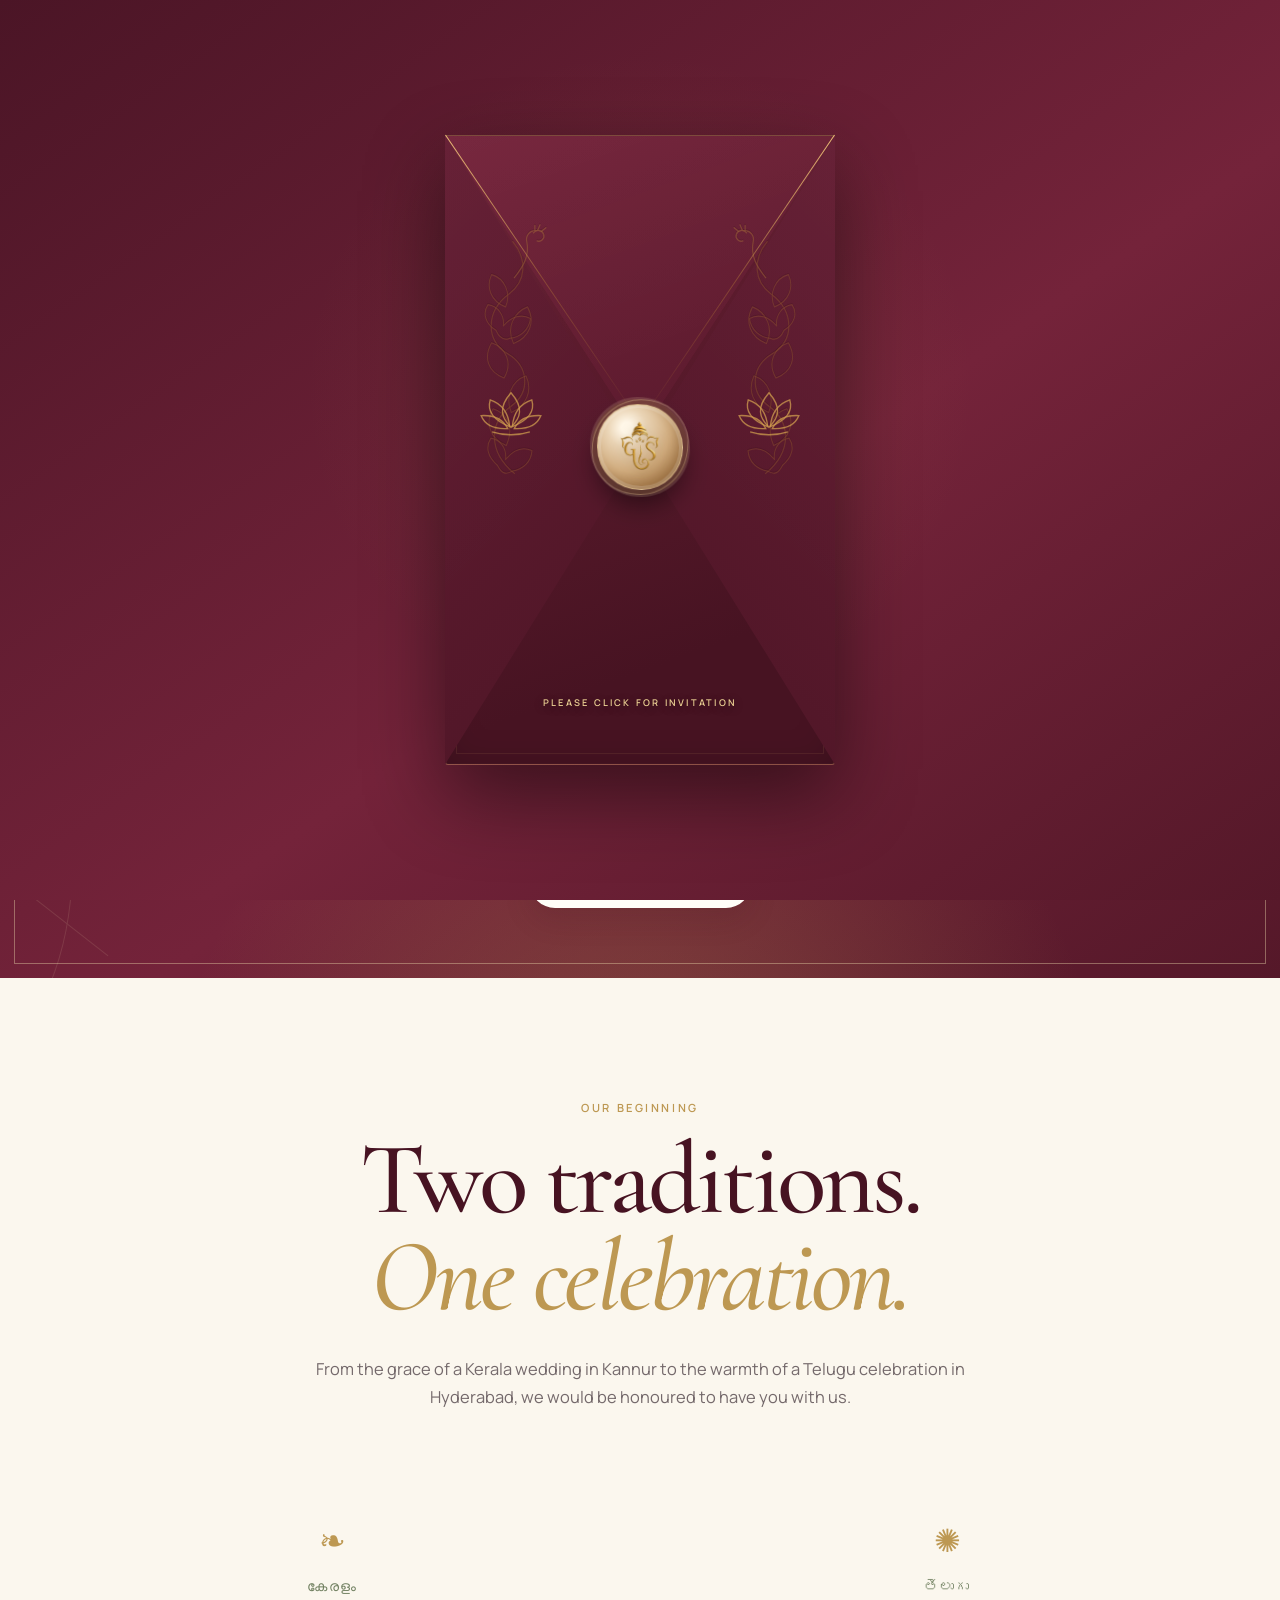
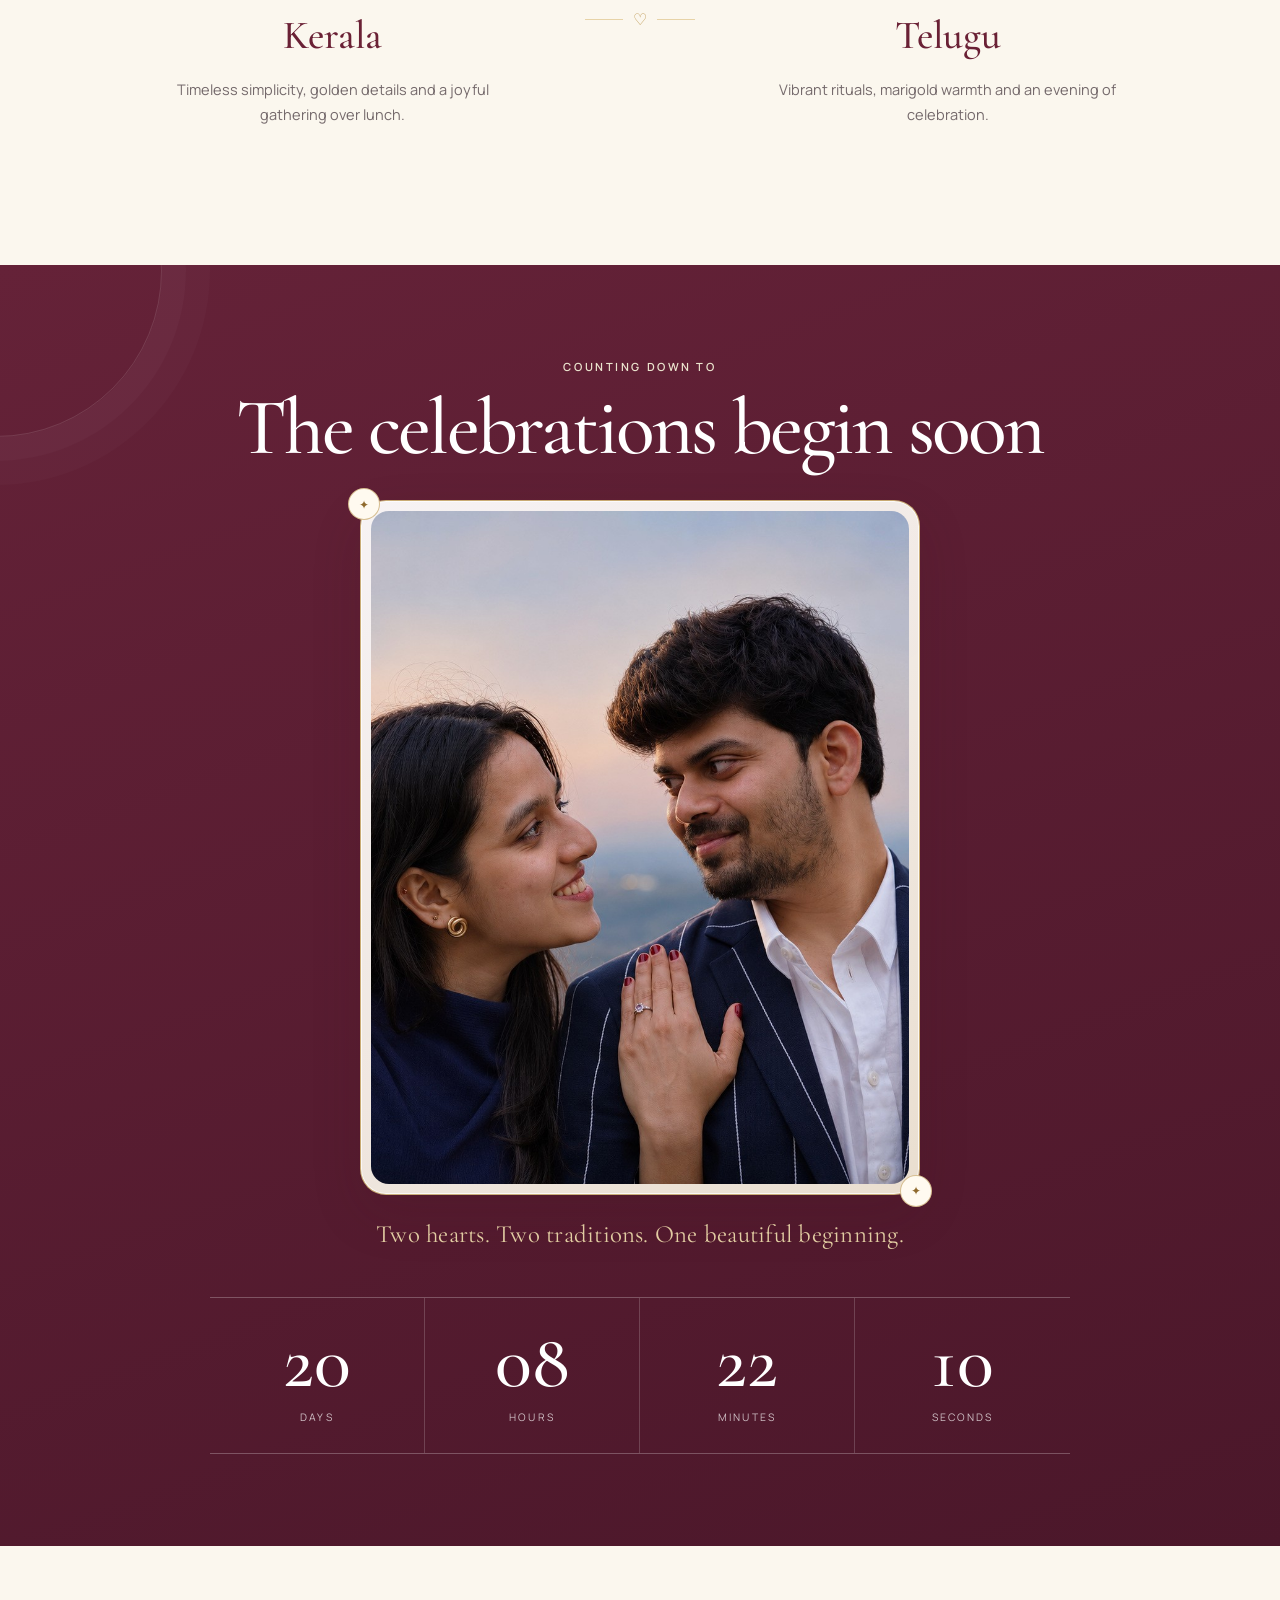
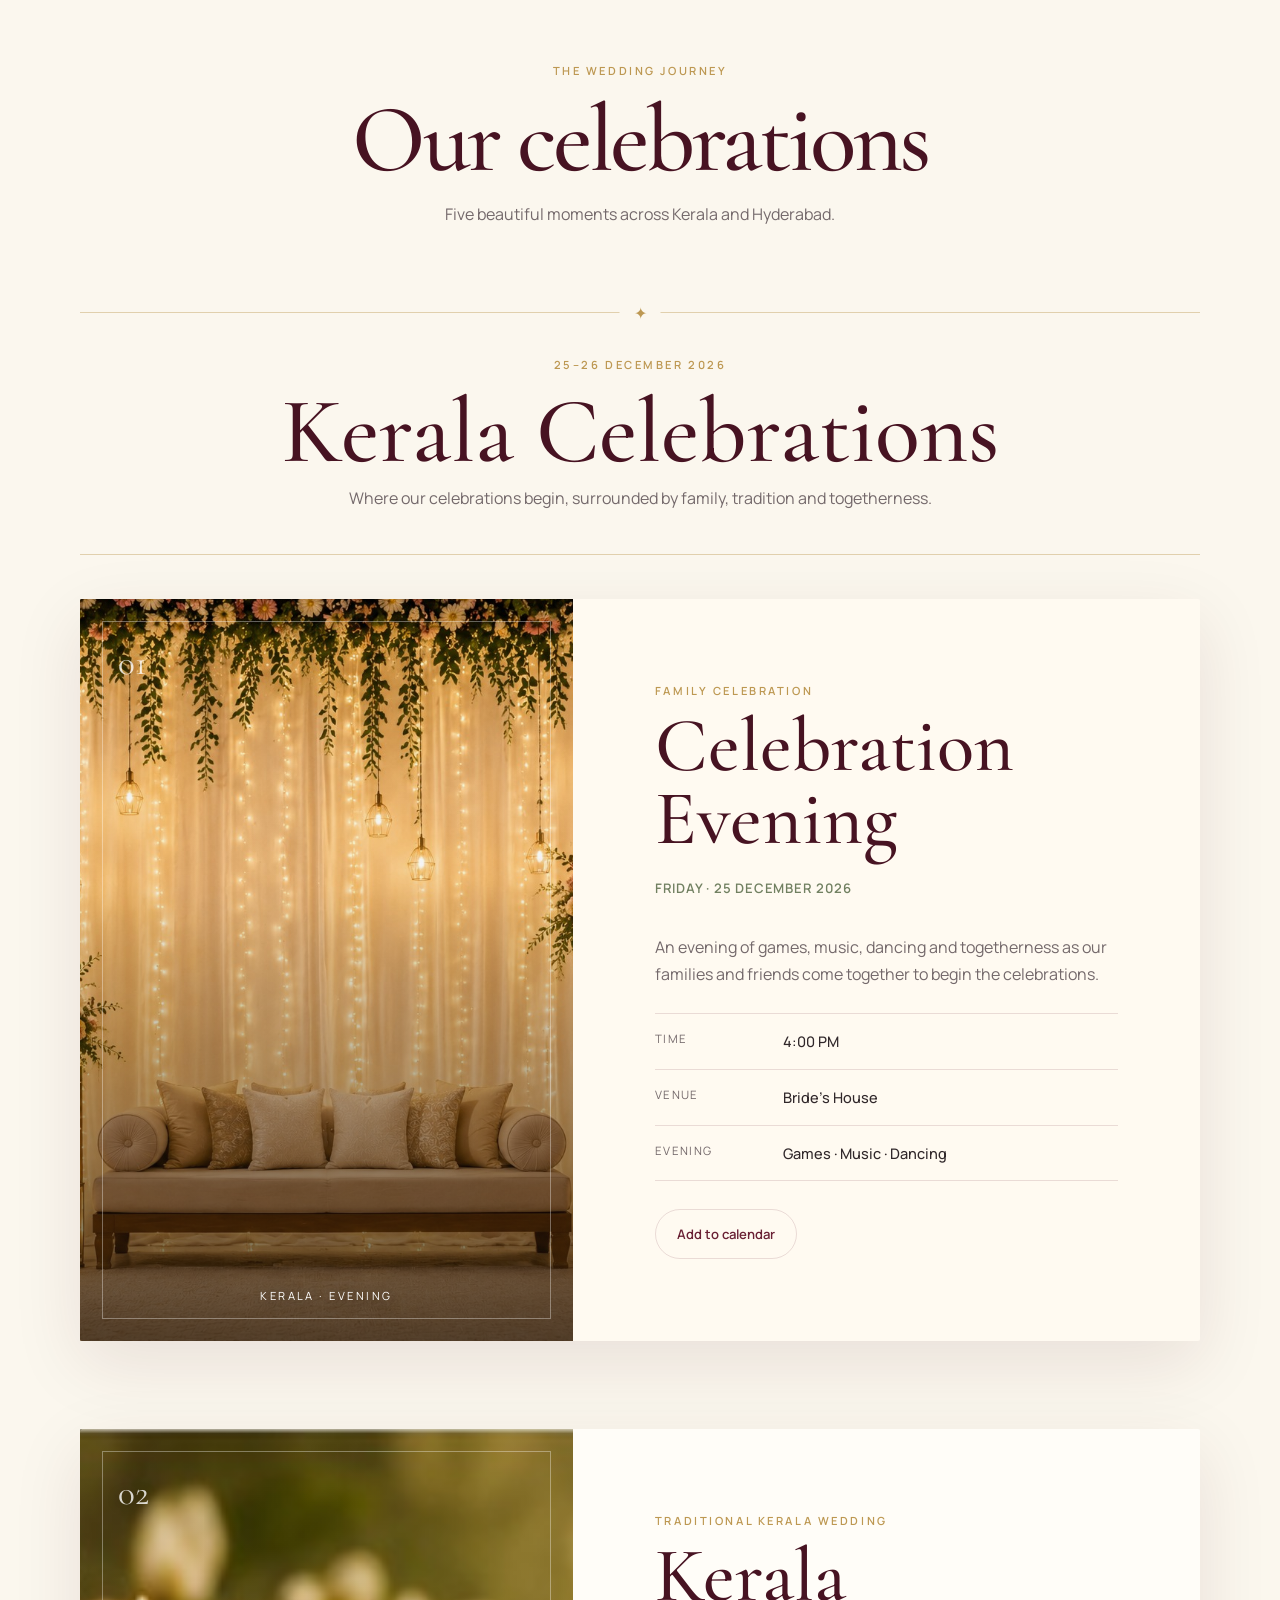
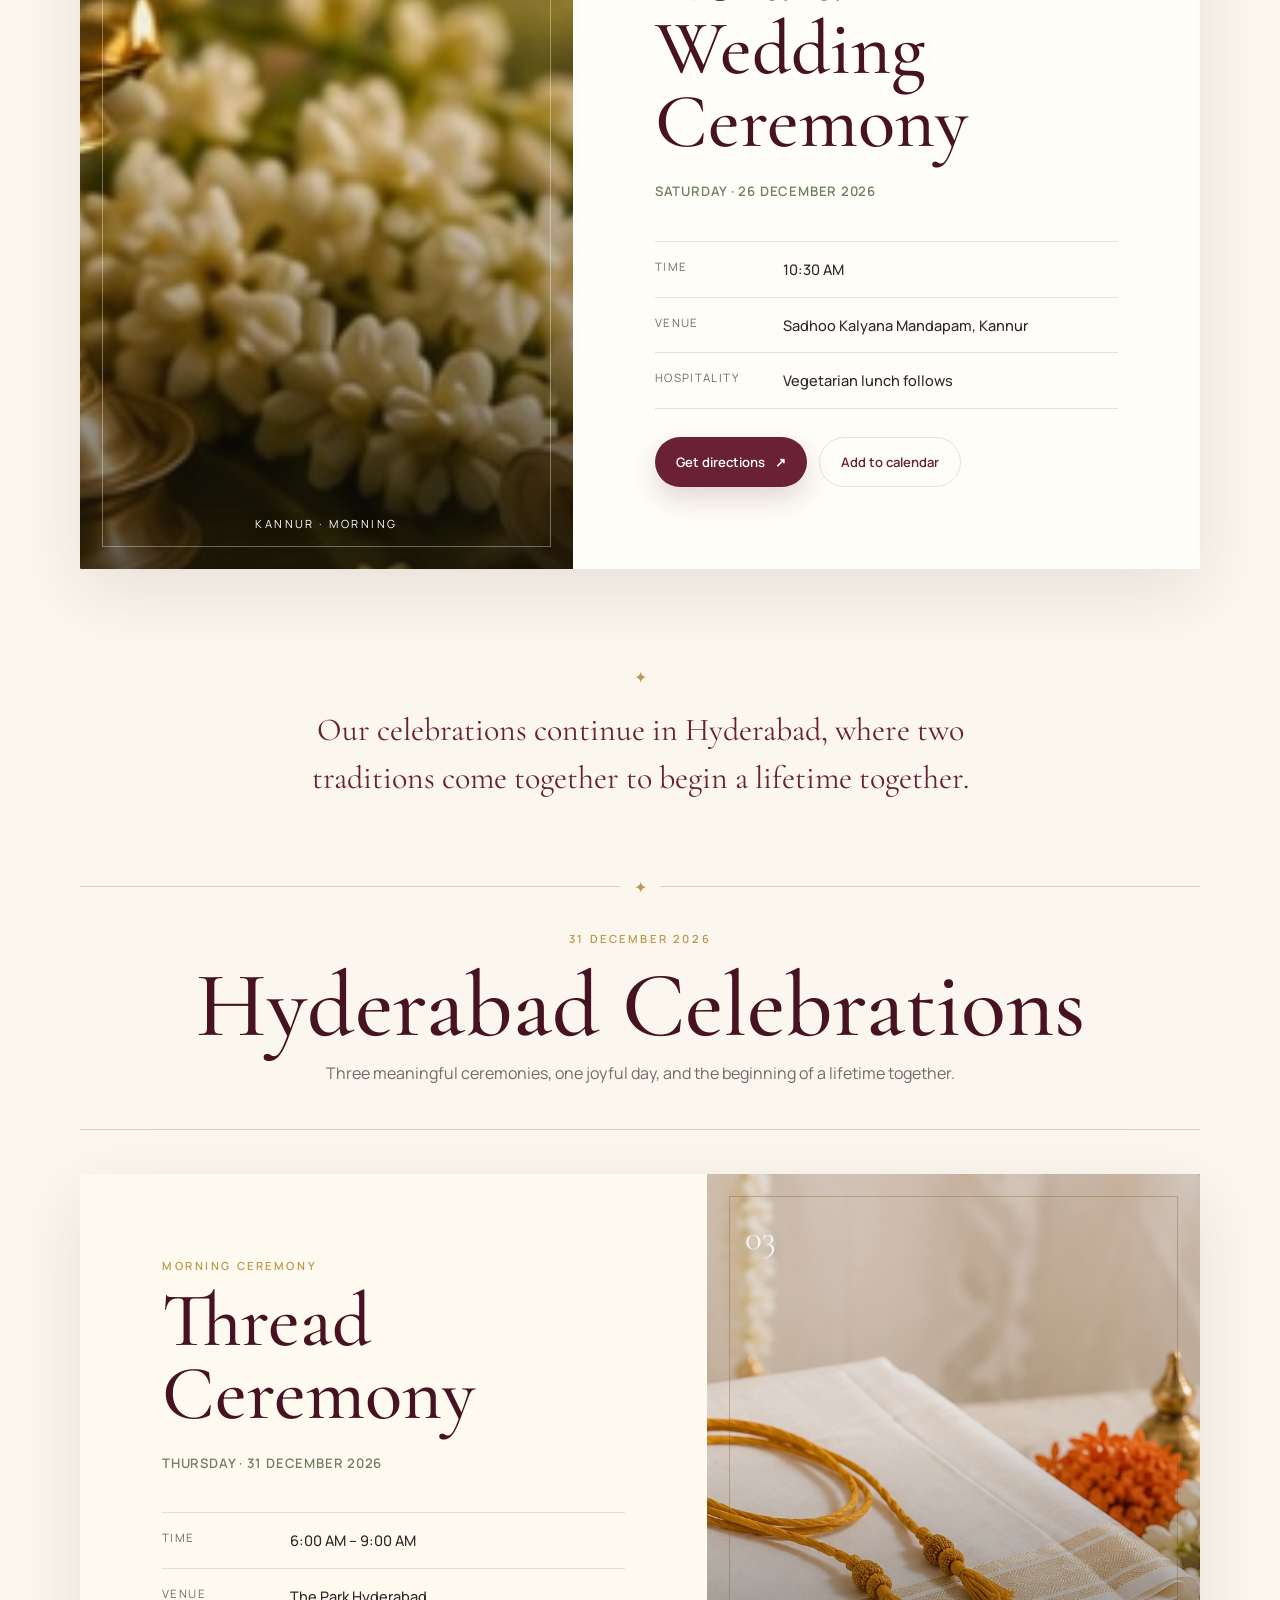
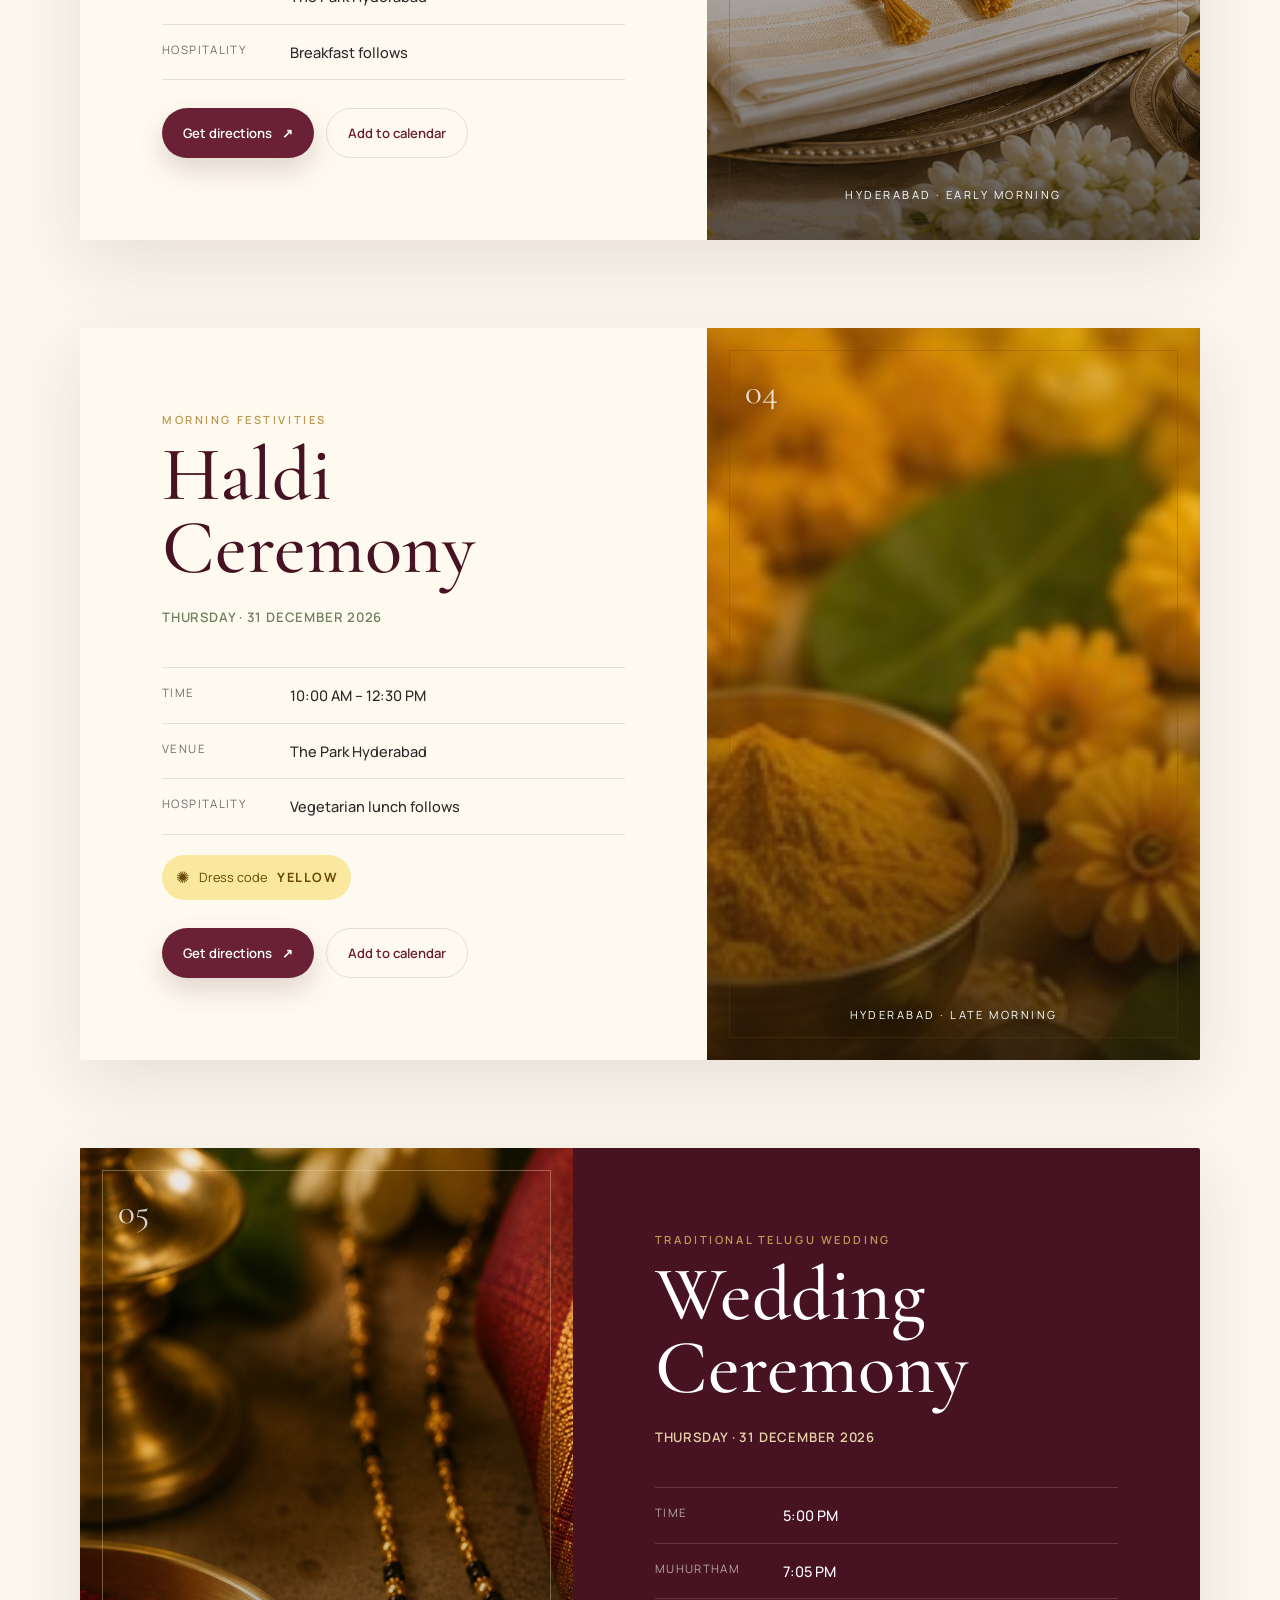
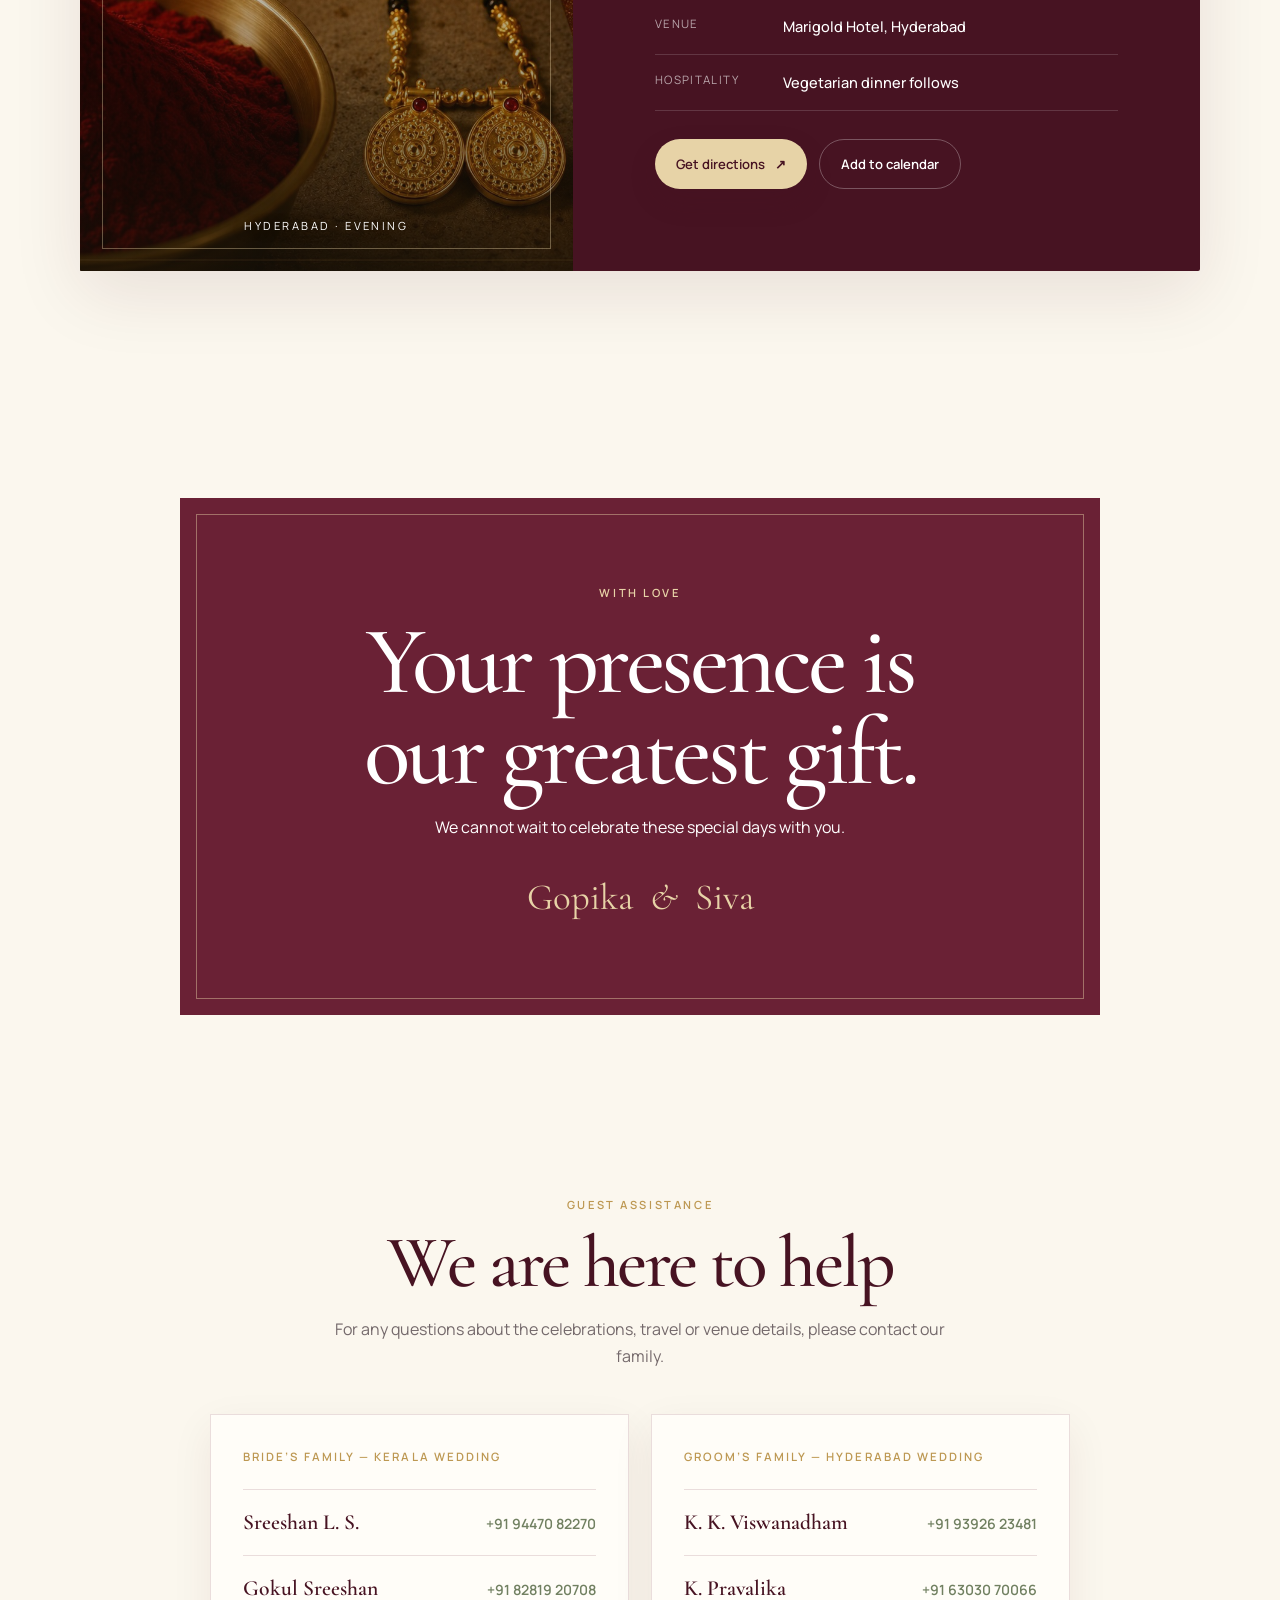
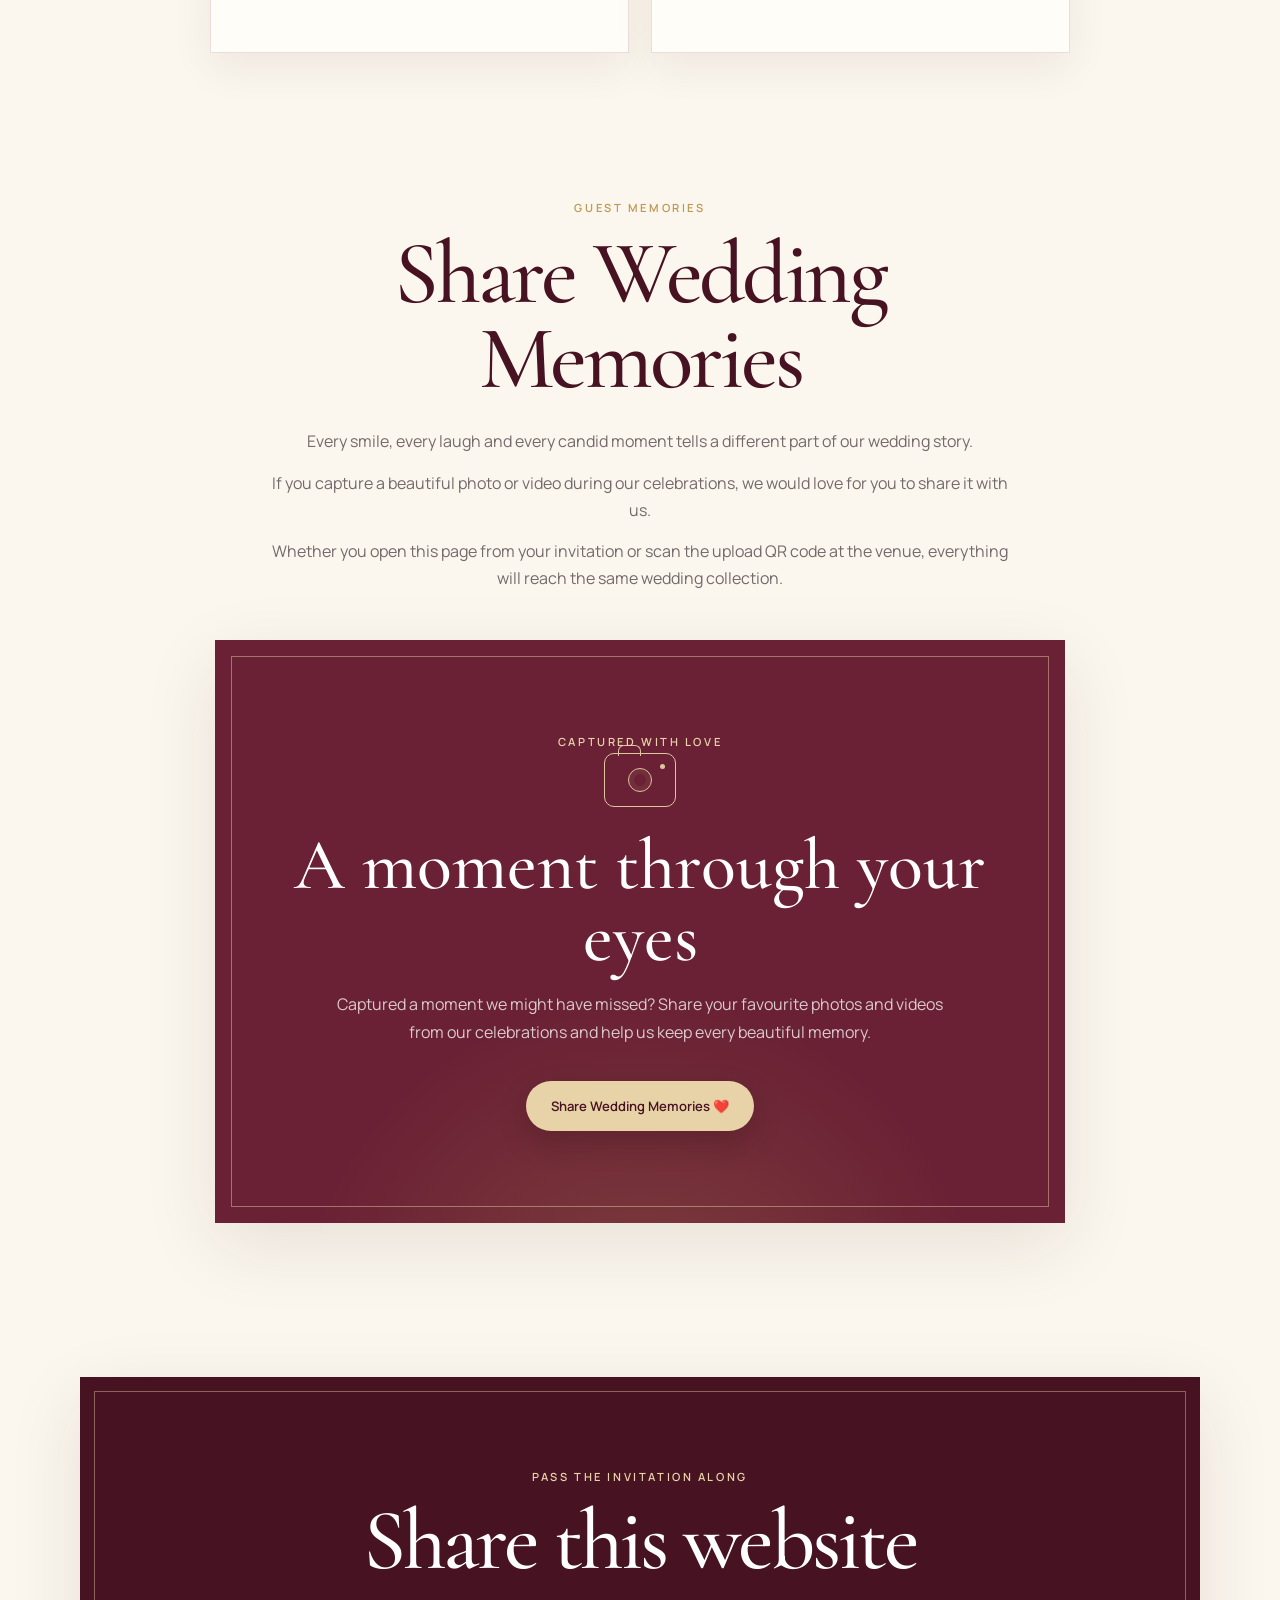
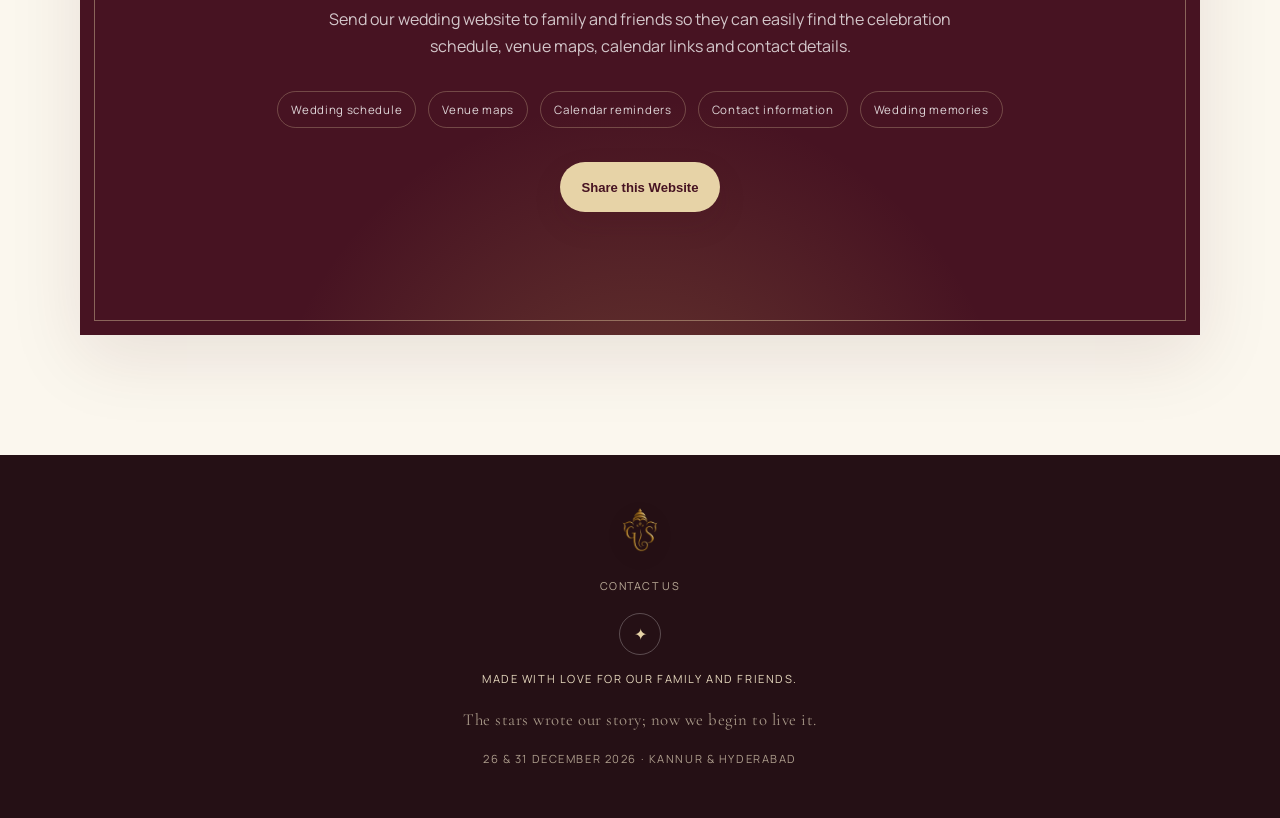
<file: index.html>
<!-- Wedding Edition 4.7 — Harmonized Burgundy Palette -->
<!-- Wedding Edition 4.6 — Embossed Reference Match -->
<!-- Wedding Edition 4.5 — Peacock + Lotus Invitation Reveal -->
<!-- Wedding Edition 4.2 — Reference-inspired Invitation Reveal -->
<!-- Wedding Edition 4.0 — Interactive Burgundy Envelope -->
<!-- Wedding Edition 3.2.1 — Clean Memories --><!-- Wedding Edition 3.2 — WedUploader Integration --><!DOCTYPE html>

<html lang="en">
<head>
<meta charset="utf-8"/>
<meta content="width=device-width, initial-scale=1" name="viewport"/>
<meta content="#651f32" name="theme-color"/>
<meta content="Join Gopika and Siva for their Kerala and Telugu wedding celebrations in Kannur and Hyderabad on 26 and 31 December 2026." name="description"/>
<title>Gopika &amp; Siva | Wedding Celebrations</title>
<link href="https://fonts.googleapis.com" rel="preconnect"/>
<link crossorigin="" href="https://fonts.gstatic.com" rel="preconnect"/>
<link href="https://fonts.googleapis.com/css2?family=Cormorant+Garamond:ital,wght@0,500;0,600;1,500&amp;family=Manrope:wght@400;500;600&amp;display=swap" rel="stylesheet"/>
<style>
:root {
  --ivory: #fbf7ee;
  --paper: #fffdf8;
  --maroon: #6a2135;
  --deep-maroon: #471322;
  --gold: #bd9852;
  --gold-light: #e7d3a7;
  --olive: #718061;
  --haldi: #f3dd78;
  --haldi-deep: #c38a12;
  --ink: #30272a;
  --muted: #74696b;
  --line: rgba(106, 33, 53, .14);
  --shadow: 0 22px 70px rgba(71, 19, 34, .10);
}

* { box-sizing: border-box; }
html { scroll-behavior: smooth; }
body {
  margin: 0;
  color: var(--ink);
  background: var(--ivory);
  font-family: "Manrope", sans-serif;
  line-height: 1.7;
  overflow-x: hidden;
}
a { color: inherit; }
.skip-link { position: fixed; left: 16px; top: -80px; z-index: 99; padding: 10px 16px; background: white; color: var(--maroon); border-radius: 8px; }
.skip-link:focus { top: 16px; }

.hero {
  position: relative;
  min-height: 100svh;
  display: grid;
  place-items: center;
  padding: 70px 24px;
  overflow: hidden;
  color: white;
  text-align: center;
  background:
    radial-gradient(circle at 50% 115%, rgba(189,152,82,.32), transparent 36%),
    radial-gradient(circle at 8% 6%, rgba(255,255,255,.08), transparent 23%),
    linear-gradient(145deg, #4b1526 0%, #74233a 58%, #551829 100%);
}
.hero::after {
  content: "";
  position: absolute;
  inset: 14px;
  border: 1px solid rgba(231,211,167,.42);
  pointer-events: none;
}
.arch {
  position: absolute;
  width: min(760px, 92vw);
  height: min(760px, 92vw);
  top: 8%;
  border: 1px solid rgba(231,211,167,.26);
  border-radius: 50% 50% 12px 12px;
  box-shadow: inset 0 0 0 8px rgba(255,255,255,.015);
}
.arch::before, .arch::after {
  content: "";
  position: absolute;
  inset: 20px;
  border: 1px solid rgba(231,211,167,.12);
  border-radius: inherit;
}
.arch::after { inset: 38px; }
.arch-dot { position: absolute; width: 7px; height: 7px; border: 1px solid var(--gold-light); transform: rotate(45deg); }
.dot-one { left: 8%; top: 34%; }.dot-two { right: 8%; top: 34%; }.dot-three { left: calc(50% - 3px); top: 1%; }
.hero-inner { position: relative; z-index: 2; width: min(780px, 100%); }
.micro, .eyebrow, .event-tag { text-transform: uppercase; letter-spacing: .23em; font-size: .7rem; font-weight: 600; }
.micro { opacity: .78; }
.welcome { font-family: "Cormorant Garamond", serif; color: var(--gold-light); font-size: 1.05rem; letter-spacing: .12em; margin: 18px 0 2px; }
.welcome span { margin: 0 8px; opacity: .55; }
.hero h1 { margin: 10px 0 16px; font-family: "Cormorant Garamond", serif; font-weight: 500; font-size: clamp(4.8rem, 16vw, 10.5rem); line-height: .78; letter-spacing: -.035em; }
.hero h1 span { display: block; }
.hero h1 i { display: block; margin: .34em 0 .30em; color: var(--gold-light); font-size: .29em; font-weight: 500; letter-spacing: 0; }
.lotus-rule { display: flex; justify-content: center; align-items: center; gap: 12px; color: var(--gold-light); margin: 28px auto 16px; }
.lotus-rule span { width: 70px; height: 1px; background: linear-gradient(90deg, transparent, currentColor); }
.lotus-rule span:last-child { transform: rotate(180deg); }
.invitation { max-width: 610px; margin: 0 auto; font-family: "Cormorant Garamond", serif; font-size: clamp(1.25rem, 3vw, 1.7rem); line-height: 1.5; }
.dates { margin: 26px 0 30px; font-size: .78rem; text-transform: uppercase; letter-spacing: .24em; color: var(--gold-light); }
.hero-leaf { position: absolute; width: 230px; height: 360px; opacity: .13; border: 1px solid var(--gold-light); border-radius: 100% 0 100% 0; transform: rotate(-24deg); }
.hero-leaf::before, .hero-leaf::after { content:""; position:absolute; width:1px; height:80%; background:var(--gold-light); left:50%; top:10%; transform:rotate(-28deg); }
.hero-leaf::after { height: 45%; transform: rotate(62deg); top: 8%; }
.hero-leaf-left { left: -120px; bottom: -70px; }
.hero-leaf-right { right: -130px; top: -50px; transform: rotate(155deg); }

.primary-button, .secondary-button {
  display: inline-flex;
  align-items: center;
  justify-content: center;
  gap: 10px;
  min-height: 50px;
  padding: 12px 21px;
  border-radius: 999px;
  text-decoration: none;
  font-size: .82rem;
  font-weight: 600;
  transition: transform .25s ease, box-shadow .25s ease, background .25s ease;
}
.primary-button { color: white; background: var(--maroon); box-shadow: 0 12px 28px rgba(71,19,34,.16); }
.primary-button:hover, .secondary-button:hover { transform: translateY(-2px); }
.light-button { background: var(--paper); color: var(--deep-maroon); }
.gold-button { background: var(--gold-light); color: var(--deep-maroon); }
.secondary-button { border: 1px solid var(--line); color: var(--maroon); }
.dark-secondary { border-color: rgba(255,255,255,.28); color: white; }

.section { width: min(1120px, calc(100% - 36px)); margin: 0 auto; }
.narrow { width: min(860px, calc(100% - 36px)); }
.story { padding: 120px 0 105px; text-align: center; }
.eyebrow { color: var(--gold); margin: 0 0 14px; }
h2, h3, .signature { font-family: "Cormorant Garamond", serif; }
.story h2, .section-heading h2, .presence h2, .contact h2, .countdown-section h2 { margin: 0; color: var(--deep-maroon); font-size: clamp(3.2rem, 8vw, 6.6rem); font-weight: 500; line-height: .95; letter-spacing: -.035em; }
.story h2 em { color: var(--gold); font-weight: 500; }
.lead { max-width: 730px; margin: 30px auto 0; color: var(--muted); font-size: 1.03rem; }
.culture-pair { display: grid; grid-template-columns: 1fr 110px 1fr; align-items: center; margin-top: 68px; }
.culture-pair article { padding: 34px; }
.culture-symbol { color: var(--gold); font-size: 2rem; }
.culture-script { margin: 6px 0 0; color: var(--olive); font-size: .86rem; letter-spacing: .1em; }
.culture-pair h3 { margin: 4px 0 8px; color: var(--maroon); font-size: 2.5rem; font-weight: 500; }
.culture-pair article > p:last-child { max-width: 350px; margin: auto; color: var(--muted); font-size: .91rem; }
.culture-join { display: flex; align-items: center; color: var(--gold); }
.culture-join span { height: 1px; flex: 1; background: var(--gold-light); }
.culture-join b { padding: 0 10px; font-weight: 400; }

.countdown-section { padding: 92px 0; color: white; text-align: center; background: linear-gradient(160deg, #652238 0%, #4b172a 100%); position: relative; overflow: hidden; }
.countdown-section::before { content:""; position:absolute; width:330px; height:330px; border:1px solid rgba(255,255,255,.12); border-radius:50%; left:-170px; top:-160px; box-shadow:0 0 0 24px rgba(255,255,255,.025),0 0 0 48px rgba(255,255,255,.018); }
.countdown-section h2 { color: white; font-size: clamp(2.7rem, 7vw, 5rem); }
.pale { color: #ebe4ce; }
.countdown { display: grid; grid-template-columns: repeat(4, 1fr); margin-top: 42px; border-top: 1px solid rgba(255,255,255,.25); border-bottom: 1px solid rgba(255,255,255,.25); }
.countdown div { padding: 26px 8px; border-right: 1px solid rgba(255,255,255,.18); }
.countdown div:last-child { border-right: 0; }
.countdown strong { display: block; font-family: "Cormorant Garamond", serif; font-size: clamp(2.5rem, 8vw, 4.8rem); font-weight: 500; line-height: 1; }
.countdown span { display:block; margin-top:8px; font-size:.65rem; text-transform:uppercase; letter-spacing:.2em; opacity:.72; }

.events { padding: 115px 0 125px; }
.section-heading { text-align: center; margin-bottom: 70px; }
.section-heading h2 { font-size: clamp(3.3rem, 8vw, 6rem); }
.section-heading > p:last-child { color: var(--muted); }
.timeline { display: none; }
.chapter { min-height: 570px; display: grid; grid-template-columns: .88fr 1.12fr; margin-bottom: 62px; overflow: hidden; border-radius: 2px; background: var(--paper); box-shadow: var(--shadow); }
.chapter-copy { padding: clamp(42px, 7vw, 82px); display: flex; flex-direction: column; justify-content: center; }
.chapter-art { position: relative; display: grid; place-items: center; min-height: 460px; overflow: hidden; background: #e6e1cd; color: var(--maroon); text-align: center; }
.chapter-art::before { content:""; position:absolute; inset:22px; border:1px solid rgba(106,33,53,.28); }
.chapter-art > p { position: absolute; bottom: 36px; margin:0; font-size:.7rem; text-transform:uppercase; letter-spacing:.22em; }
.art-number { position:absolute; top:34px; left:38px; font-family:"Cormorant Garamond",serif; font-size:2.2rem; color:rgba(106,33,53,.48); }
.event-tag { color: var(--gold); margin: 0; }
.chapter h3 { margin: 10px 0 8px; color: var(--deep-maroon); font-size: clamp(2.7rem, 6vw, 4.8rem); line-height: .95; font-weight: 500; }
.event-date-line { color: var(--olive); font-size: .82rem; font-weight:600; letter-spacing:.06em; text-transform:uppercase; }
.event-details { margin-top: 25px; border-top: 1px solid var(--line); }
.event-details div { display:grid; grid-template-columns:110px 1fr; gap:18px; padding:15px 0; border-bottom:1px solid var(--line); }
.event-details span { color:var(--muted); font-size:.72rem; text-transform:uppercase; letter-spacing:.12em; }
.event-details strong { font-size:.91rem; font-weight:500; }
.actions { display:flex; flex-wrap:wrap; gap:12px; margin-top:28px; }
.temple-arch { width: 190px; height: 275px; border: 2px solid var(--gold); border-radius: 100px 100px 3px 3px; box-shadow: inset 0 0 0 13px #e6e1cd, inset 0 0 0 14px rgba(106,33,53,.34); position: relative; }
.temple-arch::before { content:"✦"; position:absolute; top:30px; left:0; right:0; color:var(--maroon); font-size:2rem; }
.temple-arch::after { content:""; position:absolute; width:104px; height:104px; left:41px; bottom:36px; border:1px solid var(--maroon); transform:rotate(45deg); }
.chapter-haldi { grid-template-columns: 1.12fr .88fr; background:#fffaf0; }
.chapter-haldi .chapter-art { background: var(--haldi); color:#674800; }
.chapter-haldi .chapter-art::before { border-color:rgba(103,72,0,.28); }
.marigold-ring { display:grid; place-items:center; width:220px; height:220px; border:1px solid rgba(103,72,0,.5); border-radius:50%; box-shadow:0 0 0 18px rgba(255,255,255,.11),0 0 0 19px rgba(103,72,0,.16),0 0 0 38px rgba(255,255,255,.09); }
.marigold-ring span { font-size:5rem; color:#a56f00; animation: breathe 4s ease-in-out infinite; }
.dress-note { display:grid; grid-template-columns:auto auto 1fr; align-items:center; gap:10px; width:max-content; max-width:100%; margin-top:20px; padding:9px 14px; border-radius:999px; color:#694900; background:#f9e89e; }
.dress-note p, .dress-note strong { margin:0; font-size:.8rem; }.dress-note strong { text-transform:uppercase; letter-spacing:.12em; }
.chapter-telugu { color:white; background:var(--deep-maroon); }
.chapter-telugu .chapter-copy h3, .chapter-telugu .event-details strong { color:white; }
.chapter-telugu .event-date-line { color:var(--gold-light); }
.chapter-telugu .event-details { border-color:rgba(255,255,255,.15); }
.chapter-telugu .event-details div { border-color:rgba(255,255,255,.15); }
.chapter-telugu .event-details span { color:rgba(255,255,255,.62); }
.chapter-telugu .chapter-art { background:#8b3148; color:var(--gold-light); }
.chapter-telugu .chapter-art::before { border-color:rgba(231,211,167,.38); }
.chapter-telugu .art-number { color:rgba(255,255,255,.42); }
.rangoli { display:grid; place-items:center; width:230px; height:230px; border:1px solid var(--gold-light); transform:rotate(45deg); box-shadow:inset 0 0 0 16px #8b3148,inset 0 0 0 17px rgba(231,211,167,.5); }
.rangoli::before,.rangoli::after { content:""; position:absolute; width:150px; height:150px; border:1px solid var(--gold-light); border-radius:50%; }
.rangoli::after { width:105px; height:105px; }
.rangoli span { transform:rotate(-45deg); font-size:2rem; }

.presence { padding: 40px 20px 110px; }
.presence-frame { position:relative; width:min(920px,100%); margin:auto; padding:85px 35px; color:white; text-align:center; background:var(--maroon); }
.presence-frame::before { content:""; position:absolute; inset:16px; border:1px solid rgba(231,211,167,.45); }
.presence h2 { position:relative; color:white; font-size:clamp(3rem,8vw,6rem); }
.presence p { position:relative; }.presence .eyebrow { color:var(--gold-light); }
.signature { position:relative; margin-top:26px; color:var(--gold-light); font-size:2.3rem; }.signature span { font-style:italic; margin:0 8px; }
.contact { padding: 70px 0 110px; text-align:center; }
.contact h2 { font-size:clamp(2.5rem,6vw,4.6rem); }
.contact > p:last-child { max-width:590px; margin:18px auto 0; color:var(--muted); }
footer { display:flex; flex-direction:column; align-items:center; gap:14px; padding:50px 20px; color:#e5d7bd; background:#251015; text-align:center; }
footer a { display:grid; place-items:center; width:42px; height:42px; border:1px solid rgba(255,255,255,.25); border-radius:50%; text-decoration:none; }
footer p { margin:0; font-size:.7rem; letter-spacing:.14em; text-transform:uppercase; }

.reveal { opacity:0; transform:translateY(28px); transition:opacity .8s ease,transform .8s ease; }
.reveal.visible { opacity:1; transform:none; }
@keyframes breathe { 50% { transform:scale(1.08) rotate(8deg); } }
@media (prefers-reduced-motion: reduce) { html{scroll-behavior:auto}.reveal{opacity:1;transform:none;transition:none}.marigold-ring span{animation:none} }


/* Version 1.1 editorial event photography */
.chapter-photo { background:#241f18; color:#fff; isolation:isolate; }
.chapter-photo::before { z-index:3; inset:22px; border-color:rgba(255,255,255,.35); pointer-events:none; }
.chapter-photo img { position:absolute; inset:0; width:100%; height:100%; object-fit:cover; object-position:center; transform:scale(1.015); transition:transform 1.1s ease; }
.chapter-photo .photo-shade { position:absolute; inset:0; z-index:1; background:linear-gradient(180deg,rgba(20,15,8,.02) 35%,rgba(20,15,8,.68) 100%); }
.chapter-photo .art-number, .chapter-photo > p { z-index:2; color:#fff; text-shadow:0 2px 14px rgba(0,0,0,.45); }
.chapter-photo .art-number { opacity:.8; }
.chapter:hover .chapter-photo img { transform:scale(1.065); }
@media (prefers-reduced-motion: reduce) { .chapter-photo img { transition:none; } .chapter:hover .chapter-photo img { transform:scale(1.015); } }

@media (max-width: 780px) {
  .hero { min-height: 94svh; padding-top:60px; }
  .arch { top:12%; height:74vw; min-height:390px; }
  .hero h1 { font-size:clamp(4.2rem,24vw,7rem); }
  .hero::after { inset:9px; }
  .culture-pair { grid-template-columns:1fr; gap:8px; }
  .culture-pair article { padding:24px 20px; }
  .culture-join { width:120px; margin:auto; transform:rotate(90deg); }
  .countdown div { padding:20px 3px; }
  .countdown strong { font-size:2.1rem; }
  .countdown span { letter-spacing:.08em; font-size:.56rem; }
  .events { padding-top:90px; }
  .chapter, .chapter-haldi { grid-template-columns:1fr; min-height:0; margin-bottom:35px; }
  .chapter-haldi .chapter-copy { order:2; }.chapter-haldi .chapter-art { order:1; }
  .chapter-art { min-height:330px; }
  .chapter-copy { padding:38px 24px 42px; }
  .chapter h3 { font-size:3.1rem; }
  .event-details div { grid-template-columns:82px 1fr; gap:12px; }
  .actions { flex-direction:column; }
  .primary-button,.secondary-button { width:100%; }
  .temple-arch { transform:scale(.8); }.marigold-ring{transform:scale(.8)}.rangoli{transform:rotate(45deg) scale(.75)}
  .presence { padding-left:0; padding-right:0; }.presence-frame{padding:70px 24px;}
}

/* Guest assistance */
.contact-intro {
  max-width: 620px;
  margin: 18px auto 0;
  color: var(--muted);
}
.contact-groups {
  display: grid;
  grid-template-columns: repeat(2, minmax(0, 1fr));
  gap: 22px;
  max-width: 860px;
  margin: 44px auto 0;
  text-align: left;
}
.contact-card {
  padding: 32px;
  background: var(--paper);
  border: 1px solid var(--line);
  box-shadow: 0 14px 40px rgba(71, 19, 34, .07);
}
.contact-label {
  margin: 0 0 22px;
  color: var(--gold);
  font-size: .72rem;
  font-weight: 600;
  letter-spacing: .18em;
  text-transform: uppercase;
}
.contact-person {
  display: flex;
  align-items: baseline;
  justify-content: space-between;
  gap: 18px;
  padding: 14px 0;
  border-top: 1px solid var(--line);
}
.contact-person strong {
  color: var(--deep-maroon);
  font-family: "Cormorant Garamond", serif;
  font-size: 1.35rem;
  font-weight: 600;
}
.contact-person a {
  color: var(--olive);
  font-size: .88rem;
  font-weight: 600;
  text-decoration: none;
  white-space: nowrap;
}
.contact-person a:hover { text-decoration: underline; }
.footer-dates { opacity: .7; }

@media (max-width: 780px) {
  .contact-groups { grid-template-columns: 1fr; }
  .contact-card { padding: 26px 22px; }
  .contact-person { align-items: flex-start; flex-direction: column; gap: 3px; }
}


/* Version 1.1 — G&S Identity Edition */
.hero-inner {
  display: flex;
  flex-direction: column;
  align-items: center;
}

.hero-emblem {
  display: block;
  width: auto;
  height: clamp(82px, 9vw, 102px);
  margin: 20px auto 17px;
  object-fit: contain;
  filter: drop-shadow(0 12px 26px rgba(15,4,8,.22)) drop-shadow(0 0 12px rgba(189,152,82,.16));
}

.hero h1 {
  margin: 1px 0 17px;
  font-size: clamp(4.65rem, 15vw, 9.8rem);
  line-height: .76;
  letter-spacing: -.045em;
  text-wrap: balance;
}

.hero h1 span {
  text-shadow: 0 5px 26px rgba(25, 6, 12, .12);
}

.hero h1 i {
  position: relative;
  width: max-content;
  margin: .35em auto .31em;
  color: var(--gold-light);
  font-size: .27em;
  font-style: italic;
  line-height: 1;
  text-shadow: none;
}

.hero h1 i::before,
.hero h1 i::after {
  content: "";
  position: absolute;
  top: 52%;
  width: 34px;
  height: 1px;
  background: linear-gradient(90deg, transparent, currentColor);
  opacity: .7;
}

.hero h1 i::before { right: calc(100% + 13px); }
.hero h1 i::after { left: calc(100% + 13px); transform: rotate(180deg); }

.hero .lotus-rule { margin-top: 25px; }

.footer-emblem {
  display: block;
  width: auto;
  height: 52px;
  margin: 0 auto 2px;
  object-fit: contain;
  opacity: .76;
  filter: drop-shadow(0 7px 16px rgba(0, 0, 0, .2));
}

@media (max-width: 780px) {
  .hero {
    min-height: 96svh;
    padding: 48px 22px 52px;
  }

  .hero-emblem {
    height: clamp(68px, 20vw, 82px);
    margin: 15px auto 14px;
  }

  .hero h1 {
    margin-top: 0;
    font-size: clamp(4rem, 22vw, 6.7rem);
    line-height: .78;
  }

  .hero h1 i::before,
  .hero h1 i::after { width: 25px; }

  .welcome { margin-top: 12px; }
  .hero .lotus-rule { margin-top: 22px; }
  .footer-emblem { height: 39px; }
}

@media (max-width: 390px) {
  .hero { padding-left: 18px; padding-right: 18px; }
  .hero-emblem { height: 66px; margin-top: 12px; }
  .hero h1 { font-size: clamp(3.75rem, 21.5vw, 5.2rem); }
  .invitation { font-size: 1.16rem; }
  .dates { letter-spacing: .17em; }
}




/* Version 1.2 — Guest Memories Edition */
.memories { padding: 35px 0 120px; }
.memories-heading { max-width: 790px; margin: 0 auto 48px; text-align: center; }
.memories-heading h2, .album-copy h2, .qr-copy h2 {
  margin: 0; color: var(--deep-maroon);
  font-family: "Cormorant Garamond", serif;
  font-size: clamp(3rem, 7vw, 5.7rem);
  font-weight: 500; line-height: .95; letter-spacing: -.035em;
}
.memories-intro { max-width: 740px; margin: 27px auto 0; color: var(--muted); }
.memories-intro p { margin: 0 0 14px; }

.memory-card {
  position: relative; width: min(850px, 100%); margin: 0 auto;
  padding: clamp(48px, 7vw, 82px) clamp(28px, 6vw, 70px);
  color: white; text-align: center;
  background:
    radial-gradient(circle at 50% 120%, rgba(189,152,82,.25), transparent 42%),
    var(--maroon);
  box-shadow: var(--shadow);
}
.memory-card::before {
  content: ""; position: absolute; inset: 16px;
  border: 1px solid rgba(231,211,167,.46); pointer-events: none;
}
.memory-card > * { position: relative; }
.memory-card .eyebrow { color: var(--gold-light); }
.memory-card h3 {
  margin: 4px 0 19px; color: white;
  font-family: "Cormorant Garamond", serif;
  font-size: clamp(2.6rem, 6vw, 4.5rem);
  font-weight: 500; line-height: 1;
}
.memory-card p { max-width: 610px; margin: 0 auto; color: rgba(255,255,255,.76); }
.memory-card .actions { justify-content: center; margin-top: 31px; }

.post-wedding { padding: 0 0 120px; }
.album-panel, .qr-panel { position: relative; overflow: hidden; }
.album-panel {
  display: grid; grid-template-columns: 1.15fr .85fr;
  min-height: 430px; background: var(--paper); box-shadow: var(--shadow);
}
.album-panel::before, .qr-panel::before {
  content: ""; position: absolute; inset: 13px;
  border: 1px solid rgba(189,152,82,.24); pointer-events: none;
}
.album-copy { position: relative; z-index: 1; padding: clamp(45px, 7vw, 80px); }
.album-copy h2, .qr-copy h2 { font-size: clamp(2.8rem, 6vw, 4.8rem); }
.album-copy > p:last-of-type, .qr-copy > p:last-of-type {
  max-width: 620px; margin: 23px 0 0; color: var(--muted);
}
.album-actions { display: flex; flex-wrap: wrap; gap: 12px; margin-top: 30px; }
.album-art {
  position: relative; display: grid; place-items: center; min-height: 350px;
  color: var(--gold-light);
  background: radial-gradient(circle at center, rgba(231,211,167,.12), transparent 47%), var(--deep-maroon);
}
.album-art::before {
  content: ""; position: absolute; inset: 22px;
  border: 1px solid rgba(231,211,167,.38);
}
.album-monogram {
  font-family: "Cormorant Garamond", serif;
  font-size: clamp(5rem, 12vw, 8rem); font-style: italic; line-height: 1;
}

.qr-panel {
  display: grid; grid-template-columns: .72fr 1.28fr; align-items: center;
  margin-top: 34px; padding: clamp(36px, 6vw, 65px);
  background: #f1ecdf; border: 1px solid var(--line);
}
.qr-placeholder {
  position: relative; z-index: 1; display: grid; place-items: center;
  width: min(230px, 100%); aspect-ratio: 1; margin: auto;
  color: var(--gold); background: var(--paper);
  border: 1px solid rgba(106,33,53,.2);
  box-shadow: 0 14px 35px rgba(71,19,34,.07); text-align: center;
}
.qr-placeholder::before, .qr-placeholder::after {
  content: ""; position: absolute; width: 32px; height: 32px;
  border-color: var(--gold); border-style: solid;
}
.qr-placeholder::before { top: 18px; left: 18px; border-width: 1px 0 0 1px; }
.qr-placeholder::after { right: 18px; bottom: 18px; border-width: 0 1px 1px 0; }
.qr-placeholder span {
  max-width: 140px; font-size: .68rem; font-weight: 600;
  letter-spacing: .15em; line-height: 1.6; text-transform: uppercase;
}
.qr-copy { position: relative; z-index: 1; padding-left: clamp(25px, 5vw, 70px); }

.footer-links {
  display: flex; flex-wrap: wrap; justify-content: center;
  gap: 10px 24px; margin: 4px 0;
}
footer .footer-links a {
  display: inline; width: auto; height: auto; color: #e5d7bd;
  border: 0; border-radius: 0; font-size: .68rem;
  letter-spacing: .12em; text-decoration: none; text-transform: uppercase; opacity: .78;
}
footer .footer-links a:hover { opacity: 1; text-decoration: underline; }
.placeholder-link[aria-disabled="true"] { cursor: default; opacity: .72; }

@media (max-width: 780px) {
  .memories { padding-bottom: 90px; }
  .memory-card { padding: 58px 25px; }
  .album-panel, .qr-panel { grid-template-columns: 1fr; }
  .album-art { min-height: 290px; }
  .qr-placeholder { width: 190px; }
  .qr-copy { padding: 34px 0 0; text-align: center; }
  .qr-copy > p:last-of-type { margin-left: auto; margin-right: auto; }
  .album-actions { flex-direction: column; }
  .album-actions .primary-button,
  .album-actions .secondary-button,
  .memory-card .primary-button { width: 100%; }
  .footer-links { gap: 10px 16px; }
}


/* Version 1.2 correction — emblem cache and ampersand spacing */
.hero h1 i {
  margin-top: .44em;
  margin-bottom: .42em;
  line-height: 1.15;
  z-index: 1;
}

@media (max-width: 780px) {
  .hero h1 i {
    margin-top: .48em;
    margin-bottom: .45em;
  }
}



/* Final hero correction — emblem visibility and ampersand balance */
.hero h1 {
  row-gap: 0;
}

.hero h1 i {
  display: block;
  position: relative;
  width: max-content;
  margin: .52em auto .48em;
  color: var(--gold-light);
  font-size: .24em;
  font-style: italic;
  line-height: 1;
  transform: translateY(.04em);
  z-index: 2;
}

.hero h1 i::before,
.hero h1 i::after {
  top: 50%;
  width: 31px;
}

@media (max-width: 780px) {
  .hero h1 i {
    margin-top: .56em;
    margin-bottom: .52em;
    font-size: .23em;
    transform: translateY(.06em);
  }

  .hero h1 i::before,
  .hero h1 i::after {
    width: 23px;
  }
}



/* Version 1.3 — Premium Polish Edition */

/* Subtle hero entrance sequence */
.hero-emblem,
.hero h1,
.hero .invitation,
.hero .dates,
.hero .primary-button {
  opacity: 0;
  transform: translateY(14px);
}

body.hero-ready .hero-emblem {
  animation: heroFadeUp .9s cubic-bezier(.22,.61,.36,1) .12s forwards;
}

body.hero-ready .hero h1 {
  animation: heroFadeUp 1s cubic-bezier(.22,.61,.36,1) .58s forwards;
}

body.hero-ready .hero .invitation {
  animation: heroFadeUp .9s cubic-bezier(.22,.61,.36,1) .96s forwards;
}

body.hero-ready .hero .dates {
  animation: heroFadeUp .85s cubic-bezier(.22,.61,.36,1) 1.16s forwards;
}

body.hero-ready .hero .primary-button {
  animation: heroFadeUp .85s cubic-bezier(.22,.61,.36,1) 1.34s forwards;
}

@keyframes heroFadeUp {
  to {
    opacity: 1;
    transform: translateY(0);
  }
}

/* Countdown enters with a gentle stagger when it reaches the viewport */
.countdown div {
  opacity: 0;
  transform: translateY(10px);
}

.countdown.countdown-ready div {
  animation: countdownFade .65s cubic-bezier(.22,.61,.36,1) forwards;
}

.countdown.countdown-ready div:nth-child(1) { animation-delay: .05s; }
.countdown.countdown-ready div:nth-child(2) { animation-delay: .14s; }
.countdown.countdown-ready div:nth-child(3) { animation-delay: .23s; }
.countdown.countdown-ready div:nth-child(4) { animation-delay: .32s; }

@keyframes countdownFade {
  to {
    opacity: 1;
    transform: translateY(0);
  }
}

/* Share Memories warmth and balance */
.memory-card {
  padding-top: clamp(58px, 8vw, 92px);
  padding-bottom: clamp(58px, 8vw, 92px);
}

.memory-camera {
  position: relative;
  width: 72px;
  height: 54px;
  margin: 0 auto 22px;
  border: 1.5px solid var(--gold-light);
  border-radius: 10px;
  opacity: .92;
}

.memory-camera::before {
  content: "";
  position: absolute;
  width: 21px;
  height: 10px;
  top: -9px;
  left: 13px;
  border: 1.5px solid var(--gold-light);
  border-bottom: 0;
  border-radius: 6px 6px 0 0;
}

.memory-camera::after {
  content: "";
  position: absolute;
  width: 22px;
  height: 22px;
  top: 14px;
  left: 23px;
  border: 1.5px solid var(--gold-light);
  border-radius: 50%;
  box-shadow: inset 0 0 0 5px rgba(231,211,167,.08);
}

.memory-camera span {
  position: absolute;
  width: 5px;
  height: 5px;
  top: 10px;
  right: 10px;
  background: var(--gold-light);
  border-radius: 50%;
}

.memory-card h3 {
  margin-bottom: 17px;
}

.memory-card p {
  line-height: 1.8;
}

.memory-card .primary-button {
  padding-left: 25px;
  padding-right: 25px;
  box-shadow: 0 12px 30px rgba(25,6,12,.20);
}

/* Micro interaction polish */
.primary-button,
.secondary-button,
.footer-links a {
  transition:
    transform .28s ease,
    box-shadow .28s ease,
    background .28s ease,
    opacity .28s ease,
    border-color .28s ease;
}

.primary-button:hover,
.secondary-button:hover {
  transform: translateY(-2px);
}

.primary-button:active,
.secondary-button:active {
  transform: translateY(0);
}

.album-actions,
.memory-card .actions {
  align-items: center;
}

.album-actions .primary-button,
.album-actions .secondary-button {
  min-width: 190px;
}

.footer-thanks {
  margin-top: 4px;
  color: rgba(229,215,189,.68);
  font-family: "Cormorant Garamond", serif;
  font-size: 1.05rem;
  letter-spacing: .03em;
  text-transform: none;
}

@media (prefers-reduced-motion: reduce) {
  .hero-emblem,
  .hero h1,
  .hero .invitation,
  .hero .dates,
  .hero .primary-button,
  .countdown div {
    opacity: 1;
    transform: none;
    animation: none !important;
  }
}

@media (max-width: 780px) {
  .memory-camera {
    width: 64px;
    height: 48px;
    margin-bottom: 20px;
  }

  .memory-camera::after {
    width: 20px;
    height: 20px;
    top: 13px;
    left: 21px;
  }

  .album-actions .primary-button,
  .album-actions .secondary-button {
    min-width: 0;
  }
}


/* Version 2.0 — event clarity */
#events .chapter + .chapter {
  margin-top: clamp(54px, 7vw, 88px);
}

#share-memories .memories-intro {
  max-width: 760px;
}

#share-memories .memory-card .actions {
  margin-top: 34px;
}


/* Version 2.1 — full-scene event photography */
.chapter-art.photo-full-scene {
  background: #2b2118;
}

.chapter-art.photo-full-scene .photo-backdrop {
  position: absolute;
  inset: -20px;
  width: calc(100% + 40px);
  height: calc(100% + 40px);
  object-fit: cover;
  filter: blur(18px) brightness(.62) saturate(.85);
  transform: scale(1.08);
  opacity: .78;
}

.chapter-art.photo-full-scene .photo-main {
  position: absolute;
  inset: 0;
  width: 100%;
  height: 100%;
  object-fit: contain;
  object-position: center;
  transform: none;
  z-index: 1;
  transition: transform 1.1s ease;
}

.chapter:hover .chapter-art.photo-full-scene .photo-main {
  transform: scale(1.018);
}

.chapter-art.photo-full-scene .photo-shade {
  z-index: 2;
  background: linear-gradient(
    180deg,
    rgba(20,15,8,.04) 38%,
    rgba(20,15,8,.66) 100%
  );
}

.chapter-art.photo-full-scene::before {
  z-index: 4;
}

.chapter-art.photo-full-scene .art-number,
.chapter-art.photo-full-scene > p {
  z-index: 3;
}

@media (max-width: 780px) {
  .chapter-art.photo-full-scene {
    min-height: 360px;
  }
}


/* Version 2.2 — remove image gaps and improve framing */
.chapter-kerala-fit .chapter-art.photo-full-scene .photo-main {
  object-fit: cover;
  object-position: 43% center;
  transform: scale(1.035);
}

.chapter-thread-fit .chapter-art.photo-full-scene .photo-main {
  object-fit: cover;
  object-position: 54% center;
  transform: scale(1.055);
}

.chapter-kerala-fit:hover .chapter-art.photo-full-scene .photo-main {
  transform: scale(1.065);
}

.chapter-thread-fit:hover .chapter-art.photo-full-scene .photo-main {
  transform: scale(1.085);
}

@media (max-width: 780px) {
  .chapter-kerala-fit .chapter-art.photo-full-scene .photo-main {
    object-position: 39% center;
    transform: scale(1.03);
  }

  .chapter-thread-fit .chapter-art.photo-full-scene .photo-main {
    object-position: 56% center;
    transform: scale(1.045);
  }
}


/* Version 2.3 — remove remaining Haldi and Telugu image gaps */
.chapter-haldi-fit .chapter-art.photo-full-scene .photo-main {
  object-fit: cover;
  object-position: 47% center;
  transform: scale(1.035);
}

.chapter-telugu-fit .chapter-art.photo-full-scene .photo-main {
  object-fit: cover;
  object-position: 48% center;
  transform: scale(1.04);
}

.chapter-haldi-fit:hover .chapter-art.photo-full-scene .photo-main {
  transform: scale(1.065);
}

.chapter-telugu-fit:hover .chapter-art.photo-full-scene .photo-main {
  transform: scale(1.07);
}

@media (max-width: 780px) {
  .chapter-haldi-fit .chapter-art.photo-full-scene .photo-main {
    object-position: 45% center;
    transform: scale(1.03);
  }

  .chapter-telugu-fit .chapter-art.photo-full-scene .photo-main {
    object-position: 47% center;
    transform: scale(1.035);
  }
}


/* Version 2.6 — native website sharing */
.share-site-panel {
  position: relative;
  margin-top: 34px;
  padding: clamp(56px, 8vw, 90px) clamp(28px, 7vw, 86px);
  overflow: hidden;
  color: white;
  text-align: center;
  background:
    radial-gradient(circle at 50% 125%, rgba(189,152,82,.28), transparent 42%),
    var(--deep-maroon);
  box-shadow: var(--shadow);
}

.share-site-panel::before {
  content: "";
  position: absolute;
  inset: 14px;
  border: 1px solid rgba(231,211,167,.42);
  pointer-events: none;
}

.share-site-copy {
  position: relative;
  z-index: 1;
  max-width: 760px;
  margin: 0 auto;
}

.share-site-copy .eyebrow {
  color: var(--gold-light);
}

.share-site-copy h2 {
  margin: 0;
  color: white;
  font-family: "Cormorant Garamond", serif;
  font-size: clamp(3rem, 7vw, 5.4rem);
  font-weight: 500;
  line-height: .95;
  letter-spacing: -.035em;
}

.share-site-copy > p:not(.eyebrow):not(.share-site-status) {
  max-width: 650px;
  margin: 24px auto 0;
  color: rgba(255,255,255,.76);
}

.share-site-features {
  display: flex;
  flex-wrap: wrap;
  justify-content: center;
  gap: 10px 12px;
  margin: 30px auto 34px;
}

.share-site-features span {
  padding: 8px 13px;
  border: 1px solid rgba(231,211,167,.28);
  border-radius: 999px;
  color: rgba(255,255,255,.82);
  font-size: .72rem;
  letter-spacing: .06em;
}

.share-site-panel .primary-button {
  border: 0;
  cursor: pointer;
  background: var(--gold-light);
  color: var(--deep-maroon);
}

.share-site-status {
  min-height: 1.5em;
  margin: 14px 0 0;
  color: var(--gold-light);
  font-size: .78rem;
}

@media (max-width: 780px) {
  .share-site-panel {
    padding: 62px 25px;
  }

  .share-site-panel .primary-button {
    width: 100%;
  }

  .share-site-features {
    gap: 8px;
  }
}


/* Wedding Edition 3.0 — production polish */
.wedding-welcome {
  position: fixed; inset: 0; z-index: 9999; display: grid; place-items: center;
  color: #e7d3a7; background: #471322;
  transition: opacity .65s ease, visibility .65s ease;
}
.wedding-welcome.is-hidden { opacity: 0; visibility: hidden; pointer-events: none; }
.wedding-welcome-inner { text-align: center; animation: welcomeIn .9s ease both; }
.wedding-welcome img { width: 118px; height: 118px; object-fit: contain; filter: drop-shadow(0 10px 24px rgba(0,0,0,.2)); }
.wedding-welcome p {
  margin: 18px 0 2px; font-family: "Cormorant Garamond", serif;
  font-size: clamp(2.4rem, 8vw, 4rem); line-height: 1; color: white;
}
.wedding-welcome span { font-size: .7rem; letter-spacing: .24em; text-transform: uppercase; }
@keyframes welcomeIn { from { opacity: 0; transform: translateY(10px); } to { opacity: 1; transform: none; } }
.contact-groups { grid-template-columns: repeat(2, minmax(0,1fr)); }
.contact-email-card { grid-column: 1 / -1; }
.contact-email-card .contact-person { justify-content: center; gap: 28px; }
footer > a[aria-label="Back to top"] { color: var(--gold-light); font-size: 1rem; }
@media (max-width:780px) {
  .contact-email-card { grid-column: auto; }
  .contact-email-card .contact-person { justify-content: flex-start; gap: 3px; }
}
@media (prefers-reduced-motion: reduce) {
  .wedding-welcome-inner { animation: none; }
  .wedding-welcome { transition: none; }
}

/* Wedding Edition 3.0.2 — engagement photo trial */
.invitation-line {
  max-width: 860px;
  margin-left: auto;
  margin-right: auto;
  text-wrap: balance;
}
.engagement-trial {
  width: min(100%, 560px);
  margin: 34px auto 38px;
  text-align: center;
}
.engagement-frame {
  position: relative;
  padding: 10px;
  border: 1px solid rgba(189, 152, 82, .75);
  border-radius: 26px;
  background:
    linear-gradient(145deg, rgba(255,255,255,.95), rgba(247,239,222,.92));
  box-shadow:
    0 20px 50px rgba(71, 19, 34, .16),
    inset 0 0 0 1px rgba(255,255,255,.75);
}
.engagement-frame::before,
.engagement-frame::after {
  content: "✦";
  position: absolute;
  z-index: 2;
  width: 30px;
  height: 30px;
  display: grid;
  place-items: center;
  border-radius: 50%;
  color: #8f6a2d;
  background: #fffaf0;
  border: 1px solid rgba(189, 152, 82, .6);
  font-size: .72rem;
}
.engagement-frame::before { top: -13px; left: -13px; }
.engagement-frame::after { right: -13px; bottom: -13px; }
.engagement-frame img {
  display: block;
  width: 100%;
  aspect-ratio: 4 / 5;
  object-fit: cover;
  object-position: center 38%;
  border-radius: 18px;
}
.engagement-caption {
  margin: 18px 0 0;
  font-family: "Cormorant Garamond", Georgia, serif;
  font-size: clamp(1.2rem, 2.5vw, 1.55rem);
  color: #e7d3a7;
  letter-spacing: .01em;
}
@media (max-width: 640px) {
  .engagement-trial {
    width: min(88vw, 430px);
    margin: 26px auto 30px;
  }
  .engagement-frame {
    padding: 7px;
    border-radius: 22px;
  }
  .engagement-frame img {
    border-radius: 15px;
  }
}
@media (prefers-reduced-motion: no-preference) {
  .engagement-trial {
    animation: engagementReveal .9s ease both;
  }
  @keyframes engagementReveal {
    from { opacity: 0; transform: translateY(16px); }
    to { opacity: 1; transform: translateY(0); }
  }
}

/* Wedding Edition 3.0.3 — mobile contact polish */
@media (max-width: 780px) {
  .contact-groups {
    grid-template-columns: minmax(0, 1fr) !important;
    gap: 18px;
    width: 100%;
    max-width: 520px;
    margin-top: 30px;
  }

  .contact-card,
  .contact-email-card {
    grid-column: 1 / -1 !important;
    width: 100%;
    min-width: 0;
    padding: 24px 22px;
    box-sizing: border-box;
  }

  .contact-label {
    margin-bottom: 16px;
    font-size: .68rem;
    line-height: 1.65;
    letter-spacing: .15em;
  }

  .contact-person,
  .contact-email-card .contact-person {
    align-items: flex-start;
    flex-direction: column;
    justify-content: flex-start;
    gap: 5px;
    padding: 16px 0;
    min-width: 0;
  }

  .contact-person strong {
    font-size: clamp(1.45rem, 7vw, 1.8rem);
    line-height: 1.08;
    overflow-wrap: normal;
    word-break: normal;
  }

  .contact-person a {
    max-width: 100%;
    font-size: clamp(.91rem, 4vw, 1rem);
    line-height: 1.45;
    white-space: normal;
    overflow-wrap: anywhere;
  }
}

@media (max-width: 420px) {
  .contact-section .section-heading,
  #contact .section-heading {
    font-size: clamp(2.5rem, 13vw, 3.7rem);
  }

  .contact-card,
  .contact-email-card {
    padding: 22px 19px;
  }
}

/* Wedding Edition 3.0.4 — two-card contact layout */
.contact-groups {
  grid-template-columns: repeat(2, minmax(0, 1fr)) !important;
  align-items: stretch;
}

.contact-card {
  width: 100%;
  min-width: 0;
  box-sizing: border-box;
}

@media (max-width: 780px) {
  .contact-groups {
    grid-template-columns: minmax(0, 1fr) !important;
    gap: 18px;
    width: 100%;
    max-width: 520px;
    margin: 30px auto 0;
  }

  .contact-card {
    grid-column: 1 / -1 !important;
    width: 100%;
    padding: 24px 22px;
  }

  .contact-person {
    align-items: flex-start;
    flex-direction: column;
    gap: 5px;
    padding: 16px 0;
  }

  .contact-person strong {
    font-size: clamp(1.45rem, 7vw, 1.8rem);
    line-height: 1.08;
    word-break: normal;
  }

  .contact-person a {
    max-width: 100%;
    font-size: clamp(.91rem, 4vw, 1rem);
    line-height: 1.45;
    overflow-wrap: anywhere;
  }
}

/* Wedding Edition 3.1 — city-based celebration chapters */
.event-group-heading {
  position: relative;
  margin: 84px auto 44px;
  padding: 42px 28px;
  text-align: center;
  border-top: 1px solid rgba(189,152,82,.42);
  border-bottom: 1px solid rgba(189,152,82,.42);
}
.event-group-heading:first-of-type { margin-top: 18px; }
.event-group-heading h3 {
  margin: 4px 0 9px;
  color: var(--deep-maroon);
  font-family: "Cormorant Garamond", serif;
  font-size: clamp(3.2rem, 8vw, 5.8rem);
  font-weight: 500;
  line-height: .95;
}
.event-group-heading > p:last-child {
  max-width: 690px;
  margin: 0 auto;
  color: var(--muted);
}
.event-group-heading::before {
  content: "✦";
  position: absolute;
  top: -13px;
  left: 50%;
  padding: 0 14px;
  color: var(--gold);
  background: var(--ivory);
  transform: translateX(-50%);
}
.city-transition {
  width: min(760px, calc(100% - 32px));
  margin: 95px auto 34px;
  text-align: center;
}
.city-transition span {
  display: block;
  margin-bottom: 15px;
  color: var(--gold);
}
.city-transition p {
  margin: 0;
  color: var(--maroon);
  font-family: "Cormorant Garamond", serif;
  font-size: clamp(1.45rem, 3.5vw, 2rem);
  line-height: 1.5;
}
.chapter-celebration {
  background: #fffaf1;
}
.chapter-celebration .chapter-art {
  background: #39291d;
}
.chapter-celebration-fit .chapter-art.photo-full-scene .photo-main {
  object-fit: cover;
  object-position: center;
  transform: scale(1.025);
}
.chapter-celebration-fit:hover .chapter-art.photo-full-scene .photo-main {
  transform: scale(1.055);
}
.event-description {
  max-width: 620px;
  margin: 21px 0 0;
  color: var(--muted);
}
@media (max-width: 780px) {
  .event-group-heading {
    margin: 62px auto 30px;
    padding: 34px 18px;
  }
  .event-group-heading:first-of-type { margin-top: 8px; }
  .city-transition { margin-top: 65px; }
  .chapter-celebration-fit .chapter-art.photo-full-scene .photo-main {
    object-position: center;
    transform: scale(1.02);
  }
}





/* Wedding Edition 4.6 — Embossed Reference Match */
html.invitation-locked,
html.invitation-locked body { overflow: hidden; }

.invitation-gate {
  position: fixed;
  inset: 0;
  z-index: 100000;
  display: grid;
  place-items: center;
  min-height: 100svh;
  padding: 14px;
  overflow: hidden;
  background:
    radial-gradient(circle at 50% 43%, rgba(189,152,82,.10), transparent 41%),
    linear-gradient(145deg, #4b1526 0%, #74233a 58%, #551829 100%);
  transition: opacity .85s ease, visibility .85s ease;
}

.invite-scene {
  width: min(390px, 90vw);
  perspective: 1900px;
}

.invite-envelope {
  position: relative;
  width: 100%;
  aspect-ratio: .62 / 1;
  cursor: pointer;
  transform-style: preserve-3d;
  filter: drop-shadow(0 30px 40px rgba(0,0,0,.48));
}

.invite-back {
  position: absolute;
  inset: 0;
  border-radius: 3px;
  background:
    linear-gradient(160deg, rgba(255,255,255,.025), transparent 34%),
    linear-gradient(160deg, #6a2135 0%, #471322 79%);
  border: 1px solid rgba(231,190,111,.30);
  box-shadow:
    inset 0 0 0 1px rgba(255,255,255,.012),
    inset 0 0 35px rgba(0,0,0,.18);
}

.invite-back::after {
  content: "";
  position: absolute;
  inset: 10px;
  border: 1px solid rgba(231,190,111,.09);
}

.invite-card {
  position:absolute;
  z-index:2;
  left:8%;
  right:8%;
  top:6%;
  height:88%;
  display:flex;
  flex-direction:column;
  align-items:center;
  justify-content:center;
  padding:28px 24px;
  color:#55162a;
  text-align:center;
  background:
    radial-gradient(circle at 50% 0%, rgba(220,180,105,.09), transparent 26%),
    linear-gradient(180deg,#fffdf7 0%,#fff4e3 100%);
  border:1px solid rgba(189,152,82,.54);
  box-shadow:0 14px 28px rgba(0,0,0,.22);
  opacity:0;
  visibility:hidden;
  transform:translateY(43%) scale(.92);
  transform-origin:center bottom;
  transition:
    transform 1.2s cubic-bezier(.18,.78,.22,1),
    opacity .45s ease .78s,
    visibility 0s linear .78s,
    box-shadow 1s ease;
}

.invite-card::before {
  content:"";
  position:absolute;
  inset:13px;
  border:1px solid rgba(189,152,82,.34);
  pointer-events:none;
}
.invite-card-logo{width:56px;height:56px;object-fit:contain;margin-bottom:10px}
.invite-card-kicker,.invite-card-copy,.invite-card-date{
  margin:0;text-transform:uppercase;letter-spacing:.20em;font-size:.53rem
}
.invite-card h1{
  margin:13px 0 11px;
  font-family:"Cormorant Garamond",Georgia,serif;
  font-size:clamp(2.6rem,10vw,4rem);
  font-weight:500;line-height:.9
}
.invite-card h1 em{color:#bd9852;font-weight:500}
.invite-card-rule{display:flex;align-items:center;gap:10px;margin:16px 0 14px;color:#bd9852}
.invite-card-rule span{width:44px;height:1px;background:currentColor;opacity:.52}
.invite-card-rule b{font-size:.55rem}

.invite-panel,.invite-flap{position:absolute;inset:0;pointer-events:none}
.invite-panel{z-index:5}
.invite-panel-left{
  clip-path:polygon(0 0,50% 50%,0 100%);
  background:
    linear-gradient(135deg,rgba(255,255,255,.018),transparent 50%),
    linear-gradient(135deg,#641d33,#471322)
}
.invite-panel-right{
  clip-path:polygon(100% 0,50% 50%,100% 100%);
  background:
    linear-gradient(225deg,rgba(255,255,255,.018),transparent 50%),
    linear-gradient(225deg,#641d33,#471322)
}
.invite-panel-bottom{
  clip-path:polygon(0 100%,50% 50%,100% 100%);
  background:linear-gradient(0deg,#471322,#5d1b30 86%)
}

.invite-flap{
  z-index:7;
  clip-path:polygon(0 0,100% 0,50% 48%);
  transform-origin:50% 0;
  transform:rotateX(0deg);
  backface-visibility:hidden;
  background:
    linear-gradient(160deg,rgba(255,255,255,.025),transparent 40%),
    linear-gradient(160deg,#74233a 0%,#4b1526 84%);
  border-top:1px solid rgba(231,190,111,.34);
  transition:transform 1.05s cubic-bezier(.22,.74,.22,1),z-index 0s linear .55s
}

/* thin gold piping on fold edges */
.invite-envelope::before,
.invite-envelope::after{
  content:"";
  position:absolute;
  z-index:9;
  top:0;
  width:1px;
  height:56%;
  background:linear-gradient(to bottom,rgba(245,205,124,.92),rgba(191,132,55,.38),transparent);
  transform-origin:top;
  pointer-events:none;
}
.invite-envelope::before{left:0;transform:rotate(-34.1deg)}
.invite-envelope::after{right:0;transform:rotate(34.1deg)}

/* embossed floral + peacock-inspired ornamentation */
.ornament{
  position:absolute;
  z-index:8;
  top:14%;
  width:88px;
  height:264px;
  pointer-events:none;
  opacity:.58
}
.ornament-left{left:4.5%}
.ornament-right{right:4.5%;transform:scaleX(-1)}
.ornament svg{width:100%;height:100%;overflow:visible}
.ornament path{
  fill:none;
  stroke:rgba(178,112,55,.50);
  stroke-width:1.75;
  stroke-linecap:round;
  stroke-linejoin:round;
  filter:
    drop-shadow(0 1px 0 rgba(245,205,124,.06))
    drop-shadow(0 -1px 0 rgba(25,0,7,.54));
}
.ornament .leaf,
.ornament .flower{stroke-width:1.5}
.ornament .peacock-neck,
.ornament .peacock-eye,
.ornament .crest{stroke:rgba(199,140,66,.57)}

/* lotus */
.lotus{
  position:absolute;
  z-index:9;
  top:39%;
  width:78px;
  height:60px;
  pointer-events:none;
  opacity:.88
}
.lotus-left{left:7%}
.lotus-right{right:7%}
.lotus svg{
  width:100%;height:100%;
  fill:none;
  stroke:rgba(225,177,83,.74);
  stroke-width:2.05;
  filter:drop-shadow(0 1px 0 rgba(255,226,154,.08))
}

/* ivory wax seal like the reference */
.invite-seal{
  position:absolute;
  z-index:11;
  left:50%;
  top:49.5%;
  width:86px;
  height:86px;
  display:grid;
  place-items:center;
  padding:0;
  border:1px solid rgba(218,190,143,.82);
  border-radius:48% 52% 49% 51%;
  cursor:pointer;
  transform:translate(-50%,-50%) rotate(-1deg);
  background:
    radial-gradient(circle at 35% 27%,#fff7e8 0 7%,#ead4b5 24%,#cfaa7c 53%,#a57948 78%,#76502a 100%);
  box-shadow:
    0 0 0 5px rgba(114,72,36,.28),
    0 0 0 7px rgba(242,219,172,.16),
    0 15px 27px rgba(0,0,0,.48),
    inset 0 0 0 3px rgba(255,255,255,.16),
    inset -5px -6px 10px rgba(92,55,25,.16);
}
.invite-seal::before{
  content:"";
  position:absolute;
  inset:-6px;
  border:1px solid rgba(231,203,153,.34);
  border-radius:54% 46% 52% 48%;
  transform:rotate(9deg)
}
.invite-seal img{
  width:58px;height:58px;object-fit:contain;
  filter:drop-shadow(0 3px 6px rgba(75,42,12,.25))
}

.invite-tap{
  position:absolute;
  z-index:12;
  left:0;right:0;bottom:8.5%;
  margin:0;
  color:#e9cf92;
  text-align:center;
  text-transform:uppercase;
  letter-spacing:.24em;
  font-size:.58rem;
  font-weight:600;
  text-shadow:0 2px 10px rgba(0,0,0,.48)
}

/* golden activation */
.golden-awakening{
  position:absolute;
  z-index:10;
  left:50%;top:49.5%;
  width:18px;height:18px;
  transform:translate(-50%,-50%);
  pointer-events:none;
  opacity:0
}
.golden-awakening::before,
.golden-awakening::after{
  content:"";
  position:absolute;
  left:50%;top:50%;
  border-radius:50%;
  transform:translate(-50%,-50%) scale(.1);
  opacity:0
}
.golden-awakening::before{
  width:150px;height:150px;
  background:radial-gradient(circle,
    rgba(255,253,229,.99) 0 4%,
    rgba(255,219,119,.98) 12%,
    rgba(245,159,42,.70) 29%,
    rgba(199,82,24,.28) 52%,
    transparent 73%);
  filter:blur(4px)
}
.golden-awakening::after{
  width:250px;height:250px;
  background:radial-gradient(circle,rgba(255,188,67,.40),transparent 68%);
  filter:blur(12px)
}
.golden-awakening .ray{
  position:absolute;
  left:50%;top:50%;
  width:2px;height:174px;
  border-radius:100%;
  transform-origin:50% 0;
  opacity:0;
  background:linear-gradient(to bottom,rgba(255,252,220,.97),rgba(255,189,65,.69) 38%,transparent 100%);
  filter:drop-shadow(0 0 5px rgba(255,190,67,.86))
}
.r1{transform:rotate(0deg)}.r2{transform:rotate(45deg)}.r3{transform:rotate(90deg)}.r4{transform:rotate(135deg)}
.r5{transform:rotate(180deg)}.r6{transform:rotate(225deg)}.r7{transform:rotate(270deg)}.r8{transform:rotate(315deg)}
.golden-awakening .spark{
  position:absolute;left:50%;top:50%;
  width:5px;height:5px;border-radius:50%;opacity:0;
  background:#ffe8a7;box-shadow:0 0 8px #ffbd48,0 0 18px rgba(255,170,50,.74)
}
.s1{--x:-90px;--y:-115px}.s2{--x:95px;--y:-88px}.s3{--x:-112px;--y:65px}
.s4{--x:108px;--y:92px}.s5{--x:-45px;--y:145px}.s6{--x:48px;--y:138px}

.invitation-gate.opening .invite-tap{opacity:0;transform:translateY(7px)}
.invitation-gate.opening .golden-awakening{opacity:1}
.invitation-gate.opening .golden-awakening::before{animation:sealBurst .95s cubic-bezier(.16,.78,.28,1) both}
.invitation-gate.opening .golden-awakening::after{animation:auraBurst 1.22s ease-out both}
.invitation-gate.opening .golden-awakening .ray{animation:goldenRay .98s ease-out both}
.invitation-gate.opening .golden-awakening .spark{animation:goldenSpark 1.1s ease-out both}
.invitation-gate.opening .invite-seal{animation:sealAwaken .86s cubic-bezier(.2,.8,.2,1) both}
.invitation-gate.opening .lotus svg{animation:lotusGlow 1.15s ease-out both}
.invitation-gate.opening .ornament path{animation:ornamentGlow 1.15s ease-out both}

.invitation-gate.opening .invite-flap{
  transition-delay:.60s;
  z-index:1;
  transform:rotateX(179deg)
}
.invitation-gate.opening .invite-card{
  z-index:8;
  opacity:1;
  visibility:visible;
  transform:translateY(-16%) scale(1.01);
  box-shadow:0 34px 58px rgba(0,0,0,.32)
}
.invitation-gate.revealing{opacity:0;visibility:hidden;pointer-events:none}

@keyframes sealBurst{
  0%{opacity:0;transform:translate(-50%,-50%) scale(.08)}
  22%{opacity:1}
  58%{opacity:1;transform:translate(-50%,-50%) scale(1.15)}
  100%{opacity:0;transform:translate(-50%,-50%) scale(1.75)}
}
@keyframes auraBurst{
  0%{opacity:0;transform:translate(-50%,-50%) scale(.05)}
  35%{opacity:.97}
  100%{opacity:0;transform:translate(-50%,-50%) scale(1.87)}
}
@keyframes goldenRay{
  0%{opacity:0;height:18px}
  25%{opacity:.96}
  100%{opacity:0;height:207px}
}
@keyframes goldenSpark{
  0%{opacity:0;transform:translate(-50%,-50%) scale(.2)}
  22%{opacity:1}
  100%{opacity:0;transform:translate(calc(-50% + var(--x)),calc(-50% + var(--y))) scale(.1)}
}
@keyframes sealAwaken{
  0%{transform:translate(-50%,-50%) rotate(-1deg) scale(1);opacity:1}
  22%{transform:translate(-50%,-50%) rotate(-1deg) scale(1.08);opacity:1}
  55%{transform:translate(-50%,-50%) rotate(-1deg) scale(.94);opacity:1}
  100%{transform:translate(-50%,-50%) rotate(-1deg) scale(.36);opacity:0}
}
@keyframes lotusGlow{
  0%{stroke:rgba(225,177,83,.74);filter:none}
  45%{stroke:#ffe3a2;filter:drop-shadow(0 0 7px rgba(255,190,67,.95)) drop-shadow(0 0 16px rgba(255,150,35,.62))}
  100%{stroke:rgba(225,177,83,.30);filter:none}
}
@keyframes ornamentGlow{
  0%{stroke:rgba(178,112,55,.50);filter:none}
  45%{stroke:#f5b85c;filter:drop-shadow(0 0 5px rgba(255,179,63,.72))}
  100%{stroke:rgba(178,112,55,.22);filter:none}
}

@media(max-width:520px){
  .invite-scene{width:min(350px,88vw)}
  .invite-seal{width:76px;height:76px}
  .invite-seal img{width:51px;height:51px}
  .lotus{width:68px;top:39.8%}
  .ornament{width:72px;height:220px;top:15%}
  .invite-card{padding:22px 18px}
  .invite-card-logo{width:50px;height:50px}
  .invite-tap{font-size:.54rem;bottom:7.8%}
}
@media(max-height:690px){.invite-scene{width:min(315px,70vh)}}
@media(prefers-reduced-motion:reduce){
  .golden-awakening{display:none}
  .invitation-gate,.invite-card,.invite-flap,.invite-seal,.invite-tap{transition:none!important}
}

</style>
<meta content="Gopika &amp; Siva — Wedding Celebrations" property="og:title"/><meta content="Join us for our Kerala and Telugu wedding celebrations on 26 and 31 December 2026." property="og:description"/><meta content="website" property="og:type"/><meta content="https://sivaskinthada-web.github.io/Gopika-Siva-Wedding/" property="og:url"/><meta content="https://sivaskinthada-web.github.io/Gopika-Siva-Wedding/social-preview.jpg" property="og:image"/><meta content="1200" property="og:image:width"/><meta content="630" property="og:image:height"/><meta content="summary_large_image" name="twitter:card"/><meta content="Gopika &amp; Siva — Wedding Celebrations" name="twitter:title"/><meta content="Two traditions. One celebration. 26 &amp; 31 December 2026." name="twitter:description"/><meta content="https://sivaskinthada-web.github.io/Gopika-Siva-Wedding/social-preview.jpg" name="twitter:image"/><link href="https://sivaskinthada-web.github.io/Gopika-Siva-Wedding/" rel="canonical"/><link href="favicon.ico" rel="icon"/><link href="favicon-32.png" rel="icon" sizes="32x32"/><link href="favicon-192.png" rel="apple-touch-icon" sizes="192x192"/></head>
<body>


<div class="invitation-gate" id="invitationGate" role="dialog" aria-modal="true" aria-labelledby="gateText">
  <div class="invite-scene">
    <div class="invite-envelope" id="weddingEnvelope" role="button" tabindex="0" aria-label="Open wedding invitation">

      <div class="invite-back"></div>

      <div class="invite-card">
        <img src="Logo_GS.png" alt="" class="invite-card-logo">
        <p class="invite-card-kicker">Together with our families</p>
        <h1>Gopika <em>&amp;</em> Siva</h1>
        <p class="invite-card-copy">invite you to our wedding celebrations</p>
        <div class="invite-card-rule"><span></span><b>✦</b><span></span></div>
        <p class="invite-card-date">26 &amp; 31 December 2026</p>
      </div>

      <div class="invite-panel invite-panel-left"></div>
      <div class="invite-panel invite-panel-right"></div>
      <div class="invite-panel-bottom"></div>
      <div class="invite-flap"></div>

      <!-- Reference-inspired embossed side ornaments with subtle peacock curves -->
      <div class="ornament ornament-left" aria-hidden="true">
        <svg viewBox="0 0 120 360">
          <path class="vine" d="M70 340 C34 310 35 270 66 248 C92 229 90 194 61 177 C31 160 30 119 63 95 C86 78 88 48 68 24"/>
          <path class="leaf" d="M59 302 C36 292 30 270 41 252 C61 258 70 277 59 302Z"/>
          <path class="leaf" d="M66 257 C87 247 95 227 86 207 C66 214 57 236 66 257Z"/>
          <path class="leaf" d="M56 210 C33 201 28 181 39 162 C59 169 68 189 56 210Z"/>
          <path class="leaf" d="M69 163 C91 154 99 133 88 113 C68 121 59 142 69 163Z"/>
          <path class="leaf" d="M58 113 C38 105 31 86 39 69 C57 74 66 94 58 113Z"/>
          <path class="peacock-neck" d="M70 73 C82 58 91 43 87 24 C85 16 91 8 100 9"/>
          <path class="peacock-eye" d="M96 12 C100 7 108 8 110 14 C112 20 106 25 101 23"/>
          <path class="crest" d="M102 8 L105 1 M98 9 L98 2 M107 10 L113 5"/>
          <path class="flower" d="M47 329 C34 318 30 304 38 292 C51 294 60 306 58 321 C68 309 81 303 94 309 C93 324 82 335 67 337 C59 342 53 341 47 329Z"/>
          <path class="flower" d="M45 145 C31 136 26 122 34 110 C48 112 57 125 55 139 C66 126 80 122 92 129 C90 144 78 155 63 156 C56 159 50 156 45 145Z"/>
        </svg>
      </div>

      <div class="ornament ornament-right" aria-hidden="true">
        <svg viewBox="0 0 120 360">
          <path class="vine" d="M70 340 C34 310 35 270 66 248 C92 229 90 194 61 177 C31 160 30 119 63 95 C86 78 88 48 68 24"/>
          <path class="leaf" d="M59 302 C36 292 30 270 41 252 C61 258 70 277 59 302Z"/>
          <path class="leaf" d="M66 257 C87 247 95 227 86 207 C66 214 57 236 66 257Z"/>
          <path class="leaf" d="M56 210 C33 201 28 181 39 162 C59 169 68 189 56 210Z"/>
          <path class="leaf" d="M69 163 C91 154 99 133 88 113 C68 121 59 142 69 163Z"/>
          <path class="leaf" d="M58 113 C38 105 31 86 39 69 C57 74 66 94 58 113Z"/>
          <path class="peacock-neck" d="M70 73 C82 58 91 43 87 24 C85 16 91 8 100 9"/>
          <path class="peacock-eye" d="M96 12 C100 7 108 8 110 14 C112 20 106 25 101 23"/>
          <path class="crest" d="M102 8 L105 1 M98 9 L98 2 M107 10 L113 5"/>
          <path class="flower" d="M47 329 C34 318 30 304 38 292 C51 294 60 306 58 321 C68 309 81 303 94 309 C93 324 82 335 67 337 C59 342 53 341 47 329Z"/>
          <path class="flower" d="M45 145 C31 136 26 122 34 110 C48 112 57 125 55 139 C66 126 80 122 92 129 C90 144 78 155 63 156 C56 159 50 156 45 145Z"/>
        </svg>
      </div>

      <!-- Lotus ornaments -->
      <div class="lotus lotus-left" aria-hidden="true">
        <svg viewBox="0 0 120 90">
          <path d="M60 70 C45 55 40 40 60 17 C80 40 75 55 60 70Z"/>
          <path d="M58 69 C36 60 22 48 28 28 C46 34 56 47 58 69Z"/>
          <path d="M62 69 C84 60 98 48 92 28 C74 34 64 47 62 69Z"/>
          <path d="M55 72 C36 73 20 67 14 52 C33 51 47 56 55 72Z"/>
          <path d="M65 72 C84 73 100 67 106 52 C87 51 73 56 65 72Z"/>
          <path d="M31 77 C50 83 70 83 89 77"/>
        </svg>
      </div>

      <div class="lotus lotus-right" aria-hidden="true">
        <svg viewBox="0 0 120 90">
          <path d="M60 70 C45 55 40 40 60 17 C80 40 75 55 60 70Z"/>
          <path d="M58 69 C36 60 22 48 28 28 C46 34 56 47 58 69Z"/>
          <path d="M62 69 C84 60 98 48 92 28 C74 34 64 47 62 69Z"/>
          <path d="M55 72 C36 73 20 67 14 52 C33 51 47 56 55 72Z"/>
          <path d="M65 72 C84 73 100 67 106 52 C87 51 73 56 65 72Z"/>
          <path d="M31 77 C50 83 70 83 89 77"/>
        </svg>
      </div>

      <div class="golden-awakening" aria-hidden="true">
        <i class="ray r1"></i><i class="ray r2"></i><i class="ray r3"></i><i class="ray r4"></i>
        <i class="ray r5"></i><i class="ray r6"></i><i class="ray r7"></i><i class="ray r8"></i>
        <span class="spark s1"></span><span class="spark s2"></span><span class="spark s3"></span>
        <span class="spark s4"></span><span class="spark s5"></span><span class="spark s6"></span>
      </div>

      <button class="invite-seal" id="openInvitation" type="button" aria-label="Open invitation">
        <img src="Logo_GS.png" alt="G and S">
      </button>

      <p class="invite-tap" id="gateText">Please click for invitation</p>
    </div>
  </div>
</div>



<a class="skip-link" href="#events">Skip to event details</a>
<header class="hero" id="top">
<div aria-hidden="true" class="hero-leaf hero-leaf-left"></div>
<div aria-hidden="true" class="hero-leaf hero-leaf-right"></div>
<div aria-hidden="true" class="arch">
<span class="arch-dot dot-one"></span><span class="arch-dot dot-two"></span><span class="arch-dot dot-three"></span>
</div>
<div class="hero-inner reveal visible">
<p class="micro">Together with our families</p>
<p class="welcome">സ്വാഗതം <span>•</span> స్వాగతం</p>
<img alt="G&amp;S Ganesha emblem" class="hero-emblem" src="Logo_GS.png"/>
<h1><span>Gopika</span><i>&amp;</i><span>Siva</span></h1>
<div aria-hidden="true" class="lotus-rule"><span></span><b>✦</b><span></span></div>
<p class="invitation invitation-line">We request the pleasure of your company as we celebrate two traditions, two families, and the beginning of a lifetime together.</p>
<p class="dates">26 &amp; 31 · December · 2026</p>
<a class="primary-button light-button" href="#events">Discover the celebrations <span aria-hidden="true">↓</span></a>
</div>
</header>
<main>
<section class="story section reveal">
<p class="eyebrow">Our beginning</p>
<h2>Two traditions.<br/><em>One celebration.</em></h2>
<p class="lead">From the grace of a Kerala wedding in Kannur to the warmth of a Telugu celebration in Hyderabad, we would be honoured to have you with us.</p>
<div class="culture-pair">
<article>
<div aria-hidden="true" class="culture-symbol">❧</div>
<p class="culture-script">കേരളം</p>
<h3>Kerala</h3>
<p>Timeless simplicity, golden details and a joyful gathering over lunch.</p>
</article>
<div aria-hidden="true" class="culture-join"><span></span><b>♡</b><span></span></div>
<article>
<div aria-hidden="true" class="culture-symbol">✺</div>
<p class="culture-script">తెలుగు</p>
<h3>Telugu</h3>
<p>Vibrant rituals, marigold warmth and an evening of celebration.</p>
</article>
</div>
</section>
<section aria-label="Countdown to the Celebration Evening" class="countdown-section reveal">
<div class="section narrow">
<p class="eyebrow pale">Counting down to</p>
<h2>The celebrations begin soon</h2>
<section aria-label="Engagement portrait" class="engagement-trial"><div class="engagement-frame"><img alt="Gopika and Siva sharing a sunset moment, with their engagement ring visible" decoding="async" loading="eager" src="engagement-home.jpg"/></div><p class="engagement-caption">Two hearts. Two traditions. One beautiful beginning.</p></section><div class="countdown">
<div><strong id="days">--</strong><span>Days</span></div>
<div><strong id="hours">--</strong><span>Hours</span></div>
<div><strong id="minutes">--</strong><span>Minutes</span></div>
<div><strong id="seconds">--</strong><span>Seconds</span></div>
</div>
</div>
</section>
<section class="events section" id="events">
<div class="section-heading reveal">
<p class="eyebrow">The wedding journey</p>
<h2>Our celebrations</h2>
<p>Five beautiful moments across Kerala and Hyderabad.</p>
</div><div class="event-group-heading reveal event-group-kerala"><p class="eyebrow">25–26 December 2026</p><h3>Kerala Celebrations</h3><p>Where our celebrations begin, surrounded by family, tradition and togetherness.</p></div><article class="reveal chapter chapter-celebration chapter-celebration-fit">
<div aria-hidden="true" class="photo-full-scene chapter-art chapter-photo">
<img alt="" aria-hidden="true" class="photo-backdrop" src="celebration-evening.jpg"/>
<img alt="Elegant celebration setting with warm lights, flowers and a welcoming seating area" class="photo-main" src="celebration-evening.jpg"/>
<div class="photo-shade"></div>
<span class="art-number">01</span>
<p>Kerala · Evening</p>
</div>
<div class="chapter-copy">
<p class="event-tag">Family celebration</p>
<h3>Celebration Evening</h3>
<p class="event-date-line">Friday · 25 December 2026</p>
<p class="event-description">An evening of games, music, dancing and togetherness as our families and friends come together to begin the celebrations.</p>
<div class="event-details">
<div><span>Time</span><strong>4:00 PM</strong></div>
<div><span>Venue</span><strong>Bride's House</strong></div>
<div><span>Evening</span><strong>Games · Music · Dancing</strong></div>
</div>
<div class="actions">
<a class="secondary-button" download="" href="calendar/celebration-evening.ics">Add to calendar</a>
</div>
</div>
</article><article class="reveal chapter chapter-kerala chapter-kerala-fit">
<div aria-hidden="true" class="photo-full-scene chapter-art chapter-photo">
<img alt="" aria-hidden="true" class="photo-backdrop" src="[data-uri]"/><img alt="Kerala wedding ceremony setting" class="photo-main" src="[data-uri]"/>
<div class="photo-shade"></div>
<span class="art-number">02</span>
<p>Kannur · Morning</p>
</div>
<div class="chapter-copy">
<p class="event-tag">Traditional Kerala wedding</p>
<h3>Kerala Wedding Ceremony</h3>
<p class="event-date-line">Saturday · 26 December 2026</p>
<div class="event-details">
<div><span>Time</span><strong>10:30 AM</strong></div>
<div><span>Venue</span><strong>Sadhoo Kalyana Mandapam, Kannur</strong></div>
<div><span>Hospitality</span><strong>Vegetarian lunch follows</strong></div>
</div>
<div class="actions">
<a class="primary-button" href="https://www.google.com/maps/search/?api=1&amp;query=Sadhoo+Kalyana+Mandapam+Kannur" rel="noopener noreferrer" target="_blank">Get directions <span aria-hidden="true">↗</span></a>
<a class="secondary-button" download="" href="calendar/kerala-wedding.ics">Add to calendar</a>
</div>
</div>
</article><div class="city-transition reveal"><span aria-hidden="true">✦</span><p>Our celebrations continue in Hyderabad, where two traditions come together to begin a lifetime together.</p></div><div class="event-group-heading reveal event-group-hyderabad"><p class="eyebrow">31 December 2026</p><h3>Hyderabad Celebrations</h3><p>Three meaningful ceremonies, one joyful day, and the beginning of a lifetime together.</p></div><article class="reveal chapter chapter-haldi chapter-thread-fit">
<div class="chapter-copy">
<p class="event-tag">Morning ceremony</p>
<h3>Thread Ceremony</h3>
<p class="event-date-line">Thursday · 31 December 2026</p>
<div class="event-details">
<div><span>Time</span><strong>6:00 AM – 9:00 AM</strong></div>
<div><span>Venue</span><strong>The Park Hyderabad</strong></div>
<div><span>Hospitality</span><strong>Breakfast follows</strong></div>
</div>
<div class="actions">
<a class="primary-button" href="https://www.google.de/maps/place/THE+PARK+HYDERABAD/@17.4235174,78.4599691,17z/data=!3m1!4b1!4m6!3m5!1s0x3bcb9714a4effb4b:0xa66b360a75ab41e3!8m2!3d17.4235174!4d78.462544!16s%2Fg%2F11fl_x015l?entry=ttu" rel="noopener noreferrer" target="_blank">Get directions <span aria-hidden="true">↗</span></a>
<a class="secondary-button" download="" href="calendar/thread-ceremony.ics">Add to calendar</a>
</div>
</div>
<div aria-hidden="true" class="photo-full-scene chapter-art chapter-photo">
<img alt="" aria-hidden="true" class="photo-backdrop" src="thread-ceremony-new.jpg"/><img alt="Traditional thread ceremony arrangement with white ceremonial cloth, sacred thread, brass lamp, flowers, turmeric and kumkum" class="photo-main" src="thread-ceremony-new.jpg"/>
<div class="photo-shade"></div>
<span class="art-number">03</span>
<p>Hyderabad · Early Morning</p>
</div>
</article><article class="reveal chapter chapter-haldi chapter-haldi-fit">
<div class="chapter-copy">
<p class="event-tag">Morning festivities</p>
<h3>Haldi Ceremony</h3>
<p class="event-date-line">Thursday · 31 December 2026</p>
<div class="event-details">
<div><span>Time</span><strong>10:00 AM – 12:30 PM</strong></div>
<div><span>Venue</span><strong>The Park Hyderabad</strong></div>
<div><span>Hospitality</span><strong>Vegetarian lunch follows</strong></div>
</div>
<div class="dress-note"><span aria-hidden="true">✺</span><p>Dress code</p><strong>Yellow</strong></div>
<div class="actions">
<a class="primary-button" href="https://www.google.de/maps/place/THE+PARK+HYDERABAD/@17.4235174,78.4599691,17z/data=!3m1!4b1!4m6!3m5!1s0x3bcb9714a4effb4b:0xa66b360a75ab41e3!8m2!3d17.4235174!4d78.462544!16s%2Fg%2F11fl_x015l?entry=ttu" rel="noopener noreferrer" target="_blank">Get directions <span aria-hidden="true">↗</span></a>
<a class="secondary-button" download="" href="calendar/haldi-ceremony.ics">Add to calendar</a>
</div>
</div>
<div aria-hidden="true" class="photo-full-scene chapter-art chapter-photo">
<img alt="" aria-hidden="true" class="photo-backdrop" src="[data-uri]"/><img alt="" class="photo-main" src="[data-uri]"/>
<div class="photo-shade"></div>
<span class="art-number">04</span>
<p>Hyderabad · Late Morning</p>
</div>
</article><article class="reveal chapter-telugu-fit chapter-telugu chapter">
<div aria-hidden="true" class="photo-full-scene chapter-art chapter-photo">
<img alt="" aria-hidden="true" class="photo-backdrop" src="hyderabad-wedding-corrected.jpg"/><img alt="Traditional Telugu mangalsutra beside kumkum, a brass lamp and a red silk saree" class="photo-main" src="hyderabad-wedding-corrected.jpg"/>
<div class="photo-shade"></div>
<span class="art-number">05</span>
<p>Hyderabad · Evening</p>
</div>
<div class="chapter-copy">
<p class="event-tag">Traditional Telugu wedding</p>
<h3>Wedding Ceremony</h3>
<p class="event-date-line">Thursday · 31 December 2026</p>
<div class="event-details">
<div><span>Time</span><strong>5:00 PM</strong></div>
<div><span>Muhurtham</span><strong>7:05 PM</strong></div>
<div><span>Venue</span><strong>Marigold Hotel, Hyderabad</strong></div>
<div><span>Hospitality</span><strong>Vegetarian dinner follows</strong></div>
</div>
<div class="actions">
<a class="primary-button gold-button" href="https://www.google.com/maps/place/Marigold+Hotel/@17.4372519,78.4519081,17z/data=!3m1!4b1!4m6!3m5!1s0x3bcb90b79018121f:0xeb01dfe78337b14a!8m2!3d17.4372519!4d78.454483!16s%2Fg%2F1jkx9c31q?entry=ttu" rel="noopener noreferrer" target="_blank">Get directions <span aria-hidden="true">↗</span></a>
<a class="secondary-button dark-secondary" download="" href="calendar/telugu-wedding.ics">Add to calendar</a>
</div>
</div>
</article>
</section>
<section class="presence reveal">
<div class="presence-frame">
<p class="eyebrow">With love</p>
<h2>Your presence is<br/>our greatest gift.</h2>
<p>We cannot wait to celebrate these special days with you.</p>
<div class="signature">Gopika <span>&amp;</span> Siva</div>
</div>
</section>
<section class="contact section reveal" id="contact">
<p class="eyebrow">Guest assistance</p>
<h2>We are here to help</h2>
<p class="contact-intro">For any questions about the celebrations, travel or venue details, please contact our family.</p>
<div class="contact-groups">
<article class="contact-card">
<p class="contact-label">Bride’s Family — Kerala Wedding</p>
<div class="contact-person">
<strong>Sreeshan L. S.</strong>
<a href="tel:+919447082270">+91 94470 82270</a>
</div>
<div class="contact-person">
<strong>Gokul Sreeshan</strong>
<a href="tel:+918281920708">+91 82819 20708</a>
</div>
</article>
<article class="contact-card">
<p class="contact-label">Groom’s Family — Hyderabad Wedding</p>
<div class="contact-person">
<strong>K. K. Viswanadham</strong>
<a href="tel:+919392623481">+91 93926 23481</a>
</div>
<div class="contact-person">
<strong>K. Pravalika</strong>
<a href="tel:+916303070066">+91 63030 70066</a>
</div>
</article>
</div>
</section>
<section class="memories section" id="share-memories">
<div class="memories-heading reveal">
<p class="eyebrow">Guest memories</p>
<h2>Share Wedding Memories</h2>
<div class="memories-intro"><p>Every smile, every laugh and every candid moment tells a different part of our wedding story.</p><p>If you capture a beautiful photo or video during our celebrations, we would love for you to share it with us.</p><p>Whether you open this page from your invitation or scan the upload QR code at the venue, everything will reach the same wedding collection.</p></div>
</div>
<div class="memory-card reveal">
<p class="eyebrow">Captured with love</p>
<div aria-hidden="true" class="memory-camera"><span></span></div>
<h3>A moment through your eyes</h3>
<p>Captured a moment we might have missed? Share your favourite photos and videos from our celebrations and help us keep every beautiful memory.</p>
<div class="actions">
<a aria-disabled="true" class="primary-button gold-button placeholder-link" data-link="googleForm" href="#">Share Wedding Memories ❤️</a>
</div>
</div>
</section>
<section class="post-wedding section">

<div class="share-site-panel reveal"><div class="share-site-copy"><p class="eyebrow">Pass the invitation along</p><h2>Share this website</h2><p>Send our wedding website to family and friends so they can easily find the celebration schedule, venue maps, calendar links and contact details.</p><div class="share-site-features"><span>Wedding schedule</span><span>Venue maps</span><span>Calendar reminders</span><span>Contact information</span><span>Wedding memories</span></div><button class="primary-button" id="shareWebsiteButton" type="button">Share this Website</button><p aria-live="polite" class="share-site-status" id="shareWebsiteStatus"></p></div></div>
</section>
</main>
<footer>
<img alt="" aria-hidden="true" class="footer-emblem" src="Logo_GS.png"/>
<nav aria-label="Footer" class="footer-links">


<a href="#contact">Contact Us</a>
</nav>
<a aria-label="Back to top" href="#top" title="Back to top">✦</a>
<p>Made with love for our family and friends.</p>
<p class="footer-thanks">The stars wrote our story; now we begin to live it.</p>
<p class="footer-dates">26 &amp; 31 December 2026 · Kannur &amp; Hyderabad</p>
</footer>
<script>


document.addEventListener("DOMContentLoaded", () => {
  requestAnimationFrame(() => document.body.classList.add("hero-ready"));

  const countdownElement = document.querySelector(".countdown");

  if (countdownElement) {
    const countdownObserver = new IntersectionObserver((entries, observer) => {
      entries.forEach((entry) => {
        if (entry.isIntersecting) {
          countdownElement.classList.add("countdown-ready");
          observer.unobserve(entry.target);
        }
      });
    }, { threshold: 0.35 });

    countdownObserver.observe(countdownElement);
  }
});

const LINKS = {
  googleForm: "https://weduploader.com/upload/SmQwgVJose9uJExc"
};

function isConfiguredLink(value) {
  return Boolean(value) && !value.startsWith("YOUR_");
}

document.querySelectorAll("[data-link]").forEach((link) => {
  const target = LINKS[link.dataset.link];

  if (isConfiguredLink(target)) {
    link.href = target;
    link.target = "_blank";
    link.rel = "noopener noreferrer";
    link.removeAttribute("aria-disabled");
  } else {
    link.href = "#";
    link.setAttribute("aria-disabled", "true");
    link.addEventListener("click", (event) => event.preventDefault());
  }
});

const weddingDate = new Date("2026-12-25T16:00:00+05:30").getTime();

function updateCountdown() {
  const distance = weddingDate - Date.now();
  const values = distance <= 0
    ? [0, 0, 0, 0]
    : [
        Math.floor(distance / 86400000),
        Math.floor((distance / 3600000) % 24),
        Math.floor((distance / 60000) % 60),
        Math.floor((distance / 1000) % 60),
      ];

  ["days", "hours", "minutes", "seconds"].forEach((id, index) => {
    const element = document.getElementById(id);
    if (element) element.textContent = String(values[index]).padStart(2, "0");
  });
}

const observer = new IntersectionObserver(
  (entries) => entries.forEach((entry) => {
    if (entry.isIntersecting) {
      entry.target.classList.add("visible");
      observer.unobserve(entry.target);
    }
  }),
  { threshold: 0.12 }
);

document.querySelectorAll(".reveal:not(.visible)").forEach((element) => observer.observe(element));
updateCountdown();
setInterval(updateCountdown, 1000);


const shareWebsiteButton = document.getElementById("shareWebsiteButton");
const shareWebsiteStatus = document.getElementById("shareWebsiteStatus");

if (shareWebsiteButton) {
  shareWebsiteButton.addEventListener("click", async () => {
    const shareData = {
      title: document.title,
      text: "Gopika & Siva — Wedding Celebrations",
      url: window.location.href
    };

    try {
      if (navigator.share) {
        await navigator.share(shareData);
        if (shareWebsiteStatus) shareWebsiteStatus.textContent = "";
        return;
      }

      await navigator.clipboard.writeText(window.location.href);
      if (shareWebsiteStatus) {
        shareWebsiteStatus.textContent = "Website link copied to your clipboard.";
      }
    } catch (error) {
      if (error && error.name === "AbortError") return;

      try {
        await navigator.clipboard.writeText(window.location.href);
        if (shareWebsiteStatus) {
          shareWebsiteStatus.textContent = "Website link copied to your clipboard.";
        }
      } catch {
        if (shareWebsiteStatus) {
          shareWebsiteStatus.textContent =
            "Please copy the website address from your browser.";
        }
      }
    }
  });
}



(() => {
  const gate = document.getElementById("invitationGate");
  const seal = document.getElementById("openInvitation");
  const envelope = document.getElementById("weddingEnvelope");
  if (!gate || !seal || !envelope) return;

  document.documentElement.classList.add("invitation-locked");

  const openInvitation = () => {
    if (gate.classList.contains("opening")) return;

    gate.classList.add("opening");
    seal.disabled = true;

    const reduced = window.matchMedia("(prefers-reduced-motion: reduce)").matches;
    const revealDelay = reduced ? 120 : 3200;
    const removeDelay = reduced ? 240 : 4100;

    window.setTimeout(() => {
      gate.classList.add("revealing");
      document.documentElement.classList.remove("invitation-locked");
      window.scrollTo({ top: 0, behavior: "auto" });
    }, revealDelay);

    window.setTimeout(() => gate.remove(), removeDelay);
  };

  seal.addEventListener("click", (event) => {
    event.stopPropagation();
    openInvitation();
  });

  envelope.addEventListener("click", openInvitation);
  envelope.addEventListener("keydown", (event) => {
    if (event.key === "Enter" || event.key === " ") {
      event.preventDefault();
      openInvitation();
    }
  });

  // Automatically begin opening after four seconds if the guest has not clicked.
  window.setTimeout(openInvitation, 4000);
})();

</script>
</body>
</html>
</file>
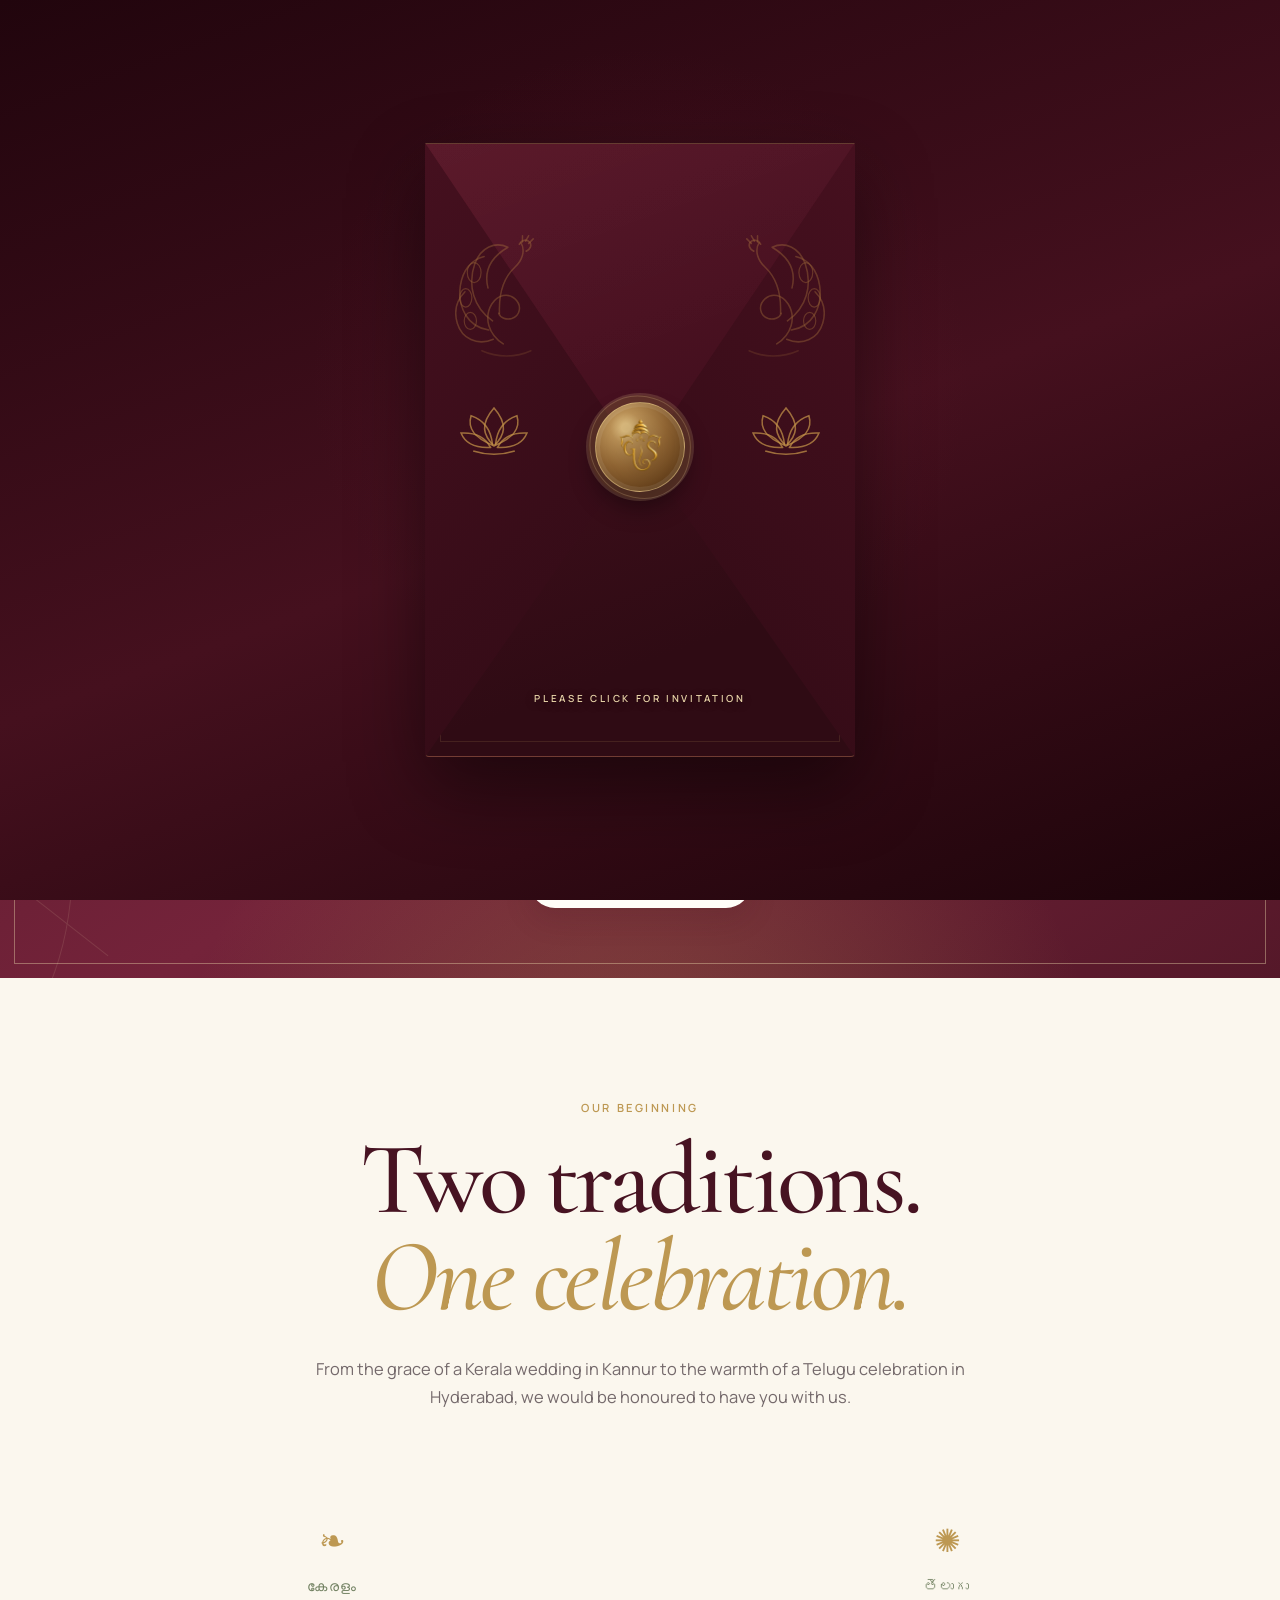
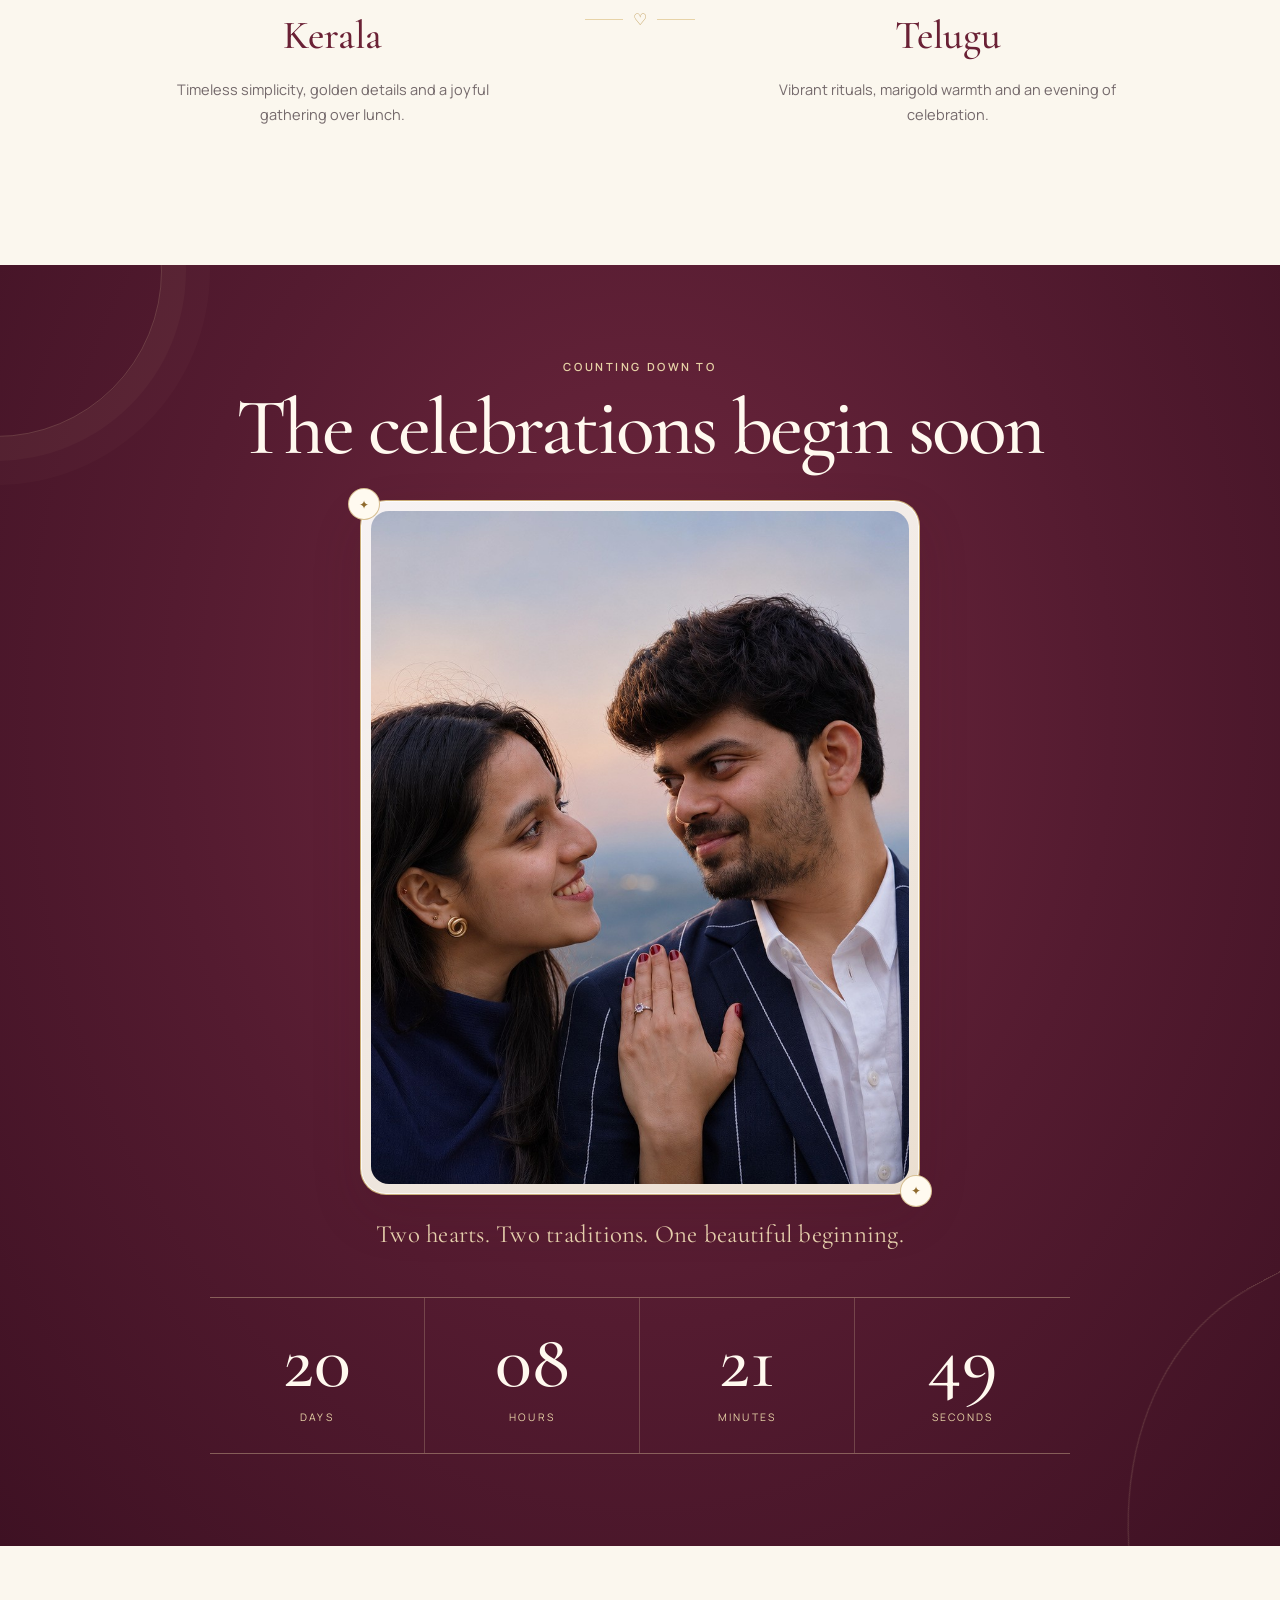
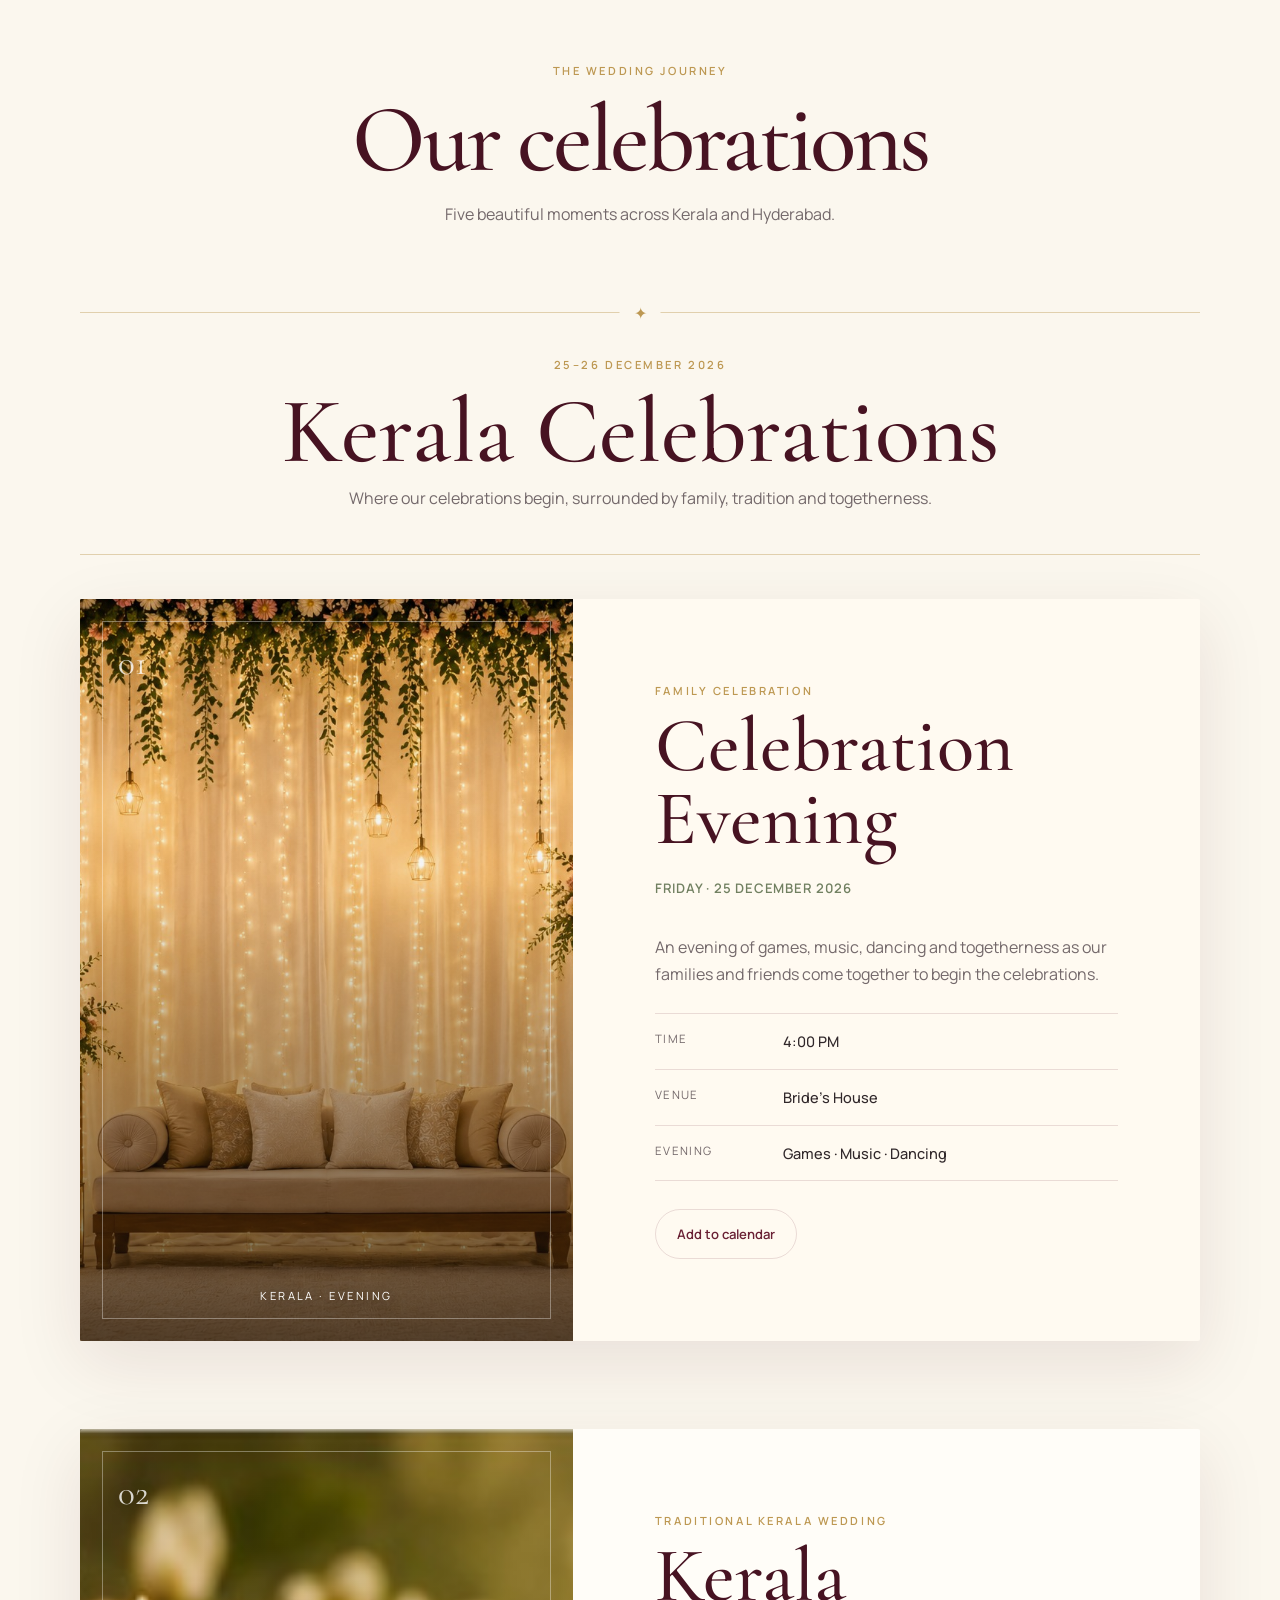
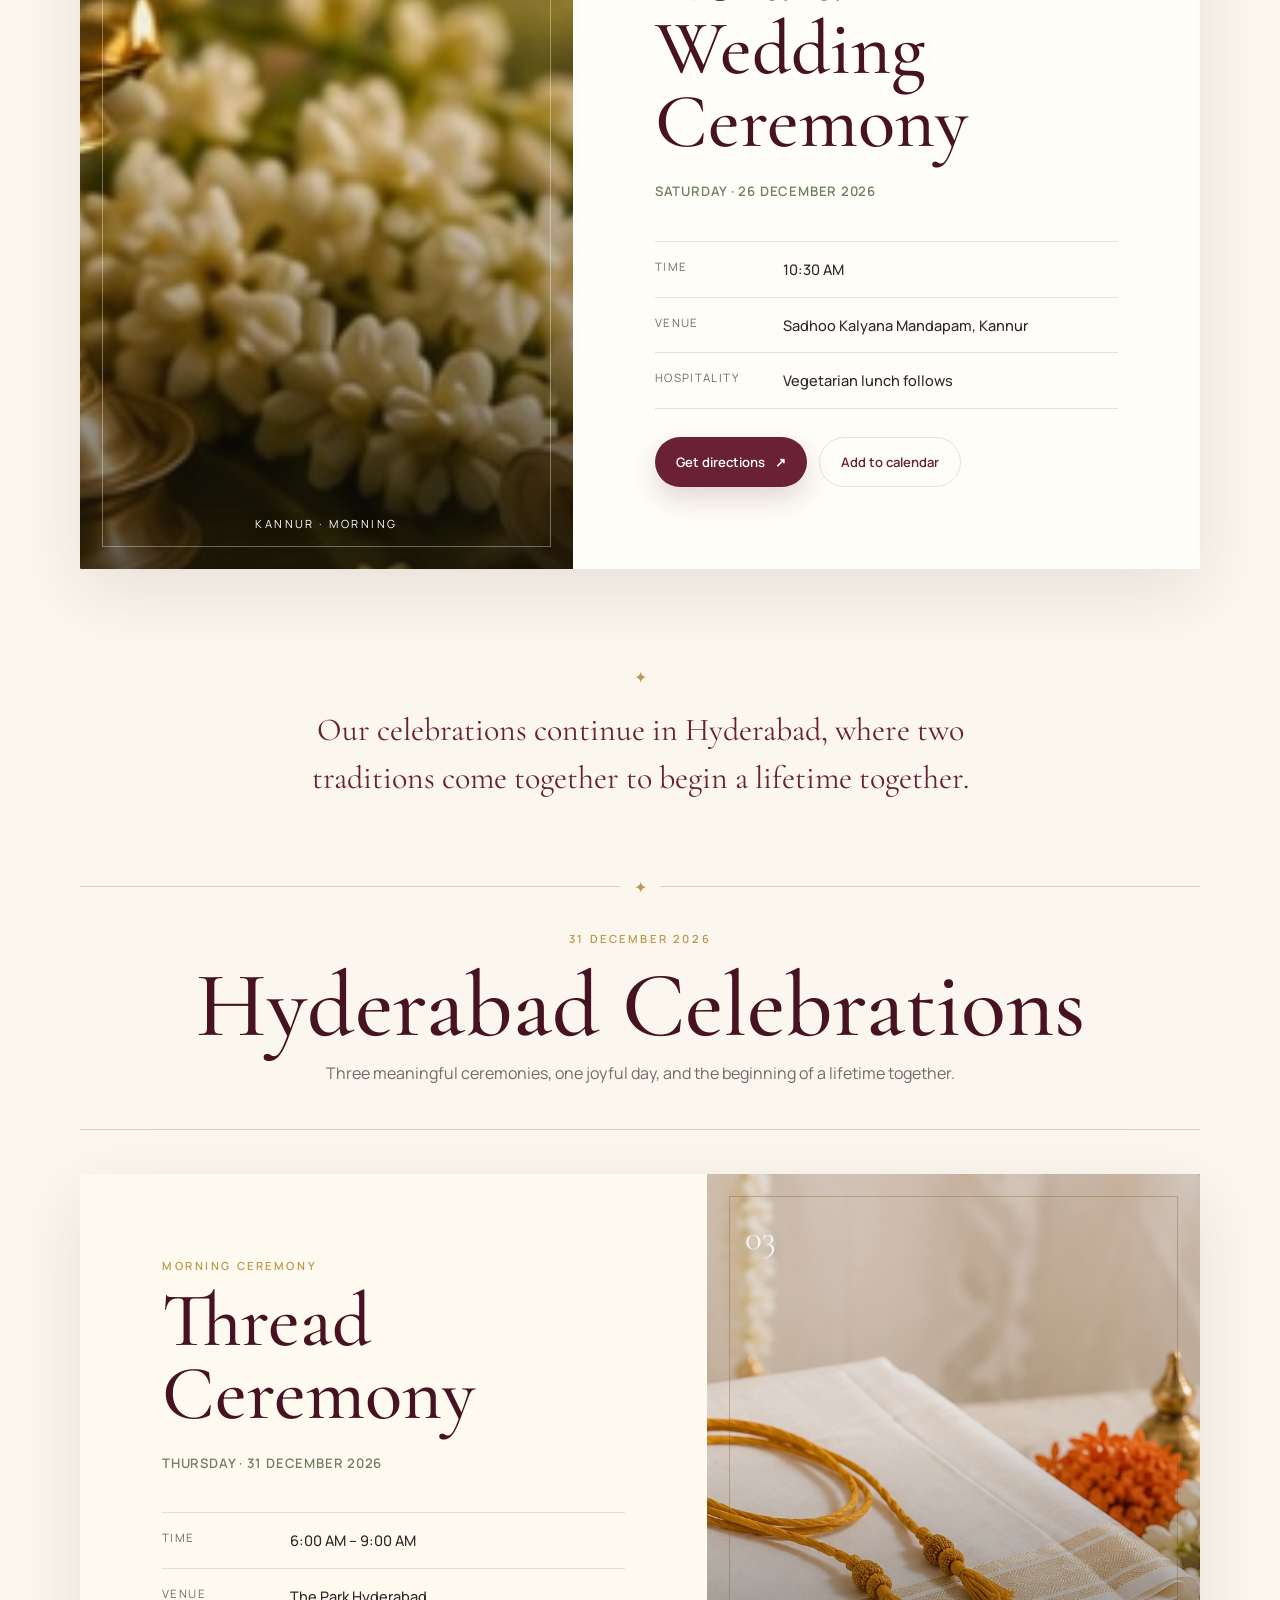
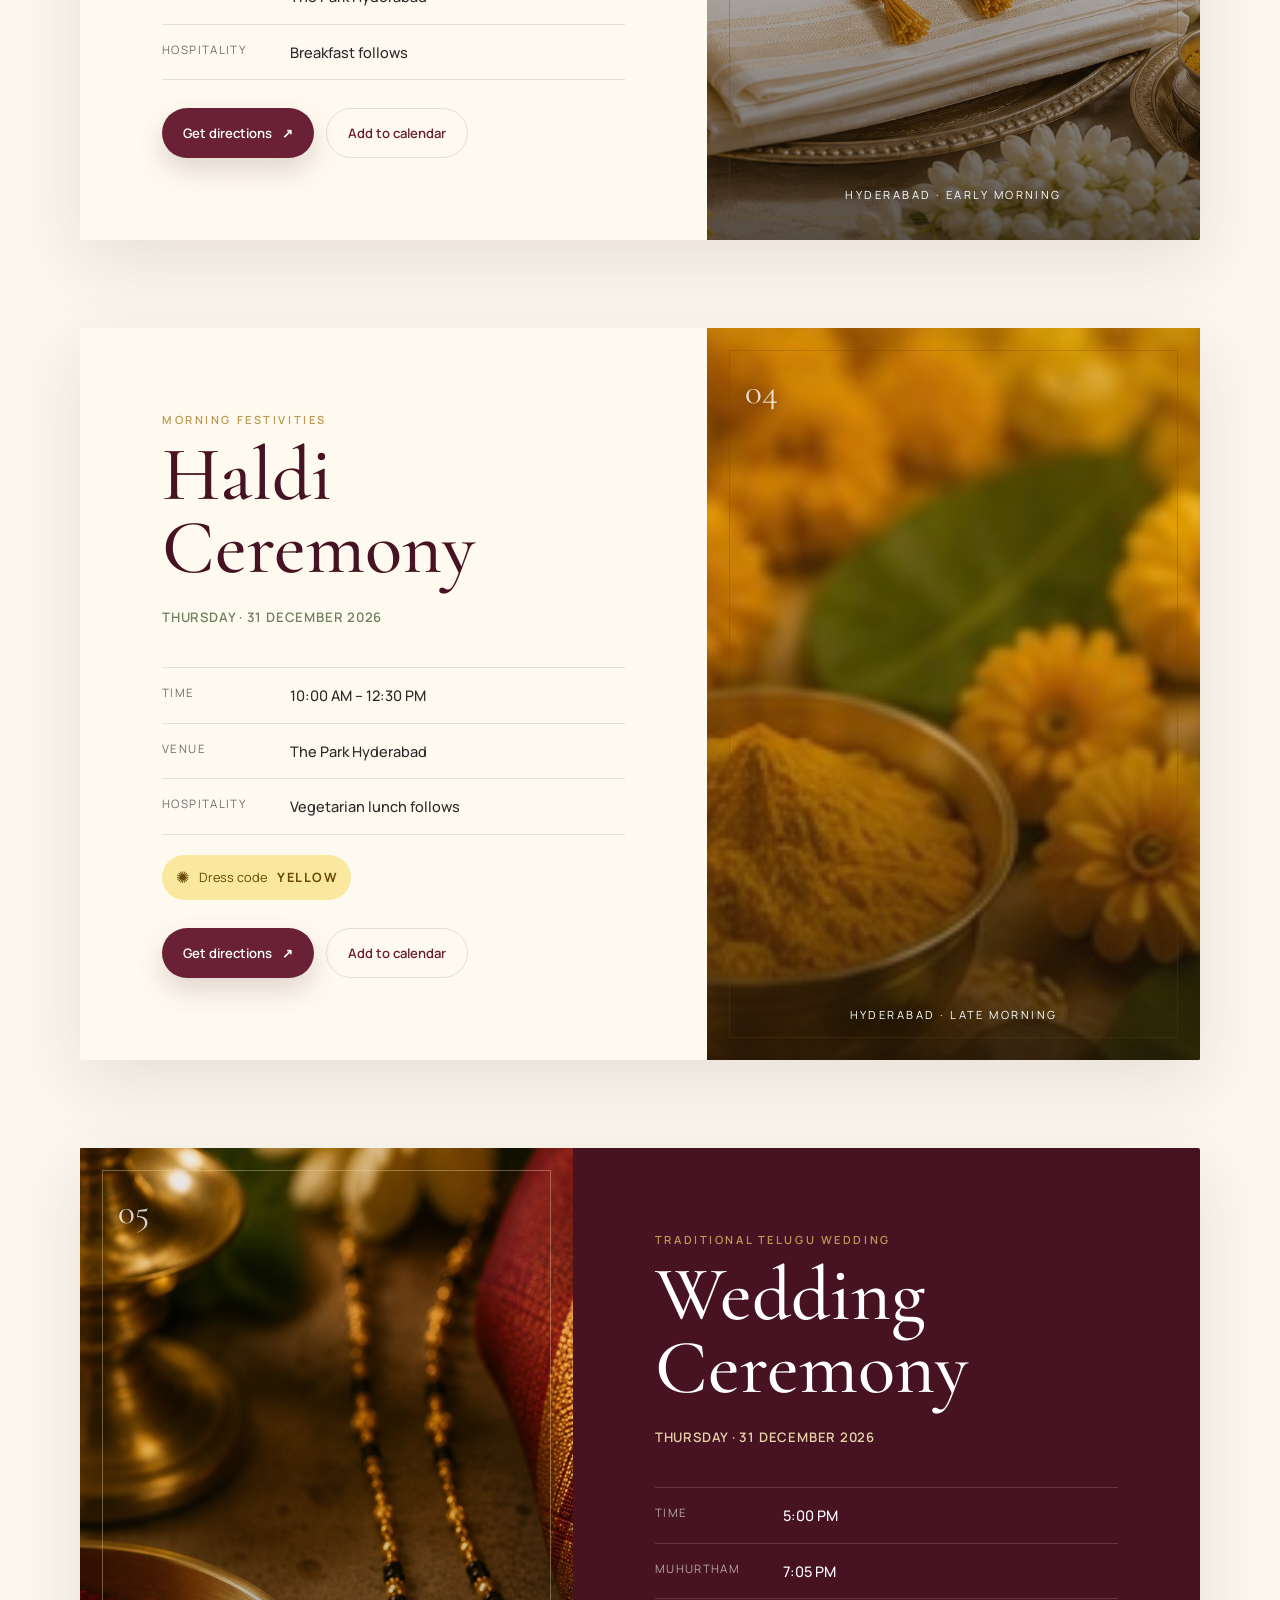
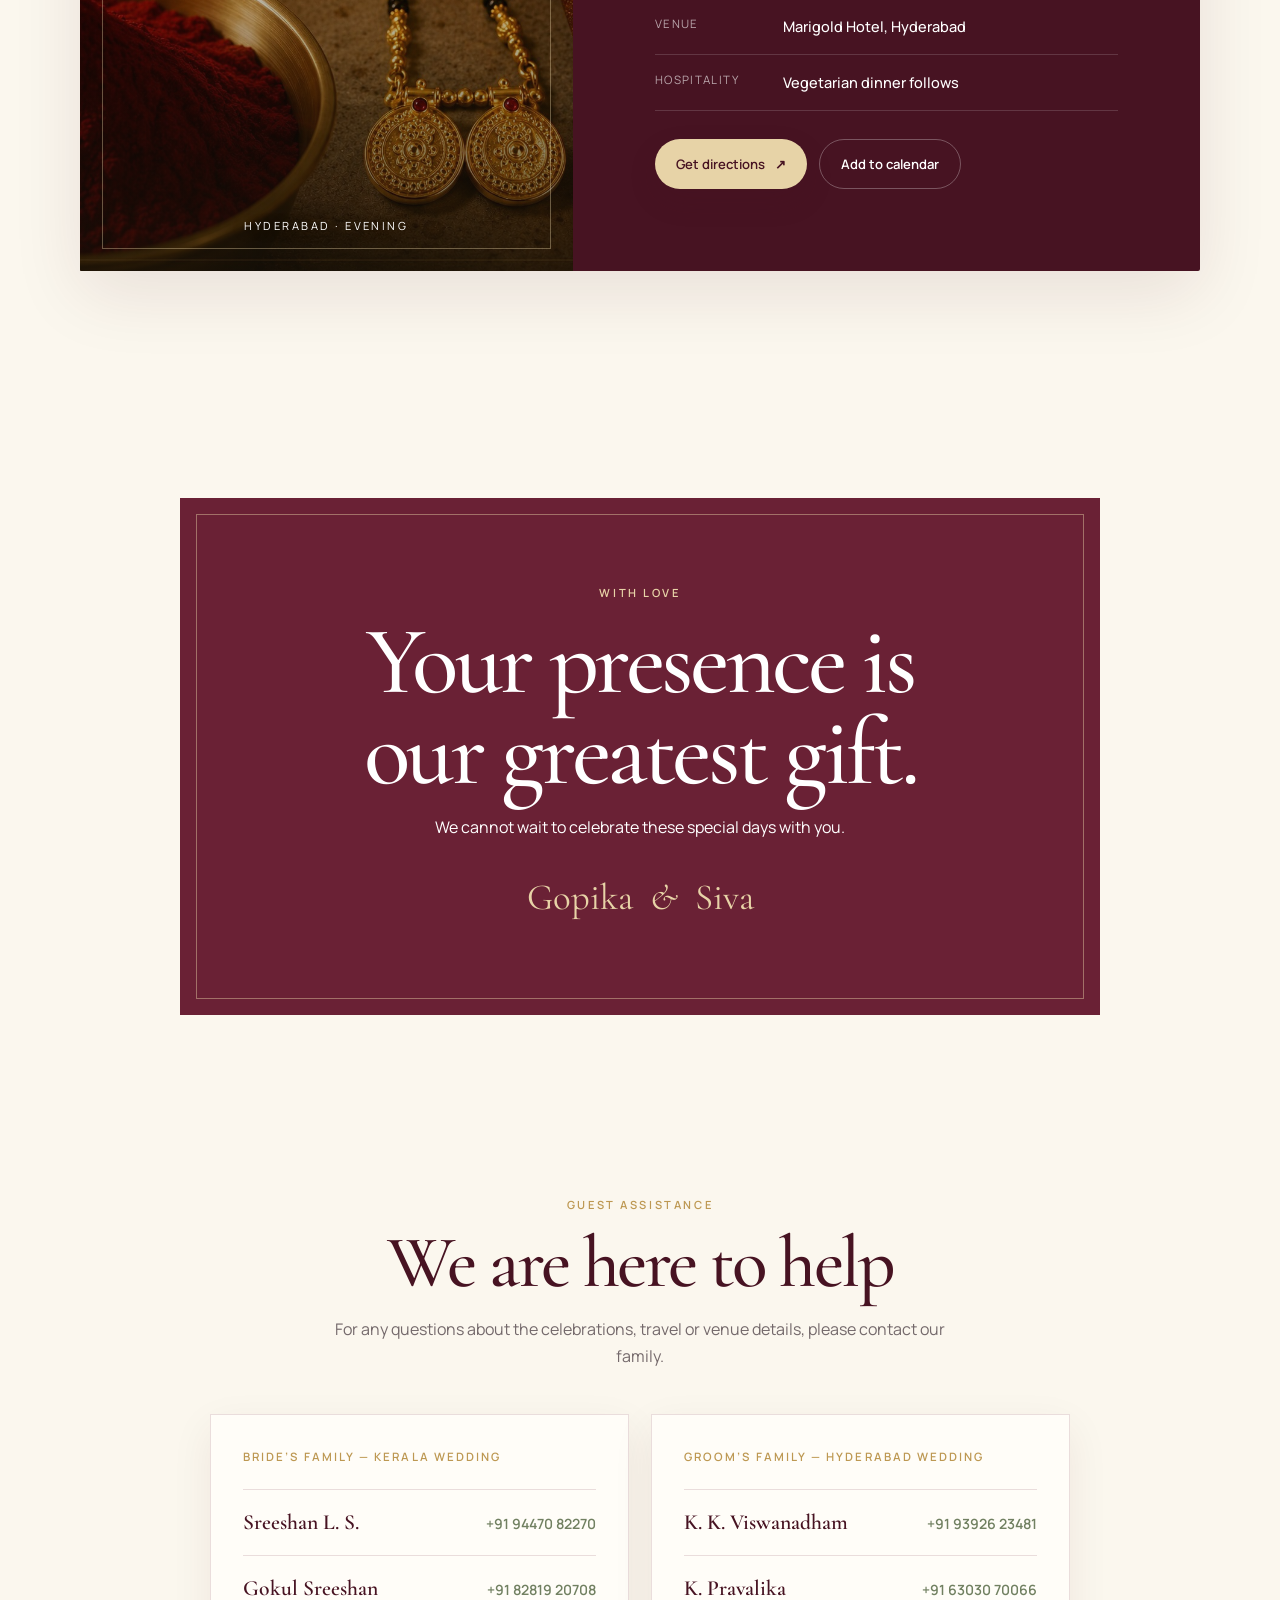
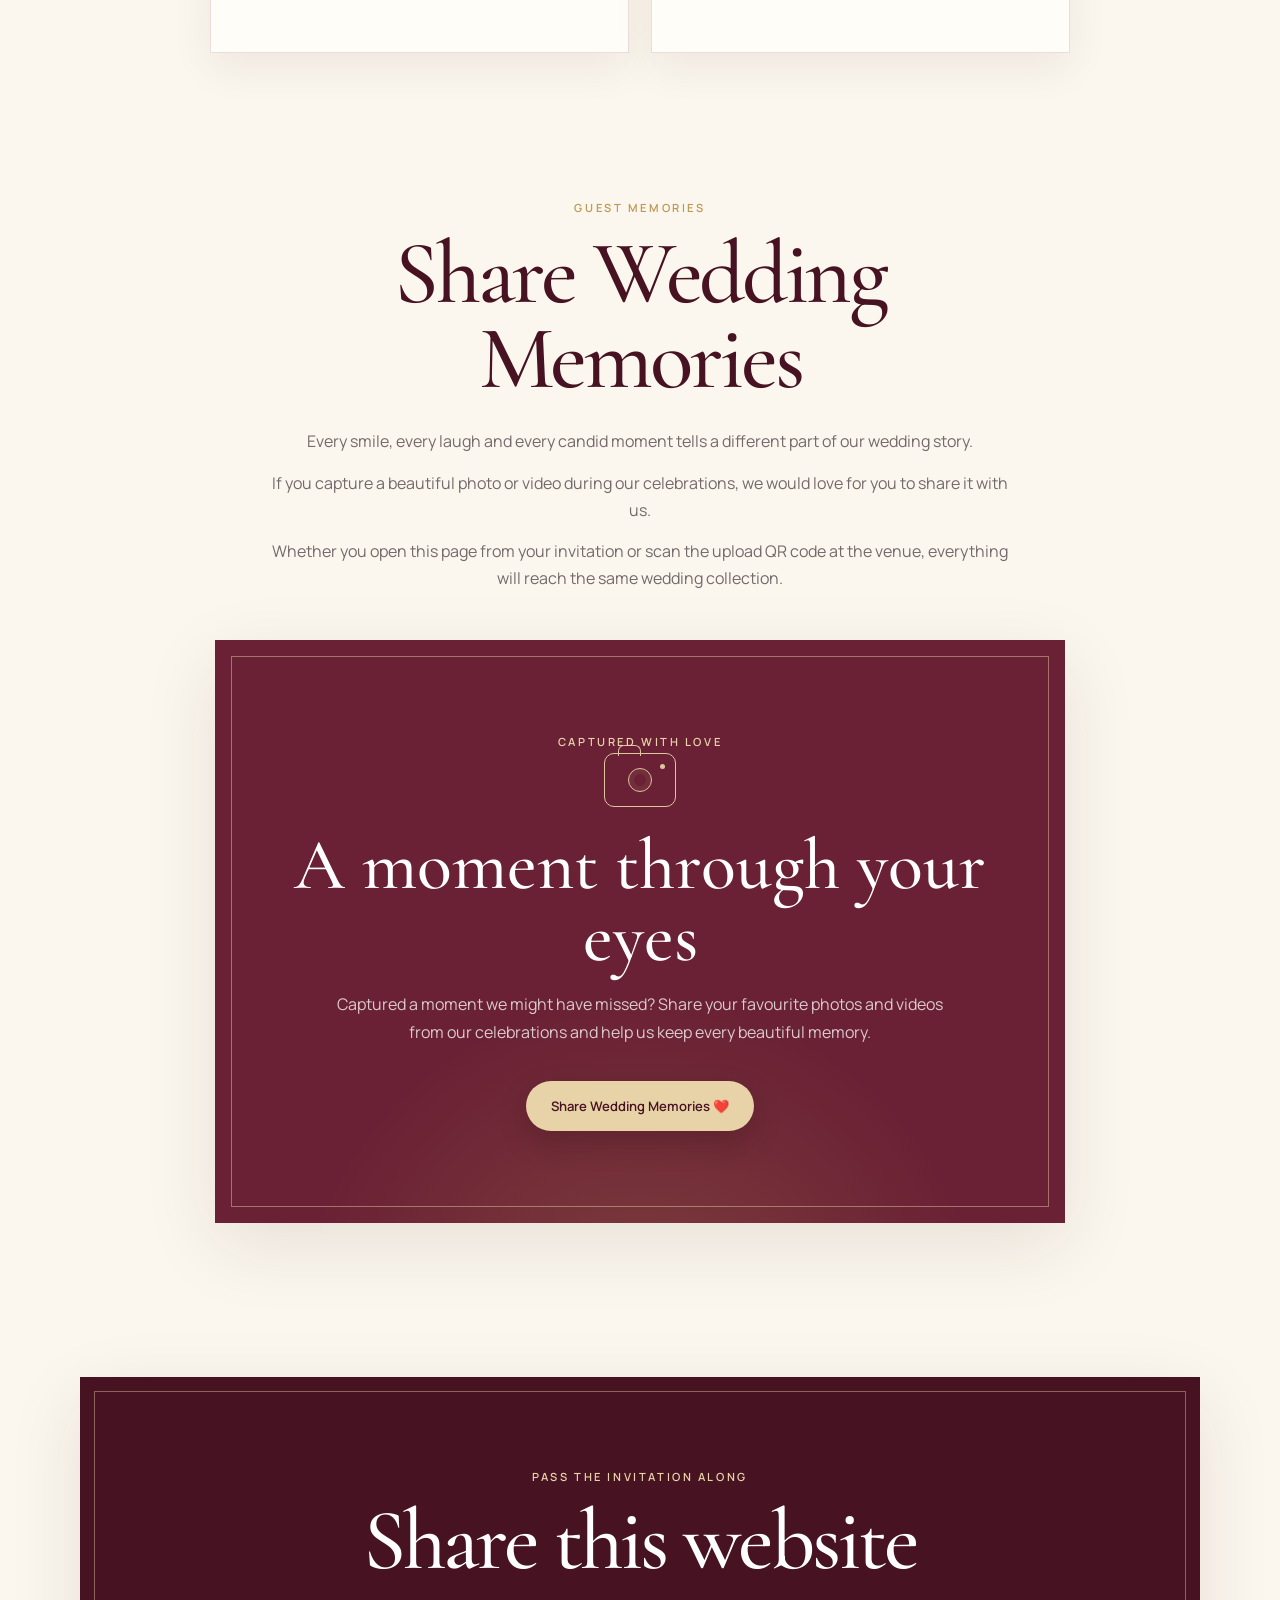
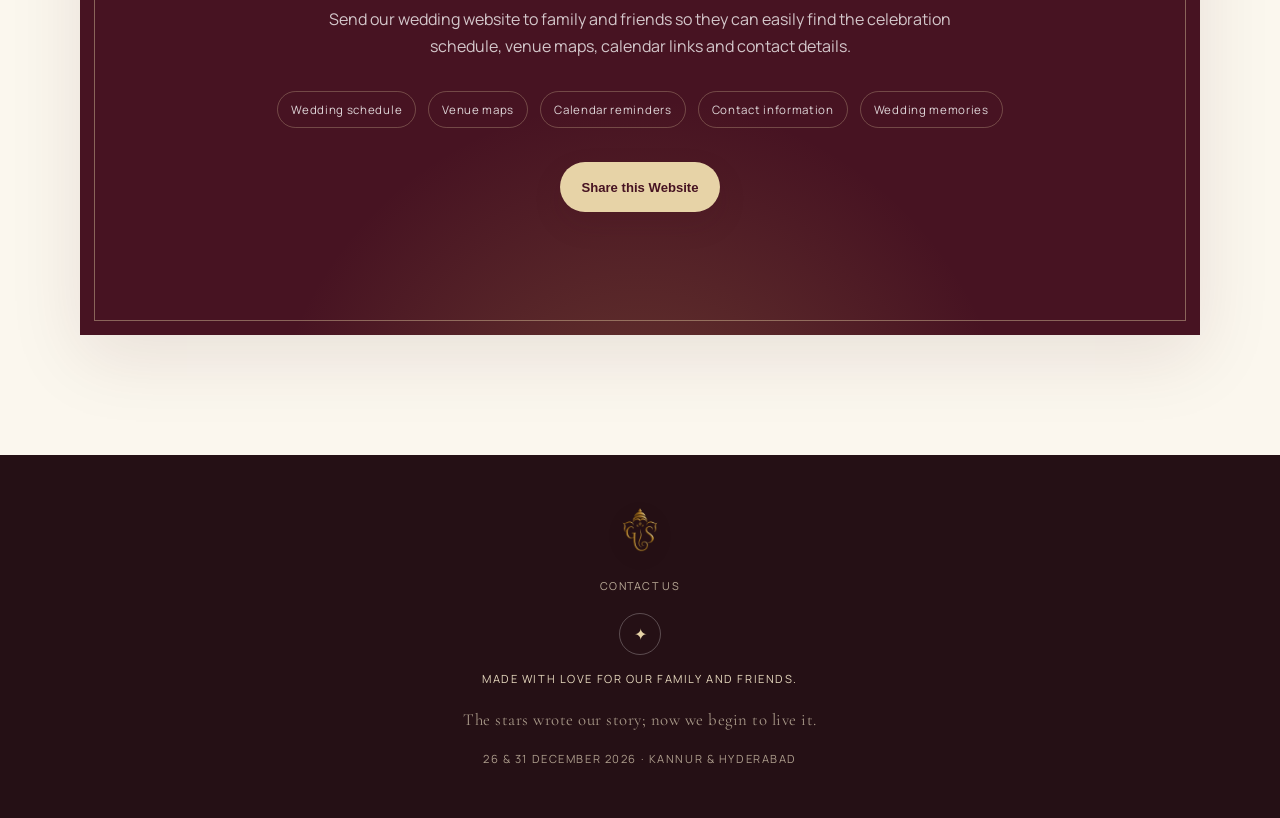
<file: index (1).html>
<!-- Wedding Edition 4.5 — Peacock + Lotus Invitation Reveal -->
<!-- Wedding Edition 4.2 — Reference-inspired Invitation Reveal -->
<!-- Wedding Edition 4.0 — Interactive Burgundy Envelope -->
<!-- Wedding Edition 3.2.1 — Clean Memories --><!-- Wedding Edition 3.2 — WedUploader Integration --><!DOCTYPE html>

<html lang="en">
<head>
<meta charset="utf-8"/>
<meta content="width=device-width, initial-scale=1" name="viewport"/>
<meta content="#651f32" name="theme-color"/>
<meta content="Join Gopika and Siva for their Kerala and Telugu wedding celebrations in Kannur and Hyderabad on 26 and 31 December 2026." name="description"/>
<title>Gopika &amp; Siva | Wedding Celebrations</title>
<link href="https://fonts.googleapis.com" rel="preconnect"/>
<link crossorigin="" href="https://fonts.gstatic.com" rel="preconnect"/>
<link href="https://fonts.googleapis.com/css2?family=Cormorant+Garamond:ital,wght@0,500;0,600;1,500&amp;family=Manrope:wght@400;500;600&amp;display=swap" rel="stylesheet"/>
<style>
:root {
  --ivory: #fbf7ee;
  --paper: #fffdf8;
  --maroon: #6a2135;
  --deep-maroon: #471322;
  --gold: #bd9852;
  --gold-light: #e7d3a7;
  --olive: #718061;
  --haldi: #f3dd78;
  --haldi-deep: #c38a12;
  --ink: #30272a;
  --muted: #74696b;
  --line: rgba(106, 33, 53, .14);
  --shadow: 0 22px 70px rgba(71, 19, 34, .10);
}

* { box-sizing: border-box; }
html { scroll-behavior: smooth; }
body {
  margin: 0;
  color: var(--ink);
  background: var(--ivory);
  font-family: "Manrope", sans-serif;
  line-height: 1.7;
  overflow-x: hidden;
}
a { color: inherit; }
.skip-link { position: fixed; left: 16px; top: -80px; z-index: 99; padding: 10px 16px; background: white; color: var(--maroon); border-radius: 8px; }
.skip-link:focus { top: 16px; }

.hero {
  position: relative;
  min-height: 100svh;
  display: grid;
  place-items: center;
  padding: 70px 24px;
  overflow: hidden;
  color: white;
  text-align: center;
  background:
    radial-gradient(circle at 50% 115%, rgba(189,152,82,.32), transparent 36%),
    radial-gradient(circle at 8% 6%, rgba(255,255,255,.08), transparent 23%),
    linear-gradient(145deg, #4b1526 0%, #74233a 58%, #551829 100%);
}
.hero::after {
  content: "";
  position: absolute;
  inset: 14px;
  border: 1px solid rgba(231,211,167,.42);
  pointer-events: none;
}
.arch {
  position: absolute;
  width: min(760px, 92vw);
  height: min(760px, 92vw);
  top: 8%;
  border: 1px solid rgba(231,211,167,.26);
  border-radius: 50% 50% 12px 12px;
  box-shadow: inset 0 0 0 8px rgba(255,255,255,.015);
}
.arch::before, .arch::after {
  content: "";
  position: absolute;
  inset: 20px;
  border: 1px solid rgba(231,211,167,.12);
  border-radius: inherit;
}
.arch::after { inset: 38px; }
.arch-dot { position: absolute; width: 7px; height: 7px; border: 1px solid var(--gold-light); transform: rotate(45deg); }
.dot-one { left: 8%; top: 34%; }.dot-two { right: 8%; top: 34%; }.dot-three { left: calc(50% - 3px); top: 1%; }
.hero-inner { position: relative; z-index: 2; width: min(780px, 100%); }
.micro, .eyebrow, .event-tag { text-transform: uppercase; letter-spacing: .23em; font-size: .7rem; font-weight: 600; }
.micro { opacity: .78; }
.welcome { font-family: "Cormorant Garamond", serif; color: var(--gold-light); font-size: 1.05rem; letter-spacing: .12em; margin: 18px 0 2px; }
.welcome span { margin: 0 8px; opacity: .55; }
.hero h1 { margin: 10px 0 16px; font-family: "Cormorant Garamond", serif; font-weight: 500; font-size: clamp(4.8rem, 16vw, 10.5rem); line-height: .78; letter-spacing: -.035em; }
.hero h1 span { display: block; }
.hero h1 i { display: block; margin: .34em 0 .30em; color: var(--gold-light); font-size: .29em; font-weight: 500; letter-spacing: 0; }
.lotus-rule { display: flex; justify-content: center; align-items: center; gap: 12px; color: var(--gold-light); margin: 28px auto 16px; }
.lotus-rule span { width: 70px; height: 1px; background: linear-gradient(90deg, transparent, currentColor); }
.lotus-rule span:last-child { transform: rotate(180deg); }
.invitation { max-width: 610px; margin: 0 auto; font-family: "Cormorant Garamond", serif; font-size: clamp(1.25rem, 3vw, 1.7rem); line-height: 1.5; }
.dates { margin: 26px 0 30px; font-size: .78rem; text-transform: uppercase; letter-spacing: .24em; color: var(--gold-light); }
.hero-leaf { position: absolute; width: 230px; height: 360px; opacity: .13; border: 1px solid var(--gold-light); border-radius: 100% 0 100% 0; transform: rotate(-24deg); }
.hero-leaf::before, .hero-leaf::after { content:""; position:absolute; width:1px; height:80%; background:var(--gold-light); left:50%; top:10%; transform:rotate(-28deg); }
.hero-leaf::after { height: 45%; transform: rotate(62deg); top: 8%; }
.hero-leaf-left { left: -120px; bottom: -70px; }
.hero-leaf-right { right: -130px; top: -50px; transform: rotate(155deg); }

.primary-button, .secondary-button {
  display: inline-flex;
  align-items: center;
  justify-content: center;
  gap: 10px;
  min-height: 50px;
  padding: 12px 21px;
  border-radius: 999px;
  text-decoration: none;
  font-size: .82rem;
  font-weight: 600;
  transition: transform .25s ease, box-shadow .25s ease, background .25s ease;
}
.primary-button { color: white; background: var(--maroon); box-shadow: 0 12px 28px rgba(71,19,34,.16); }
.primary-button:hover, .secondary-button:hover { transform: translateY(-2px); }
.light-button { background: var(--paper); color: var(--deep-maroon); }
.gold-button { background: var(--gold-light); color: var(--deep-maroon); }
.secondary-button { border: 1px solid var(--line); color: var(--maroon); }
.dark-secondary { border-color: rgba(255,255,255,.28); color: white; }

.section { width: min(1120px, calc(100% - 36px)); margin: 0 auto; }
.narrow { width: min(860px, calc(100% - 36px)); }
.story { padding: 120px 0 105px; text-align: center; }
.eyebrow { color: var(--gold); margin: 0 0 14px; }
h2, h3, .signature { font-family: "Cormorant Garamond", serif; }
.story h2, .section-heading h2, .presence h2, .contact h2, .countdown-section h2 { margin: 0; color: var(--deep-maroon); font-size: clamp(3.2rem, 8vw, 6.6rem); font-weight: 500; line-height: .95; letter-spacing: -.035em; }
.story h2 em { color: var(--gold); font-weight: 500; }
.lead { max-width: 730px; margin: 30px auto 0; color: var(--muted); font-size: 1.03rem; }
.culture-pair { display: grid; grid-template-columns: 1fr 110px 1fr; align-items: center; margin-top: 68px; }
.culture-pair article { padding: 34px; }
.culture-symbol { color: var(--gold); font-size: 2rem; }
.culture-script { margin: 6px 0 0; color: var(--olive); font-size: .86rem; letter-spacing: .1em; }
.culture-pair h3 { margin: 4px 0 8px; color: var(--maroon); font-size: 2.5rem; font-weight: 500; }
.culture-pair article > p:last-child { max-width: 350px; margin: auto; color: var(--muted); font-size: .91rem; }
.culture-join { display: flex; align-items: center; color: var(--gold); }
.culture-join span { height: 1px; flex: 1; background: var(--gold-light); }
.culture-join b { padding: 0 10px; font-weight: 400; }

.countdown-section { padding: 92px 0; color: white; text-align: center; background: var(--olive); position: relative; overflow: hidden; }
.countdown-section::before { content:""; position:absolute; width:330px; height:330px; border:1px solid rgba(255,255,255,.12); border-radius:50%; left:-170px; top:-160px; box-shadow:0 0 0 24px rgba(255,255,255,.025),0 0 0 48px rgba(255,255,255,.018); }
.countdown-section h2 { color: white; font-size: clamp(2.7rem, 7vw, 5rem); }
.pale { color: #ebe4ce; }
.countdown { display: grid; grid-template-columns: repeat(4, 1fr); margin-top: 42px; border-top: 1px solid rgba(255,255,255,.25); border-bottom: 1px solid rgba(255,255,255,.25); }
.countdown div { padding: 26px 8px; border-right: 1px solid rgba(255,255,255,.18); }
.countdown div:last-child { border-right: 0; }
.countdown strong { display: block; font-family: "Cormorant Garamond", serif; font-size: clamp(2.5rem, 8vw, 4.8rem); font-weight: 500; line-height: 1; }
.countdown span { display:block; margin-top:8px; font-size:.65rem; text-transform:uppercase; letter-spacing:.2em; opacity:.72; }

.events { padding: 115px 0 125px; }
.section-heading { text-align: center; margin-bottom: 70px; }
.section-heading h2 { font-size: clamp(3.3rem, 8vw, 6rem); }
.section-heading > p:last-child { color: var(--muted); }
.timeline { display: none; }
.chapter { min-height: 570px; display: grid; grid-template-columns: .88fr 1.12fr; margin-bottom: 62px; overflow: hidden; border-radius: 2px; background: var(--paper); box-shadow: var(--shadow); }
.chapter-copy { padding: clamp(42px, 7vw, 82px); display: flex; flex-direction: column; justify-content: center; }
.chapter-art { position: relative; display: grid; place-items: center; min-height: 460px; overflow: hidden; background: #e6e1cd; color: var(--maroon); text-align: center; }
.chapter-art::before { content:""; position:absolute; inset:22px; border:1px solid rgba(106,33,53,.28); }
.chapter-art > p { position: absolute; bottom: 36px; margin:0; font-size:.7rem; text-transform:uppercase; letter-spacing:.22em; }
.art-number { position:absolute; top:34px; left:38px; font-family:"Cormorant Garamond",serif; font-size:2.2rem; color:rgba(106,33,53,.48); }
.event-tag { color: var(--gold); margin: 0; }
.chapter h3 { margin: 10px 0 8px; color: var(--deep-maroon); font-size: clamp(2.7rem, 6vw, 4.8rem); line-height: .95; font-weight: 500; }
.event-date-line { color: var(--olive); font-size: .82rem; font-weight:600; letter-spacing:.06em; text-transform:uppercase; }
.event-details { margin-top: 25px; border-top: 1px solid var(--line); }
.event-details div { display:grid; grid-template-columns:110px 1fr; gap:18px; padding:15px 0; border-bottom:1px solid var(--line); }
.event-details span { color:var(--muted); font-size:.72rem; text-transform:uppercase; letter-spacing:.12em; }
.event-details strong { font-size:.91rem; font-weight:500; }
.actions { display:flex; flex-wrap:wrap; gap:12px; margin-top:28px; }
.temple-arch { width: 190px; height: 275px; border: 2px solid var(--gold); border-radius: 100px 100px 3px 3px; box-shadow: inset 0 0 0 13px #e6e1cd, inset 0 0 0 14px rgba(106,33,53,.34); position: relative; }
.temple-arch::before { content:"✦"; position:absolute; top:30px; left:0; right:0; color:var(--maroon); font-size:2rem; }
.temple-arch::after { content:""; position:absolute; width:104px; height:104px; left:41px; bottom:36px; border:1px solid var(--maroon); transform:rotate(45deg); }
.chapter-haldi { grid-template-columns: 1.12fr .88fr; background:#fffaf0; }
.chapter-haldi .chapter-art { background: var(--haldi); color:#674800; }
.chapter-haldi .chapter-art::before { border-color:rgba(103,72,0,.28); }
.marigold-ring { display:grid; place-items:center; width:220px; height:220px; border:1px solid rgba(103,72,0,.5); border-radius:50%; box-shadow:0 0 0 18px rgba(255,255,255,.11),0 0 0 19px rgba(103,72,0,.16),0 0 0 38px rgba(255,255,255,.09); }
.marigold-ring span { font-size:5rem; color:#a56f00; animation: breathe 4s ease-in-out infinite; }
.dress-note { display:grid; grid-template-columns:auto auto 1fr; align-items:center; gap:10px; width:max-content; max-width:100%; margin-top:20px; padding:9px 14px; border-radius:999px; color:#694900; background:#f9e89e; }
.dress-note p, .dress-note strong { margin:0; font-size:.8rem; }.dress-note strong { text-transform:uppercase; letter-spacing:.12em; }
.chapter-telugu { color:white; background:var(--deep-maroon); }
.chapter-telugu .chapter-copy h3, .chapter-telugu .event-details strong { color:white; }
.chapter-telugu .event-date-line { color:var(--gold-light); }
.chapter-telugu .event-details { border-color:rgba(255,255,255,.15); }
.chapter-telugu .event-details div { border-color:rgba(255,255,255,.15); }
.chapter-telugu .event-details span { color:rgba(255,255,255,.62); }
.chapter-telugu .chapter-art { background:#8b3148; color:var(--gold-light); }
.chapter-telugu .chapter-art::before { border-color:rgba(231,211,167,.38); }
.chapter-telugu .art-number { color:rgba(255,255,255,.42); }
.rangoli { display:grid; place-items:center; width:230px; height:230px; border:1px solid var(--gold-light); transform:rotate(45deg); box-shadow:inset 0 0 0 16px #8b3148,inset 0 0 0 17px rgba(231,211,167,.5); }
.rangoli::before,.rangoli::after { content:""; position:absolute; width:150px; height:150px; border:1px solid var(--gold-light); border-radius:50%; }
.rangoli::after { width:105px; height:105px; }
.rangoli span { transform:rotate(-45deg); font-size:2rem; }

.presence { padding: 40px 20px 110px; }
.presence-frame { position:relative; width:min(920px,100%); margin:auto; padding:85px 35px; color:white; text-align:center; background:var(--maroon); }
.presence-frame::before { content:""; position:absolute; inset:16px; border:1px solid rgba(231,211,167,.45); }
.presence h2 { position:relative; color:white; font-size:clamp(3rem,8vw,6rem); }
.presence p { position:relative; }.presence .eyebrow { color:var(--gold-light); }
.signature { position:relative; margin-top:26px; color:var(--gold-light); font-size:2.3rem; }.signature span { font-style:italic; margin:0 8px; }
.contact { padding: 70px 0 110px; text-align:center; }
.contact h2 { font-size:clamp(2.5rem,6vw,4.6rem); }
.contact > p:last-child { max-width:590px; margin:18px auto 0; color:var(--muted); }
footer { display:flex; flex-direction:column; align-items:center; gap:14px; padding:50px 20px; color:#e5d7bd; background:#251015; text-align:center; }
footer a { display:grid; place-items:center; width:42px; height:42px; border:1px solid rgba(255,255,255,.25); border-radius:50%; text-decoration:none; }
footer p { margin:0; font-size:.7rem; letter-spacing:.14em; text-transform:uppercase; }

.reveal { opacity:0; transform:translateY(28px); transition:opacity .8s ease,transform .8s ease; }
.reveal.visible { opacity:1; transform:none; }
@keyframes breathe { 50% { transform:scale(1.08) rotate(8deg); } }
@media (prefers-reduced-motion: reduce) { html{scroll-behavior:auto}.reveal{opacity:1;transform:none;transition:none}.marigold-ring span{animation:none} }


/* Version 1.1 editorial event photography */
.chapter-photo { background:#241f18; color:#fff; isolation:isolate; }
.chapter-photo::before { z-index:3; inset:22px; border-color:rgba(255,255,255,.35); pointer-events:none; }
.chapter-photo img { position:absolute; inset:0; width:100%; height:100%; object-fit:cover; object-position:center; transform:scale(1.015); transition:transform 1.1s ease; }
.chapter-photo .photo-shade { position:absolute; inset:0; z-index:1; background:linear-gradient(180deg,rgba(20,15,8,.02) 35%,rgba(20,15,8,.68) 100%); }
.chapter-photo .art-number, .chapter-photo > p { z-index:2; color:#fff; text-shadow:0 2px 14px rgba(0,0,0,.45); }
.chapter-photo .art-number { opacity:.8; }
.chapter:hover .chapter-photo img { transform:scale(1.065); }
@media (prefers-reduced-motion: reduce) { .chapter-photo img { transition:none; } .chapter:hover .chapter-photo img { transform:scale(1.015); } }

@media (max-width: 780px) {
  .hero { min-height: 94svh; padding-top:60px; }
  .arch { top:12%; height:74vw; min-height:390px; }
  .hero h1 { font-size:clamp(4.2rem,24vw,7rem); }
  .hero::after { inset:9px; }
  .culture-pair { grid-template-columns:1fr; gap:8px; }
  .culture-pair article { padding:24px 20px; }
  .culture-join { width:120px; margin:auto; transform:rotate(90deg); }
  .countdown div { padding:20px 3px; }
  .countdown strong { font-size:2.1rem; }
  .countdown span { letter-spacing:.08em; font-size:.56rem; }
  .events { padding-top:90px; }
  .chapter, .chapter-haldi { grid-template-columns:1fr; min-height:0; margin-bottom:35px; }
  .chapter-haldi .chapter-copy { order:2; }.chapter-haldi .chapter-art { order:1; }
  .chapter-art { min-height:330px; }
  .chapter-copy { padding:38px 24px 42px; }
  .chapter h3 { font-size:3.1rem; }
  .event-details div { grid-template-columns:82px 1fr; gap:12px; }
  .actions { flex-direction:column; }
  .primary-button,.secondary-button { width:100%; }
  .temple-arch { transform:scale(.8); }.marigold-ring{transform:scale(.8)}.rangoli{transform:rotate(45deg) scale(.75)}
  .presence { padding-left:0; padding-right:0; }.presence-frame{padding:70px 24px;}
}

/* Guest assistance */
.contact-intro {
  max-width: 620px;
  margin: 18px auto 0;
  color: var(--muted);
}
.contact-groups {
  display: grid;
  grid-template-columns: repeat(2, minmax(0, 1fr));
  gap: 22px;
  max-width: 860px;
  margin: 44px auto 0;
  text-align: left;
}
.contact-card {
  padding: 32px;
  background: var(--paper);
  border: 1px solid var(--line);
  box-shadow: 0 14px 40px rgba(71, 19, 34, .07);
}
.contact-label {
  margin: 0 0 22px;
  color: var(--gold);
  font-size: .72rem;
  font-weight: 600;
  letter-spacing: .18em;
  text-transform: uppercase;
}
.contact-person {
  display: flex;
  align-items: baseline;
  justify-content: space-between;
  gap: 18px;
  padding: 14px 0;
  border-top: 1px solid var(--line);
}
.contact-person strong {
  color: var(--deep-maroon);
  font-family: "Cormorant Garamond", serif;
  font-size: 1.35rem;
  font-weight: 600;
}
.contact-person a {
  color: var(--olive);
  font-size: .88rem;
  font-weight: 600;
  text-decoration: none;
  white-space: nowrap;
}
.contact-person a:hover { text-decoration: underline; }
.footer-dates { opacity: .7; }

@media (max-width: 780px) {
  .contact-groups { grid-template-columns: 1fr; }
  .contact-card { padding: 26px 22px; }
  .contact-person { align-items: flex-start; flex-direction: column; gap: 3px; }
}


/* Version 1.1 — G&S Identity Edition */
.hero-inner {
  display: flex;
  flex-direction: column;
  align-items: center;
}

.hero-emblem {
  display: block;
  width: auto;
  height: clamp(82px, 9vw, 102px);
  margin: 20px auto 17px;
  object-fit: contain;
  filter: drop-shadow(0 12px 26px rgba(15,4,8,.22)) drop-shadow(0 0 12px rgba(189,152,82,.16));
}

.hero h1 {
  margin: 1px 0 17px;
  font-size: clamp(4.65rem, 15vw, 9.8rem);
  line-height: .76;
  letter-spacing: -.045em;
  text-wrap: balance;
}

.hero h1 span {
  text-shadow: 0 5px 26px rgba(25, 6, 12, .12);
}

.hero h1 i {
  position: relative;
  width: max-content;
  margin: .35em auto .31em;
  color: var(--gold-light);
  font-size: .27em;
  font-style: italic;
  line-height: 1;
  text-shadow: none;
}

.hero h1 i::before,
.hero h1 i::after {
  content: "";
  position: absolute;
  top: 52%;
  width: 34px;
  height: 1px;
  background: linear-gradient(90deg, transparent, currentColor);
  opacity: .7;
}

.hero h1 i::before { right: calc(100% + 13px); }
.hero h1 i::after { left: calc(100% + 13px); transform: rotate(180deg); }

.hero .lotus-rule { margin-top: 25px; }

.footer-emblem {
  display: block;
  width: auto;
  height: 52px;
  margin: 0 auto 2px;
  object-fit: contain;
  opacity: .76;
  filter: drop-shadow(0 7px 16px rgba(0, 0, 0, .2));
}

@media (max-width: 780px) {
  .hero {
    min-height: 96svh;
    padding: 48px 22px 52px;
  }

  .hero-emblem {
    height: clamp(68px, 20vw, 82px);
    margin: 15px auto 14px;
  }

  .hero h1 {
    margin-top: 0;
    font-size: clamp(4rem, 22vw, 6.7rem);
    line-height: .78;
  }

  .hero h1 i::before,
  .hero h1 i::after { width: 25px; }

  .welcome { margin-top: 12px; }
  .hero .lotus-rule { margin-top: 22px; }
  .footer-emblem { height: 39px; }
}

@media (max-width: 390px) {
  .hero { padding-left: 18px; padding-right: 18px; }
  .hero-emblem { height: 66px; margin-top: 12px; }
  .hero h1 { font-size: clamp(3.75rem, 21.5vw, 5.2rem); }
  .invitation { font-size: 1.16rem; }
  .dates { letter-spacing: .17em; }
}




/* Version 1.2 — Guest Memories Edition */
.memories { padding: 35px 0 120px; }
.memories-heading { max-width: 790px; margin: 0 auto 48px; text-align: center; }
.memories-heading h2, .album-copy h2, .qr-copy h2 {
  margin: 0; color: var(--deep-maroon);
  font-family: "Cormorant Garamond", serif;
  font-size: clamp(3rem, 7vw, 5.7rem);
  font-weight: 500; line-height: .95; letter-spacing: -.035em;
}
.memories-intro { max-width: 740px; margin: 27px auto 0; color: var(--muted); }
.memories-intro p { margin: 0 0 14px; }

.memory-card {
  position: relative; width: min(850px, 100%); margin: 0 auto;
  padding: clamp(48px, 7vw, 82px) clamp(28px, 6vw, 70px);
  color: white; text-align: center;
  background:
    radial-gradient(circle at 50% 120%, rgba(189,152,82,.25), transparent 42%),
    var(--maroon);
  box-shadow: var(--shadow);
}
.memory-card::before {
  content: ""; position: absolute; inset: 16px;
  border: 1px solid rgba(231,211,167,.46); pointer-events: none;
}
.memory-card > * { position: relative; }
.memory-card .eyebrow { color: var(--gold-light); }
.memory-card h3 {
  margin: 4px 0 19px; color: white;
  font-family: "Cormorant Garamond", serif;
  font-size: clamp(2.6rem, 6vw, 4.5rem);
  font-weight: 500; line-height: 1;
}
.memory-card p { max-width: 610px; margin: 0 auto; color: rgba(255,255,255,.76); }
.memory-card .actions { justify-content: center; margin-top: 31px; }

.post-wedding { padding: 0 0 120px; }
.album-panel, .qr-panel { position: relative; overflow: hidden; }
.album-panel {
  display: grid; grid-template-columns: 1.15fr .85fr;
  min-height: 430px; background: var(--paper); box-shadow: var(--shadow);
}
.album-panel::before, .qr-panel::before {
  content: ""; position: absolute; inset: 13px;
  border: 1px solid rgba(189,152,82,.24); pointer-events: none;
}
.album-copy { position: relative; z-index: 1; padding: clamp(45px, 7vw, 80px); }
.album-copy h2, .qr-copy h2 { font-size: clamp(2.8rem, 6vw, 4.8rem); }
.album-copy > p:last-of-type, .qr-copy > p:last-of-type {
  max-width: 620px; margin: 23px 0 0; color: var(--muted);
}
.album-actions { display: flex; flex-wrap: wrap; gap: 12px; margin-top: 30px; }
.album-art {
  position: relative; display: grid; place-items: center; min-height: 350px;
  color: var(--gold-light);
  background: radial-gradient(circle at center, rgba(231,211,167,.12), transparent 47%), var(--deep-maroon);
}
.album-art::before {
  content: ""; position: absolute; inset: 22px;
  border: 1px solid rgba(231,211,167,.38);
}
.album-monogram {
  font-family: "Cormorant Garamond", serif;
  font-size: clamp(5rem, 12vw, 8rem); font-style: italic; line-height: 1;
}

.qr-panel {
  display: grid; grid-template-columns: .72fr 1.28fr; align-items: center;
  margin-top: 34px; padding: clamp(36px, 6vw, 65px);
  background: #f1ecdf; border: 1px solid var(--line);
}
.qr-placeholder {
  position: relative; z-index: 1; display: grid; place-items: center;
  width: min(230px, 100%); aspect-ratio: 1; margin: auto;
  color: var(--gold); background: var(--paper);
  border: 1px solid rgba(106,33,53,.2);
  box-shadow: 0 14px 35px rgba(71,19,34,.07); text-align: center;
}
.qr-placeholder::before, .qr-placeholder::after {
  content: ""; position: absolute; width: 32px; height: 32px;
  border-color: var(--gold); border-style: solid;
}
.qr-placeholder::before { top: 18px; left: 18px; border-width: 1px 0 0 1px; }
.qr-placeholder::after { right: 18px; bottom: 18px; border-width: 0 1px 1px 0; }
.qr-placeholder span {
  max-width: 140px; font-size: .68rem; font-weight: 600;
  letter-spacing: .15em; line-height: 1.6; text-transform: uppercase;
}
.qr-copy { position: relative; z-index: 1; padding-left: clamp(25px, 5vw, 70px); }

.footer-links {
  display: flex; flex-wrap: wrap; justify-content: center;
  gap: 10px 24px; margin: 4px 0;
}
footer .footer-links a {
  display: inline; width: auto; height: auto; color: #e5d7bd;
  border: 0; border-radius: 0; font-size: .68rem;
  letter-spacing: .12em; text-decoration: none; text-transform: uppercase; opacity: .78;
}
footer .footer-links a:hover { opacity: 1; text-decoration: underline; }
.placeholder-link[aria-disabled="true"] { cursor: default; opacity: .72; }

@media (max-width: 780px) {
  .memories { padding-bottom: 90px; }
  .memory-card { padding: 58px 25px; }
  .album-panel, .qr-panel { grid-template-columns: 1fr; }
  .album-art { min-height: 290px; }
  .qr-placeholder { width: 190px; }
  .qr-copy { padding: 34px 0 0; text-align: center; }
  .qr-copy > p:last-of-type { margin-left: auto; margin-right: auto; }
  .album-actions { flex-direction: column; }
  .album-actions .primary-button,
  .album-actions .secondary-button,
  .memory-card .primary-button { width: 100%; }
  .footer-links { gap: 10px 16px; }
}


/* Version 1.2 correction — emblem cache and ampersand spacing */
.hero h1 i {
  margin-top: .44em;
  margin-bottom: .42em;
  line-height: 1.15;
  z-index: 1;
}

@media (max-width: 780px) {
  .hero h1 i {
    margin-top: .48em;
    margin-bottom: .45em;
  }
}



/* Final hero correction — emblem visibility and ampersand balance */
.hero h1 {
  row-gap: 0;
}

.hero h1 i {
  display: block;
  position: relative;
  width: max-content;
  margin: .52em auto .48em;
  color: var(--gold-light);
  font-size: .24em;
  font-style: italic;
  line-height: 1;
  transform: translateY(.04em);
  z-index: 2;
}

.hero h1 i::before,
.hero h1 i::after {
  top: 50%;
  width: 31px;
}

@media (max-width: 780px) {
  .hero h1 i {
    margin-top: .56em;
    margin-bottom: .52em;
    font-size: .23em;
    transform: translateY(.06em);
  }

  .hero h1 i::before,
  .hero h1 i::after {
    width: 23px;
  }
}



/* Version 1.3 — Premium Polish Edition */

/* Subtle hero entrance sequence */
.hero-emblem,
.hero h1,
.hero .invitation,
.hero .dates,
.hero .primary-button {
  opacity: 0;
  transform: translateY(14px);
}

body.hero-ready .hero-emblem {
  animation: heroFadeUp .9s cubic-bezier(.22,.61,.36,1) .12s forwards;
}

body.hero-ready .hero h1 {
  animation: heroFadeUp 1s cubic-bezier(.22,.61,.36,1) .58s forwards;
}

body.hero-ready .hero .invitation {
  animation: heroFadeUp .9s cubic-bezier(.22,.61,.36,1) .96s forwards;
}

body.hero-ready .hero .dates {
  animation: heroFadeUp .85s cubic-bezier(.22,.61,.36,1) 1.16s forwards;
}

body.hero-ready .hero .primary-button {
  animation: heroFadeUp .85s cubic-bezier(.22,.61,.36,1) 1.34s forwards;
}

@keyframes heroFadeUp {
  to {
    opacity: 1;
    transform: translateY(0);
  }
}

/* Countdown enters with a gentle stagger when it reaches the viewport */
.countdown div {
  opacity: 0;
  transform: translateY(10px);
}

.countdown.countdown-ready div {
  animation: countdownFade .65s cubic-bezier(.22,.61,.36,1) forwards;
}

.countdown.countdown-ready div:nth-child(1) { animation-delay: .05s; }
.countdown.countdown-ready div:nth-child(2) { animation-delay: .14s; }
.countdown.countdown-ready div:nth-child(3) { animation-delay: .23s; }
.countdown.countdown-ready div:nth-child(4) { animation-delay: .32s; }

@keyframes countdownFade {
  to {
    opacity: 1;
    transform: translateY(0);
  }
}

/* Share Memories warmth and balance */
.memory-card {
  padding-top: clamp(58px, 8vw, 92px);
  padding-bottom: clamp(58px, 8vw, 92px);
}

.memory-camera {
  position: relative;
  width: 72px;
  height: 54px;
  margin: 0 auto 22px;
  border: 1.5px solid var(--gold-light);
  border-radius: 10px;
  opacity: .92;
}

.memory-camera::before {
  content: "";
  position: absolute;
  width: 21px;
  height: 10px;
  top: -9px;
  left: 13px;
  border: 1.5px solid var(--gold-light);
  border-bottom: 0;
  border-radius: 6px 6px 0 0;
}

.memory-camera::after {
  content: "";
  position: absolute;
  width: 22px;
  height: 22px;
  top: 14px;
  left: 23px;
  border: 1.5px solid var(--gold-light);
  border-radius: 50%;
  box-shadow: inset 0 0 0 5px rgba(231,211,167,.08);
}

.memory-camera span {
  position: absolute;
  width: 5px;
  height: 5px;
  top: 10px;
  right: 10px;
  background: var(--gold-light);
  border-radius: 50%;
}

.memory-card h3 {
  margin-bottom: 17px;
}

.memory-card p {
  line-height: 1.8;
}

.memory-card .primary-button {
  padding-left: 25px;
  padding-right: 25px;
  box-shadow: 0 12px 30px rgba(25,6,12,.20);
}

/* Micro interaction polish */
.primary-button,
.secondary-button,
.footer-links a {
  transition:
    transform .28s ease,
    box-shadow .28s ease,
    background .28s ease,
    opacity .28s ease,
    border-color .28s ease;
}

.primary-button:hover,
.secondary-button:hover {
  transform: translateY(-2px);
}

.primary-button:active,
.secondary-button:active {
  transform: translateY(0);
}

.album-actions,
.memory-card .actions {
  align-items: center;
}

.album-actions .primary-button,
.album-actions .secondary-button {
  min-width: 190px;
}

.footer-thanks {
  margin-top: 4px;
  color: rgba(229,215,189,.68);
  font-family: "Cormorant Garamond", serif;
  font-size: 1.05rem;
  letter-spacing: .03em;
  text-transform: none;
}

@media (prefers-reduced-motion: reduce) {
  .hero-emblem,
  .hero h1,
  .hero .invitation,
  .hero .dates,
  .hero .primary-button,
  .countdown div {
    opacity: 1;
    transform: none;
    animation: none !important;
  }
}

@media (max-width: 780px) {
  .memory-camera {
    width: 64px;
    height: 48px;
    margin-bottom: 20px;
  }

  .memory-camera::after {
    width: 20px;
    height: 20px;
    top: 13px;
    left: 21px;
  }

  .album-actions .primary-button,
  .album-actions .secondary-button {
    min-width: 0;
  }
}


/* Version 2.0 — event clarity */
#events .chapter + .chapter {
  margin-top: clamp(54px, 7vw, 88px);
}

#share-memories .memories-intro {
  max-width: 760px;
}

#share-memories .memory-card .actions {
  margin-top: 34px;
}


/* Version 2.1 — full-scene event photography */
.chapter-art.photo-full-scene {
  background: #2b2118;
}

.chapter-art.photo-full-scene .photo-backdrop {
  position: absolute;
  inset: -20px;
  width: calc(100% + 40px);
  height: calc(100% + 40px);
  object-fit: cover;
  filter: blur(18px) brightness(.62) saturate(.85);
  transform: scale(1.08);
  opacity: .78;
}

.chapter-art.photo-full-scene .photo-main {
  position: absolute;
  inset: 0;
  width: 100%;
  height: 100%;
  object-fit: contain;
  object-position: center;
  transform: none;
  z-index: 1;
  transition: transform 1.1s ease;
}

.chapter:hover .chapter-art.photo-full-scene .photo-main {
  transform: scale(1.018);
}

.chapter-art.photo-full-scene .photo-shade {
  z-index: 2;
  background: linear-gradient(
    180deg,
    rgba(20,15,8,.04) 38%,
    rgba(20,15,8,.66) 100%
  );
}

.chapter-art.photo-full-scene::before {
  z-index: 4;
}

.chapter-art.photo-full-scene .art-number,
.chapter-art.photo-full-scene > p {
  z-index: 3;
}

@media (max-width: 780px) {
  .chapter-art.photo-full-scene {
    min-height: 360px;
  }
}


/* Version 2.2 — remove image gaps and improve framing */
.chapter-kerala-fit .chapter-art.photo-full-scene .photo-main {
  object-fit: cover;
  object-position: 43% center;
  transform: scale(1.035);
}

.chapter-thread-fit .chapter-art.photo-full-scene .photo-main {
  object-fit: cover;
  object-position: 54% center;
  transform: scale(1.055);
}

.chapter-kerala-fit:hover .chapter-art.photo-full-scene .photo-main {
  transform: scale(1.065);
}

.chapter-thread-fit:hover .chapter-art.photo-full-scene .photo-main {
  transform: scale(1.085);
}

@media (max-width: 780px) {
  .chapter-kerala-fit .chapter-art.photo-full-scene .photo-main {
    object-position: 39% center;
    transform: scale(1.03);
  }

  .chapter-thread-fit .chapter-art.photo-full-scene .photo-main {
    object-position: 56% center;
    transform: scale(1.045);
  }
}


/* Version 2.3 — remove remaining Haldi and Telugu image gaps */
.chapter-haldi-fit .chapter-art.photo-full-scene .photo-main {
  object-fit: cover;
  object-position: 47% center;
  transform: scale(1.035);
}

.chapter-telugu-fit .chapter-art.photo-full-scene .photo-main {
  object-fit: cover;
  object-position: 48% center;
  transform: scale(1.04);
}

.chapter-haldi-fit:hover .chapter-art.photo-full-scene .photo-main {
  transform: scale(1.065);
}

.chapter-telugu-fit:hover .chapter-art.photo-full-scene .photo-main {
  transform: scale(1.07);
}

@media (max-width: 780px) {
  .chapter-haldi-fit .chapter-art.photo-full-scene .photo-main {
    object-position: 45% center;
    transform: scale(1.03);
  }

  .chapter-telugu-fit .chapter-art.photo-full-scene .photo-main {
    object-position: 47% center;
    transform: scale(1.035);
  }
}


/* Version 2.6 — native website sharing */
.share-site-panel {
  position: relative;
  margin-top: 34px;
  padding: clamp(56px, 8vw, 90px) clamp(28px, 7vw, 86px);
  overflow: hidden;
  color: white;
  text-align: center;
  background:
    radial-gradient(circle at 50% 125%, rgba(189,152,82,.28), transparent 42%),
    var(--deep-maroon);
  box-shadow: var(--shadow);
}

.share-site-panel::before {
  content: "";
  position: absolute;
  inset: 14px;
  border: 1px solid rgba(231,211,167,.42);
  pointer-events: none;
}

.share-site-copy {
  position: relative;
  z-index: 1;
  max-width: 760px;
  margin: 0 auto;
}

.share-site-copy .eyebrow {
  color: var(--gold-light);
}

.share-site-copy h2 {
  margin: 0;
  color: white;
  font-family: "Cormorant Garamond", serif;
  font-size: clamp(3rem, 7vw, 5.4rem);
  font-weight: 500;
  line-height: .95;
  letter-spacing: -.035em;
}

.share-site-copy > p:not(.eyebrow):not(.share-site-status) {
  max-width: 650px;
  margin: 24px auto 0;
  color: rgba(255,255,255,.76);
}

.share-site-features {
  display: flex;
  flex-wrap: wrap;
  justify-content: center;
  gap: 10px 12px;
  margin: 30px auto 34px;
}

.share-site-features span {
  padding: 8px 13px;
  border: 1px solid rgba(231,211,167,.28);
  border-radius: 999px;
  color: rgba(255,255,255,.82);
  font-size: .72rem;
  letter-spacing: .06em;
}

.share-site-panel .primary-button {
  border: 0;
  cursor: pointer;
  background: var(--gold-light);
  color: var(--deep-maroon);
}

.share-site-status {
  min-height: 1.5em;
  margin: 14px 0 0;
  color: var(--gold-light);
  font-size: .78rem;
}

@media (max-width: 780px) {
  .share-site-panel {
    padding: 62px 25px;
  }

  .share-site-panel .primary-button {
    width: 100%;
  }

  .share-site-features {
    gap: 8px;
  }
}


/* Wedding Edition 3.0 — production polish */
.wedding-welcome {
  position: fixed; inset: 0; z-index: 9999; display: grid; place-items: center;
  color: #e7d3a7; background: #471322;
  transition: opacity .65s ease, visibility .65s ease;
}
.wedding-welcome.is-hidden { opacity: 0; visibility: hidden; pointer-events: none; }
.wedding-welcome-inner { text-align: center; animation: welcomeIn .9s ease both; }
.wedding-welcome img { width: 118px; height: 118px; object-fit: contain; filter: drop-shadow(0 10px 24px rgba(0,0,0,.2)); }
.wedding-welcome p {
  margin: 18px 0 2px; font-family: "Cormorant Garamond", serif;
  font-size: clamp(2.4rem, 8vw, 4rem); line-height: 1; color: white;
}
.wedding-welcome span { font-size: .7rem; letter-spacing: .24em; text-transform: uppercase; }
@keyframes welcomeIn { from { opacity: 0; transform: translateY(10px); } to { opacity: 1; transform: none; } }
.contact-groups { grid-template-columns: repeat(2, minmax(0,1fr)); }
.contact-email-card { grid-column: 1 / -1; }
.contact-email-card .contact-person { justify-content: center; gap: 28px; }
footer > a[aria-label="Back to top"] { color: var(--gold-light); font-size: 1rem; }
@media (max-width:780px) {
  .contact-email-card { grid-column: auto; }
  .contact-email-card .contact-person { justify-content: flex-start; gap: 3px; }
}
@media (prefers-reduced-motion: reduce) {
  .wedding-welcome-inner { animation: none; }
  .wedding-welcome { transition: none; }
}

/* Wedding Edition 3.0.2 — engagement photo trial */
.invitation-line {
  max-width: 860px;
  margin-left: auto;
  margin-right: auto;
  text-wrap: balance;
}
.engagement-trial {
  width: min(100%, 560px);
  margin: 34px auto 38px;
  text-align: center;
}
.engagement-frame {
  position: relative;
  padding: 10px;
  border: 1px solid rgba(189, 152, 82, .75);
  border-radius: 26px;
  background:
    linear-gradient(145deg, rgba(255,255,255,.95), rgba(247,239,222,.92));
  box-shadow:
    0 20px 50px rgba(71, 19, 34, .16),
    inset 0 0 0 1px rgba(255,255,255,.75);
}
.engagement-frame::before,
.engagement-frame::after {
  content: "✦";
  position: absolute;
  z-index: 2;
  width: 30px;
  height: 30px;
  display: grid;
  place-items: center;
  border-radius: 50%;
  color: #8f6a2d;
  background: #fffaf0;
  border: 1px solid rgba(189, 152, 82, .6);
  font-size: .72rem;
}
.engagement-frame::before { top: -13px; left: -13px; }
.engagement-frame::after { right: -13px; bottom: -13px; }
.engagement-frame img {
  display: block;
  width: 100%;
  aspect-ratio: 4 / 5;
  object-fit: cover;
  object-position: center 38%;
  border-radius: 18px;
}
.engagement-caption {
  margin: 18px 0 0;
  font-family: "Cormorant Garamond", Georgia, serif;
  font-size: clamp(1.2rem, 2.5vw, 1.55rem);
  color: #6a3d35;
  letter-spacing: .01em;
}
@media (max-width: 640px) {
  .engagement-trial {
    width: min(88vw, 430px);
    margin: 26px auto 30px;
  }
  .engagement-frame {
    padding: 7px;
    border-radius: 22px;
  }
  .engagement-frame img {
    border-radius: 15px;
  }
}
@media (prefers-reduced-motion: no-preference) {
  .engagement-trial {
    animation: engagementReveal .9s ease both;
  }
  @keyframes engagementReveal {
    from { opacity: 0; transform: translateY(16px); }
    to { opacity: 1; transform: translateY(0); }
  }
}

/* Wedding Edition 3.0.3 — mobile contact polish */
@media (max-width: 780px) {
  .contact-groups {
    grid-template-columns: minmax(0, 1fr) !important;
    gap: 18px;
    width: 100%;
    max-width: 520px;
    margin-top: 30px;
  }

  .contact-card,
  .contact-email-card {
    grid-column: 1 / -1 !important;
    width: 100%;
    min-width: 0;
    padding: 24px 22px;
    box-sizing: border-box;
  }

  .contact-label {
    margin-bottom: 16px;
    font-size: .68rem;
    line-height: 1.65;
    letter-spacing: .15em;
  }

  .contact-person,
  .contact-email-card .contact-person {
    align-items: flex-start;
    flex-direction: column;
    justify-content: flex-start;
    gap: 5px;
    padding: 16px 0;
    min-width: 0;
  }

  .contact-person strong {
    font-size: clamp(1.45rem, 7vw, 1.8rem);
    line-height: 1.08;
    overflow-wrap: normal;
    word-break: normal;
  }

  .contact-person a {
    max-width: 100%;
    font-size: clamp(.91rem, 4vw, 1rem);
    line-height: 1.45;
    white-space: normal;
    overflow-wrap: anywhere;
  }
}

@media (max-width: 420px) {
  .contact-section .section-heading,
  #contact .section-heading {
    font-size: clamp(2.5rem, 13vw, 3.7rem);
  }

  .contact-card,
  .contact-email-card {
    padding: 22px 19px;
  }
}

/* Wedding Edition 3.0.4 — two-card contact layout */
.contact-groups {
  grid-template-columns: repeat(2, minmax(0, 1fr)) !important;
  align-items: stretch;
}

.contact-card {
  width: 100%;
  min-width: 0;
  box-sizing: border-box;
}

@media (max-width: 780px) {
  .contact-groups {
    grid-template-columns: minmax(0, 1fr) !important;
    gap: 18px;
    width: 100%;
    max-width: 520px;
    margin: 30px auto 0;
  }

  .contact-card {
    grid-column: 1 / -1 !important;
    width: 100%;
    padding: 24px 22px;
  }

  .contact-person {
    align-items: flex-start;
    flex-direction: column;
    gap: 5px;
    padding: 16px 0;
  }

  .contact-person strong {
    font-size: clamp(1.45rem, 7vw, 1.8rem);
    line-height: 1.08;
    word-break: normal;
  }

  .contact-person a {
    max-width: 100%;
    font-size: clamp(.91rem, 4vw, 1rem);
    line-height: 1.45;
    overflow-wrap: anywhere;
  }
}

/* Wedding Edition 3.1 — city-based celebration chapters */
.event-group-heading {
  position: relative;
  margin: 84px auto 44px;
  padding: 42px 28px;
  text-align: center;
  border-top: 1px solid rgba(189,152,82,.42);
  border-bottom: 1px solid rgba(189,152,82,.42);
}
.event-group-heading:first-of-type { margin-top: 18px; }
.event-group-heading h3 {
  margin: 4px 0 9px;
  color: var(--deep-maroon);
  font-family: "Cormorant Garamond", serif;
  font-size: clamp(3.2rem, 8vw, 5.8rem);
  font-weight: 500;
  line-height: .95;
}
.event-group-heading > p:last-child {
  max-width: 690px;
  margin: 0 auto;
  color: var(--muted);
}
.event-group-heading::before {
  content: "✦";
  position: absolute;
  top: -13px;
  left: 50%;
  padding: 0 14px;
  color: var(--gold);
  background: var(--ivory);
  transform: translateX(-50%);
}
.city-transition {
  width: min(760px, calc(100% - 32px));
  margin: 95px auto 34px;
  text-align: center;
}
.city-transition span {
  display: block;
  margin-bottom: 15px;
  color: var(--gold);
}
.city-transition p {
  margin: 0;
  color: var(--maroon);
  font-family: "Cormorant Garamond", serif;
  font-size: clamp(1.45rem, 3.5vw, 2rem);
  line-height: 1.5;
}
.chapter-celebration {
  background: #fffaf1;
}
.chapter-celebration .chapter-art {
  background: #39291d;
}
.chapter-celebration-fit .chapter-art.photo-full-scene .photo-main {
  object-fit: cover;
  object-position: center;
  transform: scale(1.025);
}
.chapter-celebration-fit:hover .chapter-art.photo-full-scene .photo-main {
  transform: scale(1.055);
}
.event-description {
  max-width: 620px;
  margin: 21px 0 0;
  color: var(--muted);
}
@media (max-width: 780px) {
  .event-group-heading {
    margin: 62px auto 30px;
    padding: 34px 18px;
  }
  .event-group-heading:first-of-type { margin-top: 8px; }
  .city-transition { margin-top: 65px; }
  .chapter-celebration-fit .chapter-art.photo-full-scene .photo-main {
    object-position: center;
    transform: scale(1.02);
  }
}




/* Wedding Edition 4.5 — Peacock + Lotus Golden Reveal */
html.invitation-locked,
html.invitation-locked body { overflow: hidden; }

.invitation-gate {
  position: fixed;
  inset: 0;
  z-index: 100000;
  display: grid;
  place-items: center;
  min-height: 100svh;
  padding: 18px;
  overflow: hidden;
  background:
    radial-gradient(circle at 50% 42%, rgba(128,34,60,.18), transparent 40%),
    linear-gradient(160deg, #21050d 0%, #45101e 53%, #1d040a 100%);
  transition: opacity .85s ease, visibility .85s ease;
}

.invite-scene {
  width: min(430px, 92vw);
  perspective: 1800px;
}

.invite-envelope {
  position: relative;
  width: 100%;
  aspect-ratio: .70 / 1;
  cursor: pointer;
  transform-style: preserve-3d;
  filter: drop-shadow(0 30px 38px rgba(0,0,0,.46));
}

.invite-back {
  position: absolute;
  inset: 0;
  border-radius: 4px;
  background:
    radial-gradient(circle at 35% 20%, rgba(255,255,255,.018), transparent 18%),
    linear-gradient(160deg,#4f1223,#2f0b14 78%);
  border: 1px solid rgba(228,186,104,.25);
}

.invite-back::after {
  content:"";
  position:absolute;
  inset:14px;
  border:1px solid rgba(228,186,104,.12);
}

.invite-card {
  position:absolute;
  z-index:2;
  left:7%;
  right:7%;
  top:8%;
  height:84%;
  display:flex;
  flex-direction:column;
  align-items:center;
  justify-content:center;
  padding:28px 24px;
  color:#55162a;
  text-align:center;
  background:linear-gradient(180deg,#fffdf7 0%,#fff5e5 100%);
  border:1px solid rgba(189,152,82,.52);
  box-shadow:0 14px 28px rgba(0,0,0,.22);
  opacity:0;
  visibility:hidden;
  transform:translateY(42%) scale(.93);
  transform-origin:center bottom;
  transition:
    transform 1.2s cubic-bezier(.18,.78,.22,1),
    opacity .45s ease .78s,
    visibility 0s linear .78s,
    box-shadow 1s ease;
}

.invite-card::before {
  content:"";
  position:absolute;
  inset:14px;
  border:1px solid rgba(189,152,82,.36);
}

.invite-card-logo{width:58px;height:58px;object-fit:contain;margin-bottom:10px}
.invite-card-kicker,.invite-card-copy,.invite-card-date{
  margin:0;text-transform:uppercase;letter-spacing:.21em;font-size:.54rem
}
.invite-card h1{
  margin:13px 0 11px;
  font-family:"Cormorant Garamond",Georgia,serif;
  font-size:clamp(2.6rem,10vw,4.2rem);
  font-weight:500;line-height:.9
}
.invite-card h1 em{color:#bd9852;font-weight:500}
.invite-card-rule{display:flex;align-items:center;gap:10px;margin:16px 0 14px;color:#bd9852}
.invite-card-rule span{width:48px;height:1px;background:currentColor;opacity:.55}
.invite-card-rule b{font-size:.56rem}

.invite-panel,.invite-flap{position:absolute;inset:0;pointer-events:none}
.invite-panel{z-index:5}
.invite-panel-left{
  clip-path:polygon(0 0,50% 50%,0 100%);
  background:linear-gradient(135deg,#45101f,#2b0912)
}
.invite-panel-right{
  clip-path:polygon(100% 0,50% 50%,100% 100%);
  background:linear-gradient(225deg,#46101f,#2b0912)
}
.invite-panel-bottom{
  clip-path:polygon(0 100%,50% 50%,100% 100%);
  background:linear-gradient(0deg,#23060d,#3b0e1a 86%)
}
.invite-flap{
  z-index:7;
  clip-path:polygon(0 0,100% 0,50% 52%);
  transform-origin:50% 0;
  transform:rotateX(0deg);
  backface-visibility:hidden;
  background:
    linear-gradient(160deg,rgba(255,255,255,.02),transparent 40%),
    linear-gradient(160deg,#581527 0%,#350b18 82%);
  border-top:1px solid rgba(224,186,112,.28);
  transition:transform 1.05s cubic-bezier(.22,.74,.22,1),z-index 0s linear .55s
}

/* Peacock-inspired embossing */
.peacock{
  position:absolute;
  z-index:8;
  top:15%;
  width:92px;
  height:138px;
  pointer-events:none;
  opacity:.64;
}
.peacock-left{left:7%}
.peacock-right{right:7%;transform:scaleX(-1)}
.peacock svg{width:100%;height:100%;overflow:visible}
.peacock path,.peacock ellipse{
  fill:none;
  stroke:rgba(194,143,70,.48);
  stroke-width:2;
  stroke-linecap:round;
  stroke-linejoin:round;
  filter:drop-shadow(0 1px 0 rgba(255,225,160,.04))
}
.peacock .eye-feather{stroke-width:1.55}
.peacock .p-head{stroke-width:2.25}
.peacock .ground{opacity:.55}

/* Lotus embossing */
.lotus{
  position:absolute;
  z-index:9;
  top:41%;
  width:86px;
  height:66px;
  pointer-events:none;
  opacity:.86
}
.lotus-left{left:6%}
.lotus-right{right:6%}
.lotus svg{width:100%;height:100%;fill:none;stroke:rgba(220,171,83,.72);stroke-width:2.2}

/* Wax seal */
.invite-seal{
  position:absolute;
  z-index:11;
  left:50%;
  top:49.5%;
  width:90px;
  height:90px;
  display:grid;
  place-items:center;
  padding:0;
  border:1px solid rgba(238,211,151,.56);
  border-radius:50%;
  cursor:pointer;
  transform:translate(-50%,-50%);
  background:
    radial-gradient(circle at 34% 28%,#d7b77b 0 5%,#b88f55 18%,#8e6332 47%,#68431d 73%,#3e230e 100%);
  box-shadow:
    0 0 0 7px rgba(91,48,21,.30),
    0 0 0 9px rgba(238,211,151,.16),
    0 14px 26px rgba(0,0,0,.46),
    inset 0 0 0 4px rgba(255,255,255,.08);
}
.invite-seal::before{
  content:"";
  position:absolute;
  inset:-7px;
  border:1px solid rgba(238,211,151,.22);
  border-radius:48% 52% 46% 54%;
  transform:rotate(11deg)
}
.invite-seal img{
  width:63px;height:63px;object-fit:contain;
  filter:drop-shadow(0 4px 8px rgba(0,0,0,.26))
}

.invite-tap{
  position:absolute;
  z-index:12;
  left:0;right:0;bottom:8%;
  margin:0;
  color:#e7d3a7;
  text-align:center;
  text-transform:uppercase;
  letter-spacing:.27em;
  font-size:.61rem;
  font-weight:600;
  text-shadow:0 2px 10px rgba(0,0,0,.45);
  transition:opacity .35s ease,transform .35s ease
}

/* Golden activation effect */
.golden-awakening{
  position:absolute;
  z-index:10;
  left:50%;top:49.5%;
  width:18px;height:18px;
  transform:translate(-50%,-50%);
  pointer-events:none;
  opacity:0
}
.golden-awakening::before,
.golden-awakening::after{
  content:"";
  position:absolute;
  left:50%;top:50%;
  border-radius:50%;
  transform:translate(-50%,-50%) scale(.1);
  opacity:0
}
.golden-awakening::before{
  width:150px;height:150px;
  background:radial-gradient(circle,
    rgba(255,253,225,.99) 0 4%,
    rgba(255,217,112,.96) 12%,
    rgba(244,158,42,.68) 29%,
    rgba(201,83,27,.25) 52%,
    transparent 73%);
  filter:blur(4px)
}
.golden-awakening::after{
  width:250px;height:250px;
  background:radial-gradient(circle,rgba(255,188,67,.38),transparent 68%);
  filter:blur(12px)
}
.golden-awakening .ray{
  position:absolute;
  left:50%;top:50%;
  width:2px;height:172px;
  border-radius:100%;
  transform-origin:50% 0;
  opacity:0;
  background:linear-gradient(to bottom,rgba(255,252,220,.96),rgba(255,189,65,.67) 38%,transparent 100%);
  filter:drop-shadow(0 0 5px rgba(255,190,67,.82))
}
.r1{transform:rotate(0deg)}.r2{transform:rotate(45deg)}.r3{transform:rotate(90deg)}.r4{transform:rotate(135deg)}
.r5{transform:rotate(180deg)}.r6{transform:rotate(225deg)}.r7{transform:rotate(270deg)}.r8{transform:rotate(315deg)}
.golden-awakening .spark{
  position:absolute;left:50%;top:50%;
  width:5px;height:5px;border-radius:50%;opacity:0;
  background:#ffe7a5;box-shadow:0 0 8px #ffbd48,0 0 18px rgba(255,170,50,.7)
}
.s1{--x:-90px;--y:-115px}.s2{--x:95px;--y:-88px}.s3{--x:-112px;--y:65px}
.s4{--x:108px;--y:92px}.s5{--x:-45px;--y:145px}.s6{--x:48px;--y:138px}

/* Gentle invitation movement while waiting for a guest to open it. */
@keyframes envelopeFloat {
  0%, 100% { transform: translateY(0); }
  50% { transform: translateY(-11px); }
}
@keyframes sealGlow {
  0%, 100% { filter: drop-shadow(0 0 4px rgba(231,211,167,.20)); }
  50% { filter: drop-shadow(0 0 15px rgba(255,212,125,.72)); }
}
.invitation-gate:not(.opening) .invite-envelope {
  animation: envelopeFloat 3.2s ease-in-out infinite;
}
.invitation-gate:not(.opening) .invite-seal {
  animation: sealGlow 2.5s ease-in-out infinite;
}
@media (prefers-reduced-motion: reduce) {
  .invitation-gate .invite-envelope,
  .invitation-gate .invite-seal { animation: none !important; }
}

/* Opening state */
.invitation-gate.opening .invite-tap{opacity:0;transform:translateY(8px)}
.invitation-gate.opening .golden-awakening{opacity:1}
.invitation-gate.opening .golden-awakening::before{animation:sealBurst .95s cubic-bezier(.16,.78,.28,1) both}
.invitation-gate.opening .golden-awakening::after{animation:auraBurst 1.2s ease-out both}
.invitation-gate.opening .golden-awakening .ray{animation:goldenRay .95s ease-out both}
.invitation-gate.opening .golden-awakening .spark{animation:goldenSpark 1.08s ease-out both}
.invitation-gate.opening .invite-seal{animation:sealAwaken .84s cubic-bezier(.2,.8,.2,1) both}
.invitation-gate.opening .lotus svg{animation:lotusGlow 1.1s ease-out both}
.invitation-gate.opening .peacock path,
.invitation-gate.opening .peacock ellipse{animation:peacockGlow 1.1s ease-out both}

.invitation-gate.opening .invite-flap{
  transition-delay:.60s;
  z-index:1;
  transform:rotateX(179deg)
}
.invitation-gate.opening .invite-card{
  z-index:8;
  opacity:1;
  visibility:visible;
  transform:translateY(-18%) scale(1.015);
  box-shadow:0 34px 58px rgba(0,0,0,.31)
}
.invitation-gate.revealing{opacity:0;visibility:hidden;pointer-events:none}

@keyframes sealBurst{
  0%{opacity:0;transform:translate(-50%,-50%) scale(.08)}
  22%{opacity:1}
  58%{opacity:1;transform:translate(-50%,-50%) scale(1.15)}
  100%{opacity:0;transform:translate(-50%,-50%) scale(1.74)}
}
@keyframes auraBurst{
  0%{opacity:0;transform:translate(-50%,-50%) scale(.05)}
  35%{opacity:.95}
  100%{opacity:0;transform:translate(-50%,-50%) scale(1.85)}
}
@keyframes goldenRay{
  0%{opacity:0;height:18px}
  25%{opacity:.95}
  100%{opacity:0;height:205px}
}
@keyframes goldenSpark{
  0%{opacity:0;transform:translate(-50%,-50%) scale(.2)}
  22%{opacity:1}
  100%{opacity:0;transform:translate(calc(-50% + var(--x)),calc(-50% + var(--y))) scale(.1)}
}
@keyframes sealAwaken{
  0%{transform:translate(-50%,-50%) scale(1);opacity:1}
  22%{transform:translate(-50%,-50%) scale(1.08);opacity:1}
  55%{transform:translate(-50%,-50%) scale(.94);opacity:1}
  100%{transform:translate(-50%,-50%) scale(.36);opacity:0}
}
@keyframes lotusGlow{
  0%{stroke:rgba(220,171,83,.72);filter:none}
  45%{stroke:#ffe3a2;filter:drop-shadow(0 0 7px rgba(255,190,67,.9)) drop-shadow(0 0 16px rgba(255,150,35,.58))}
  100%{stroke:rgba(220,171,83,.30);filter:none}
}
@keyframes peacockGlow{
  0%{stroke:rgba(194,143,70,.48);filter:none}
  45%{stroke:#ffd98a;filter:drop-shadow(0 0 6px rgba(255,188,67,.85)) drop-shadow(0 0 13px rgba(255,143,34,.46))}
  100%{stroke:rgba(194,143,70,.20);filter:none}
}

@media(max-width:520px){
  .invite-scene{width:min(365px,90vw)}
  .invite-seal{width:78px;height:78px}
  .invite-seal img{width:54px;height:54px}
  .lotus{width:74px;top:41.5%}
  .peacock{width:74px;height:112px;top:17%}
  .invite-card{padding:22px 18px}
  .invite-card-logo{width:50px;height:50px}
  .invite-tap{font-size:.56rem;bottom:7.4%}
}
@media(max-height:690px){.invite-scene{width:min(330px,72vh)}}
@media(prefers-reduced-motion:reduce){
  .golden-awakening{display:none}
  .invitation-gate,.invite-card,.invite-flap,.invite-seal,.invite-tap{transition:none!important}
}


/* Countdown — Deep Burgundy & Champagne Gold edition */
.countdown-section {
  background: radial-gradient(ellipse at 50% 35%, #70283f 0%, #541b30 52%, #3e1123 100%);
  color: #fff9ef;
}
.countdown-section::before {
  border-color: rgba(231,211,167,.19);
  box-shadow: 0 0 0 24px rgba(231,211,167,.035), 0 0 0 48px rgba(231,211,167,.025);
}
.countdown-section::after {
  content: "";
  position: absolute;
  right: -110px;
  bottom: -165px;
  width: 300px;
  height: 390px;
  border: 1px solid rgba(231,211,167,.19);
  border-radius: 90% 0 90% 0;
  transform: rotate(-28deg);
  pointer-events: none;
}
.countdown-section h2 { color: #fff9ef; }
.countdown-section .eyebrow, .countdown-section .pale { color: #e7d3a7; }
.countdown-section .engagement-caption { color: #ead5b1; }
.countdown-section .countdown {
  border-top-color: rgba(231,211,167,.38);
  border-bottom-color: rgba(231,211,167,.38);
}
.countdown-section .countdown div { border-right-color: rgba(231,211,167,.24); }
.countdown-section .countdown strong { color: #fff9ef; }
.countdown-section .countdown span { color: #e7d3a7; opacity: 1; }
@media (max-width: 780px) {
  .countdown-section::after { right: -200px; opacity: .65; }
}

</style>
<meta content="Gopika &amp; Siva — Wedding Celebrations" property="og:title"/><meta content="Join us for our Kerala and Telugu wedding celebrations on 26 and 31 December 2026." property="og:description"/><meta content="website" property="og:type"/><meta content="https://sivaskinthada-web.github.io/Gopika-Siva-Wedding/" property="og:url"/><meta content="https://sivaskinthada-web.github.io/Gopika-Siva-Wedding/social-preview.jpg" property="og:image"/><meta content="1200" property="og:image:width"/><meta content="630" property="og:image:height"/><meta content="summary_large_image" name="twitter:card"/><meta content="Gopika &amp; Siva — Wedding Celebrations" name="twitter:title"/><meta content="Two traditions. One celebration. 26 &amp; 31 December 2026." name="twitter:description"/><meta content="https://sivaskinthada-web.github.io/Gopika-Siva-Wedding/social-preview.jpg" name="twitter:image"/><link href="https://sivaskinthada-web.github.io/Gopika-Siva-Wedding/" rel="canonical"/><link href="favicon.ico" rel="icon"/><link href="favicon-32.png" rel="icon" sizes="32x32"/><link href="favicon-192.png" rel="apple-touch-icon" sizes="192x192"/></head>
<body>


<div class="invitation-gate" id="invitationGate" role="dialog" aria-modal="true" aria-labelledby="gateText">
  <div class="invite-scene">
    <div class="invite-envelope" id="weddingEnvelope" role="button" tabindex="0" aria-label="Open wedding invitation">

      <div class="invite-back"></div>

      <div class="invite-card">
        <img src="Logo_GS.png" alt="" class="invite-card-logo">
        <p class="invite-card-kicker">Together with our families</p>
        <h1>Gopika <em>&amp;</em> Siva</h1>
        <p class="invite-card-copy">invite you to our wedding celebrations</p>
        <div class="invite-card-rule"><span></span><b>✦</b><span></span></div>
        <p class="invite-card-date">26 &amp; 31 December 2026</p>
      </div>

      <div class="invite-panel invite-panel-left"></div>
      <div class="invite-panel invite-panel-right"></div>
      <div class="invite-panel-bottom"></div>
      <div class="invite-flap"></div>

      <!-- Peacock-inspired embossed ornaments -->
      <div class="peacock peacock-left" aria-hidden="true">
        <svg viewBox="0 0 120 180">
          <path class="p-body" d="M63 142 C44 130 37 108 48 90 C56 78 69 75 78 83 C88 92 85 105 74 109 C67 111 59 108 57 102"/>
          <path class="p-neck" d="M58 102 C57 78 62 57 78 42 C88 33 92 20 86 10"/>
          <path class="p-head" d="M84 12 C87 6 94 5 98 10 C100 14 98 19 93 21"/>
          <path class="p-crest" d="M92 8 L96 1 M88 9 L88 1 M96 11 L102 5"/>
          <path class="p-tail" d="M49 112 C24 95 16 65 26 37 C34 16 52 8 69 16 C45 30 38 49 43 69"/>
          <path class="p-tail" d="M44 124 C17 120 3 95 7 66 C10 46 21 32 38 28"/>
          <path class="p-tail" d="M50 136 C29 145 9 135 3 115 C-2 98 3 84 13 74"/>
          <ellipse class="eye-feather" cx="25" cy="49" rx="9" ry="13"/>
          <ellipse class="eye-feather" cx="14" cy="82" rx="8" ry="12"/>
          <ellipse class="eye-feather" cx="20" cy="112" rx="8" ry="11"/>
          <path class="ground" d="M35 151 C55 160 80 160 99 151"/>
        </svg>
      </div>

      <div class="peacock peacock-right" aria-hidden="true">
        <svg viewBox="0 0 120 180">
          <path class="p-body" d="M63 142 C44 130 37 108 48 90 C56 78 69 75 78 83 C88 92 85 105 74 109 C67 111 59 108 57 102"/>
          <path class="p-neck" d="M58 102 C57 78 62 57 78 42 C88 33 92 20 86 10"/>
          <path class="p-head" d="M84 12 C87 6 94 5 98 10 C100 14 98 19 93 21"/>
          <path class="p-crest" d="M92 8 L96 1 M88 9 L88 1 M96 11 L102 5"/>
          <path class="p-tail" d="M49 112 C24 95 16 65 26 37 C34 16 52 8 69 16 C45 30 38 49 43 69"/>
          <path class="p-tail" d="M44 124 C17 120 3 95 7 66 C10 46 21 32 38 28"/>
          <path class="p-tail" d="M50 136 C29 145 9 135 3 115 C-2 98 3 84 13 74"/>
          <ellipse class="eye-feather" cx="25" cy="49" rx="9" ry="13"/>
          <ellipse class="eye-feather" cx="14" cy="82" rx="8" ry="12"/>
          <ellipse class="eye-feather" cx="20" cy="112" rx="8" ry="11"/>
          <path class="ground" d="M35 151 C55 160 80 160 99 151"/>
        </svg>
      </div>

      <!-- Lotus ornaments -->
      <div class="lotus lotus-left" aria-hidden="true">
        <svg viewBox="0 0 120 90">
          <path d="M60 70 C45 55 40 40 60 17 C80 40 75 55 60 70Z"/>
          <path d="M58 69 C36 60 22 48 28 28 C46 34 56 47 58 69Z"/>
          <path d="M62 69 C84 60 98 48 92 28 C74 34 64 47 62 69Z"/>
          <path d="M55 72 C36 73 20 67 14 52 C33 51 47 56 55 72Z"/>
          <path d="M65 72 C84 73 100 67 106 52 C87 51 73 56 65 72Z"/>
          <path d="M31 77 C50 83 70 83 89 77"/>
        </svg>
      </div>

      <div class="lotus lotus-right" aria-hidden="true">
        <svg viewBox="0 0 120 90">
          <path d="M60 70 C45 55 40 40 60 17 C80 40 75 55 60 70Z"/>
          <path d="M58 69 C36 60 22 48 28 28 C46 34 56 47 58 69Z"/>
          <path d="M62 69 C84 60 98 48 92 28 C74 34 64 47 62 69Z"/>
          <path d="M55 72 C36 73 20 67 14 52 C33 51 47 56 55 72Z"/>
          <path d="M65 72 C84 73 100 67 106 52 C87 51 73 56 65 72Z"/>
          <path d="M31 77 C50 83 70 83 89 77"/>
        </svg>
      </div>

      <div class="golden-awakening" aria-hidden="true">
        <i class="ray r1"></i><i class="ray r2"></i><i class="ray r3"></i><i class="ray r4"></i>
        <i class="ray r5"></i><i class="ray r6"></i><i class="ray r7"></i><i class="ray r8"></i>
        <span class="spark s1"></span><span class="spark s2"></span><span class="spark s3"></span>
        <span class="spark s4"></span><span class="spark s5"></span><span class="spark s6"></span>
      </div>

      <button class="invite-seal" id="openInvitation" type="button" aria-label="Open invitation">
        <img src="Logo_GS.png" alt="G and S">
      </button>

      <p class="invite-tap" id="gateText">Please click for invitation</p>
    </div>
  </div>
</div>



<a class="skip-link" href="#events">Skip to event details</a>
<header class="hero" id="top">
<div aria-hidden="true" class="hero-leaf hero-leaf-left"></div>
<div aria-hidden="true" class="hero-leaf hero-leaf-right"></div>
<div aria-hidden="true" class="arch">
<span class="arch-dot dot-one"></span><span class="arch-dot dot-two"></span><span class="arch-dot dot-three"></span>
</div>
<div class="hero-inner reveal visible">
<p class="micro">Together with our families</p>
<p class="welcome">സ്വാഗതം <span>•</span> స్వాగతం</p>
<img alt="G&amp;S Ganesha emblem" class="hero-emblem" src="Logo_GS.png"/>
<h1><span>Gopika</span><i>&amp;</i><span>Siva</span></h1>
<div aria-hidden="true" class="lotus-rule"><span></span><b>✦</b><span></span></div>
<p class="invitation invitation-line">We request the pleasure of your company as we celebrate two traditions, two families, and the beginning of a lifetime together.</p>
<p class="dates">26 &amp; 31 · December · 2026</p>
<a class="primary-button light-button" href="#events">Discover the celebrations <span aria-hidden="true">↓</span></a>
</div>
</header>
<main>
<section class="story section reveal">
<p class="eyebrow">Our beginning</p>
<h2>Two traditions.<br/><em>One celebration.</em></h2>
<p class="lead">From the grace of a Kerala wedding in Kannur to the warmth of a Telugu celebration in Hyderabad, we would be honoured to have you with us.</p>
<div class="culture-pair">
<article>
<div aria-hidden="true" class="culture-symbol">❧</div>
<p class="culture-script">കേരളം</p>
<h3>Kerala</h3>
<p>Timeless simplicity, golden details and a joyful gathering over lunch.</p>
</article>
<div aria-hidden="true" class="culture-join"><span></span><b>♡</b><span></span></div>
<article>
<div aria-hidden="true" class="culture-symbol">✺</div>
<p class="culture-script">తెలుగు</p>
<h3>Telugu</h3>
<p>Vibrant rituals, marigold warmth and an evening of celebration.</p>
</article>
</div>
</section>
<section aria-label="Countdown to the Celebration Evening" class="countdown-section reveal">
<div class="section narrow">
<p class="eyebrow pale">Counting down to</p>
<h2>The celebrations begin soon</h2>
<section aria-label="Engagement portrait" class="engagement-trial"><div class="engagement-frame"><img alt="Gopika and Siva smiling together outdoors" decoding="async" loading="eager" src="engagement-home.jpg"/></div><p class="engagement-caption">Two hearts. Two traditions. One beautiful beginning.</p></section><div class="countdown">
<div><strong id="days">--</strong><span>Days</span></div>
<div><strong id="hours">--</strong><span>Hours</span></div>
<div><strong id="minutes">--</strong><span>Minutes</span></div>
<div><strong id="seconds">--</strong><span>Seconds</span></div>
</div>
</div>
</section>
<section class="events section" id="events">
<div class="section-heading reveal">
<p class="eyebrow">The wedding journey</p>
<h2>Our celebrations</h2>
<p>Five beautiful moments across Kerala and Hyderabad.</p>
</div><div class="event-group-heading reveal event-group-kerala"><p class="eyebrow">25–26 December 2026</p><h3>Kerala Celebrations</h3><p>Where our celebrations begin, surrounded by family, tradition and togetherness.</p></div><article class="reveal chapter chapter-celebration chapter-celebration-fit">
<div aria-hidden="true" class="photo-full-scene chapter-art chapter-photo">
<img alt="" aria-hidden="true" class="photo-backdrop" src="celebration-evening.jpg"/>
<img alt="Elegant celebration setting with warm lights, flowers and a welcoming seating area" class="photo-main" src="celebration-evening.jpg"/>
<div class="photo-shade"></div>
<span class="art-number">01</span>
<p>Kerala · Evening</p>
</div>
<div class="chapter-copy">
<p class="event-tag">Family celebration</p>
<h3>Celebration Evening</h3>
<p class="event-date-line">Friday · 25 December 2026</p>
<p class="event-description">An evening of games, music, dancing and togetherness as our families and friends come together to begin the celebrations.</p>
<div class="event-details">
<div><span>Time</span><strong>4:00 PM</strong></div>
<div><span>Venue</span><strong>Bride's House</strong></div>
<div><span>Evening</span><strong>Games · Music · Dancing</strong></div>
</div>
<div class="actions">
<a class="secondary-button" download="" href="calendar/celebration-evening.ics">Add to calendar</a>
</div>
</div>
</article><article class="reveal chapter chapter-kerala chapter-kerala-fit">
<div aria-hidden="true" class="photo-full-scene chapter-art chapter-photo">
<img alt="" aria-hidden="true" class="photo-backdrop" src="[data-uri]"/><img alt="Kerala wedding ceremony setting" class="photo-main" src="[data-uri]"/>
<div class="photo-shade"></div>
<span class="art-number">02</span>
<p>Kannur · Morning</p>
</div>
<div class="chapter-copy">
<p class="event-tag">Traditional Kerala wedding</p>
<h3>Kerala Wedding Ceremony</h3>
<p class="event-date-line">Saturday · 26 December 2026</p>
<div class="event-details">
<div><span>Time</span><strong>10:30 AM</strong></div>
<div><span>Venue</span><strong>Sadhoo Kalyana Mandapam, Kannur</strong></div>
<div><span>Hospitality</span><strong>Vegetarian lunch follows</strong></div>
</div>
<div class="actions">
<a class="primary-button" href="https://www.google.com/maps/search/?api=1&amp;query=Sadhoo+Kalyana+Mandapam+Kannur" rel="noopener noreferrer" target="_blank">Get directions <span aria-hidden="true">↗</span></a>
<a class="secondary-button" download="" href="calendar/kerala-wedding.ics">Add to calendar</a>
</div>
</div>
</article><div class="city-transition reveal"><span aria-hidden="true">✦</span><p>Our celebrations continue in Hyderabad, where two traditions come together to begin a lifetime together.</p></div><div class="event-group-heading reveal event-group-hyderabad"><p class="eyebrow">31 December 2026</p><h3>Hyderabad Celebrations</h3><p>Three meaningful ceremonies, one joyful day, and the beginning of a lifetime together.</p></div><article class="reveal chapter chapter-haldi chapter-thread-fit">
<div class="chapter-copy">
<p class="event-tag">Morning ceremony</p>
<h3>Thread Ceremony</h3>
<p class="event-date-line">Thursday · 31 December 2026</p>
<div class="event-details">
<div><span>Time</span><strong>6:00 AM – 9:00 AM</strong></div>
<div><span>Venue</span><strong>The Park Hyderabad</strong></div>
<div><span>Hospitality</span><strong>Breakfast follows</strong></div>
</div>
<div class="actions">
<a class="primary-button" href="https://www.google.de/maps/place/THE+PARK+HYDERABAD/@17.4235174,78.4599691,17z/data=!3m1!4b1!4m6!3m5!1s0x3bcb9714a4effb4b:0xa66b360a75ab41e3!8m2!3d17.4235174!4d78.462544!16s%2Fg%2F11fl_x015l?entry=ttu" rel="noopener noreferrer" target="_blank">Get directions <span aria-hidden="true">↗</span></a>
<a class="secondary-button" download="" href="calendar/thread-ceremony.ics">Add to calendar</a>
</div>
</div>
<div aria-hidden="true" class="photo-full-scene chapter-art chapter-photo">
<img alt="" aria-hidden="true" class="photo-backdrop" src="thread-ceremony-new.jpg"/><img alt="Traditional thread ceremony arrangement with white ceremonial cloth, sacred thread, brass lamp, flowers, turmeric and kumkum" class="photo-main" src="thread-ceremony-new.jpg"/>
<div class="photo-shade"></div>
<span class="art-number">03</span>
<p>Hyderabad · Early Morning</p>
</div>
</article><article class="reveal chapter chapter-haldi chapter-haldi-fit">
<div class="chapter-copy">
<p class="event-tag">Morning festivities</p>
<h3>Haldi Ceremony</h3>
<p class="event-date-line">Thursday · 31 December 2026</p>
<div class="event-details">
<div><span>Time</span><strong>10:00 AM – 12:30 PM</strong></div>
<div><span>Venue</span><strong>The Park Hyderabad</strong></div>
<div><span>Hospitality</span><strong>Vegetarian lunch follows</strong></div>
</div>
<div class="dress-note"><span aria-hidden="true">✺</span><p>Dress code</p><strong>Yellow</strong></div>
<div class="actions">
<a class="primary-button" href="https://www.google.de/maps/place/THE+PARK+HYDERABAD/@17.4235174,78.4599691,17z/data=!3m1!4b1!4m6!3m5!1s0x3bcb9714a4effb4b:0xa66b360a75ab41e3!8m2!3d17.4235174!4d78.462544!16s%2Fg%2F11fl_x015l?entry=ttu" rel="noopener noreferrer" target="_blank">Get directions <span aria-hidden="true">↗</span></a>
<a class="secondary-button" download="" href="calendar/haldi-ceremony.ics">Add to calendar</a>
</div>
</div>
<div aria-hidden="true" class="photo-full-scene chapter-art chapter-photo">
<img alt="" aria-hidden="true" class="photo-backdrop" src="[data-uri]"/><img alt="" class="photo-main" src="[data-uri]"/>
<div class="photo-shade"></div>
<span class="art-number">04</span>
<p>Hyderabad · Late Morning</p>
</div>
</article><article class="reveal chapter-telugu-fit chapter-telugu chapter">
<div aria-hidden="true" class="photo-full-scene chapter-art chapter-photo">
<img alt="" aria-hidden="true" class="photo-backdrop" src="hyderabad-wedding-corrected.jpg"/><img alt="Traditional Telugu mangalsutra beside kumkum, a brass lamp and a red silk saree" class="photo-main" src="hyderabad-wedding-corrected.jpg"/>
<div class="photo-shade"></div>
<span class="art-number">05</span>
<p>Hyderabad · Evening</p>
</div>
<div class="chapter-copy">
<p class="event-tag">Traditional Telugu wedding</p>
<h3>Wedding Ceremony</h3>
<p class="event-date-line">Thursday · 31 December 2026</p>
<div class="event-details">
<div><span>Time</span><strong>5:00 PM</strong></div>
<div><span>Muhurtham</span><strong>7:05 PM</strong></div>
<div><span>Venue</span><strong>Marigold Hotel, Hyderabad</strong></div>
<div><span>Hospitality</span><strong>Vegetarian dinner follows</strong></div>
</div>
<div class="actions">
<a class="primary-button gold-button" href="https://www.google.com/maps/place/Marigold+Hotel/@17.4372519,78.4519081,17z/data=!3m1!4b1!4m6!3m5!1s0x3bcb90b79018121f:0xeb01dfe78337b14a!8m2!3d17.4372519!4d78.454483!16s%2Fg%2F1jkx9c31q?entry=ttu" rel="noopener noreferrer" target="_blank">Get directions <span aria-hidden="true">↗</span></a>
<a class="secondary-button dark-secondary" download="" href="calendar/telugu-wedding.ics">Add to calendar</a>
</div>
</div>
</article>
</section>
<section class="presence reveal">
<div class="presence-frame">
<p class="eyebrow">With love</p>
<h2>Your presence is<br/>our greatest gift.</h2>
<p>We cannot wait to celebrate these special days with you.</p>
<div class="signature">Gopika <span>&amp;</span> Siva</div>
</div>
</section>
<section class="contact section reveal" id="contact">
<p class="eyebrow">Guest assistance</p>
<h2>We are here to help</h2>
<p class="contact-intro">For any questions about the celebrations, travel or venue details, please contact our family.</p>
<div class="contact-groups">
<article class="contact-card">
<p class="contact-label">Bride’s Family — Kerala Wedding</p>
<div class="contact-person">
<strong>Sreeshan L. S.</strong>
<a href="tel:+919447082270">+91 94470 82270</a>
</div>
<div class="contact-person">
<strong>Gokul Sreeshan</strong>
<a href="tel:+918281920708">+91 82819 20708</a>
</div>
</article>
<article class="contact-card">
<p class="contact-label">Groom’s Family — Hyderabad Wedding</p>
<div class="contact-person">
<strong>K. K. Viswanadham</strong>
<a href="tel:+919392623481">+91 93926 23481</a>
</div>
<div class="contact-person">
<strong>K. Pravalika</strong>
<a href="tel:+916303070066">+91 63030 70066</a>
</div>
</article>
</div>
</section>
<section class="memories section" id="share-memories">
<div class="memories-heading reveal">
<p class="eyebrow">Guest memories</p>
<h2>Share Wedding Memories</h2>
<div class="memories-intro"><p>Every smile, every laugh and every candid moment tells a different part of our wedding story.</p><p>If you capture a beautiful photo or video during our celebrations, we would love for you to share it with us.</p><p>Whether you open this page from your invitation or scan the upload QR code at the venue, everything will reach the same wedding collection.</p></div>
</div>
<div class="memory-card reveal">
<p class="eyebrow">Captured with love</p>
<div aria-hidden="true" class="memory-camera"><span></span></div>
<h3>A moment through your eyes</h3>
<p>Captured a moment we might have missed? Share your favourite photos and videos from our celebrations and help us keep every beautiful memory.</p>
<div class="actions">
<a aria-disabled="true" class="primary-button gold-button placeholder-link" data-link="googleForm" href="#">Share Wedding Memories ❤️</a>
</div>
</div>
</section>
<section class="post-wedding section">

<div class="share-site-panel reveal"><div class="share-site-copy"><p class="eyebrow">Pass the invitation along</p><h2>Share this website</h2><p>Send our wedding website to family and friends so they can easily find the celebration schedule, venue maps, calendar links and contact details.</p><div class="share-site-features"><span>Wedding schedule</span><span>Venue maps</span><span>Calendar reminders</span><span>Contact information</span><span>Wedding memories</span></div><button class="primary-button" id="shareWebsiteButton" type="button">Share this Website</button><p aria-live="polite" class="share-site-status" id="shareWebsiteStatus"></p></div></div>
</section>
</main>
<footer>
<img alt="" aria-hidden="true" class="footer-emblem" src="Logo_GS.png"/>
<nav aria-label="Footer" class="footer-links">


<a href="#contact">Contact Us</a>
</nav>
<a aria-label="Back to top" href="#top" title="Back to top">✦</a>
<p>Made with love for our family and friends.</p>
<p class="footer-thanks">The stars wrote our story; now we begin to live it.</p>
<p class="footer-dates">26 &amp; 31 December 2026 · Kannur &amp; Hyderabad</p>
</footer>
<script>


document.addEventListener("DOMContentLoaded", () => {
  requestAnimationFrame(() => document.body.classList.add("hero-ready"));

  const countdownElement = document.querySelector(".countdown");

  if (countdownElement) {
    const countdownObserver = new IntersectionObserver((entries, observer) => {
      entries.forEach((entry) => {
        if (entry.isIntersecting) {
          countdownElement.classList.add("countdown-ready");
          observer.unobserve(entry.target);
        }
      });
    }, { threshold: 0.35 });

    countdownObserver.observe(countdownElement);
  }
});

const LINKS = {
  googleForm: "https://weduploader.com/upload/SmQwgVJose9uJExc"
};

function isConfiguredLink(value) {
  return Boolean(value) && !value.startsWith("YOUR_");
}

document.querySelectorAll("[data-link]").forEach((link) => {
  const target = LINKS[link.dataset.link];

  if (isConfiguredLink(target)) {
    link.href = target;
    link.target = "_blank";
    link.rel = "noopener noreferrer";
    link.removeAttribute("aria-disabled");
  } else {
    link.href = "#";
    link.setAttribute("aria-disabled", "true");
    link.addEventListener("click", (event) => event.preventDefault());
  }
});

const weddingDate = new Date("2026-12-25T16:00:00+05:30").getTime();

function updateCountdown() {
  const distance = weddingDate - Date.now();
  const values = distance <= 0
    ? [0, 0, 0, 0]
    : [
        Math.floor(distance / 86400000),
        Math.floor((distance / 3600000) % 24),
        Math.floor((distance / 60000) % 60),
        Math.floor((distance / 1000) % 60),
      ];

  ["days", "hours", "minutes", "seconds"].forEach((id, index) => {
    const element = document.getElementById(id);
    if (element) element.textContent = String(values[index]).padStart(2, "0");
  });
}

const observer = new IntersectionObserver(
  (entries) => entries.forEach((entry) => {
    if (entry.isIntersecting) {
      entry.target.classList.add("visible");
      observer.unobserve(entry.target);
    }
  }),
  { threshold: 0.12 }
);

document.querySelectorAll(".reveal:not(.visible)").forEach((element) => observer.observe(element));
updateCountdown();
setInterval(updateCountdown, 1000);


const shareWebsiteButton = document.getElementById("shareWebsiteButton");
const shareWebsiteStatus = document.getElementById("shareWebsiteStatus");

if (shareWebsiteButton) {
  shareWebsiteButton.addEventListener("click", async () => {
    const shareData = {
      title: document.title,
      text: "Gopika & Siva — Wedding Celebrations",
      url: window.location.href
    };

    try {
      if (navigator.share) {
        await navigator.share(shareData);
        if (shareWebsiteStatus) shareWebsiteStatus.textContent = "";
        return;
      }

      await navigator.clipboard.writeText(window.location.href);
      if (shareWebsiteStatus) {
        shareWebsiteStatus.textContent = "Website link copied to your clipboard.";
      }
    } catch (error) {
      if (error && error.name === "AbortError") return;

      try {
        await navigator.clipboard.writeText(window.location.href);
        if (shareWebsiteStatus) {
          shareWebsiteStatus.textContent = "Website link copied to your clipboard.";
        }
      } catch {
        if (shareWebsiteStatus) {
          shareWebsiteStatus.textContent =
            "Please copy the website address from your browser.";
        }
      }
    }
  });
}



(() => {
  const gate = document.getElementById("invitationGate");
  const seal = document.getElementById("openInvitation");
  const envelope = document.getElementById("weddingEnvelope");
  if (!gate || !seal || !envelope) return;

  document.documentElement.classList.add("invitation-locked");

  let autoOpenTimer;
  const openInvitation = () => {
    if (gate.classList.contains("opening")) return;
    window.clearTimeout(autoOpenTimer);

    gate.classList.add("opening");
    seal.disabled = true;

    const reduced = window.matchMedia("(prefers-reduced-motion: reduce)").matches;
    const revealDelay = reduced ? 120 : 3100;
    const removeDelay = reduced ? 240 : 4000;

    window.setTimeout(() => {
      gate.classList.add("revealing");
      document.documentElement.classList.remove("invitation-locked");
      window.scrollTo({ top: 0, behavior: "auto" });
    }, revealDelay);

    window.setTimeout(() => gate.remove(), removeDelay);
  };

  // Open automatically after four seconds if the guest has not tapped.
  autoOpenTimer = window.setTimeout(openInvitation, 4000);

  seal.addEventListener("click", (event) => {
    event.stopPropagation();
    openInvitation();
  });

  envelope.addEventListener("click", openInvitation);
  envelope.addEventListener("keydown", (event) => {
    if (event.key === "Enter" || event.key === " ") {
      event.preventDefault();
      openInvitation();
    }
  });
})();

</script>
</body>
</html>
</file>
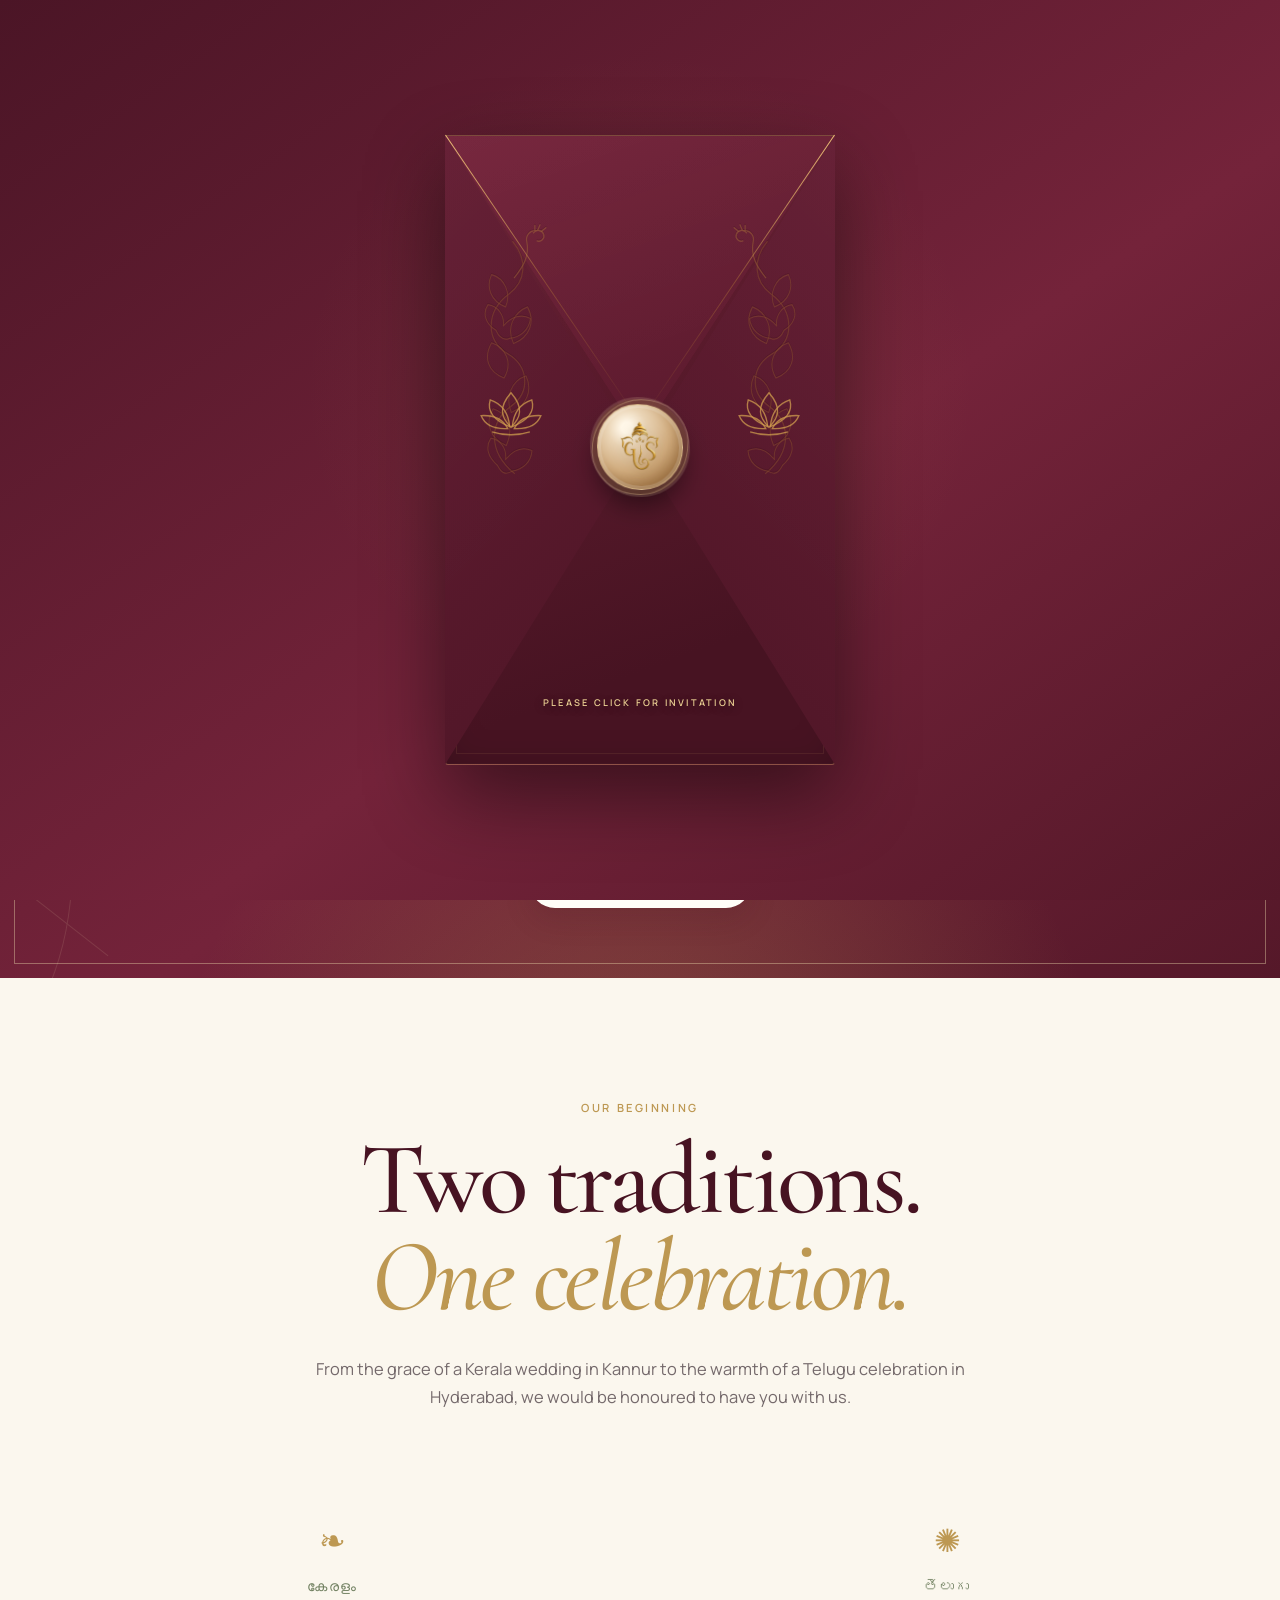
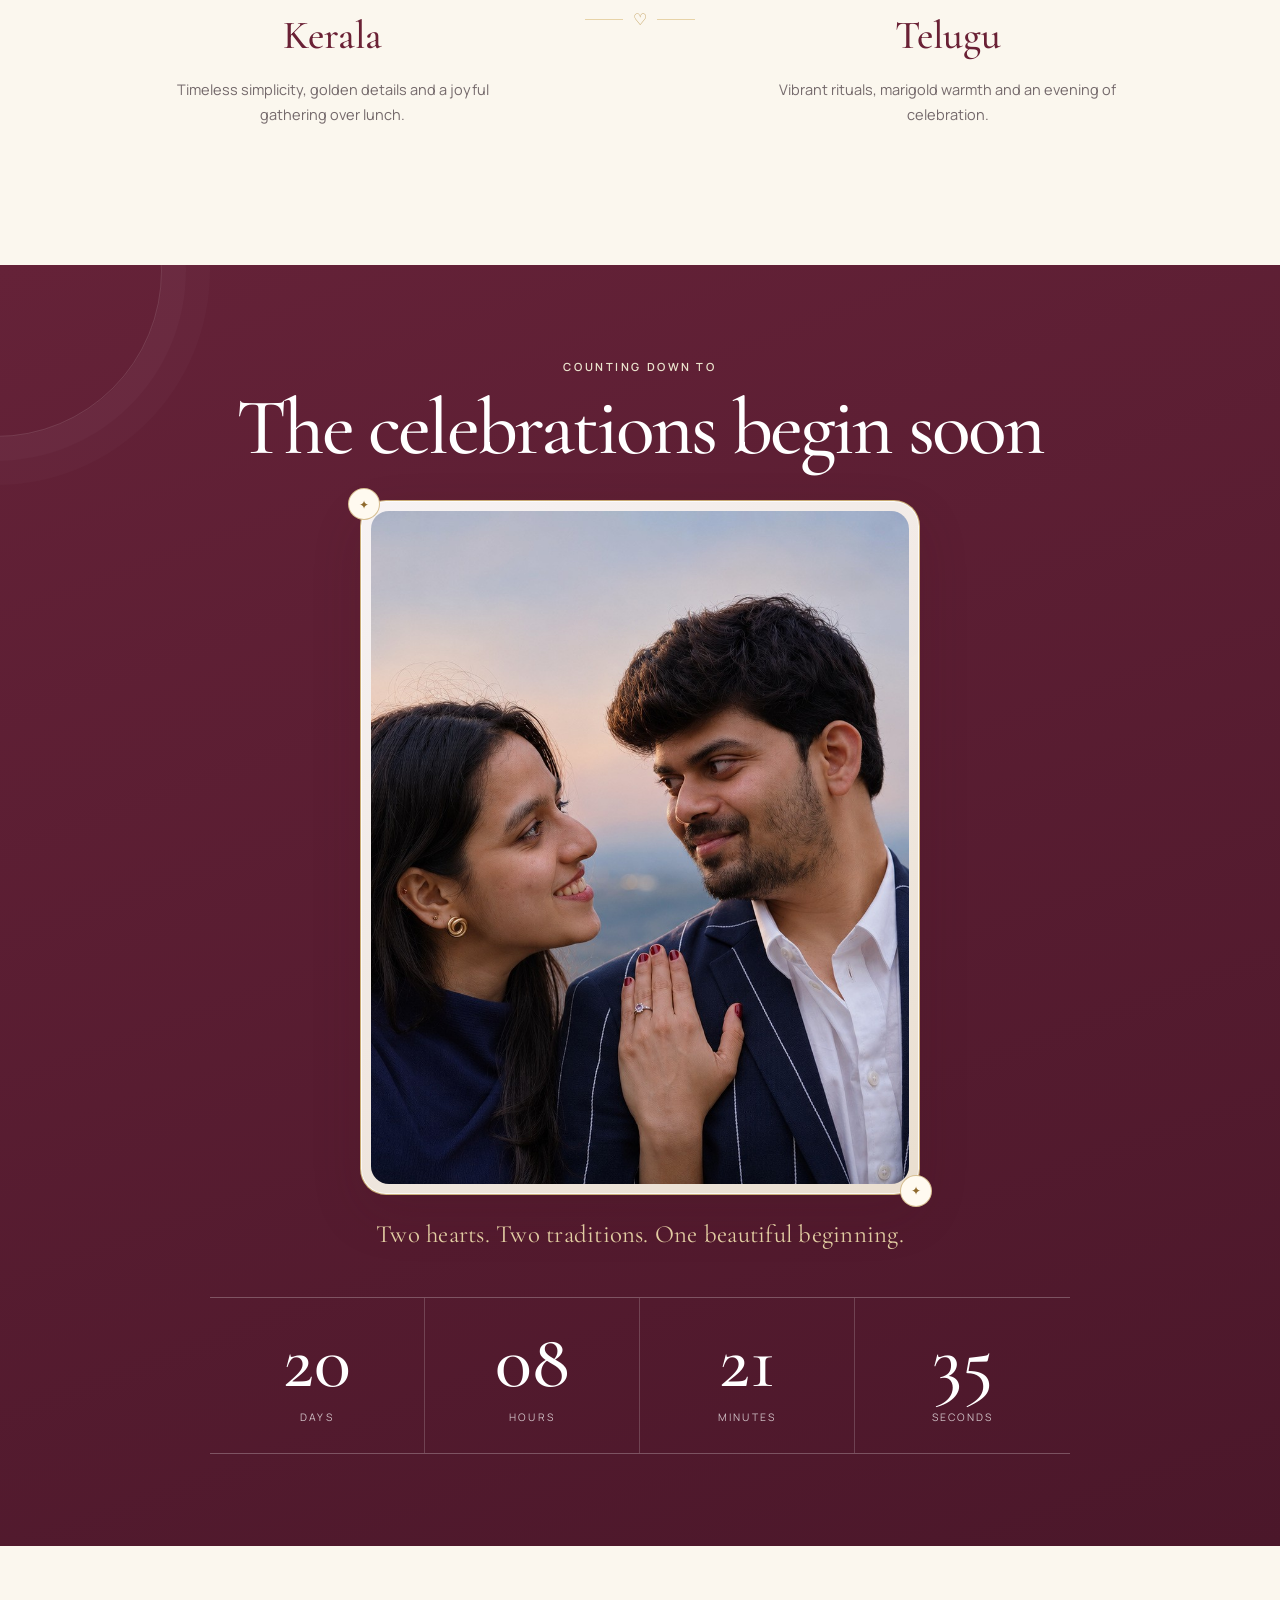
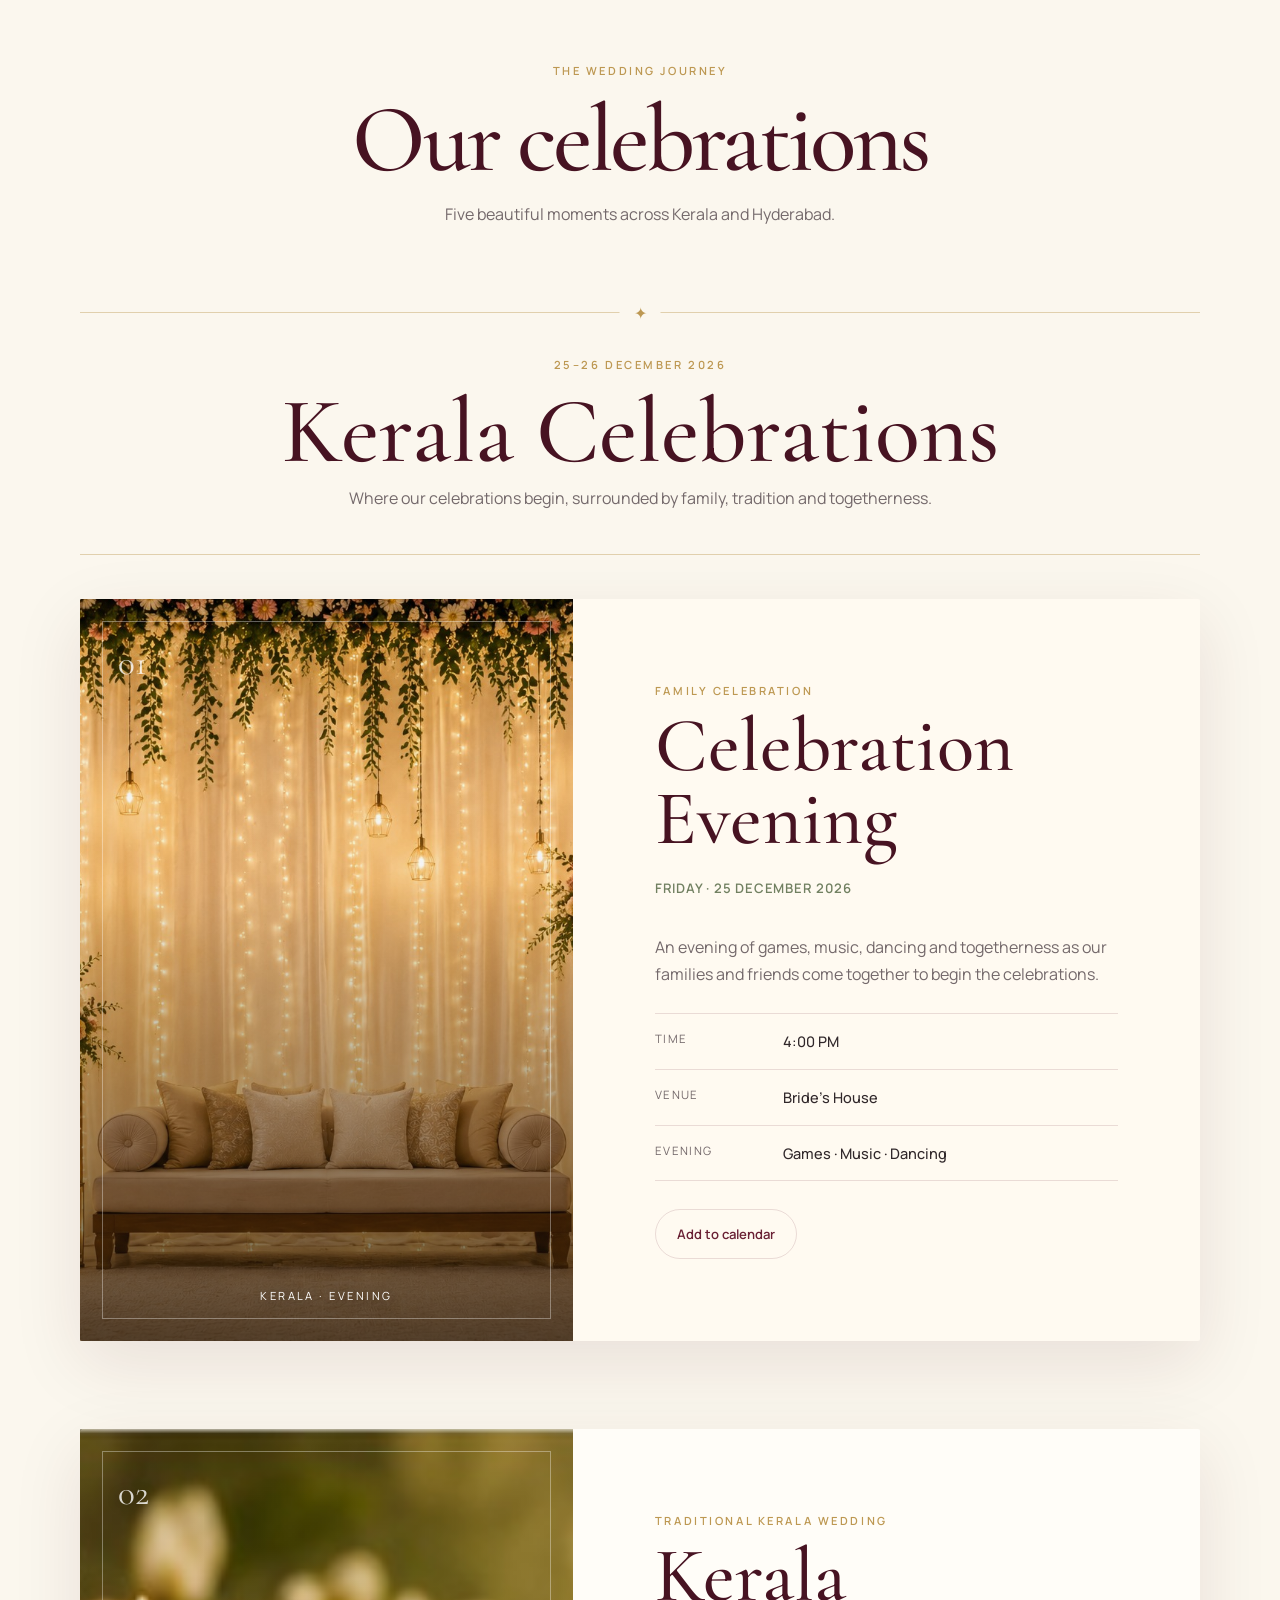
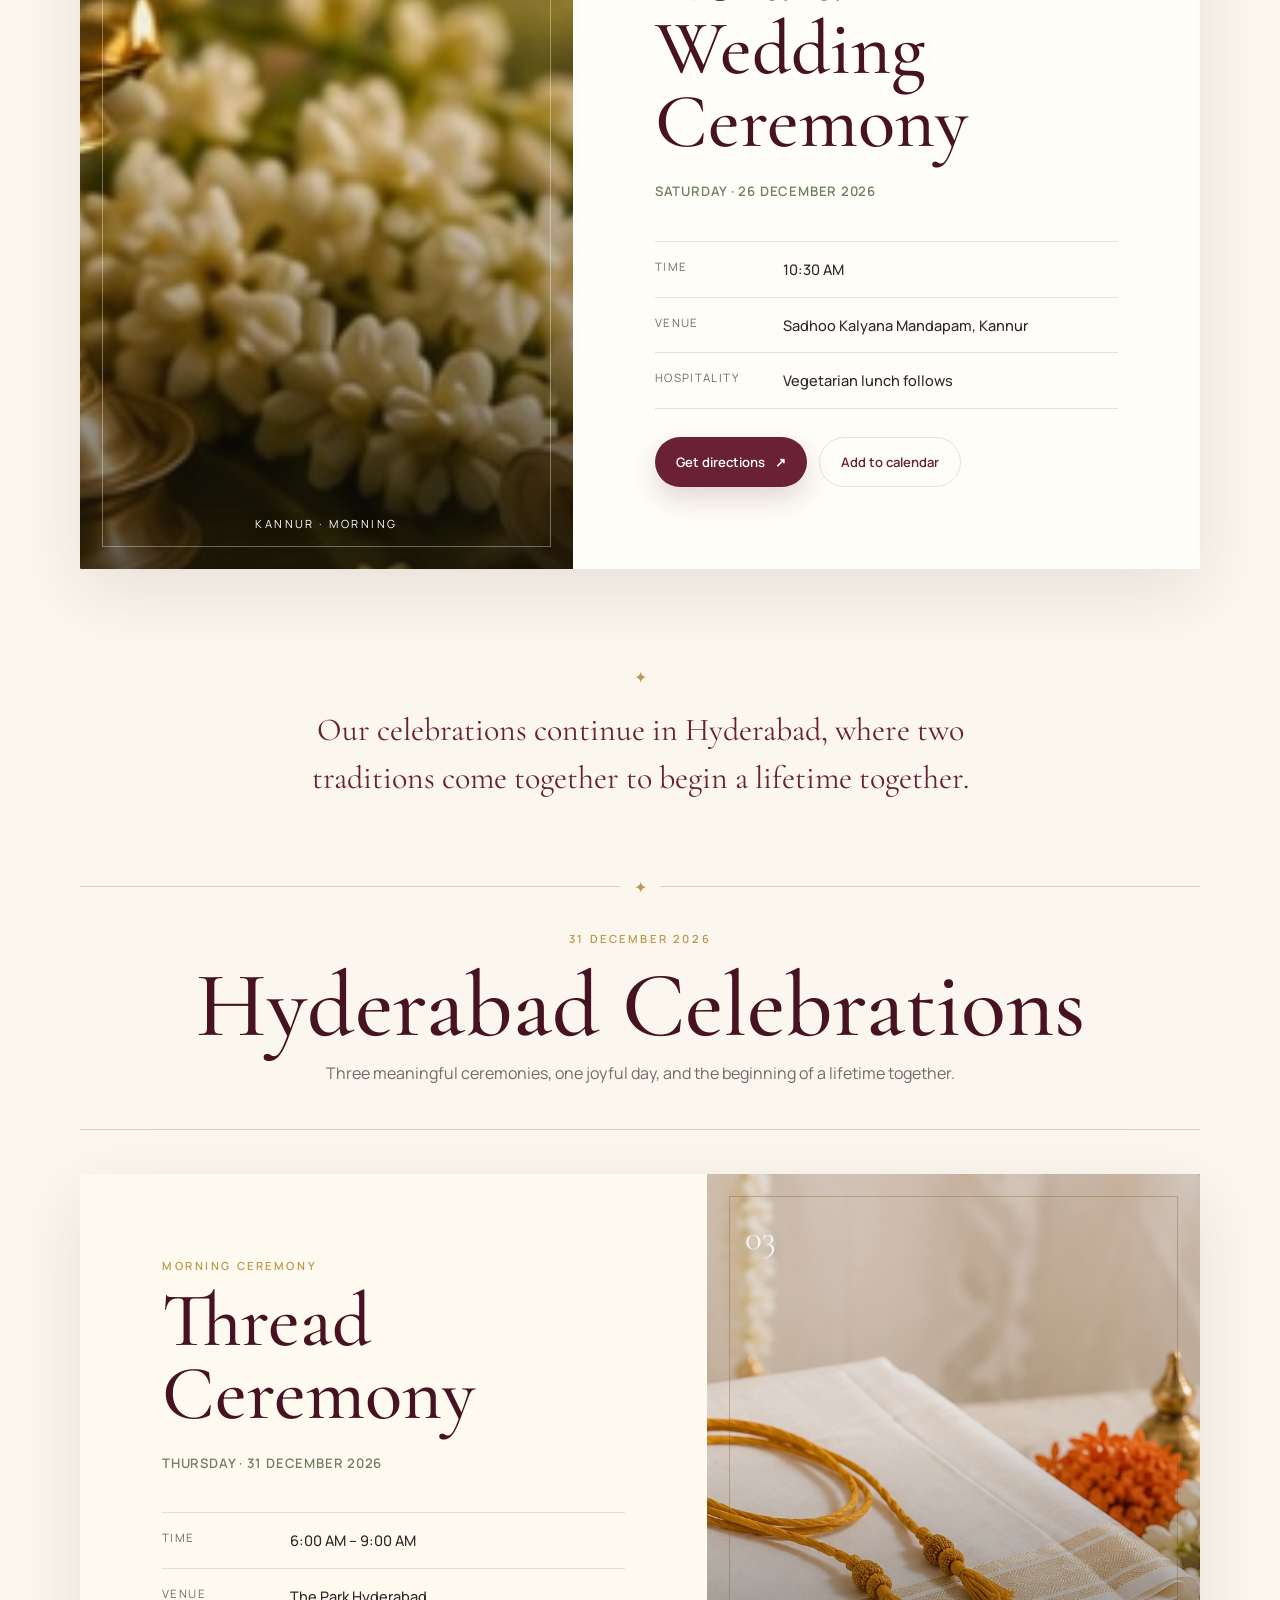
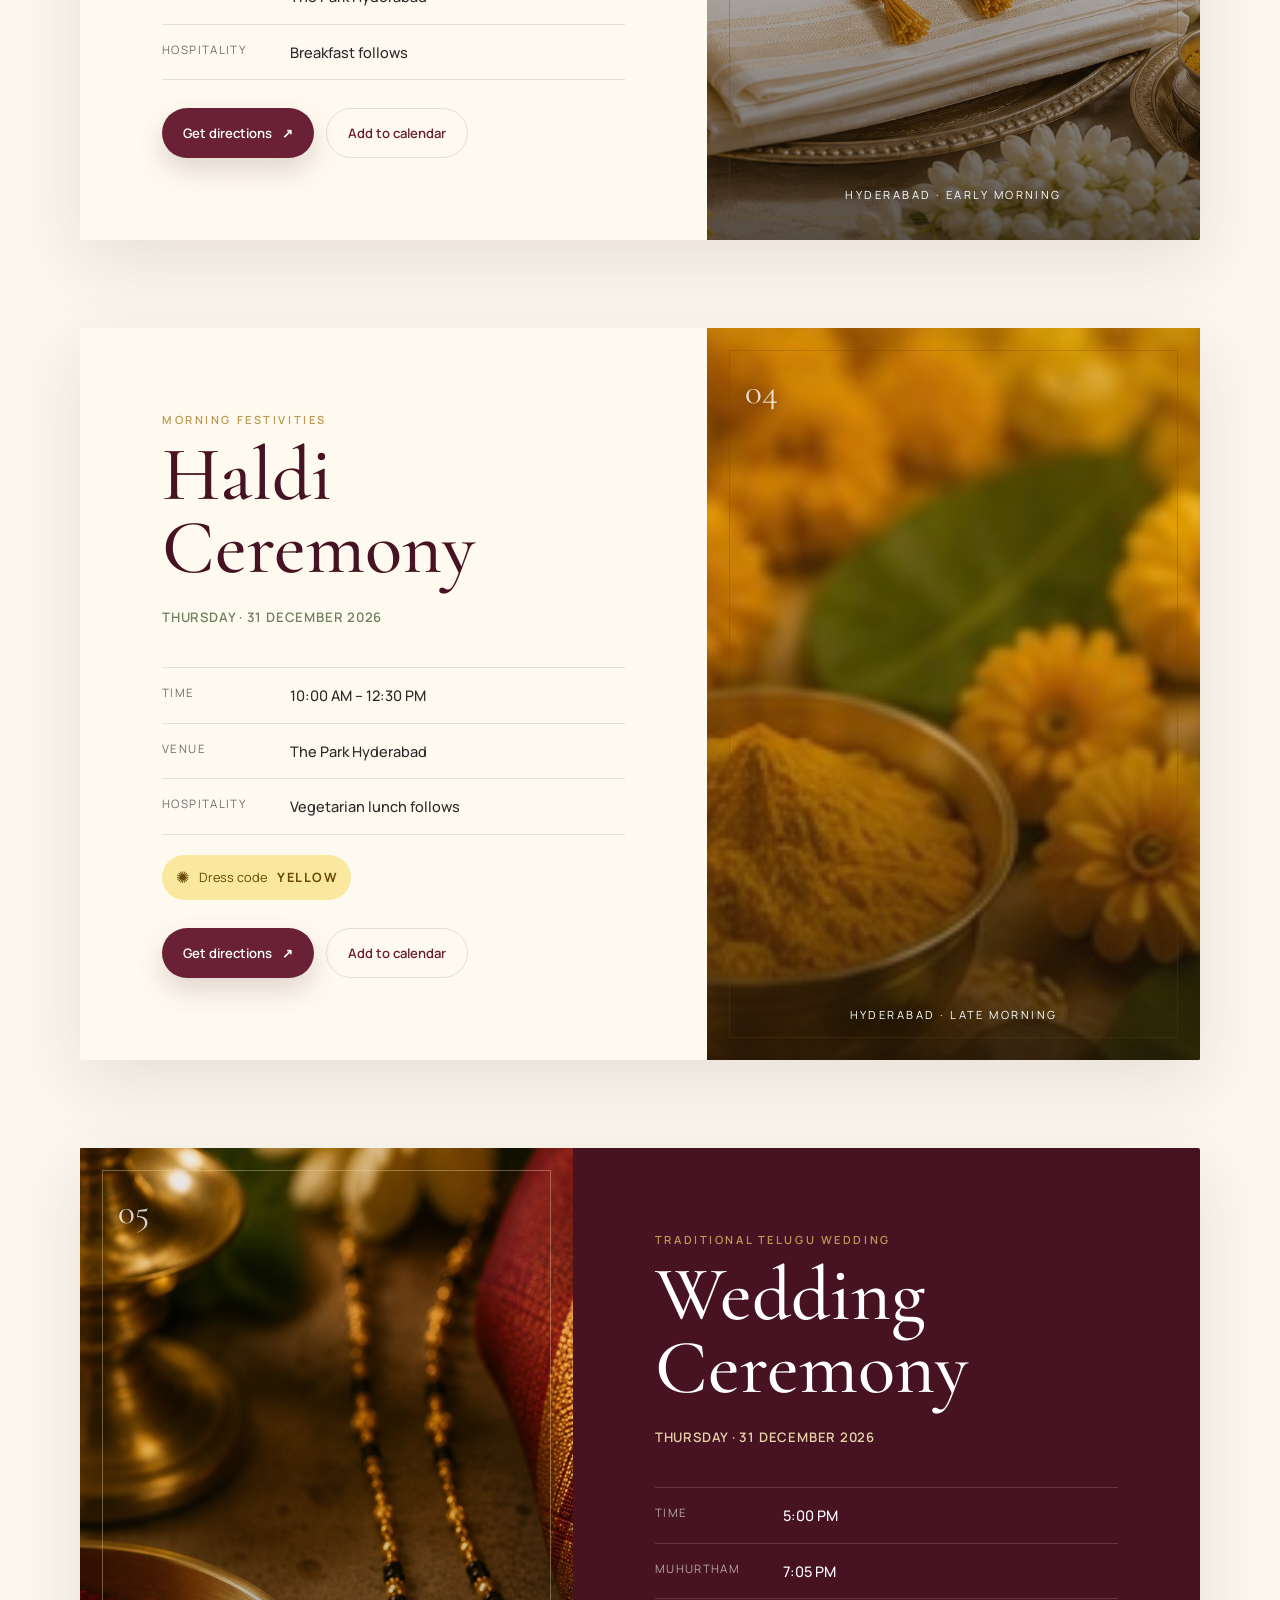
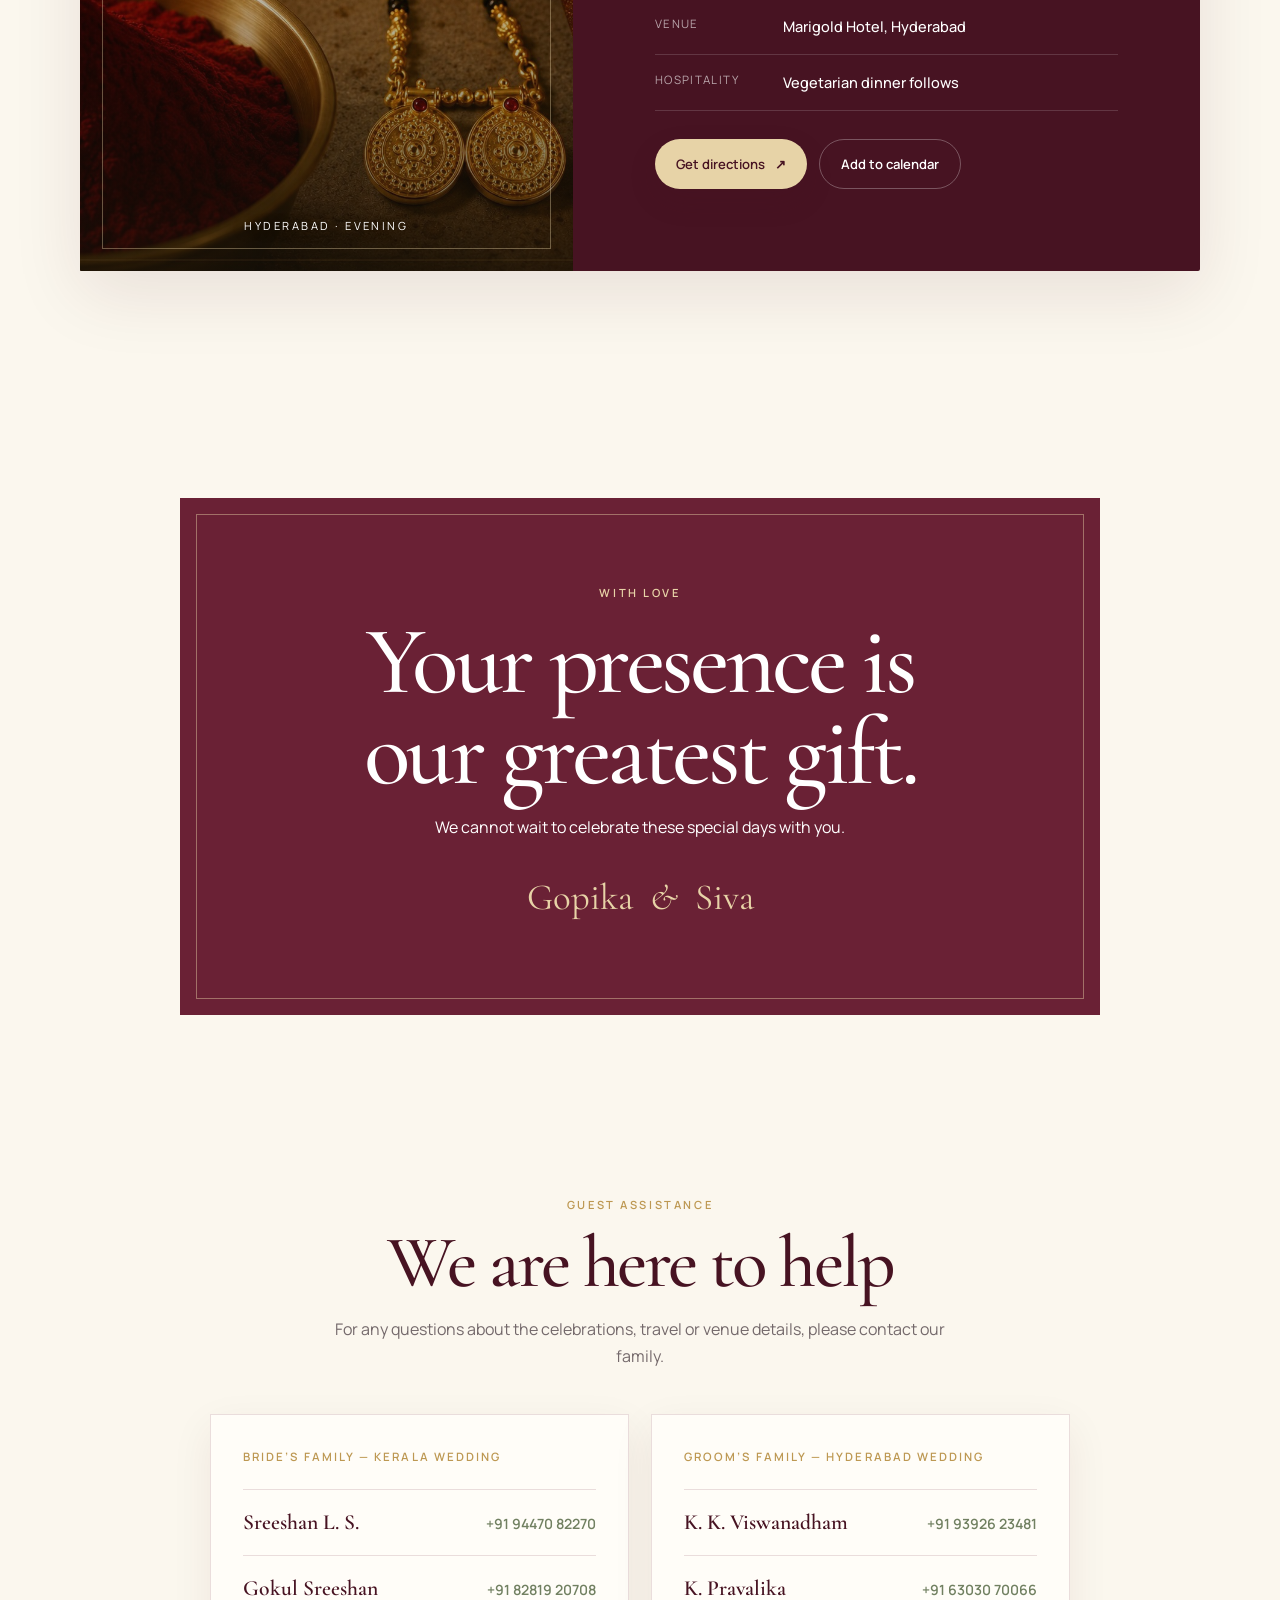
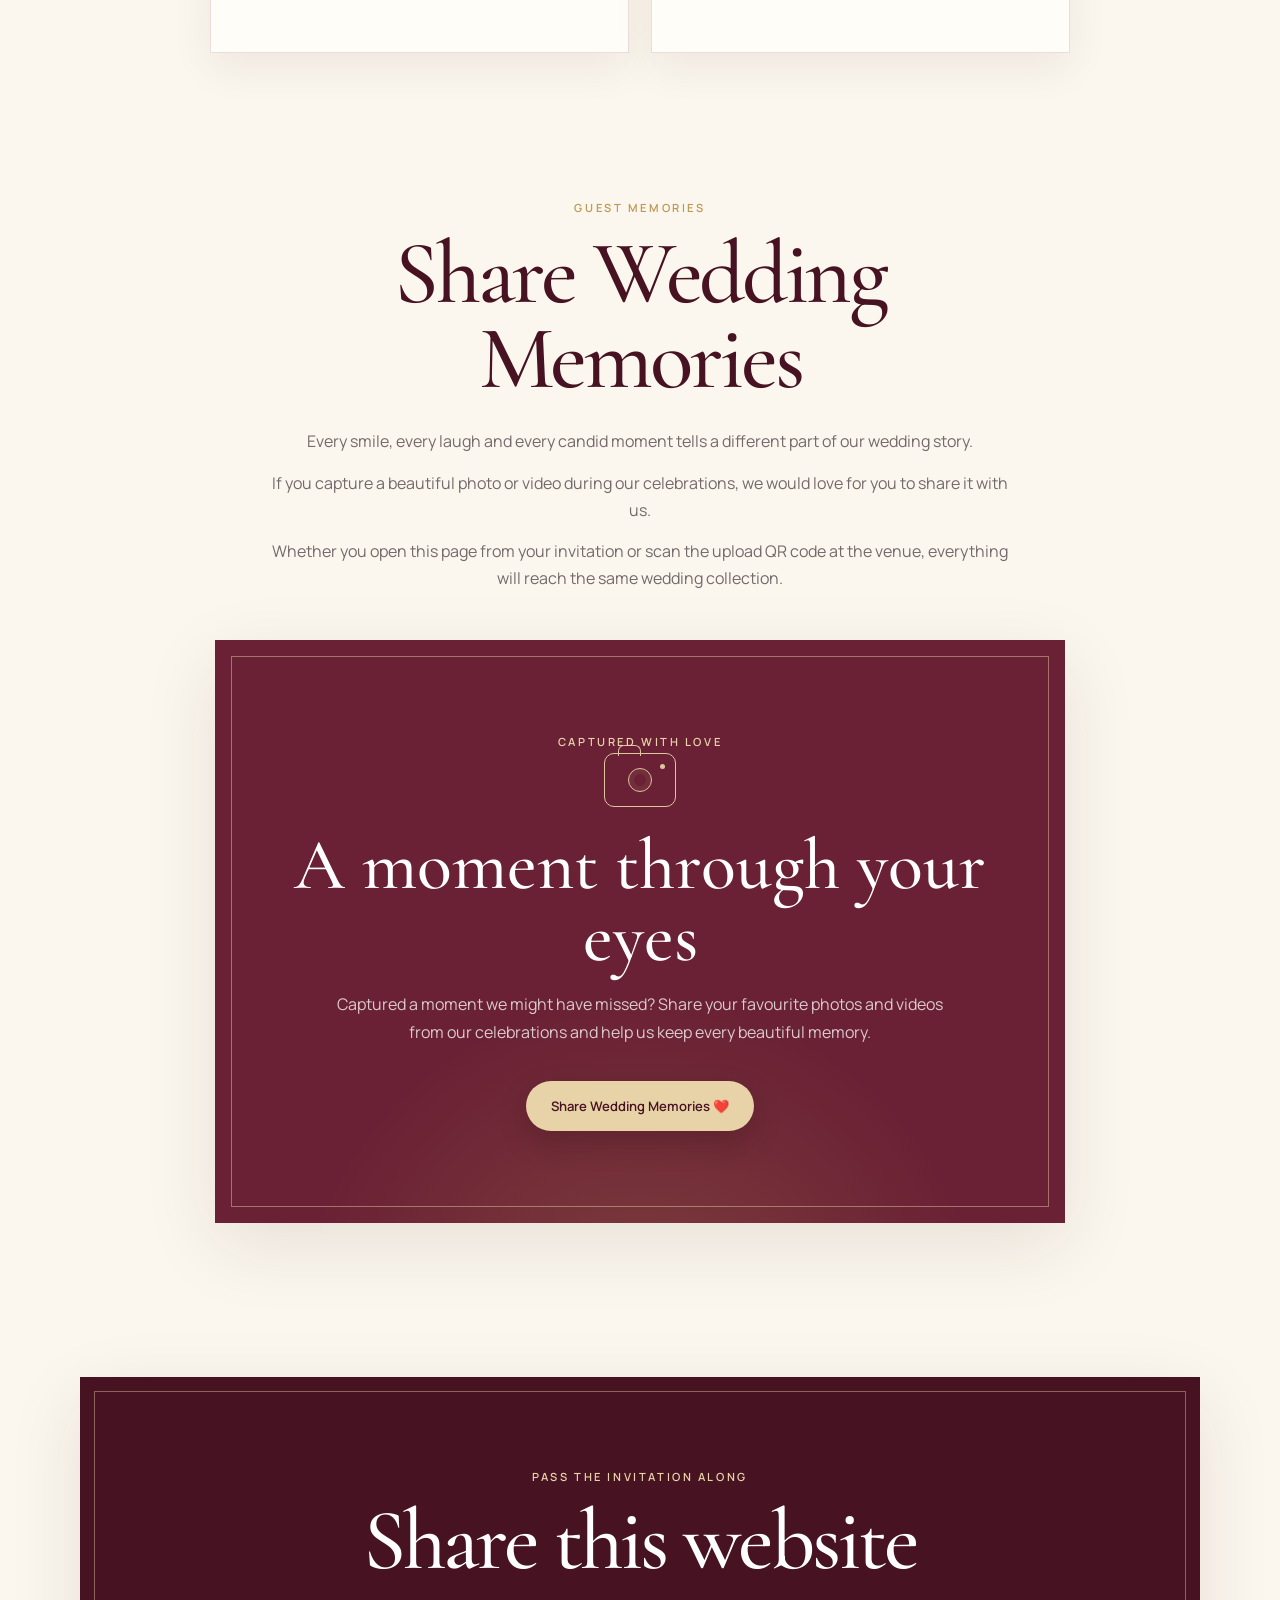
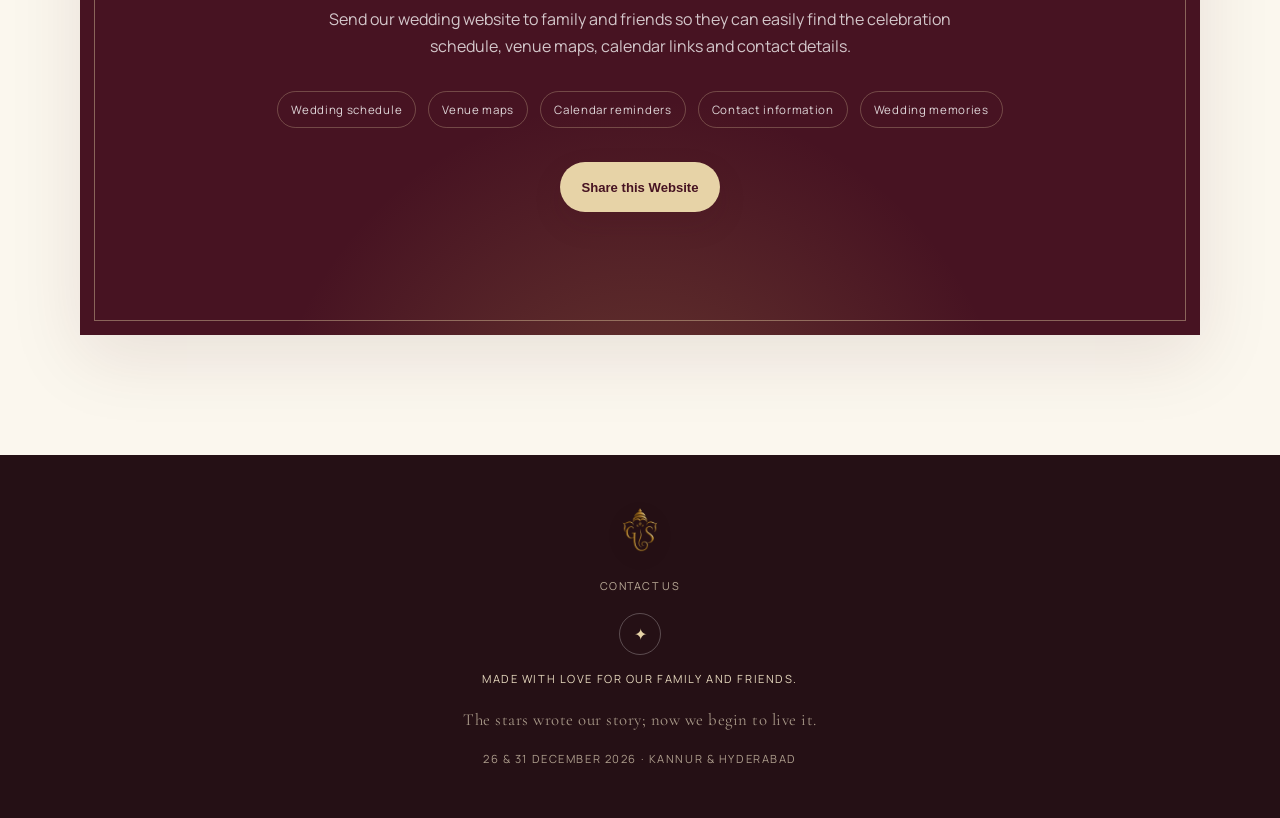
<file: index (2).html>
<!-- Wedding Edition 4.7 — Harmonized Burgundy Palette -->
<!-- Wedding Edition 4.6 — Embossed Reference Match -->
<!-- Wedding Edition 4.5 — Peacock + Lotus Invitation Reveal -->
<!-- Wedding Edition 4.2 — Reference-inspired Invitation Reveal -->
<!-- Wedding Edition 4.0 — Interactive Burgundy Envelope -->
<!-- Wedding Edition 3.2.1 — Clean Memories --><!-- Wedding Edition 3.2 — WedUploader Integration --><!DOCTYPE html>

<html lang="en">
<head>
<meta charset="utf-8"/>
<meta content="width=device-width, initial-scale=1" name="viewport"/>
<meta content="#651f32" name="theme-color"/>
<meta content="Join Gopika and Siva for their Kerala and Telugu wedding celebrations in Kannur and Hyderabad on 26 and 31 December 2026." name="description"/>
<title>Gopika &amp; Siva | Wedding Celebrations</title>
<link href="https://fonts.googleapis.com" rel="preconnect"/>
<link crossorigin="" href="https://fonts.gstatic.com" rel="preconnect"/>
<link href="https://fonts.googleapis.com/css2?family=Cormorant+Garamond:ital,wght@0,500;0,600;1,500&amp;family=Manrope:wght@400;500;600&amp;display=swap" rel="stylesheet"/>
<style>
:root {
  --ivory: #fbf7ee;
  --paper: #fffdf8;
  --maroon: #6a2135;
  --deep-maroon: #471322;
  --gold: #bd9852;
  --gold-light: #e7d3a7;
  --olive: #718061;
  --haldi: #f3dd78;
  --haldi-deep: #c38a12;
  --ink: #30272a;
  --muted: #74696b;
  --line: rgba(106, 33, 53, .14);
  --shadow: 0 22px 70px rgba(71, 19, 34, .10);
}

* { box-sizing: border-box; }
html { scroll-behavior: smooth; }
body {
  margin: 0;
  color: var(--ink);
  background: var(--ivory);
  font-family: "Manrope", sans-serif;
  line-height: 1.7;
  overflow-x: hidden;
}
a { color: inherit; }
.skip-link { position: fixed; left: 16px; top: -80px; z-index: 99; padding: 10px 16px; background: white; color: var(--maroon); border-radius: 8px; }
.skip-link:focus { top: 16px; }

.hero {
  position: relative;
  min-height: 100svh;
  display: grid;
  place-items: center;
  padding: 70px 24px;
  overflow: hidden;
  color: white;
  text-align: center;
  background:
    radial-gradient(circle at 50% 115%, rgba(189,152,82,.32), transparent 36%),
    radial-gradient(circle at 8% 6%, rgba(255,255,255,.08), transparent 23%),
    linear-gradient(145deg, #4b1526 0%, #74233a 58%, #551829 100%);
}
.hero::after {
  content: "";
  position: absolute;
  inset: 14px;
  border: 1px solid rgba(231,211,167,.42);
  pointer-events: none;
}
.arch {
  position: absolute;
  width: min(760px, 92vw);
  height: min(760px, 92vw);
  top: 8%;
  border: 1px solid rgba(231,211,167,.26);
  border-radius: 50% 50% 12px 12px;
  box-shadow: inset 0 0 0 8px rgba(255,255,255,.015);
}
.arch::before, .arch::after {
  content: "";
  position: absolute;
  inset: 20px;
  border: 1px solid rgba(231,211,167,.12);
  border-radius: inherit;
}
.arch::after { inset: 38px; }
.arch-dot { position: absolute; width: 7px; height: 7px; border: 1px solid var(--gold-light); transform: rotate(45deg); }
.dot-one { left: 8%; top: 34%; }.dot-two { right: 8%; top: 34%; }.dot-three { left: calc(50% - 3px); top: 1%; }
.hero-inner { position: relative; z-index: 2; width: min(780px, 100%); }
.micro, .eyebrow, .event-tag { text-transform: uppercase; letter-spacing: .23em; font-size: .7rem; font-weight: 600; }
.micro { opacity: .78; }
.welcome { font-family: "Cormorant Garamond", serif; color: var(--gold-light); font-size: 1.05rem; letter-spacing: .12em; margin: 18px 0 2px; }
.welcome span { margin: 0 8px; opacity: .55; }
.hero h1 { margin: 10px 0 16px; font-family: "Cormorant Garamond", serif; font-weight: 500; font-size: clamp(4.8rem, 16vw, 10.5rem); line-height: .78; letter-spacing: -.035em; }
.hero h1 span { display: block; }
.hero h1 i { display: block; margin: .34em 0 .30em; color: var(--gold-light); font-size: .29em; font-weight: 500; letter-spacing: 0; }
.lotus-rule { display: flex; justify-content: center; align-items: center; gap: 12px; color: var(--gold-light); margin: 28px auto 16px; }
.lotus-rule span { width: 70px; height: 1px; background: linear-gradient(90deg, transparent, currentColor); }
.lotus-rule span:last-child { transform: rotate(180deg); }
.invitation { max-width: 610px; margin: 0 auto; font-family: "Cormorant Garamond", serif; font-size: clamp(1.25rem, 3vw, 1.7rem); line-height: 1.5; }
.dates { margin: 26px 0 30px; font-size: .78rem; text-transform: uppercase; letter-spacing: .24em; color: var(--gold-light); }
.hero-leaf { position: absolute; width: 230px; height: 360px; opacity: .13; border: 1px solid var(--gold-light); border-radius: 100% 0 100% 0; transform: rotate(-24deg); }
.hero-leaf::before, .hero-leaf::after { content:""; position:absolute; width:1px; height:80%; background:var(--gold-light); left:50%; top:10%; transform:rotate(-28deg); }
.hero-leaf::after { height: 45%; transform: rotate(62deg); top: 8%; }
.hero-leaf-left { left: -120px; bottom: -70px; }
.hero-leaf-right { right: -130px; top: -50px; transform: rotate(155deg); }

.primary-button, .secondary-button {
  display: inline-flex;
  align-items: center;
  justify-content: center;
  gap: 10px;
  min-height: 50px;
  padding: 12px 21px;
  border-radius: 999px;
  text-decoration: none;
  font-size: .82rem;
  font-weight: 600;
  transition: transform .25s ease, box-shadow .25s ease, background .25s ease;
}
.primary-button { color: white; background: var(--maroon); box-shadow: 0 12px 28px rgba(71,19,34,.16); }
.primary-button:hover, .secondary-button:hover { transform: translateY(-2px); }
.light-button { background: var(--paper); color: var(--deep-maroon); }
.gold-button { background: var(--gold-light); color: var(--deep-maroon); }
.secondary-button { border: 1px solid var(--line); color: var(--maroon); }
.dark-secondary { border-color: rgba(255,255,255,.28); color: white; }

.section { width: min(1120px, calc(100% - 36px)); margin: 0 auto; }
.narrow { width: min(860px, calc(100% - 36px)); }
.story { padding: 120px 0 105px; text-align: center; }
.eyebrow { color: var(--gold); margin: 0 0 14px; }
h2, h3, .signature { font-family: "Cormorant Garamond", serif; }
.story h2, .section-heading h2, .presence h2, .contact h2, .countdown-section h2 { margin: 0; color: var(--deep-maroon); font-size: clamp(3.2rem, 8vw, 6.6rem); font-weight: 500; line-height: .95; letter-spacing: -.035em; }
.story h2 em { color: var(--gold); font-weight: 500; }
.lead { max-width: 730px; margin: 30px auto 0; color: var(--muted); font-size: 1.03rem; }
.culture-pair { display: grid; grid-template-columns: 1fr 110px 1fr; align-items: center; margin-top: 68px; }
.culture-pair article { padding: 34px; }
.culture-symbol { color: var(--gold); font-size: 2rem; }
.culture-script { margin: 6px 0 0; color: var(--olive); font-size: .86rem; letter-spacing: .1em; }
.culture-pair h3 { margin: 4px 0 8px; color: var(--maroon); font-size: 2.5rem; font-weight: 500; }
.culture-pair article > p:last-child { max-width: 350px; margin: auto; color: var(--muted); font-size: .91rem; }
.culture-join { display: flex; align-items: center; color: var(--gold); }
.culture-join span { height: 1px; flex: 1; background: var(--gold-light); }
.culture-join b { padding: 0 10px; font-weight: 400; }

.countdown-section { padding: 92px 0; color: white; text-align: center; background: linear-gradient(160deg, #652238 0%, #4b172a 100%); position: relative; overflow: hidden; }
.countdown-section::before { content:""; position:absolute; width:330px; height:330px; border:1px solid rgba(255,255,255,.12); border-radius:50%; left:-170px; top:-160px; box-shadow:0 0 0 24px rgba(255,255,255,.025),0 0 0 48px rgba(255,255,255,.018); }
.countdown-section h2 { color: white; font-size: clamp(2.7rem, 7vw, 5rem); }
.pale { color: #ebe4ce; }
.countdown { display: grid; grid-template-columns: repeat(4, 1fr); margin-top: 42px; border-top: 1px solid rgba(255,255,255,.25); border-bottom: 1px solid rgba(255,255,255,.25); }
.countdown div { padding: 26px 8px; border-right: 1px solid rgba(255,255,255,.18); }
.countdown div:last-child { border-right: 0; }
.countdown strong { display: block; font-family: "Cormorant Garamond", serif; font-size: clamp(2.5rem, 8vw, 4.8rem); font-weight: 500; line-height: 1; }
.countdown span { display:block; margin-top:8px; font-size:.65rem; text-transform:uppercase; letter-spacing:.2em; opacity:.72; }

.events { padding: 115px 0 125px; }
.section-heading { text-align: center; margin-bottom: 70px; }
.section-heading h2 { font-size: clamp(3.3rem, 8vw, 6rem); }
.section-heading > p:last-child { color: var(--muted); }
.timeline { display: none; }
.chapter { min-height: 570px; display: grid; grid-template-columns: .88fr 1.12fr; margin-bottom: 62px; overflow: hidden; border-radius: 2px; background: var(--paper); box-shadow: var(--shadow); }
.chapter-copy { padding: clamp(42px, 7vw, 82px); display: flex; flex-direction: column; justify-content: center; }
.chapter-art { position: relative; display: grid; place-items: center; min-height: 460px; overflow: hidden; background: #e6e1cd; color: var(--maroon); text-align: center; }
.chapter-art::before { content:""; position:absolute; inset:22px; border:1px solid rgba(106,33,53,.28); }
.chapter-art > p { position: absolute; bottom: 36px; margin:0; font-size:.7rem; text-transform:uppercase; letter-spacing:.22em; }
.art-number { position:absolute; top:34px; left:38px; font-family:"Cormorant Garamond",serif; font-size:2.2rem; color:rgba(106,33,53,.48); }
.event-tag { color: var(--gold); margin: 0; }
.chapter h3 { margin: 10px 0 8px; color: var(--deep-maroon); font-size: clamp(2.7rem, 6vw, 4.8rem); line-height: .95; font-weight: 500; }
.event-date-line { color: var(--olive); font-size: .82rem; font-weight:600; letter-spacing:.06em; text-transform:uppercase; }
.event-details { margin-top: 25px; border-top: 1px solid var(--line); }
.event-details div { display:grid; grid-template-columns:110px 1fr; gap:18px; padding:15px 0; border-bottom:1px solid var(--line); }
.event-details span { color:var(--muted); font-size:.72rem; text-transform:uppercase; letter-spacing:.12em; }
.event-details strong { font-size:.91rem; font-weight:500; }
.actions { display:flex; flex-wrap:wrap; gap:12px; margin-top:28px; }
.temple-arch { width: 190px; height: 275px; border: 2px solid var(--gold); border-radius: 100px 100px 3px 3px; box-shadow: inset 0 0 0 13px #e6e1cd, inset 0 0 0 14px rgba(106,33,53,.34); position: relative; }
.temple-arch::before { content:"✦"; position:absolute; top:30px; left:0; right:0; color:var(--maroon); font-size:2rem; }
.temple-arch::after { content:""; position:absolute; width:104px; height:104px; left:41px; bottom:36px; border:1px solid var(--maroon); transform:rotate(45deg); }
.chapter-haldi { grid-template-columns: 1.12fr .88fr; background:#fffaf0; }
.chapter-haldi .chapter-art { background: var(--haldi); color:#674800; }
.chapter-haldi .chapter-art::before { border-color:rgba(103,72,0,.28); }
.marigold-ring { display:grid; place-items:center; width:220px; height:220px; border:1px solid rgba(103,72,0,.5); border-radius:50%; box-shadow:0 0 0 18px rgba(255,255,255,.11),0 0 0 19px rgba(103,72,0,.16),0 0 0 38px rgba(255,255,255,.09); }
.marigold-ring span { font-size:5rem; color:#a56f00; animation: breathe 4s ease-in-out infinite; }
.dress-note { display:grid; grid-template-columns:auto auto 1fr; align-items:center; gap:10px; width:max-content; max-width:100%; margin-top:20px; padding:9px 14px; border-radius:999px; color:#694900; background:#f9e89e; }
.dress-note p, .dress-note strong { margin:0; font-size:.8rem; }.dress-note strong { text-transform:uppercase; letter-spacing:.12em; }
.chapter-telugu { color:white; background:var(--deep-maroon); }
.chapter-telugu .chapter-copy h3, .chapter-telugu .event-details strong { color:white; }
.chapter-telugu .event-date-line { color:var(--gold-light); }
.chapter-telugu .event-details { border-color:rgba(255,255,255,.15); }
.chapter-telugu .event-details div { border-color:rgba(255,255,255,.15); }
.chapter-telugu .event-details span { color:rgba(255,255,255,.62); }
.chapter-telugu .chapter-art { background:#8b3148; color:var(--gold-light); }
.chapter-telugu .chapter-art::before { border-color:rgba(231,211,167,.38); }
.chapter-telugu .art-number { color:rgba(255,255,255,.42); }
.rangoli { display:grid; place-items:center; width:230px; height:230px; border:1px solid var(--gold-light); transform:rotate(45deg); box-shadow:inset 0 0 0 16px #8b3148,inset 0 0 0 17px rgba(231,211,167,.5); }
.rangoli::before,.rangoli::after { content:""; position:absolute; width:150px; height:150px; border:1px solid var(--gold-light); border-radius:50%; }
.rangoli::after { width:105px; height:105px; }
.rangoli span { transform:rotate(-45deg); font-size:2rem; }

.presence { padding: 40px 20px 110px; }
.presence-frame { position:relative; width:min(920px,100%); margin:auto; padding:85px 35px; color:white; text-align:center; background:var(--maroon); }
.presence-frame::before { content:""; position:absolute; inset:16px; border:1px solid rgba(231,211,167,.45); }
.presence h2 { position:relative; color:white; font-size:clamp(3rem,8vw,6rem); }
.presence p { position:relative; }.presence .eyebrow { color:var(--gold-light); }
.signature { position:relative; margin-top:26px; color:var(--gold-light); font-size:2.3rem; }.signature span { font-style:italic; margin:0 8px; }
.contact { padding: 70px 0 110px; text-align:center; }
.contact h2 { font-size:clamp(2.5rem,6vw,4.6rem); }
.contact > p:last-child { max-width:590px; margin:18px auto 0; color:var(--muted); }
footer { display:flex; flex-direction:column; align-items:center; gap:14px; padding:50px 20px; color:#e5d7bd; background:#251015; text-align:center; }
footer a { display:grid; place-items:center; width:42px; height:42px; border:1px solid rgba(255,255,255,.25); border-radius:50%; text-decoration:none; }
footer p { margin:0; font-size:.7rem; letter-spacing:.14em; text-transform:uppercase; }

.reveal { opacity:0; transform:translateY(28px); transition:opacity .8s ease,transform .8s ease; }
.reveal.visible { opacity:1; transform:none; }
@keyframes breathe { 50% { transform:scale(1.08) rotate(8deg); } }
@media (prefers-reduced-motion: reduce) { html{scroll-behavior:auto}.reveal{opacity:1;transform:none;transition:none}.marigold-ring span{animation:none} }


/* Version 1.1 editorial event photography */
.chapter-photo { background:#241f18; color:#fff; isolation:isolate; }
.chapter-photo::before { z-index:3; inset:22px; border-color:rgba(255,255,255,.35); pointer-events:none; }
.chapter-photo img { position:absolute; inset:0; width:100%; height:100%; object-fit:cover; object-position:center; transform:scale(1.015); transition:transform 1.1s ease; }
.chapter-photo .photo-shade { position:absolute; inset:0; z-index:1; background:linear-gradient(180deg,rgba(20,15,8,.02) 35%,rgba(20,15,8,.68) 100%); }
.chapter-photo .art-number, .chapter-photo > p { z-index:2; color:#fff; text-shadow:0 2px 14px rgba(0,0,0,.45); }
.chapter-photo .art-number { opacity:.8; }
.chapter:hover .chapter-photo img { transform:scale(1.065); }
@media (prefers-reduced-motion: reduce) { .chapter-photo img { transition:none; } .chapter:hover .chapter-photo img { transform:scale(1.015); } }

@media (max-width: 780px) {
  .hero { min-height: 94svh; padding-top:60px; }
  .arch { top:12%; height:74vw; min-height:390px; }
  .hero h1 { font-size:clamp(4.2rem,24vw,7rem); }
  .hero::after { inset:9px; }
  .culture-pair { grid-template-columns:1fr; gap:8px; }
  .culture-pair article { padding:24px 20px; }
  .culture-join { width:120px; margin:auto; transform:rotate(90deg); }
  .countdown div { padding:20px 3px; }
  .countdown strong { font-size:2.1rem; }
  .countdown span { letter-spacing:.08em; font-size:.56rem; }
  .events { padding-top:90px; }
  .chapter, .chapter-haldi { grid-template-columns:1fr; min-height:0; margin-bottom:35px; }
  .chapter-haldi .chapter-copy { order:2; }.chapter-haldi .chapter-art { order:1; }
  .chapter-art { min-height:330px; }
  .chapter-copy { padding:38px 24px 42px; }
  .chapter h3 { font-size:3.1rem; }
  .event-details div { grid-template-columns:82px 1fr; gap:12px; }
  .actions { flex-direction:column; }
  .primary-button,.secondary-button { width:100%; }
  .temple-arch { transform:scale(.8); }.marigold-ring{transform:scale(.8)}.rangoli{transform:rotate(45deg) scale(.75)}
  .presence { padding-left:0; padding-right:0; }.presence-frame{padding:70px 24px;}
}

/* Guest assistance */
.contact-intro {
  max-width: 620px;
  margin: 18px auto 0;
  color: var(--muted);
}
.contact-groups {
  display: grid;
  grid-template-columns: repeat(2, minmax(0, 1fr));
  gap: 22px;
  max-width: 860px;
  margin: 44px auto 0;
  text-align: left;
}
.contact-card {
  padding: 32px;
  background: var(--paper);
  border: 1px solid var(--line);
  box-shadow: 0 14px 40px rgba(71, 19, 34, .07);
}
.contact-label {
  margin: 0 0 22px;
  color: var(--gold);
  font-size: .72rem;
  font-weight: 600;
  letter-spacing: .18em;
  text-transform: uppercase;
}
.contact-person {
  display: flex;
  align-items: baseline;
  justify-content: space-between;
  gap: 18px;
  padding: 14px 0;
  border-top: 1px solid var(--line);
}
.contact-person strong {
  color: var(--deep-maroon);
  font-family: "Cormorant Garamond", serif;
  font-size: 1.35rem;
  font-weight: 600;
}
.contact-person a {
  color: var(--olive);
  font-size: .88rem;
  font-weight: 600;
  text-decoration: none;
  white-space: nowrap;
}
.contact-person a:hover { text-decoration: underline; }
.footer-dates { opacity: .7; }

@media (max-width: 780px) {
  .contact-groups { grid-template-columns: 1fr; }
  .contact-card { padding: 26px 22px; }
  .contact-person { align-items: flex-start; flex-direction: column; gap: 3px; }
}


/* Version 1.1 — G&S Identity Edition */
.hero-inner {
  display: flex;
  flex-direction: column;
  align-items: center;
}

.hero-emblem {
  display: block;
  width: auto;
  height: clamp(82px, 9vw, 102px);
  margin: 20px auto 17px;
  object-fit: contain;
  filter: drop-shadow(0 12px 26px rgba(15,4,8,.22)) drop-shadow(0 0 12px rgba(189,152,82,.16));
}

.hero h1 {
  margin: 1px 0 17px;
  font-size: clamp(4.65rem, 15vw, 9.8rem);
  line-height: .76;
  letter-spacing: -.045em;
  text-wrap: balance;
}

.hero h1 span {
  text-shadow: 0 5px 26px rgba(25, 6, 12, .12);
}

.hero h1 i {
  position: relative;
  width: max-content;
  margin: .35em auto .31em;
  color: var(--gold-light);
  font-size: .27em;
  font-style: italic;
  line-height: 1;
  text-shadow: none;
}

.hero h1 i::before,
.hero h1 i::after {
  content: "";
  position: absolute;
  top: 52%;
  width: 34px;
  height: 1px;
  background: linear-gradient(90deg, transparent, currentColor);
  opacity: .7;
}

.hero h1 i::before { right: calc(100% + 13px); }
.hero h1 i::after { left: calc(100% + 13px); transform: rotate(180deg); }

.hero .lotus-rule { margin-top: 25px; }

.footer-emblem {
  display: block;
  width: auto;
  height: 52px;
  margin: 0 auto 2px;
  object-fit: contain;
  opacity: .76;
  filter: drop-shadow(0 7px 16px rgba(0, 0, 0, .2));
}

@media (max-width: 780px) {
  .hero {
    min-height: 96svh;
    padding: 48px 22px 52px;
  }

  .hero-emblem {
    height: clamp(68px, 20vw, 82px);
    margin: 15px auto 14px;
  }

  .hero h1 {
    margin-top: 0;
    font-size: clamp(4rem, 22vw, 6.7rem);
    line-height: .78;
  }

  .hero h1 i::before,
  .hero h1 i::after { width: 25px; }

  .welcome { margin-top: 12px; }
  .hero .lotus-rule { margin-top: 22px; }
  .footer-emblem { height: 39px; }
}

@media (max-width: 390px) {
  .hero { padding-left: 18px; padding-right: 18px; }
  .hero-emblem { height: 66px; margin-top: 12px; }
  .hero h1 { font-size: clamp(3.75rem, 21.5vw, 5.2rem); }
  .invitation { font-size: 1.16rem; }
  .dates { letter-spacing: .17em; }
}




/* Version 1.2 — Guest Memories Edition */
.memories { padding: 35px 0 120px; }
.memories-heading { max-width: 790px; margin: 0 auto 48px; text-align: center; }
.memories-heading h2, .album-copy h2, .qr-copy h2 {
  margin: 0; color: var(--deep-maroon);
  font-family: "Cormorant Garamond", serif;
  font-size: clamp(3rem, 7vw, 5.7rem);
  font-weight: 500; line-height: .95; letter-spacing: -.035em;
}
.memories-intro { max-width: 740px; margin: 27px auto 0; color: var(--muted); }
.memories-intro p { margin: 0 0 14px; }

.memory-card {
  position: relative; width: min(850px, 100%); margin: 0 auto;
  padding: clamp(48px, 7vw, 82px) clamp(28px, 6vw, 70px);
  color: white; text-align: center;
  background:
    radial-gradient(circle at 50% 120%, rgba(189,152,82,.25), transparent 42%),
    var(--maroon);
  box-shadow: var(--shadow);
}
.memory-card::before {
  content: ""; position: absolute; inset: 16px;
  border: 1px solid rgba(231,211,167,.46); pointer-events: none;
}
.memory-card > * { position: relative; }
.memory-card .eyebrow { color: var(--gold-light); }
.memory-card h3 {
  margin: 4px 0 19px; color: white;
  font-family: "Cormorant Garamond", serif;
  font-size: clamp(2.6rem, 6vw, 4.5rem);
  font-weight: 500; line-height: 1;
}
.memory-card p { max-width: 610px; margin: 0 auto; color: rgba(255,255,255,.76); }
.memory-card .actions { justify-content: center; margin-top: 31px; }

.post-wedding { padding: 0 0 120px; }
.album-panel, .qr-panel { position: relative; overflow: hidden; }
.album-panel {
  display: grid; grid-template-columns: 1.15fr .85fr;
  min-height: 430px; background: var(--paper); box-shadow: var(--shadow);
}
.album-panel::before, .qr-panel::before {
  content: ""; position: absolute; inset: 13px;
  border: 1px solid rgba(189,152,82,.24); pointer-events: none;
}
.album-copy { position: relative; z-index: 1; padding: clamp(45px, 7vw, 80px); }
.album-copy h2, .qr-copy h2 { font-size: clamp(2.8rem, 6vw, 4.8rem); }
.album-copy > p:last-of-type, .qr-copy > p:last-of-type {
  max-width: 620px; margin: 23px 0 0; color: var(--muted);
}
.album-actions { display: flex; flex-wrap: wrap; gap: 12px; margin-top: 30px; }
.album-art {
  position: relative; display: grid; place-items: center; min-height: 350px;
  color: var(--gold-light);
  background: radial-gradient(circle at center, rgba(231,211,167,.12), transparent 47%), var(--deep-maroon);
}
.album-art::before {
  content: ""; position: absolute; inset: 22px;
  border: 1px solid rgba(231,211,167,.38);
}
.album-monogram {
  font-family: "Cormorant Garamond", serif;
  font-size: clamp(5rem, 12vw, 8rem); font-style: italic; line-height: 1;
}

.qr-panel {
  display: grid; grid-template-columns: .72fr 1.28fr; align-items: center;
  margin-top: 34px; padding: clamp(36px, 6vw, 65px);
  background: #f1ecdf; border: 1px solid var(--line);
}
.qr-placeholder {
  position: relative; z-index: 1; display: grid; place-items: center;
  width: min(230px, 100%); aspect-ratio: 1; margin: auto;
  color: var(--gold); background: var(--paper);
  border: 1px solid rgba(106,33,53,.2);
  box-shadow: 0 14px 35px rgba(71,19,34,.07); text-align: center;
}
.qr-placeholder::before, .qr-placeholder::after {
  content: ""; position: absolute; width: 32px; height: 32px;
  border-color: var(--gold); border-style: solid;
}
.qr-placeholder::before { top: 18px; left: 18px; border-width: 1px 0 0 1px; }
.qr-placeholder::after { right: 18px; bottom: 18px; border-width: 0 1px 1px 0; }
.qr-placeholder span {
  max-width: 140px; font-size: .68rem; font-weight: 600;
  letter-spacing: .15em; line-height: 1.6; text-transform: uppercase;
}
.qr-copy { position: relative; z-index: 1; padding-left: clamp(25px, 5vw, 70px); }

.footer-links {
  display: flex; flex-wrap: wrap; justify-content: center;
  gap: 10px 24px; margin: 4px 0;
}
footer .footer-links a {
  display: inline; width: auto; height: auto; color: #e5d7bd;
  border: 0; border-radius: 0; font-size: .68rem;
  letter-spacing: .12em; text-decoration: none; text-transform: uppercase; opacity: .78;
}
footer .footer-links a:hover { opacity: 1; text-decoration: underline; }
.placeholder-link[aria-disabled="true"] { cursor: default; opacity: .72; }

@media (max-width: 780px) {
  .memories { padding-bottom: 90px; }
  .memory-card { padding: 58px 25px; }
  .album-panel, .qr-panel { grid-template-columns: 1fr; }
  .album-art { min-height: 290px; }
  .qr-placeholder { width: 190px; }
  .qr-copy { padding: 34px 0 0; text-align: center; }
  .qr-copy > p:last-of-type { margin-left: auto; margin-right: auto; }
  .album-actions { flex-direction: column; }
  .album-actions .primary-button,
  .album-actions .secondary-button,
  .memory-card .primary-button { width: 100%; }
  .footer-links { gap: 10px 16px; }
}


/* Version 1.2 correction — emblem cache and ampersand spacing */
.hero h1 i {
  margin-top: .44em;
  margin-bottom: .42em;
  line-height: 1.15;
  z-index: 1;
}

@media (max-width: 780px) {
  .hero h1 i {
    margin-top: .48em;
    margin-bottom: .45em;
  }
}



/* Final hero correction — emblem visibility and ampersand balance */
.hero h1 {
  row-gap: 0;
}

.hero h1 i {
  display: block;
  position: relative;
  width: max-content;
  margin: .52em auto .48em;
  color: var(--gold-light);
  font-size: .24em;
  font-style: italic;
  line-height: 1;
  transform: translateY(.04em);
  z-index: 2;
}

.hero h1 i::before,
.hero h1 i::after {
  top: 50%;
  width: 31px;
}

@media (max-width: 780px) {
  .hero h1 i {
    margin-top: .56em;
    margin-bottom: .52em;
    font-size: .23em;
    transform: translateY(.06em);
  }

  .hero h1 i::before,
  .hero h1 i::after {
    width: 23px;
  }
}



/* Version 1.3 — Premium Polish Edition */

/* Subtle hero entrance sequence */
.hero-emblem,
.hero h1,
.hero .invitation,
.hero .dates,
.hero .primary-button {
  opacity: 0;
  transform: translateY(14px);
}

body.hero-ready .hero-emblem {
  animation: heroFadeUp .9s cubic-bezier(.22,.61,.36,1) .12s forwards;
}

body.hero-ready .hero h1 {
  animation: heroFadeUp 1s cubic-bezier(.22,.61,.36,1) .58s forwards;
}

body.hero-ready .hero .invitation {
  animation: heroFadeUp .9s cubic-bezier(.22,.61,.36,1) .96s forwards;
}

body.hero-ready .hero .dates {
  animation: heroFadeUp .85s cubic-bezier(.22,.61,.36,1) 1.16s forwards;
}

body.hero-ready .hero .primary-button {
  animation: heroFadeUp .85s cubic-bezier(.22,.61,.36,1) 1.34s forwards;
}

@keyframes heroFadeUp {
  to {
    opacity: 1;
    transform: translateY(0);
  }
}

/* Countdown enters with a gentle stagger when it reaches the viewport */
.countdown div {
  opacity: 0;
  transform: translateY(10px);
}

.countdown.countdown-ready div {
  animation: countdownFade .65s cubic-bezier(.22,.61,.36,1) forwards;
}

.countdown.countdown-ready div:nth-child(1) { animation-delay: .05s; }
.countdown.countdown-ready div:nth-child(2) { animation-delay: .14s; }
.countdown.countdown-ready div:nth-child(3) { animation-delay: .23s; }
.countdown.countdown-ready div:nth-child(4) { animation-delay: .32s; }

@keyframes countdownFade {
  to {
    opacity: 1;
    transform: translateY(0);
  }
}

/* Share Memories warmth and balance */
.memory-card {
  padding-top: clamp(58px, 8vw, 92px);
  padding-bottom: clamp(58px, 8vw, 92px);
}

.memory-camera {
  position: relative;
  width: 72px;
  height: 54px;
  margin: 0 auto 22px;
  border: 1.5px solid var(--gold-light);
  border-radius: 10px;
  opacity: .92;
}

.memory-camera::before {
  content: "";
  position: absolute;
  width: 21px;
  height: 10px;
  top: -9px;
  left: 13px;
  border: 1.5px solid var(--gold-light);
  border-bottom: 0;
  border-radius: 6px 6px 0 0;
}

.memory-camera::after {
  content: "";
  position: absolute;
  width: 22px;
  height: 22px;
  top: 14px;
  left: 23px;
  border: 1.5px solid var(--gold-light);
  border-radius: 50%;
  box-shadow: inset 0 0 0 5px rgba(231,211,167,.08);
}

.memory-camera span {
  position: absolute;
  width: 5px;
  height: 5px;
  top: 10px;
  right: 10px;
  background: var(--gold-light);
  border-radius: 50%;
}

.memory-card h3 {
  margin-bottom: 17px;
}

.memory-card p {
  line-height: 1.8;
}

.memory-card .primary-button {
  padding-left: 25px;
  padding-right: 25px;
  box-shadow: 0 12px 30px rgba(25,6,12,.20);
}

/* Micro interaction polish */
.primary-button,
.secondary-button,
.footer-links a {
  transition:
    transform .28s ease,
    box-shadow .28s ease,
    background .28s ease,
    opacity .28s ease,
    border-color .28s ease;
}

.primary-button:hover,
.secondary-button:hover {
  transform: translateY(-2px);
}

.primary-button:active,
.secondary-button:active {
  transform: translateY(0);
}

.album-actions,
.memory-card .actions {
  align-items: center;
}

.album-actions .primary-button,
.album-actions .secondary-button {
  min-width: 190px;
}

.footer-thanks {
  margin-top: 4px;
  color: rgba(229,215,189,.68);
  font-family: "Cormorant Garamond", serif;
  font-size: 1.05rem;
  letter-spacing: .03em;
  text-transform: none;
}

@media (prefers-reduced-motion: reduce) {
  .hero-emblem,
  .hero h1,
  .hero .invitation,
  .hero .dates,
  .hero .primary-button,
  .countdown div {
    opacity: 1;
    transform: none;
    animation: none !important;
  }
}

@media (max-width: 780px) {
  .memory-camera {
    width: 64px;
    height: 48px;
    margin-bottom: 20px;
  }

  .memory-camera::after {
    width: 20px;
    height: 20px;
    top: 13px;
    left: 21px;
  }

  .album-actions .primary-button,
  .album-actions .secondary-button {
    min-width: 0;
  }
}


/* Version 2.0 — event clarity */
#events .chapter + .chapter {
  margin-top: clamp(54px, 7vw, 88px);
}

#share-memories .memories-intro {
  max-width: 760px;
}

#share-memories .memory-card .actions {
  margin-top: 34px;
}


/* Version 2.1 — full-scene event photography */
.chapter-art.photo-full-scene {
  background: #2b2118;
}

.chapter-art.photo-full-scene .photo-backdrop {
  position: absolute;
  inset: -20px;
  width: calc(100% + 40px);
  height: calc(100% + 40px);
  object-fit: cover;
  filter: blur(18px) brightness(.62) saturate(.85);
  transform: scale(1.08);
  opacity: .78;
}

.chapter-art.photo-full-scene .photo-main {
  position: absolute;
  inset: 0;
  width: 100%;
  height: 100%;
  object-fit: contain;
  object-position: center;
  transform: none;
  z-index: 1;
  transition: transform 1.1s ease;
}

.chapter:hover .chapter-art.photo-full-scene .photo-main {
  transform: scale(1.018);
}

.chapter-art.photo-full-scene .photo-shade {
  z-index: 2;
  background: linear-gradient(
    180deg,
    rgba(20,15,8,.04) 38%,
    rgba(20,15,8,.66) 100%
  );
}

.chapter-art.photo-full-scene::before {
  z-index: 4;
}

.chapter-art.photo-full-scene .art-number,
.chapter-art.photo-full-scene > p {
  z-index: 3;
}

@media (max-width: 780px) {
  .chapter-art.photo-full-scene {
    min-height: 360px;
  }
}


/* Version 2.2 — remove image gaps and improve framing */
.chapter-kerala-fit .chapter-art.photo-full-scene .photo-main {
  object-fit: cover;
  object-position: 43% center;
  transform: scale(1.035);
}

.chapter-thread-fit .chapter-art.photo-full-scene .photo-main {
  object-fit: cover;
  object-position: 54% center;
  transform: scale(1.055);
}

.chapter-kerala-fit:hover .chapter-art.photo-full-scene .photo-main {
  transform: scale(1.065);
}

.chapter-thread-fit:hover .chapter-art.photo-full-scene .photo-main {
  transform: scale(1.085);
}

@media (max-width: 780px) {
  .chapter-kerala-fit .chapter-art.photo-full-scene .photo-main {
    object-position: 39% center;
    transform: scale(1.03);
  }

  .chapter-thread-fit .chapter-art.photo-full-scene .photo-main {
    object-position: 56% center;
    transform: scale(1.045);
  }
}


/* Version 2.3 — remove remaining Haldi and Telugu image gaps */
.chapter-haldi-fit .chapter-art.photo-full-scene .photo-main {
  object-fit: cover;
  object-position: 47% center;
  transform: scale(1.035);
}

.chapter-telugu-fit .chapter-art.photo-full-scene .photo-main {
  object-fit: cover;
  object-position: 48% center;
  transform: scale(1.04);
}

.chapter-haldi-fit:hover .chapter-art.photo-full-scene .photo-main {
  transform: scale(1.065);
}

.chapter-telugu-fit:hover .chapter-art.photo-full-scene .photo-main {
  transform: scale(1.07);
}

@media (max-width: 780px) {
  .chapter-haldi-fit .chapter-art.photo-full-scene .photo-main {
    object-position: 45% center;
    transform: scale(1.03);
  }

  .chapter-telugu-fit .chapter-art.photo-full-scene .photo-main {
    object-position: 47% center;
    transform: scale(1.035);
  }
}


/* Version 2.6 — native website sharing */
.share-site-panel {
  position: relative;
  margin-top: 34px;
  padding: clamp(56px, 8vw, 90px) clamp(28px, 7vw, 86px);
  overflow: hidden;
  color: white;
  text-align: center;
  background:
    radial-gradient(circle at 50% 125%, rgba(189,152,82,.28), transparent 42%),
    var(--deep-maroon);
  box-shadow: var(--shadow);
}

.share-site-panel::before {
  content: "";
  position: absolute;
  inset: 14px;
  border: 1px solid rgba(231,211,167,.42);
  pointer-events: none;
}

.share-site-copy {
  position: relative;
  z-index: 1;
  max-width: 760px;
  margin: 0 auto;
}

.share-site-copy .eyebrow {
  color: var(--gold-light);
}

.share-site-copy h2 {
  margin: 0;
  color: white;
  font-family: "Cormorant Garamond", serif;
  font-size: clamp(3rem, 7vw, 5.4rem);
  font-weight: 500;
  line-height: .95;
  letter-spacing: -.035em;
}

.share-site-copy > p:not(.eyebrow):not(.share-site-status) {
  max-width: 650px;
  margin: 24px auto 0;
  color: rgba(255,255,255,.76);
}

.share-site-features {
  display: flex;
  flex-wrap: wrap;
  justify-content: center;
  gap: 10px 12px;
  margin: 30px auto 34px;
}

.share-site-features span {
  padding: 8px 13px;
  border: 1px solid rgba(231,211,167,.28);
  border-radius: 999px;
  color: rgba(255,255,255,.82);
  font-size: .72rem;
  letter-spacing: .06em;
}

.share-site-panel .primary-button {
  border: 0;
  cursor: pointer;
  background: var(--gold-light);
  color: var(--deep-maroon);
}

.share-site-status {
  min-height: 1.5em;
  margin: 14px 0 0;
  color: var(--gold-light);
  font-size: .78rem;
}

@media (max-width: 780px) {
  .share-site-panel {
    padding: 62px 25px;
  }

  .share-site-panel .primary-button {
    width: 100%;
  }

  .share-site-features {
    gap: 8px;
  }
}


/* Wedding Edition 3.0 — production polish */
.wedding-welcome {
  position: fixed; inset: 0; z-index: 9999; display: grid; place-items: center;
  color: #e7d3a7; background: #471322;
  transition: opacity .65s ease, visibility .65s ease;
}
.wedding-welcome.is-hidden { opacity: 0; visibility: hidden; pointer-events: none; }
.wedding-welcome-inner { text-align: center; animation: welcomeIn .9s ease both; }
.wedding-welcome img { width: 118px; height: 118px; object-fit: contain; filter: drop-shadow(0 10px 24px rgba(0,0,0,.2)); }
.wedding-welcome p {
  margin: 18px 0 2px; font-family: "Cormorant Garamond", serif;
  font-size: clamp(2.4rem, 8vw, 4rem); line-height: 1; color: white;
}
.wedding-welcome span { font-size: .7rem; letter-spacing: .24em; text-transform: uppercase; }
@keyframes welcomeIn { from { opacity: 0; transform: translateY(10px); } to { opacity: 1; transform: none; } }
.contact-groups { grid-template-columns: repeat(2, minmax(0,1fr)); }
.contact-email-card { grid-column: 1 / -1; }
.contact-email-card .contact-person { justify-content: center; gap: 28px; }
footer > a[aria-label="Back to top"] { color: var(--gold-light); font-size: 1rem; }
@media (max-width:780px) {
  .contact-email-card { grid-column: auto; }
  .contact-email-card .contact-person { justify-content: flex-start; gap: 3px; }
}
@media (prefers-reduced-motion: reduce) {
  .wedding-welcome-inner { animation: none; }
  .wedding-welcome { transition: none; }
}

/* Wedding Edition 3.0.2 — engagement photo trial */
.invitation-line {
  max-width: 860px;
  margin-left: auto;
  margin-right: auto;
  text-wrap: balance;
}
.engagement-trial {
  width: min(100%, 560px);
  margin: 34px auto 38px;
  text-align: center;
}
.engagement-frame {
  position: relative;
  padding: 10px;
  border: 1px solid rgba(189, 152, 82, .75);
  border-radius: 26px;
  background:
    linear-gradient(145deg, rgba(255,255,255,.95), rgba(247,239,222,.92));
  box-shadow:
    0 20px 50px rgba(71, 19, 34, .16),
    inset 0 0 0 1px rgba(255,255,255,.75);
}
.engagement-frame::before,
.engagement-frame::after {
  content: "✦";
  position: absolute;
  z-index: 2;
  width: 30px;
  height: 30px;
  display: grid;
  place-items: center;
  border-radius: 50%;
  color: #8f6a2d;
  background: #fffaf0;
  border: 1px solid rgba(189, 152, 82, .6);
  font-size: .72rem;
}
.engagement-frame::before { top: -13px; left: -13px; }
.engagement-frame::after { right: -13px; bottom: -13px; }
.engagement-frame img {
  display: block;
  width: 100%;
  aspect-ratio: 4 / 5;
  object-fit: cover;
  object-position: center 38%;
  border-radius: 18px;
}
.engagement-caption {
  margin: 18px 0 0;
  font-family: "Cormorant Garamond", Georgia, serif;
  font-size: clamp(1.2rem, 2.5vw, 1.55rem);
  color: #e7d3a7;
  letter-spacing: .01em;
}
@media (max-width: 640px) {
  .engagement-trial {
    width: min(88vw, 430px);
    margin: 26px auto 30px;
  }
  .engagement-frame {
    padding: 7px;
    border-radius: 22px;
  }
  .engagement-frame img {
    border-radius: 15px;
  }
}
@media (prefers-reduced-motion: no-preference) {
  .engagement-trial {
    animation: engagementReveal .9s ease both;
  }
  @keyframes engagementReveal {
    from { opacity: 0; transform: translateY(16px); }
    to { opacity: 1; transform: translateY(0); }
  }
}

/* Wedding Edition 3.0.3 — mobile contact polish */
@media (max-width: 780px) {
  .contact-groups {
    grid-template-columns: minmax(0, 1fr) !important;
    gap: 18px;
    width: 100%;
    max-width: 520px;
    margin-top: 30px;
  }

  .contact-card,
  .contact-email-card {
    grid-column: 1 / -1 !important;
    width: 100%;
    min-width: 0;
    padding: 24px 22px;
    box-sizing: border-box;
  }

  .contact-label {
    margin-bottom: 16px;
    font-size: .68rem;
    line-height: 1.65;
    letter-spacing: .15em;
  }

  .contact-person,
  .contact-email-card .contact-person {
    align-items: flex-start;
    flex-direction: column;
    justify-content: flex-start;
    gap: 5px;
    padding: 16px 0;
    min-width: 0;
  }

  .contact-person strong {
    font-size: clamp(1.45rem, 7vw, 1.8rem);
    line-height: 1.08;
    overflow-wrap: normal;
    word-break: normal;
  }

  .contact-person a {
    max-width: 100%;
    font-size: clamp(.91rem, 4vw, 1rem);
    line-height: 1.45;
    white-space: normal;
    overflow-wrap: anywhere;
  }
}

@media (max-width: 420px) {
  .contact-section .section-heading,
  #contact .section-heading {
    font-size: clamp(2.5rem, 13vw, 3.7rem);
  }

  .contact-card,
  .contact-email-card {
    padding: 22px 19px;
  }
}

/* Wedding Edition 3.0.4 — two-card contact layout */
.contact-groups {
  grid-template-columns: repeat(2, minmax(0, 1fr)) !important;
  align-items: stretch;
}

.contact-card {
  width: 100%;
  min-width: 0;
  box-sizing: border-box;
}

@media (max-width: 780px) {
  .contact-groups {
    grid-template-columns: minmax(0, 1fr) !important;
    gap: 18px;
    width: 100%;
    max-width: 520px;
    margin: 30px auto 0;
  }

  .contact-card {
    grid-column: 1 / -1 !important;
    width: 100%;
    padding: 24px 22px;
  }

  .contact-person {
    align-items: flex-start;
    flex-direction: column;
    gap: 5px;
    padding: 16px 0;
  }

  .contact-person strong {
    font-size: clamp(1.45rem, 7vw, 1.8rem);
    line-height: 1.08;
    word-break: normal;
  }

  .contact-person a {
    max-width: 100%;
    font-size: clamp(.91rem, 4vw, 1rem);
    line-height: 1.45;
    overflow-wrap: anywhere;
  }
}

/* Wedding Edition 3.1 — city-based celebration chapters */
.event-group-heading {
  position: relative;
  margin: 84px auto 44px;
  padding: 42px 28px;
  text-align: center;
  border-top: 1px solid rgba(189,152,82,.42);
  border-bottom: 1px solid rgba(189,152,82,.42);
}
.event-group-heading:first-of-type { margin-top: 18px; }
.event-group-heading h3 {
  margin: 4px 0 9px;
  color: var(--deep-maroon);
  font-family: "Cormorant Garamond", serif;
  font-size: clamp(3.2rem, 8vw, 5.8rem);
  font-weight: 500;
  line-height: .95;
}
.event-group-heading > p:last-child {
  max-width: 690px;
  margin: 0 auto;
  color: var(--muted);
}
.event-group-heading::before {
  content: "✦";
  position: absolute;
  top: -13px;
  left: 50%;
  padding: 0 14px;
  color: var(--gold);
  background: var(--ivory);
  transform: translateX(-50%);
}
.city-transition {
  width: min(760px, calc(100% - 32px));
  margin: 95px auto 34px;
  text-align: center;
}
.city-transition span {
  display: block;
  margin-bottom: 15px;
  color: var(--gold);
}
.city-transition p {
  margin: 0;
  color: var(--maroon);
  font-family: "Cormorant Garamond", serif;
  font-size: clamp(1.45rem, 3.5vw, 2rem);
  line-height: 1.5;
}
.chapter-celebration {
  background: #fffaf1;
}
.chapter-celebration .chapter-art {
  background: #39291d;
}
.chapter-celebration-fit .chapter-art.photo-full-scene .photo-main {
  object-fit: cover;
  object-position: center;
  transform: scale(1.025);
}
.chapter-celebration-fit:hover .chapter-art.photo-full-scene .photo-main {
  transform: scale(1.055);
}
.event-description {
  max-width: 620px;
  margin: 21px 0 0;
  color: var(--muted);
}
@media (max-width: 780px) {
  .event-group-heading {
    margin: 62px auto 30px;
    padding: 34px 18px;
  }
  .event-group-heading:first-of-type { margin-top: 8px; }
  .city-transition { margin-top: 65px; }
  .chapter-celebration-fit .chapter-art.photo-full-scene .photo-main {
    object-position: center;
    transform: scale(1.02);
  }
}





/* Wedding Edition 4.6 — Embossed Reference Match */
html.invitation-locked,
html.invitation-locked body { overflow: hidden; }

.invitation-gate {
  position: fixed;
  inset: 0;
  z-index: 100000;
  display: grid;
  place-items: center;
  min-height: 100svh;
  padding: 14px;
  overflow: hidden;
  background:
    radial-gradient(circle at 50% 43%, rgba(189,152,82,.10), transparent 41%),
    linear-gradient(145deg, #4b1526 0%, #74233a 58%, #551829 100%);
  transition: opacity .85s ease, visibility .85s ease;
}

.invite-scene {
  width: min(390px, 90vw);
  perspective: 1900px;
}

.invite-envelope {
  position: relative;
  width: 100%;
  aspect-ratio: .62 / 1;
  cursor: pointer;
  transform-style: preserve-3d;
  filter: drop-shadow(0 30px 40px rgba(0,0,0,.48));
}

.invite-back {
  position: absolute;
  inset: 0;
  border-radius: 3px;
  background:
    linear-gradient(160deg, rgba(255,255,255,.025), transparent 34%),
    linear-gradient(160deg, #6a2135 0%, #471322 79%);
  border: 1px solid rgba(231,190,111,.30);
  box-shadow:
    inset 0 0 0 1px rgba(255,255,255,.012),
    inset 0 0 35px rgba(0,0,0,.18);
}

.invite-back::after {
  content: "";
  position: absolute;
  inset: 10px;
  border: 1px solid rgba(231,190,111,.09);
}

.invite-card {
  position:absolute;
  z-index:2;
  left:8%;
  right:8%;
  top:6%;
  height:88%;
  display:flex;
  flex-direction:column;
  align-items:center;
  justify-content:center;
  padding:28px 24px;
  color:#55162a;
  text-align:center;
  background:
    radial-gradient(circle at 50% 0%, rgba(220,180,105,.09), transparent 26%),
    linear-gradient(180deg,#fffdf7 0%,#fff4e3 100%);
  border:1px solid rgba(189,152,82,.54);
  box-shadow:0 14px 28px rgba(0,0,0,.22);
  opacity:0;
  visibility:hidden;
  transform:translateY(43%) scale(.92);
  transform-origin:center bottom;
  transition:
    transform 1.2s cubic-bezier(.18,.78,.22,1),
    opacity .45s ease .78s,
    visibility 0s linear .78s,
    box-shadow 1s ease;
}

.invite-card::before {
  content:"";
  position:absolute;
  inset:13px;
  border:1px solid rgba(189,152,82,.34);
  pointer-events:none;
}
.invite-card-logo{width:56px;height:56px;object-fit:contain;margin-bottom:10px}
.invite-card-kicker,.invite-card-copy,.invite-card-date{
  margin:0;text-transform:uppercase;letter-spacing:.20em;font-size:.53rem
}
.invite-card h1{
  margin:13px 0 11px;
  font-family:"Cormorant Garamond",Georgia,serif;
  font-size:clamp(2.6rem,10vw,4rem);
  font-weight:500;line-height:.9
}
.invite-card h1 em{color:#bd9852;font-weight:500}
.invite-card-rule{display:flex;align-items:center;gap:10px;margin:16px 0 14px;color:#bd9852}
.invite-card-rule span{width:44px;height:1px;background:currentColor;opacity:.52}
.invite-card-rule b{font-size:.55rem}

.invite-panel,.invite-flap{position:absolute;inset:0;pointer-events:none}
.invite-panel{z-index:5}
.invite-panel-left{
  clip-path:polygon(0 0,50% 50%,0 100%);
  background:
    linear-gradient(135deg,rgba(255,255,255,.018),transparent 50%),
    linear-gradient(135deg,#641d33,#471322)
}
.invite-panel-right{
  clip-path:polygon(100% 0,50% 50%,100% 100%);
  background:
    linear-gradient(225deg,rgba(255,255,255,.018),transparent 50%),
    linear-gradient(225deg,#641d33,#471322)
}
.invite-panel-bottom{
  clip-path:polygon(0 100%,50% 50%,100% 100%);
  background:linear-gradient(0deg,#471322,#5d1b30 86%)
}

.invite-flap{
  z-index:7;
  clip-path:polygon(0 0,100% 0,50% 48%);
  transform-origin:50% 0;
  transform:rotateX(0deg);
  backface-visibility:hidden;
  background:
    linear-gradient(160deg,rgba(255,255,255,.025),transparent 40%),
    linear-gradient(160deg,#74233a 0%,#4b1526 84%);
  border-top:1px solid rgba(231,190,111,.34);
  transition:transform 1.05s cubic-bezier(.22,.74,.22,1),z-index 0s linear .55s
}

/* thin gold piping on fold edges */
.invite-envelope::before,
.invite-envelope::after{
  content:"";
  position:absolute;
  z-index:9;
  top:0;
  width:1px;
  height:56%;
  background:linear-gradient(to bottom,rgba(245,205,124,.92),rgba(191,132,55,.38),transparent);
  transform-origin:top;
  pointer-events:none;
}
.invite-envelope::before{left:0;transform:rotate(-34.1deg)}
.invite-envelope::after{right:0;transform:rotate(34.1deg)}

/* embossed floral + peacock-inspired ornamentation */
.ornament{
  position:absolute;
  z-index:8;
  top:14%;
  width:88px;
  height:264px;
  pointer-events:none;
  opacity:.58
}
.ornament-left{left:4.5%}
.ornament-right{right:4.5%;transform:scaleX(-1)}
.ornament svg{width:100%;height:100%;overflow:visible}
.ornament path{
  fill:none;
  stroke:rgba(178,112,55,.50);
  stroke-width:1.75;
  stroke-linecap:round;
  stroke-linejoin:round;
  filter:
    drop-shadow(0 1px 0 rgba(245,205,124,.06))
    drop-shadow(0 -1px 0 rgba(25,0,7,.54));
}
.ornament .leaf,
.ornament .flower{stroke-width:1.5}
.ornament .peacock-neck,
.ornament .peacock-eye,
.ornament .crest{stroke:rgba(199,140,66,.57)}

/* lotus */
.lotus{
  position:absolute;
  z-index:9;
  top:39%;
  width:78px;
  height:60px;
  pointer-events:none;
  opacity:.88
}
.lotus-left{left:7%}
.lotus-right{right:7%}
.lotus svg{
  width:100%;height:100%;
  fill:none;
  stroke:rgba(225,177,83,.74);
  stroke-width:2.05;
  filter:drop-shadow(0 1px 0 rgba(255,226,154,.08))
}

/* ivory wax seal like the reference */
.invite-seal{
  position:absolute;
  z-index:11;
  left:50%;
  top:49.5%;
  width:86px;
  height:86px;
  display:grid;
  place-items:center;
  padding:0;
  border:1px solid rgba(218,190,143,.82);
  border-radius:48% 52% 49% 51%;
  cursor:pointer;
  transform:translate(-50%,-50%) rotate(-1deg);
  background:
    radial-gradient(circle at 35% 27%,#fff7e8 0 7%,#ead4b5 24%,#cfaa7c 53%,#a57948 78%,#76502a 100%);
  box-shadow:
    0 0 0 5px rgba(114,72,36,.28),
    0 0 0 7px rgba(242,219,172,.16),
    0 15px 27px rgba(0,0,0,.48),
    inset 0 0 0 3px rgba(255,255,255,.16),
    inset -5px -6px 10px rgba(92,55,25,.16);
}
.invite-seal::before{
  content:"";
  position:absolute;
  inset:-6px;
  border:1px solid rgba(231,203,153,.34);
  border-radius:54% 46% 52% 48%;
  transform:rotate(9deg)
}
.invite-seal img{
  width:58px;height:58px;object-fit:contain;
  filter:drop-shadow(0 3px 6px rgba(75,42,12,.25))
}

.invite-tap{
  position:absolute;
  z-index:12;
  left:0;right:0;bottom:8.5%;
  margin:0;
  color:#e9cf92;
  text-align:center;
  text-transform:uppercase;
  letter-spacing:.24em;
  font-size:.58rem;
  font-weight:600;
  text-shadow:0 2px 10px rgba(0,0,0,.48)
}

/* golden activation */
.golden-awakening{
  position:absolute;
  z-index:10;
  left:50%;top:49.5%;
  width:18px;height:18px;
  transform:translate(-50%,-50%);
  pointer-events:none;
  opacity:0
}
.golden-awakening::before,
.golden-awakening::after{
  content:"";
  position:absolute;
  left:50%;top:50%;
  border-radius:50%;
  transform:translate(-50%,-50%) scale(.1);
  opacity:0
}
.golden-awakening::before{
  width:150px;height:150px;
  background:radial-gradient(circle,
    rgba(255,253,229,.99) 0 4%,
    rgba(255,219,119,.98) 12%,
    rgba(245,159,42,.70) 29%,
    rgba(199,82,24,.28) 52%,
    transparent 73%);
  filter:blur(4px)
}
.golden-awakening::after{
  width:250px;height:250px;
  background:radial-gradient(circle,rgba(255,188,67,.40),transparent 68%);
  filter:blur(12px)
}
.golden-awakening .ray{
  position:absolute;
  left:50%;top:50%;
  width:2px;height:174px;
  border-radius:100%;
  transform-origin:50% 0;
  opacity:0;
  background:linear-gradient(to bottom,rgba(255,252,220,.97),rgba(255,189,65,.69) 38%,transparent 100%);
  filter:drop-shadow(0 0 5px rgba(255,190,67,.86))
}
.r1{transform:rotate(0deg)}.r2{transform:rotate(45deg)}.r3{transform:rotate(90deg)}.r4{transform:rotate(135deg)}
.r5{transform:rotate(180deg)}.r6{transform:rotate(225deg)}.r7{transform:rotate(270deg)}.r8{transform:rotate(315deg)}
.golden-awakening .spark{
  position:absolute;left:50%;top:50%;
  width:5px;height:5px;border-radius:50%;opacity:0;
  background:#ffe8a7;box-shadow:0 0 8px #ffbd48,0 0 18px rgba(255,170,50,.74)
}
.s1{--x:-90px;--y:-115px}.s2{--x:95px;--y:-88px}.s3{--x:-112px;--y:65px}
.s4{--x:108px;--y:92px}.s5{--x:-45px;--y:145px}.s6{--x:48px;--y:138px}

.invitation-gate.opening .invite-tap{opacity:0;transform:translateY(7px)}
.invitation-gate.opening .golden-awakening{opacity:1}
.invitation-gate.opening .golden-awakening::before{animation:sealBurst .95s cubic-bezier(.16,.78,.28,1) both}
.invitation-gate.opening .golden-awakening::after{animation:auraBurst 1.22s ease-out both}
.invitation-gate.opening .golden-awakening .ray{animation:goldenRay .98s ease-out both}
.invitation-gate.opening .golden-awakening .spark{animation:goldenSpark 1.1s ease-out both}
.invitation-gate.opening .invite-seal{animation:sealAwaken .86s cubic-bezier(.2,.8,.2,1) both}
.invitation-gate.opening .lotus svg{animation:lotusGlow 1.15s ease-out both}
.invitation-gate.opening .ornament path{animation:ornamentGlow 1.15s ease-out both}

.invitation-gate.opening .invite-flap{
  transition-delay:.60s;
  z-index:1;
  transform:rotateX(179deg)
}
.invitation-gate.opening .invite-card{
  z-index:8;
  opacity:1;
  visibility:visible;
  transform:translateY(-16%) scale(1.01);
  box-shadow:0 34px 58px rgba(0,0,0,.32)
}
.invitation-gate.revealing{opacity:0;visibility:hidden;pointer-events:none}

@keyframes sealBurst{
  0%{opacity:0;transform:translate(-50%,-50%) scale(.08)}
  22%{opacity:1}
  58%{opacity:1;transform:translate(-50%,-50%) scale(1.15)}
  100%{opacity:0;transform:translate(-50%,-50%) scale(1.75)}
}
@keyframes auraBurst{
  0%{opacity:0;transform:translate(-50%,-50%) scale(.05)}
  35%{opacity:.97}
  100%{opacity:0;transform:translate(-50%,-50%) scale(1.87)}
}
@keyframes goldenRay{
  0%{opacity:0;height:18px}
  25%{opacity:.96}
  100%{opacity:0;height:207px}
}
@keyframes goldenSpark{
  0%{opacity:0;transform:translate(-50%,-50%) scale(.2)}
  22%{opacity:1}
  100%{opacity:0;transform:translate(calc(-50% + var(--x)),calc(-50% + var(--y))) scale(.1)}
}
@keyframes sealAwaken{
  0%{transform:translate(-50%,-50%) rotate(-1deg) scale(1);opacity:1}
  22%{transform:translate(-50%,-50%) rotate(-1deg) scale(1.08);opacity:1}
  55%{transform:translate(-50%,-50%) rotate(-1deg) scale(.94);opacity:1}
  100%{transform:translate(-50%,-50%) rotate(-1deg) scale(.36);opacity:0}
}
@keyframes lotusGlow{
  0%{stroke:rgba(225,177,83,.74);filter:none}
  45%{stroke:#ffe3a2;filter:drop-shadow(0 0 7px rgba(255,190,67,.95)) drop-shadow(0 0 16px rgba(255,150,35,.62))}
  100%{stroke:rgba(225,177,83,.30);filter:none}
}
@keyframes ornamentGlow{
  0%{stroke:rgba(178,112,55,.50);filter:none}
  45%{stroke:#f5b85c;filter:drop-shadow(0 0 5px rgba(255,179,63,.72))}
  100%{stroke:rgba(178,112,55,.22);filter:none}
}

@media(max-width:520px){
  .invite-scene{width:min(350px,88vw)}
  .invite-seal{width:76px;height:76px}
  .invite-seal img{width:51px;height:51px}
  .lotus{width:68px;top:39.8%}
  .ornament{width:72px;height:220px;top:15%}
  .invite-card{padding:22px 18px}
  .invite-card-logo{width:50px;height:50px}
  .invite-tap{font-size:.54rem;bottom:7.8%}
}
@media(max-height:690px){.invite-scene{width:min(315px,70vh)}}
@media(prefers-reduced-motion:reduce){
  .golden-awakening{display:none}
  .invitation-gate,.invite-card,.invite-flap,.invite-seal,.invite-tap{transition:none!important}
}

</style>
<meta content="Gopika &amp; Siva — Wedding Celebrations" property="og:title"/><meta content="Join us for our Kerala and Telugu wedding celebrations on 26 and 31 December 2026." property="og:description"/><meta content="website" property="og:type"/><meta content="https://sivaskinthada-web.github.io/Gopika-Siva-Wedding/" property="og:url"/><meta content="https://sivaskinthada-web.github.io/Gopika-Siva-Wedding/social-preview.jpg" property="og:image"/><meta content="1200" property="og:image:width"/><meta content="630" property="og:image:height"/><meta content="summary_large_image" name="twitter:card"/><meta content="Gopika &amp; Siva — Wedding Celebrations" name="twitter:title"/><meta content="Two traditions. One celebration. 26 &amp; 31 December 2026." name="twitter:description"/><meta content="https://sivaskinthada-web.github.io/Gopika-Siva-Wedding/social-preview.jpg" name="twitter:image"/><link href="https://sivaskinthada-web.github.io/Gopika-Siva-Wedding/" rel="canonical"/><link href="favicon.ico" rel="icon"/><link href="favicon-32.png" rel="icon" sizes="32x32"/><link href="favicon-192.png" rel="apple-touch-icon" sizes="192x192"/></head>
<body>


<div class="invitation-gate" id="invitationGate" role="dialog" aria-modal="true" aria-labelledby="gateText">
  <div class="invite-scene">
    <div class="invite-envelope" id="weddingEnvelope" role="button" tabindex="0" aria-label="Open wedding invitation">

      <div class="invite-back"></div>

      <div class="invite-card">
        <img src="Logo_GS.png" alt="" class="invite-card-logo">
        <p class="invite-card-kicker">Together with our families</p>
        <h1>Gopika <em>&amp;</em> Siva</h1>
        <p class="invite-card-copy">invite you to our wedding celebrations</p>
        <div class="invite-card-rule"><span></span><b>✦</b><span></span></div>
        <p class="invite-card-date">26 &amp; 31 December 2026</p>
      </div>

      <div class="invite-panel invite-panel-left"></div>
      <div class="invite-panel invite-panel-right"></div>
      <div class="invite-panel-bottom"></div>
      <div class="invite-flap"></div>

      <!-- Reference-inspired embossed side ornaments with subtle peacock curves -->
      <div class="ornament ornament-left" aria-hidden="true">
        <svg viewBox="0 0 120 360">
          <path class="vine" d="M70 340 C34 310 35 270 66 248 C92 229 90 194 61 177 C31 160 30 119 63 95 C86 78 88 48 68 24"/>
          <path class="leaf" d="M59 302 C36 292 30 270 41 252 C61 258 70 277 59 302Z"/>
          <path class="leaf" d="M66 257 C87 247 95 227 86 207 C66 214 57 236 66 257Z"/>
          <path class="leaf" d="M56 210 C33 201 28 181 39 162 C59 169 68 189 56 210Z"/>
          <path class="leaf" d="M69 163 C91 154 99 133 88 113 C68 121 59 142 69 163Z"/>
          <path class="leaf" d="M58 113 C38 105 31 86 39 69 C57 74 66 94 58 113Z"/>
          <path class="peacock-neck" d="M70 73 C82 58 91 43 87 24 C85 16 91 8 100 9"/>
          <path class="peacock-eye" d="M96 12 C100 7 108 8 110 14 C112 20 106 25 101 23"/>
          <path class="crest" d="M102 8 L105 1 M98 9 L98 2 M107 10 L113 5"/>
          <path class="flower" d="M47 329 C34 318 30 304 38 292 C51 294 60 306 58 321 C68 309 81 303 94 309 C93 324 82 335 67 337 C59 342 53 341 47 329Z"/>
          <path class="flower" d="M45 145 C31 136 26 122 34 110 C48 112 57 125 55 139 C66 126 80 122 92 129 C90 144 78 155 63 156 C56 159 50 156 45 145Z"/>
        </svg>
      </div>

      <div class="ornament ornament-right" aria-hidden="true">
        <svg viewBox="0 0 120 360">
          <path class="vine" d="M70 340 C34 310 35 270 66 248 C92 229 90 194 61 177 C31 160 30 119 63 95 C86 78 88 48 68 24"/>
          <path class="leaf" d="M59 302 C36 292 30 270 41 252 C61 258 70 277 59 302Z"/>
          <path class="leaf" d="M66 257 C87 247 95 227 86 207 C66 214 57 236 66 257Z"/>
          <path class="leaf" d="M56 210 C33 201 28 181 39 162 C59 169 68 189 56 210Z"/>
          <path class="leaf" d="M69 163 C91 154 99 133 88 113 C68 121 59 142 69 163Z"/>
          <path class="leaf" d="M58 113 C38 105 31 86 39 69 C57 74 66 94 58 113Z"/>
          <path class="peacock-neck" d="M70 73 C82 58 91 43 87 24 C85 16 91 8 100 9"/>
          <path class="peacock-eye" d="M96 12 C100 7 108 8 110 14 C112 20 106 25 101 23"/>
          <path class="crest" d="M102 8 L105 1 M98 9 L98 2 M107 10 L113 5"/>
          <path class="flower" d="M47 329 C34 318 30 304 38 292 C51 294 60 306 58 321 C68 309 81 303 94 309 C93 324 82 335 67 337 C59 342 53 341 47 329Z"/>
          <path class="flower" d="M45 145 C31 136 26 122 34 110 C48 112 57 125 55 139 C66 126 80 122 92 129 C90 144 78 155 63 156 C56 159 50 156 45 145Z"/>
        </svg>
      </div>

      <!-- Lotus ornaments -->
      <div class="lotus lotus-left" aria-hidden="true">
        <svg viewBox="0 0 120 90">
          <path d="M60 70 C45 55 40 40 60 17 C80 40 75 55 60 70Z"/>
          <path d="M58 69 C36 60 22 48 28 28 C46 34 56 47 58 69Z"/>
          <path d="M62 69 C84 60 98 48 92 28 C74 34 64 47 62 69Z"/>
          <path d="M55 72 C36 73 20 67 14 52 C33 51 47 56 55 72Z"/>
          <path d="M65 72 C84 73 100 67 106 52 C87 51 73 56 65 72Z"/>
          <path d="M31 77 C50 83 70 83 89 77"/>
        </svg>
      </div>

      <div class="lotus lotus-right" aria-hidden="true">
        <svg viewBox="0 0 120 90">
          <path d="M60 70 C45 55 40 40 60 17 C80 40 75 55 60 70Z"/>
          <path d="M58 69 C36 60 22 48 28 28 C46 34 56 47 58 69Z"/>
          <path d="M62 69 C84 60 98 48 92 28 C74 34 64 47 62 69Z"/>
          <path d="M55 72 C36 73 20 67 14 52 C33 51 47 56 55 72Z"/>
          <path d="M65 72 C84 73 100 67 106 52 C87 51 73 56 65 72Z"/>
          <path d="M31 77 C50 83 70 83 89 77"/>
        </svg>
      </div>

      <div class="golden-awakening" aria-hidden="true">
        <i class="ray r1"></i><i class="ray r2"></i><i class="ray r3"></i><i class="ray r4"></i>
        <i class="ray r5"></i><i class="ray r6"></i><i class="ray r7"></i><i class="ray r8"></i>
        <span class="spark s1"></span><span class="spark s2"></span><span class="spark s3"></span>
        <span class="spark s4"></span><span class="spark s5"></span><span class="spark s6"></span>
      </div>

      <button class="invite-seal" id="openInvitation" type="button" aria-label="Open invitation">
        <img src="Logo_GS.png" alt="G and S">
      </button>

      <p class="invite-tap" id="gateText">Please click for invitation</p>
    </div>
  </div>
</div>



<a class="skip-link" href="#events">Skip to event details</a>
<header class="hero" id="top">
<div aria-hidden="true" class="hero-leaf hero-leaf-left"></div>
<div aria-hidden="true" class="hero-leaf hero-leaf-right"></div>
<div aria-hidden="true" class="arch">
<span class="arch-dot dot-one"></span><span class="arch-dot dot-two"></span><span class="arch-dot dot-three"></span>
</div>
<div class="hero-inner reveal visible">
<p class="micro">Together with our families</p>
<p class="welcome">സ്വാഗതം <span>•</span> స్వాగతం</p>
<img alt="G&amp;S Ganesha emblem" class="hero-emblem" src="Logo_GS.png"/>
<h1><span>Gopika</span><i>&amp;</i><span>Siva</span></h1>
<div aria-hidden="true" class="lotus-rule"><span></span><b>✦</b><span></span></div>
<p class="invitation invitation-line">We request the pleasure of your company as we celebrate two traditions, two families, and the beginning of a lifetime together.</p>
<p class="dates">26 &amp; 31 · December · 2026</p>
<a class="primary-button light-button" href="#events">Discover the celebrations <span aria-hidden="true">↓</span></a>
</div>
</header>
<main>
<section class="story section reveal">
<p class="eyebrow">Our beginning</p>
<h2>Two traditions.<br/><em>One celebration.</em></h2>
<p class="lead">From the grace of a Kerala wedding in Kannur to the warmth of a Telugu celebration in Hyderabad, we would be honoured to have you with us.</p>
<div class="culture-pair">
<article>
<div aria-hidden="true" class="culture-symbol">❧</div>
<p class="culture-script">കേരളം</p>
<h3>Kerala</h3>
<p>Timeless simplicity, golden details and a joyful gathering over lunch.</p>
</article>
<div aria-hidden="true" class="culture-join"><span></span><b>♡</b><span></span></div>
<article>
<div aria-hidden="true" class="culture-symbol">✺</div>
<p class="culture-script">తెలుగు</p>
<h3>Telugu</h3>
<p>Vibrant rituals, marigold warmth and an evening of celebration.</p>
</article>
</div>
</section>
<section aria-label="Countdown to the Celebration Evening" class="countdown-section reveal">
<div class="section narrow">
<p class="eyebrow pale">Counting down to</p>
<h2>The celebrations begin soon</h2>
<section aria-label="Engagement portrait" class="engagement-trial"><div class="engagement-frame"><img alt="Gopika and Siva sharing a sunset moment, with their engagement ring visible" decoding="async" loading="eager" src="engagement-home.jpg"/></div><p class="engagement-caption">Two hearts. Two traditions. One beautiful beginning.</p></section><div class="countdown">
<div><strong id="days">--</strong><span>Days</span></div>
<div><strong id="hours">--</strong><span>Hours</span></div>
<div><strong id="minutes">--</strong><span>Minutes</span></div>
<div><strong id="seconds">--</strong><span>Seconds</span></div>
</div>
</div>
</section>
<section class="events section" id="events">
<div class="section-heading reveal">
<p class="eyebrow">The wedding journey</p>
<h2>Our celebrations</h2>
<p>Five beautiful moments across Kerala and Hyderabad.</p>
</div><div class="event-group-heading reveal event-group-kerala"><p class="eyebrow">25–26 December 2026</p><h3>Kerala Celebrations</h3><p>Where our celebrations begin, surrounded by family, tradition and togetherness.</p></div><article class="reveal chapter chapter-celebration chapter-celebration-fit">
<div aria-hidden="true" class="photo-full-scene chapter-art chapter-photo">
<img alt="" aria-hidden="true" class="photo-backdrop" src="celebration-evening.jpg"/>
<img alt="Elegant celebration setting with warm lights, flowers and a welcoming seating area" class="photo-main" src="celebration-evening.jpg"/>
<div class="photo-shade"></div>
<span class="art-number">01</span>
<p>Kerala · Evening</p>
</div>
<div class="chapter-copy">
<p class="event-tag">Family celebration</p>
<h3>Celebration Evening</h3>
<p class="event-date-line">Friday · 25 December 2026</p>
<p class="event-description">An evening of games, music, dancing and togetherness as our families and friends come together to begin the celebrations.</p>
<div class="event-details">
<div><span>Time</span><strong>4:00 PM</strong></div>
<div><span>Venue</span><strong>Bride's House</strong></div>
<div><span>Evening</span><strong>Games · Music · Dancing</strong></div>
</div>
<div class="actions">
<a class="secondary-button" download="" href="calendar/celebration-evening.ics">Add to calendar</a>
</div>
</div>
</article><article class="reveal chapter chapter-kerala chapter-kerala-fit">
<div aria-hidden="true" class="photo-full-scene chapter-art chapter-photo">
<img alt="" aria-hidden="true" class="photo-backdrop" src="[data-uri]"/><img alt="Kerala wedding ceremony setting" class="photo-main" src="[data-uri]"/>
<div class="photo-shade"></div>
<span class="art-number">02</span>
<p>Kannur · Morning</p>
</div>
<div class="chapter-copy">
<p class="event-tag">Traditional Kerala wedding</p>
<h3>Kerala Wedding Ceremony</h3>
<p class="event-date-line">Saturday · 26 December 2026</p>
<div class="event-details">
<div><span>Time</span><strong>10:30 AM</strong></div>
<div><span>Venue</span><strong>Sadhoo Kalyana Mandapam, Kannur</strong></div>
<div><span>Hospitality</span><strong>Vegetarian lunch follows</strong></div>
</div>
<div class="actions">
<a class="primary-button" href="https://www.google.com/maps/search/?api=1&amp;query=Sadhoo+Kalyana+Mandapam+Kannur" rel="noopener noreferrer" target="_blank">Get directions <span aria-hidden="true">↗</span></a>
<a class="secondary-button" download="" href="calendar/kerala-wedding.ics">Add to calendar</a>
</div>
</div>
</article><div class="city-transition reveal"><span aria-hidden="true">✦</span><p>Our celebrations continue in Hyderabad, where two traditions come together to begin a lifetime together.</p></div><div class="event-group-heading reveal event-group-hyderabad"><p class="eyebrow">31 December 2026</p><h3>Hyderabad Celebrations</h3><p>Three meaningful ceremonies, one joyful day, and the beginning of a lifetime together.</p></div><article class="reveal chapter chapter-haldi chapter-thread-fit">
<div class="chapter-copy">
<p class="event-tag">Morning ceremony</p>
<h3>Thread Ceremony</h3>
<p class="event-date-line">Thursday · 31 December 2026</p>
<div class="event-details">
<div><span>Time</span><strong>6:00 AM – 9:00 AM</strong></div>
<div><span>Venue</span><strong>The Park Hyderabad</strong></div>
<div><span>Hospitality</span><strong>Breakfast follows</strong></div>
</div>
<div class="actions">
<a class="primary-button" href="https://www.google.de/maps/place/THE+PARK+HYDERABAD/@17.4235174,78.4599691,17z/data=!3m1!4b1!4m6!3m5!1s0x3bcb9714a4effb4b:0xa66b360a75ab41e3!8m2!3d17.4235174!4d78.462544!16s%2Fg%2F11fl_x015l?entry=ttu" rel="noopener noreferrer" target="_blank">Get directions <span aria-hidden="true">↗</span></a>
<a class="secondary-button" download="" href="calendar/thread-ceremony.ics">Add to calendar</a>
</div>
</div>
<div aria-hidden="true" class="photo-full-scene chapter-art chapter-photo">
<img alt="" aria-hidden="true" class="photo-backdrop" src="thread-ceremony-new.jpg"/><img alt="Traditional thread ceremony arrangement with white ceremonial cloth, sacred thread, brass lamp, flowers, turmeric and kumkum" class="photo-main" src="thread-ceremony-new.jpg"/>
<div class="photo-shade"></div>
<span class="art-number">03</span>
<p>Hyderabad · Early Morning</p>
</div>
</article><article class="reveal chapter chapter-haldi chapter-haldi-fit">
<div class="chapter-copy">
<p class="event-tag">Morning festivities</p>
<h3>Haldi Ceremony</h3>
<p class="event-date-line">Thursday · 31 December 2026</p>
<div class="event-details">
<div><span>Time</span><strong>10:00 AM – 12:30 PM</strong></div>
<div><span>Venue</span><strong>The Park Hyderabad</strong></div>
<div><span>Hospitality</span><strong>Vegetarian lunch follows</strong></div>
</div>
<div class="dress-note"><span aria-hidden="true">✺</span><p>Dress code</p><strong>Yellow</strong></div>
<div class="actions">
<a class="primary-button" href="https://www.google.de/maps/place/THE+PARK+HYDERABAD/@17.4235174,78.4599691,17z/data=!3m1!4b1!4m6!3m5!1s0x3bcb9714a4effb4b:0xa66b360a75ab41e3!8m2!3d17.4235174!4d78.462544!16s%2Fg%2F11fl_x015l?entry=ttu" rel="noopener noreferrer" target="_blank">Get directions <span aria-hidden="true">↗</span></a>
<a class="secondary-button" download="" href="calendar/haldi-ceremony.ics">Add to calendar</a>
</div>
</div>
<div aria-hidden="true" class="photo-full-scene chapter-art chapter-photo">
<img alt="" aria-hidden="true" class="photo-backdrop" src="[data-uri]"/><img alt="" class="photo-main" src="[data-uri]"/>
<div class="photo-shade"></div>
<span class="art-number">04</span>
<p>Hyderabad · Late Morning</p>
</div>
</article><article class="reveal chapter-telugu-fit chapter-telugu chapter">
<div aria-hidden="true" class="photo-full-scene chapter-art chapter-photo">
<img alt="" aria-hidden="true" class="photo-backdrop" src="hyderabad-wedding-corrected.jpg"/><img alt="Traditional Telugu mangalsutra beside kumkum, a brass lamp and a red silk saree" class="photo-main" src="hyderabad-wedding-corrected.jpg"/>
<div class="photo-shade"></div>
<span class="art-number">05</span>
<p>Hyderabad · Evening</p>
</div>
<div class="chapter-copy">
<p class="event-tag">Traditional Telugu wedding</p>
<h3>Wedding Ceremony</h3>
<p class="event-date-line">Thursday · 31 December 2026</p>
<div class="event-details">
<div><span>Time</span><strong>5:00 PM</strong></div>
<div><span>Muhurtham</span><strong>7:05 PM</strong></div>
<div><span>Venue</span><strong>Marigold Hotel, Hyderabad</strong></div>
<div><span>Hospitality</span><strong>Vegetarian dinner follows</strong></div>
</div>
<div class="actions">
<a class="primary-button gold-button" href="https://www.google.com/maps/place/Marigold+Hotel/@17.4372519,78.4519081,17z/data=!3m1!4b1!4m6!3m5!1s0x3bcb90b79018121f:0xeb01dfe78337b14a!8m2!3d17.4372519!4d78.454483!16s%2Fg%2F1jkx9c31q?entry=ttu" rel="noopener noreferrer" target="_blank">Get directions <span aria-hidden="true">↗</span></a>
<a class="secondary-button dark-secondary" download="" href="calendar/telugu-wedding.ics">Add to calendar</a>
</div>
</div>
</article>
</section>
<section class="presence reveal">
<div class="presence-frame">
<p class="eyebrow">With love</p>
<h2>Your presence is<br/>our greatest gift.</h2>
<p>We cannot wait to celebrate these special days with you.</p>
<div class="signature">Gopika <span>&amp;</span> Siva</div>
</div>
</section>
<section class="contact section reveal" id="contact">
<p class="eyebrow">Guest assistance</p>
<h2>We are here to help</h2>
<p class="contact-intro">For any questions about the celebrations, travel or venue details, please contact our family.</p>
<div class="contact-groups">
<article class="contact-card">
<p class="contact-label">Bride’s Family — Kerala Wedding</p>
<div class="contact-person">
<strong>Sreeshan L. S.</strong>
<a href="tel:+919447082270">+91 94470 82270</a>
</div>
<div class="contact-person">
<strong>Gokul Sreeshan</strong>
<a href="tel:+918281920708">+91 82819 20708</a>
</div>
</article>
<article class="contact-card">
<p class="contact-label">Groom’s Family — Hyderabad Wedding</p>
<div class="contact-person">
<strong>K. K. Viswanadham</strong>
<a href="tel:+919392623481">+91 93926 23481</a>
</div>
<div class="contact-person">
<strong>K. Pravalika</strong>
<a href="tel:+916303070066">+91 63030 70066</a>
</div>
</article>
</div>
</section>
<section class="memories section" id="share-memories">
<div class="memories-heading reveal">
<p class="eyebrow">Guest memories</p>
<h2>Share Wedding Memories</h2>
<div class="memories-intro"><p>Every smile, every laugh and every candid moment tells a different part of our wedding story.</p><p>If you capture a beautiful photo or video during our celebrations, we would love for you to share it with us.</p><p>Whether you open this page from your invitation or scan the upload QR code at the venue, everything will reach the same wedding collection.</p></div>
</div>
<div class="memory-card reveal">
<p class="eyebrow">Captured with love</p>
<div aria-hidden="true" class="memory-camera"><span></span></div>
<h3>A moment through your eyes</h3>
<p>Captured a moment we might have missed? Share your favourite photos and videos from our celebrations and help us keep every beautiful memory.</p>
<div class="actions">
<a aria-disabled="true" class="primary-button gold-button placeholder-link" data-link="googleForm" href="#">Share Wedding Memories ❤️</a>
</div>
</div>
</section>
<section class="post-wedding section">

<div class="share-site-panel reveal"><div class="share-site-copy"><p class="eyebrow">Pass the invitation along</p><h2>Share this website</h2><p>Send our wedding website to family and friends so they can easily find the celebration schedule, venue maps, calendar links and contact details.</p><div class="share-site-features"><span>Wedding schedule</span><span>Venue maps</span><span>Calendar reminders</span><span>Contact information</span><span>Wedding memories</span></div><button class="primary-button" id="shareWebsiteButton" type="button">Share this Website</button><p aria-live="polite" class="share-site-status" id="shareWebsiteStatus"></p></div></div>
</section>
</main>
<footer>
<img alt="" aria-hidden="true" class="footer-emblem" src="Logo_GS.png"/>
<nav aria-label="Footer" class="footer-links">


<a href="#contact">Contact Us</a>
</nav>
<a aria-label="Back to top" href="#top" title="Back to top">✦</a>
<p>Made with love for our family and friends.</p>
<p class="footer-thanks">The stars wrote our story; now we begin to live it.</p>
<p class="footer-dates">26 &amp; 31 December 2026 · Kannur &amp; Hyderabad</p>
</footer>
<script>


document.addEventListener("DOMContentLoaded", () => {
  requestAnimationFrame(() => document.body.classList.add("hero-ready"));

  const countdownElement = document.querySelector(".countdown");

  if (countdownElement) {
    const countdownObserver = new IntersectionObserver((entries, observer) => {
      entries.forEach((entry) => {
        if (entry.isIntersecting) {
          countdownElement.classList.add("countdown-ready");
          observer.unobserve(entry.target);
        }
      });
    }, { threshold: 0.35 });

    countdownObserver.observe(countdownElement);
  }
});

const LINKS = {
  googleForm: "https://weduploader.com/upload/SmQwgVJose9uJExc"
};

function isConfiguredLink(value) {
  return Boolean(value) && !value.startsWith("YOUR_");
}

document.querySelectorAll("[data-link]").forEach((link) => {
  const target = LINKS[link.dataset.link];

  if (isConfiguredLink(target)) {
    link.href = target;
    link.target = "_blank";
    link.rel = "noopener noreferrer";
    link.removeAttribute("aria-disabled");
  } else {
    link.href = "#";
    link.setAttribute("aria-disabled", "true");
    link.addEventListener("click", (event) => event.preventDefault());
  }
});

const weddingDate = new Date("2026-12-25T16:00:00+05:30").getTime();

function updateCountdown() {
  const distance = weddingDate - Date.now();
  const values = distance <= 0
    ? [0, 0, 0, 0]
    : [
        Math.floor(distance / 86400000),
        Math.floor((distance / 3600000) % 24),
        Math.floor((distance / 60000) % 60),
        Math.floor((distance / 1000) % 60),
      ];

  ["days", "hours", "minutes", "seconds"].forEach((id, index) => {
    const element = document.getElementById(id);
    if (element) element.textContent = String(values[index]).padStart(2, "0");
  });
}

const observer = new IntersectionObserver(
  (entries) => entries.forEach((entry) => {
    if (entry.isIntersecting) {
      entry.target.classList.add("visible");
      observer.unobserve(entry.target);
    }
  }),
  { threshold: 0.12 }
);

document.querySelectorAll(".reveal:not(.visible)").forEach((element) => observer.observe(element));
updateCountdown();
setInterval(updateCountdown, 1000);


const shareWebsiteButton = document.getElementById("shareWebsiteButton");
const shareWebsiteStatus = document.getElementById("shareWebsiteStatus");

if (shareWebsiteButton) {
  shareWebsiteButton.addEventListener("click", async () => {
    const shareData = {
      title: document.title,
      text: "Gopika & Siva — Wedding Celebrations",
      url: window.location.href
    };

    try {
      if (navigator.share) {
        await navigator.share(shareData);
        if (shareWebsiteStatus) shareWebsiteStatus.textContent = "";
        return;
      }

      await navigator.clipboard.writeText(window.location.href);
      if (shareWebsiteStatus) {
        shareWebsiteStatus.textContent = "Website link copied to your clipboard.";
      }
    } catch (error) {
      if (error && error.name === "AbortError") return;

      try {
        await navigator.clipboard.writeText(window.location.href);
        if (shareWebsiteStatus) {
          shareWebsiteStatus.textContent = "Website link copied to your clipboard.";
        }
      } catch {
        if (shareWebsiteStatus) {
          shareWebsiteStatus.textContent =
            "Please copy the website address from your browser.";
        }
      }
    }
  });
}



(() => {
  const gate = document.getElementById("invitationGate");
  const seal = document.getElementById("openInvitation");
  const envelope = document.getElementById("weddingEnvelope");
  if (!gate || !seal || !envelope) return;

  document.documentElement.classList.add("invitation-locked");

  const openInvitation = () => {
    if (gate.classList.contains("opening")) return;

    gate.classList.add("opening");
    seal.disabled = true;

    const reduced = window.matchMedia("(prefers-reduced-motion: reduce)").matches;
    const revealDelay = reduced ? 120 : 3200;
    const removeDelay = reduced ? 240 : 4100;

    window.setTimeout(() => {
      gate.classList.add("revealing");
      document.documentElement.classList.remove("invitation-locked");
      window.scrollTo({ top: 0, behavior: "auto" });
    }, revealDelay);

    window.setTimeout(() => gate.remove(), removeDelay);
  };

  seal.addEventListener("click", (event) => {
    event.stopPropagation();
    openInvitation();
  });

  envelope.addEventListener("click", openInvitation);
  envelope.addEventListener("keydown", (event) => {
    if (event.key === "Enter" || event.key === " ") {
      event.preventDefault();
      openInvitation();
    }
  });
})();

</script>
</body>
</html>
</file>
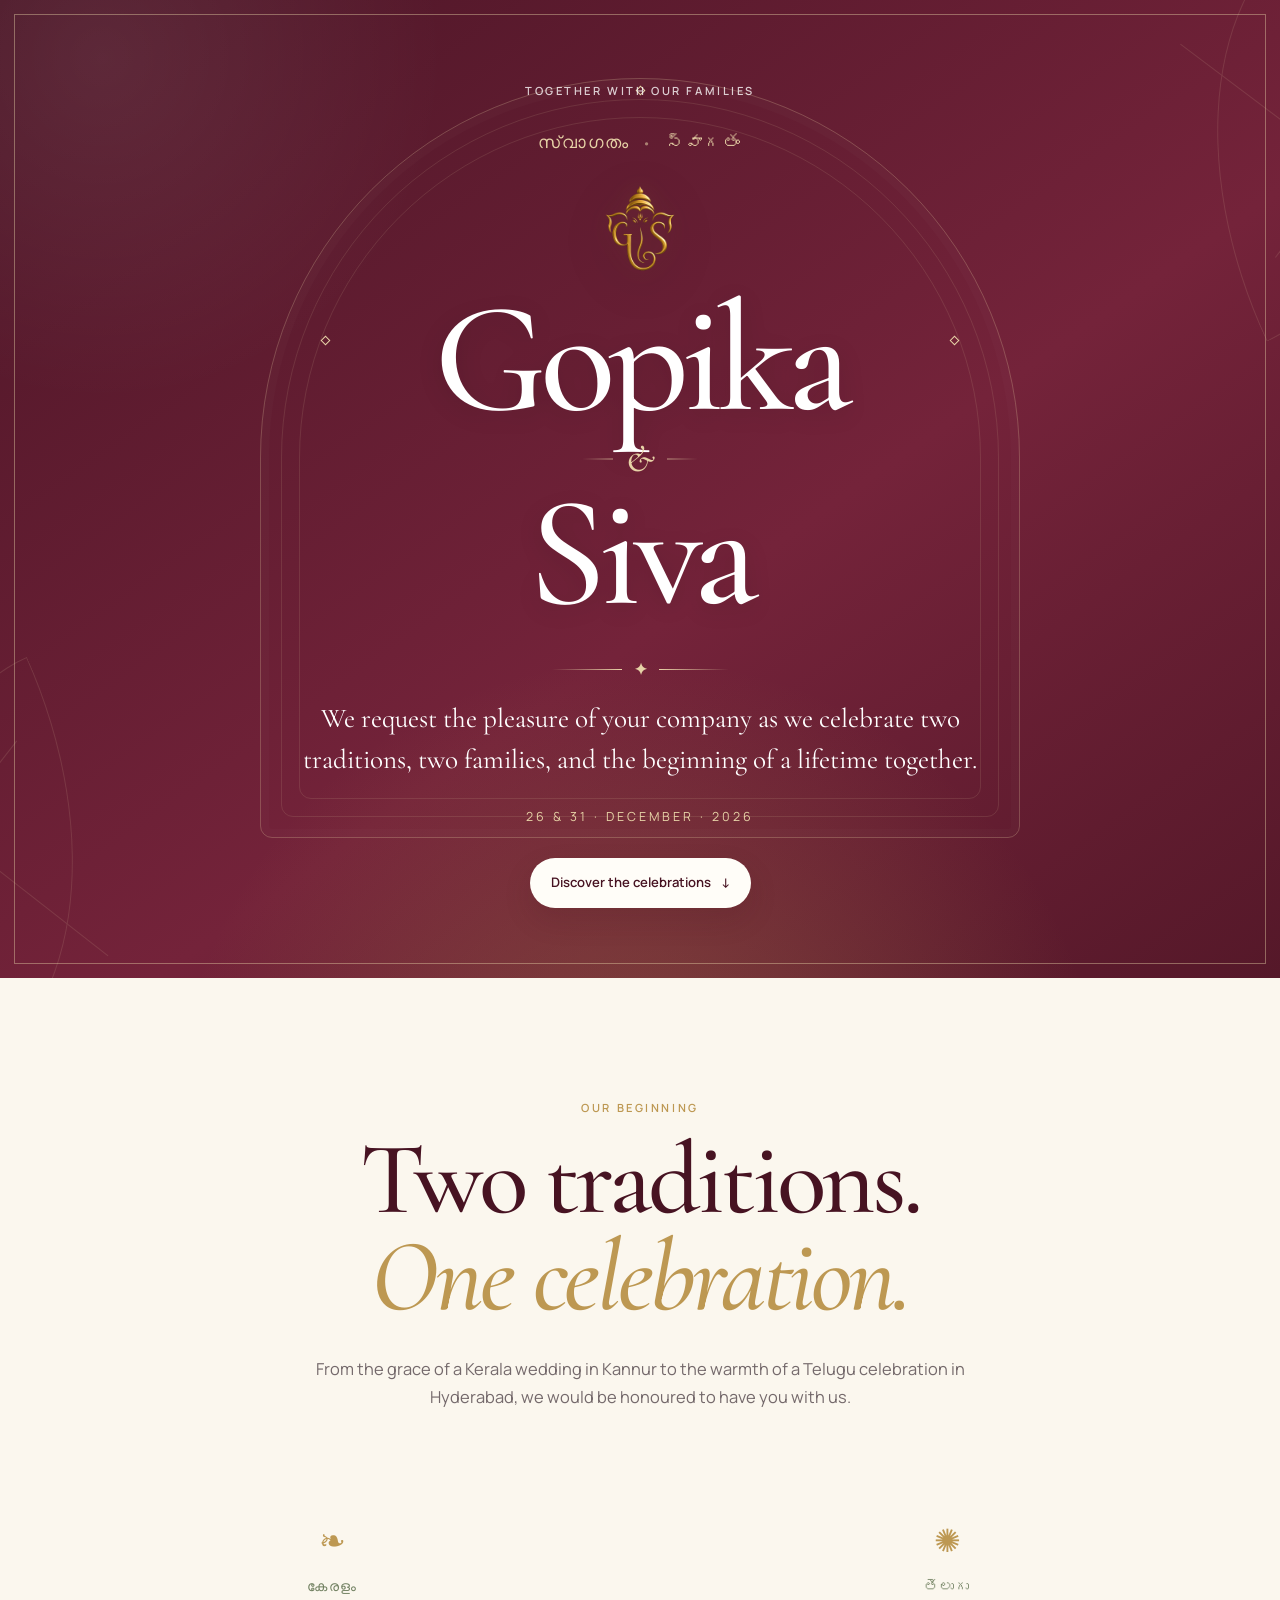
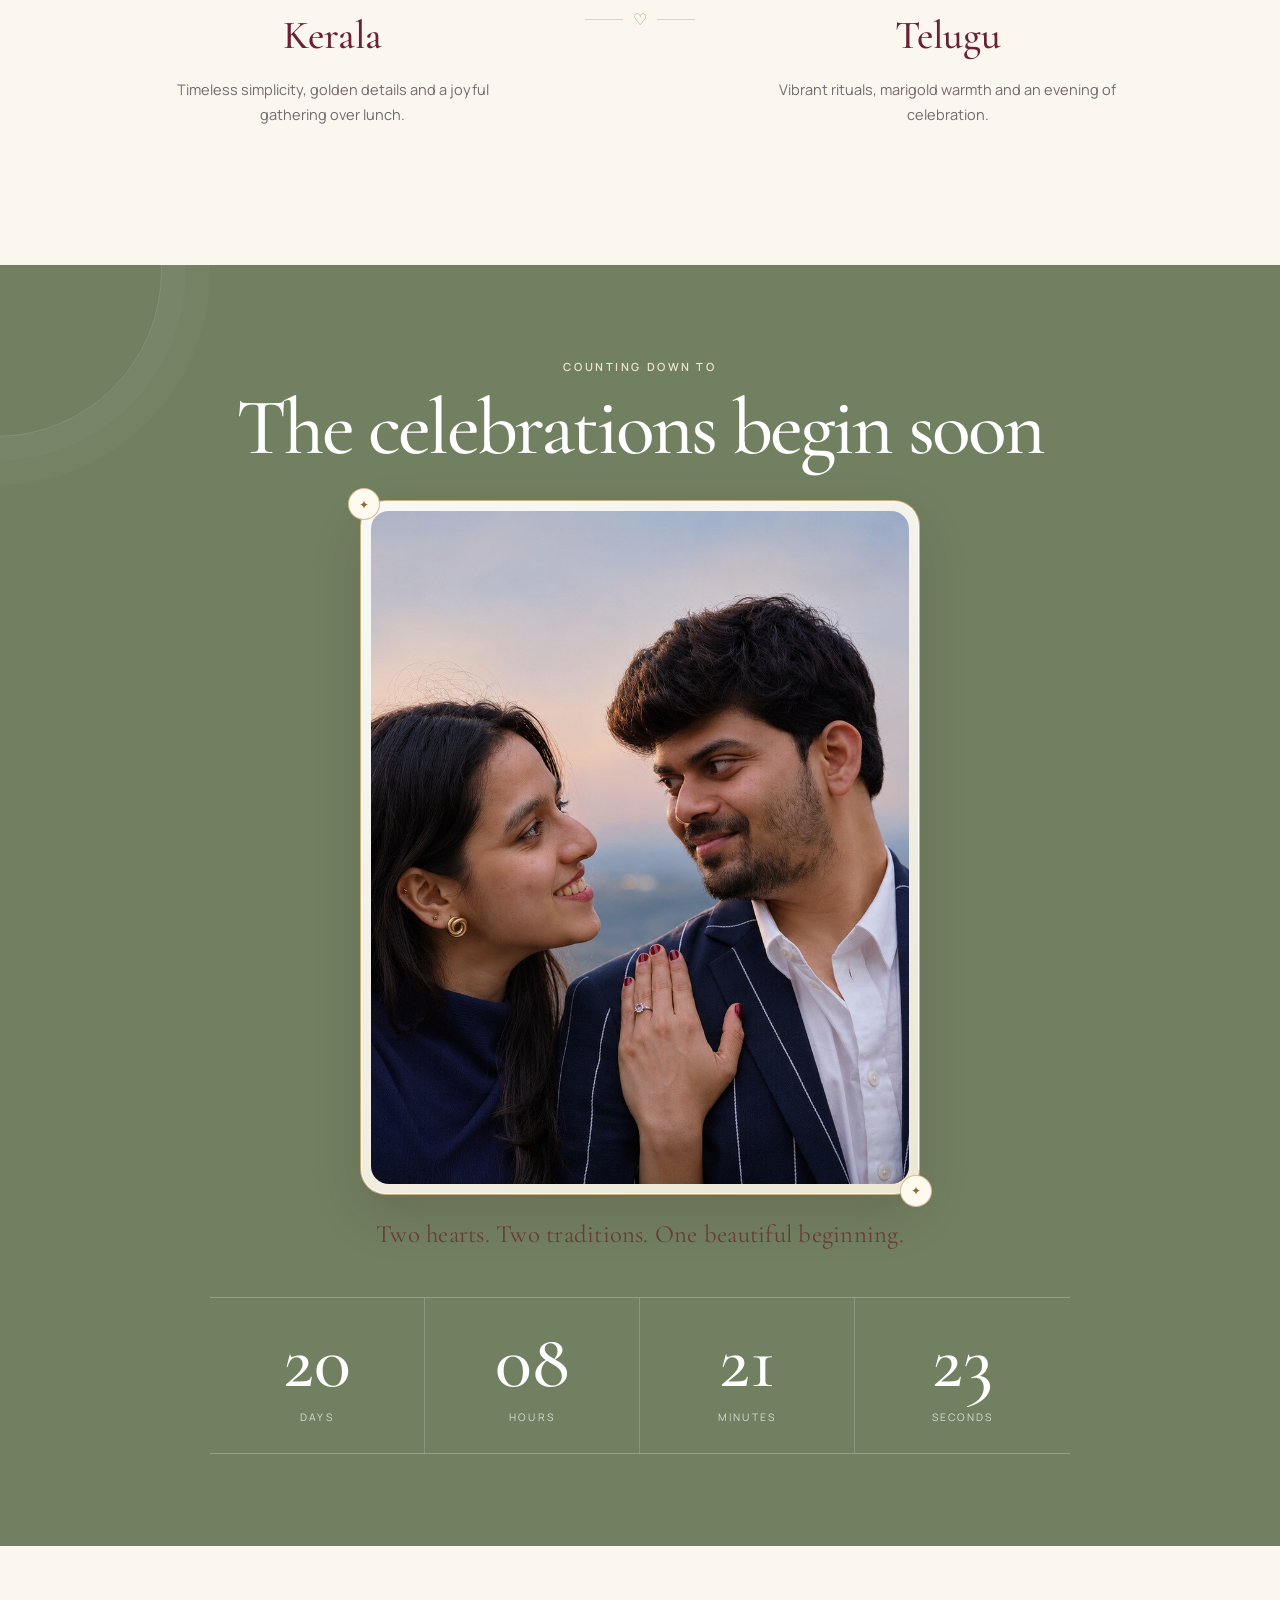
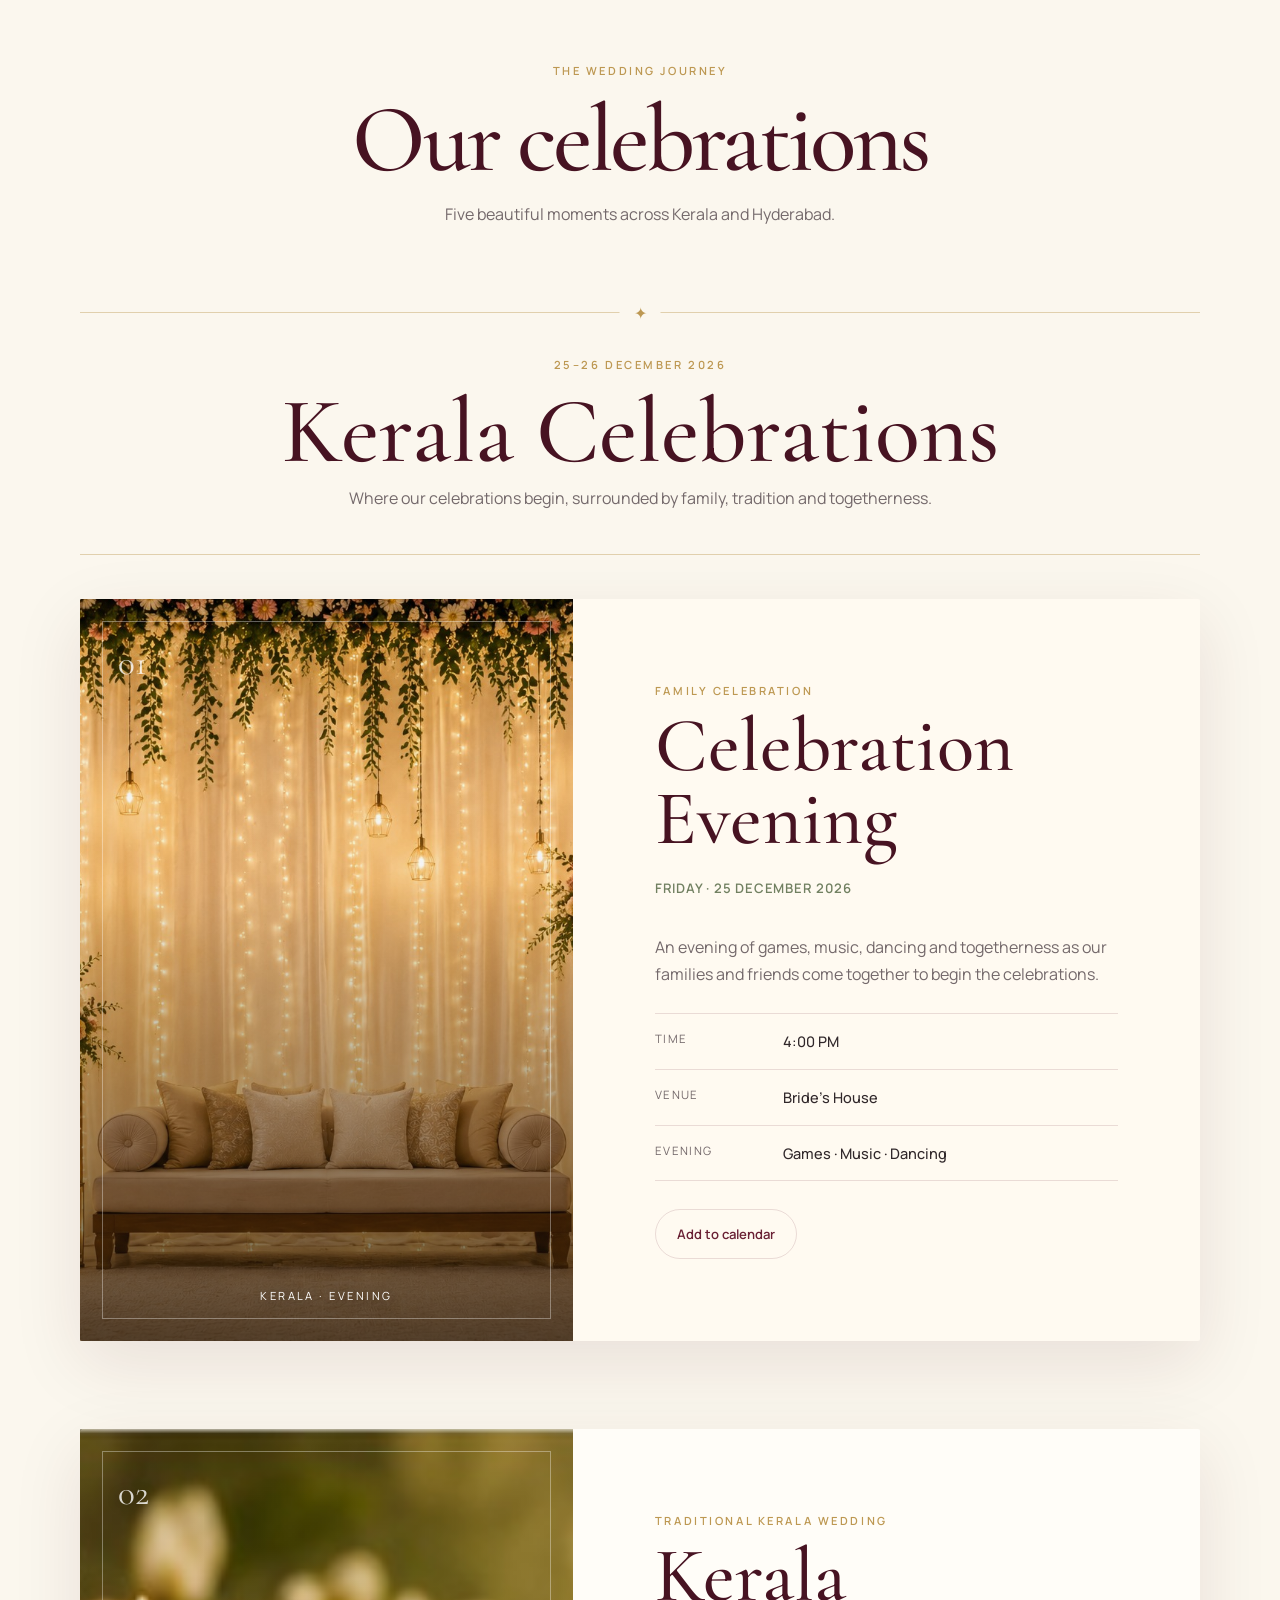
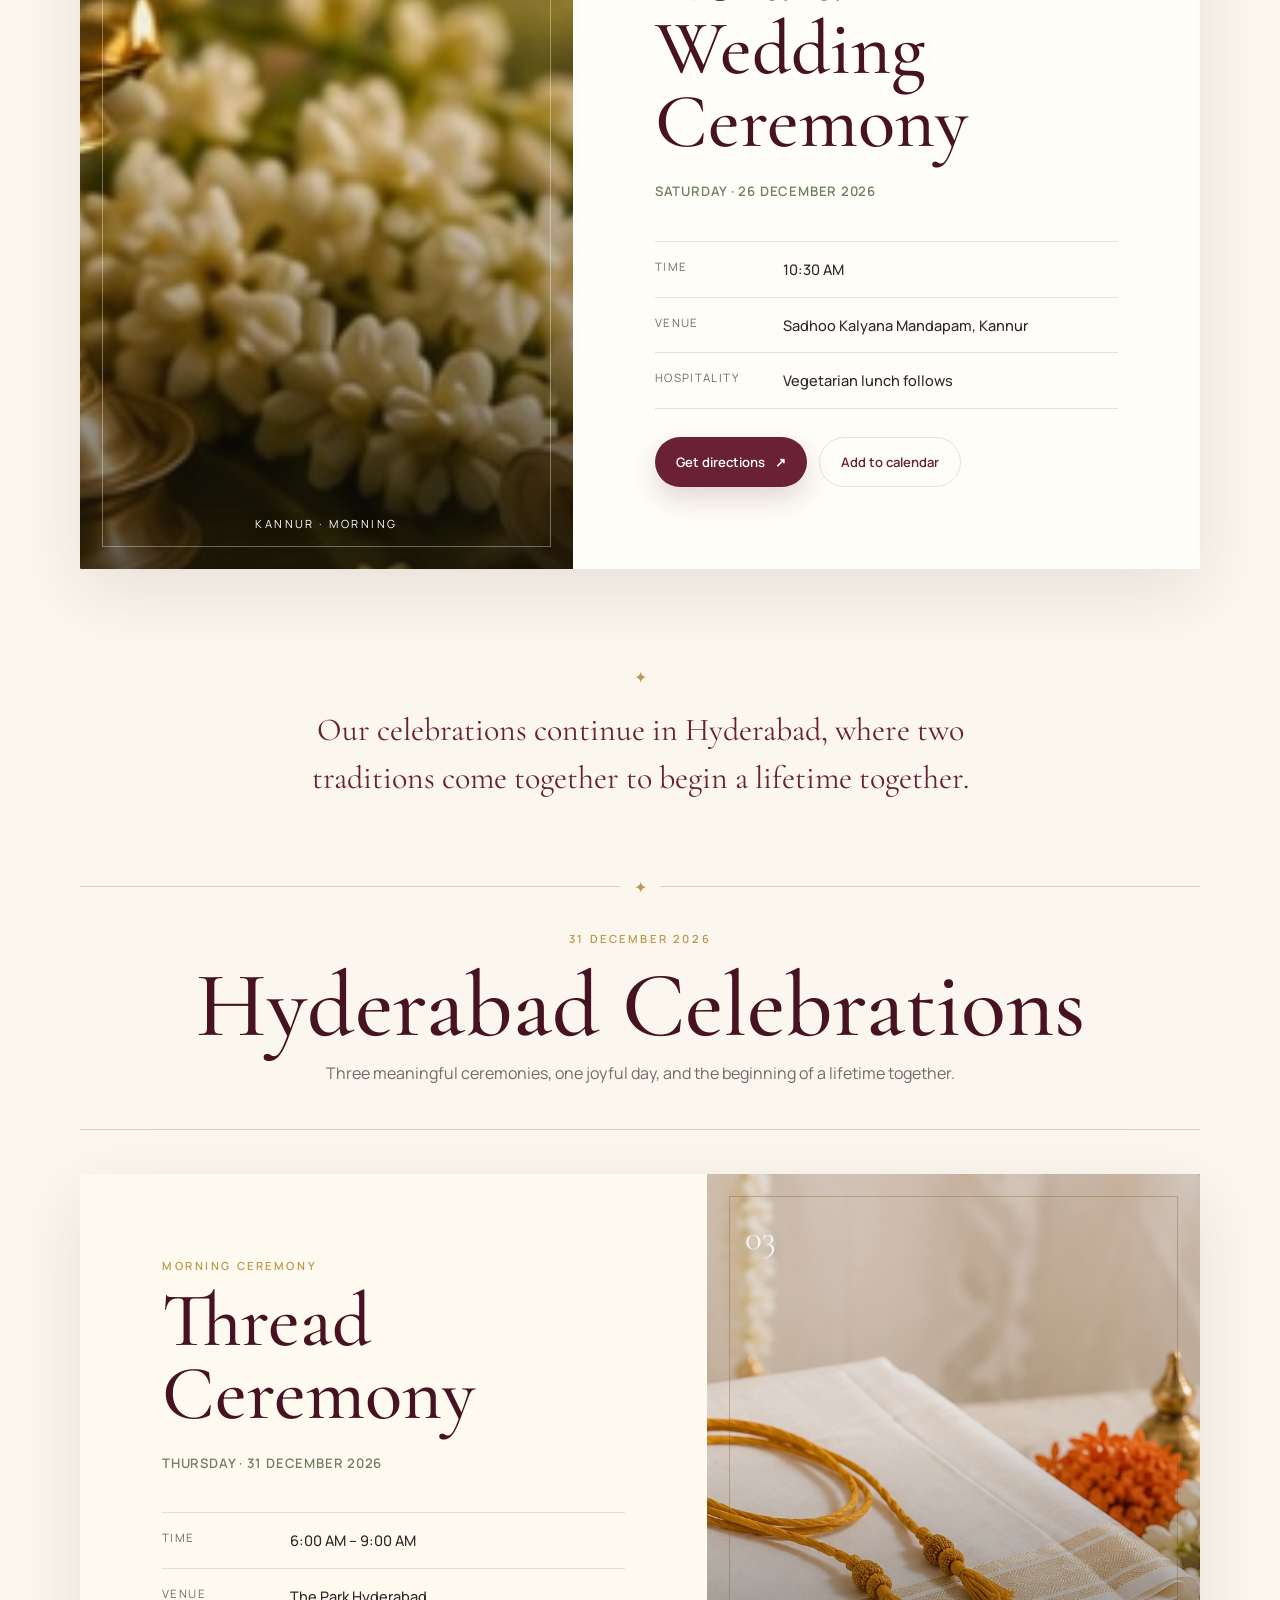
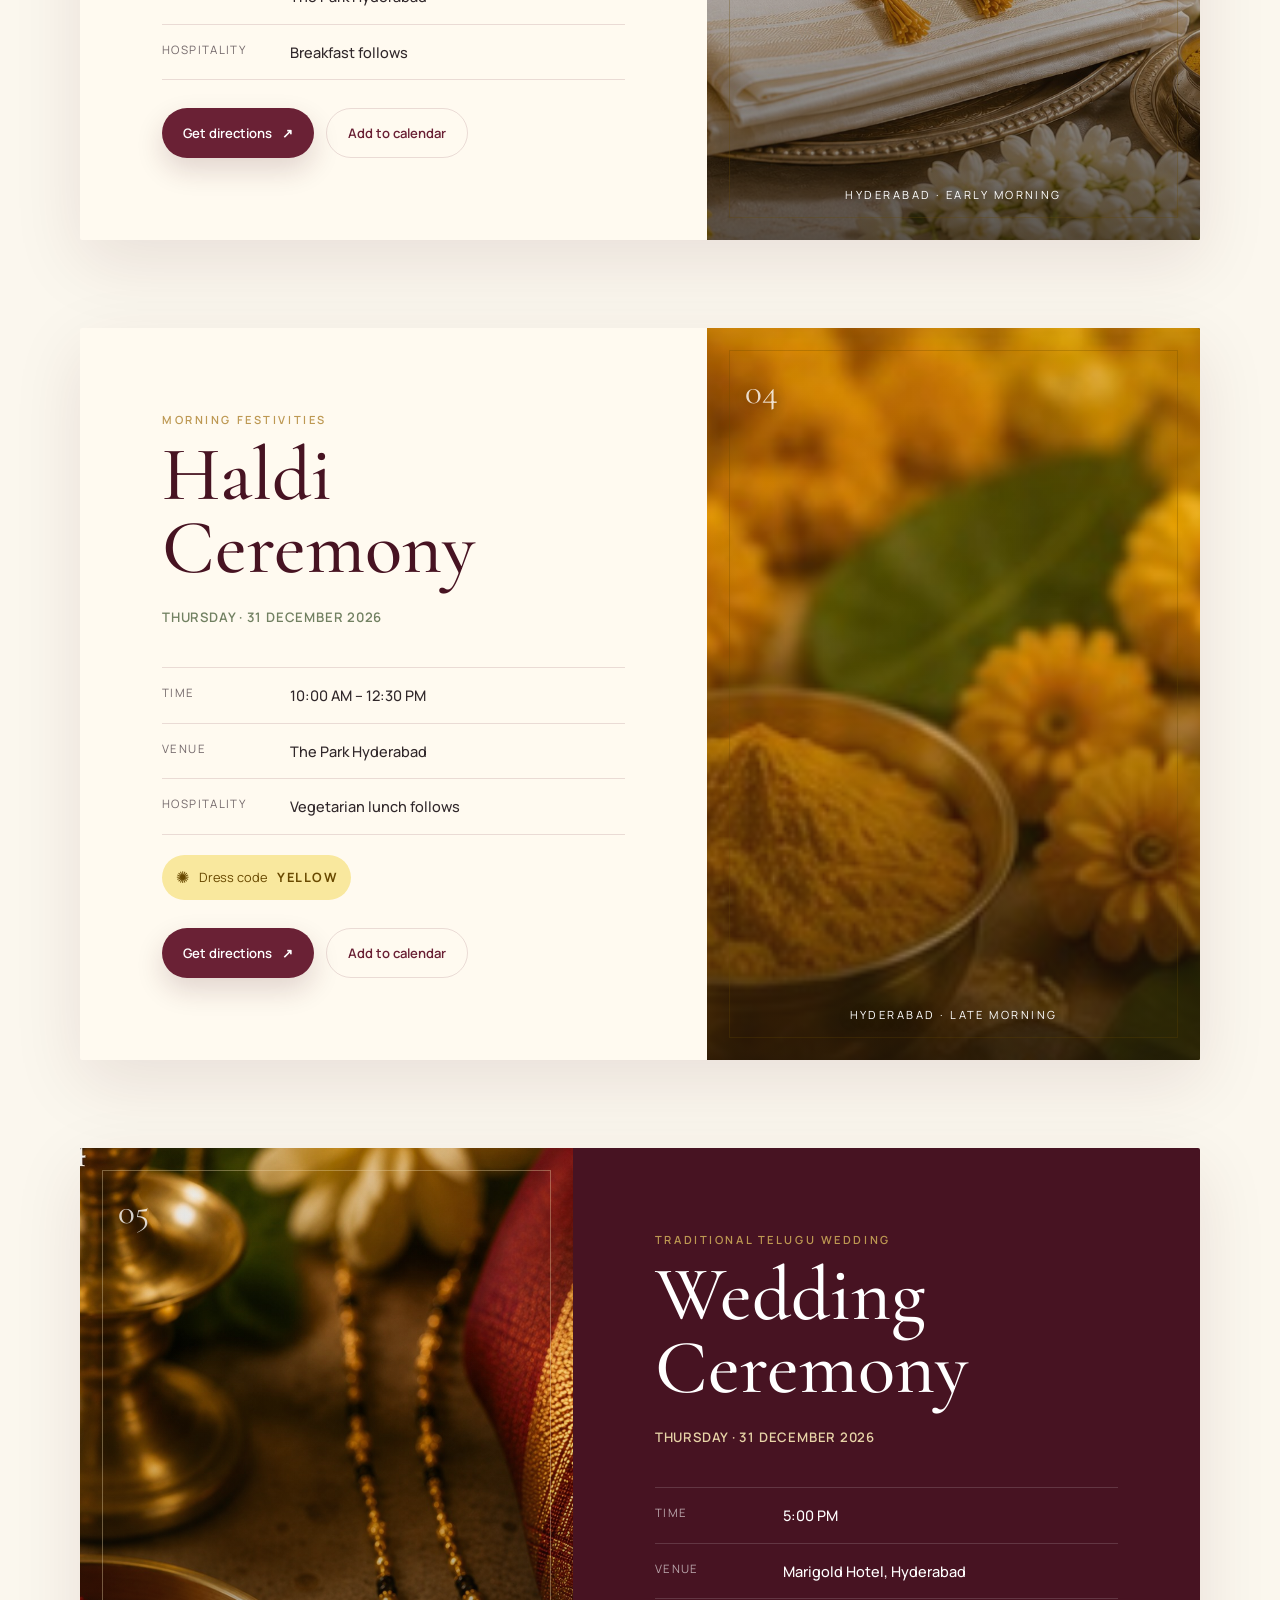
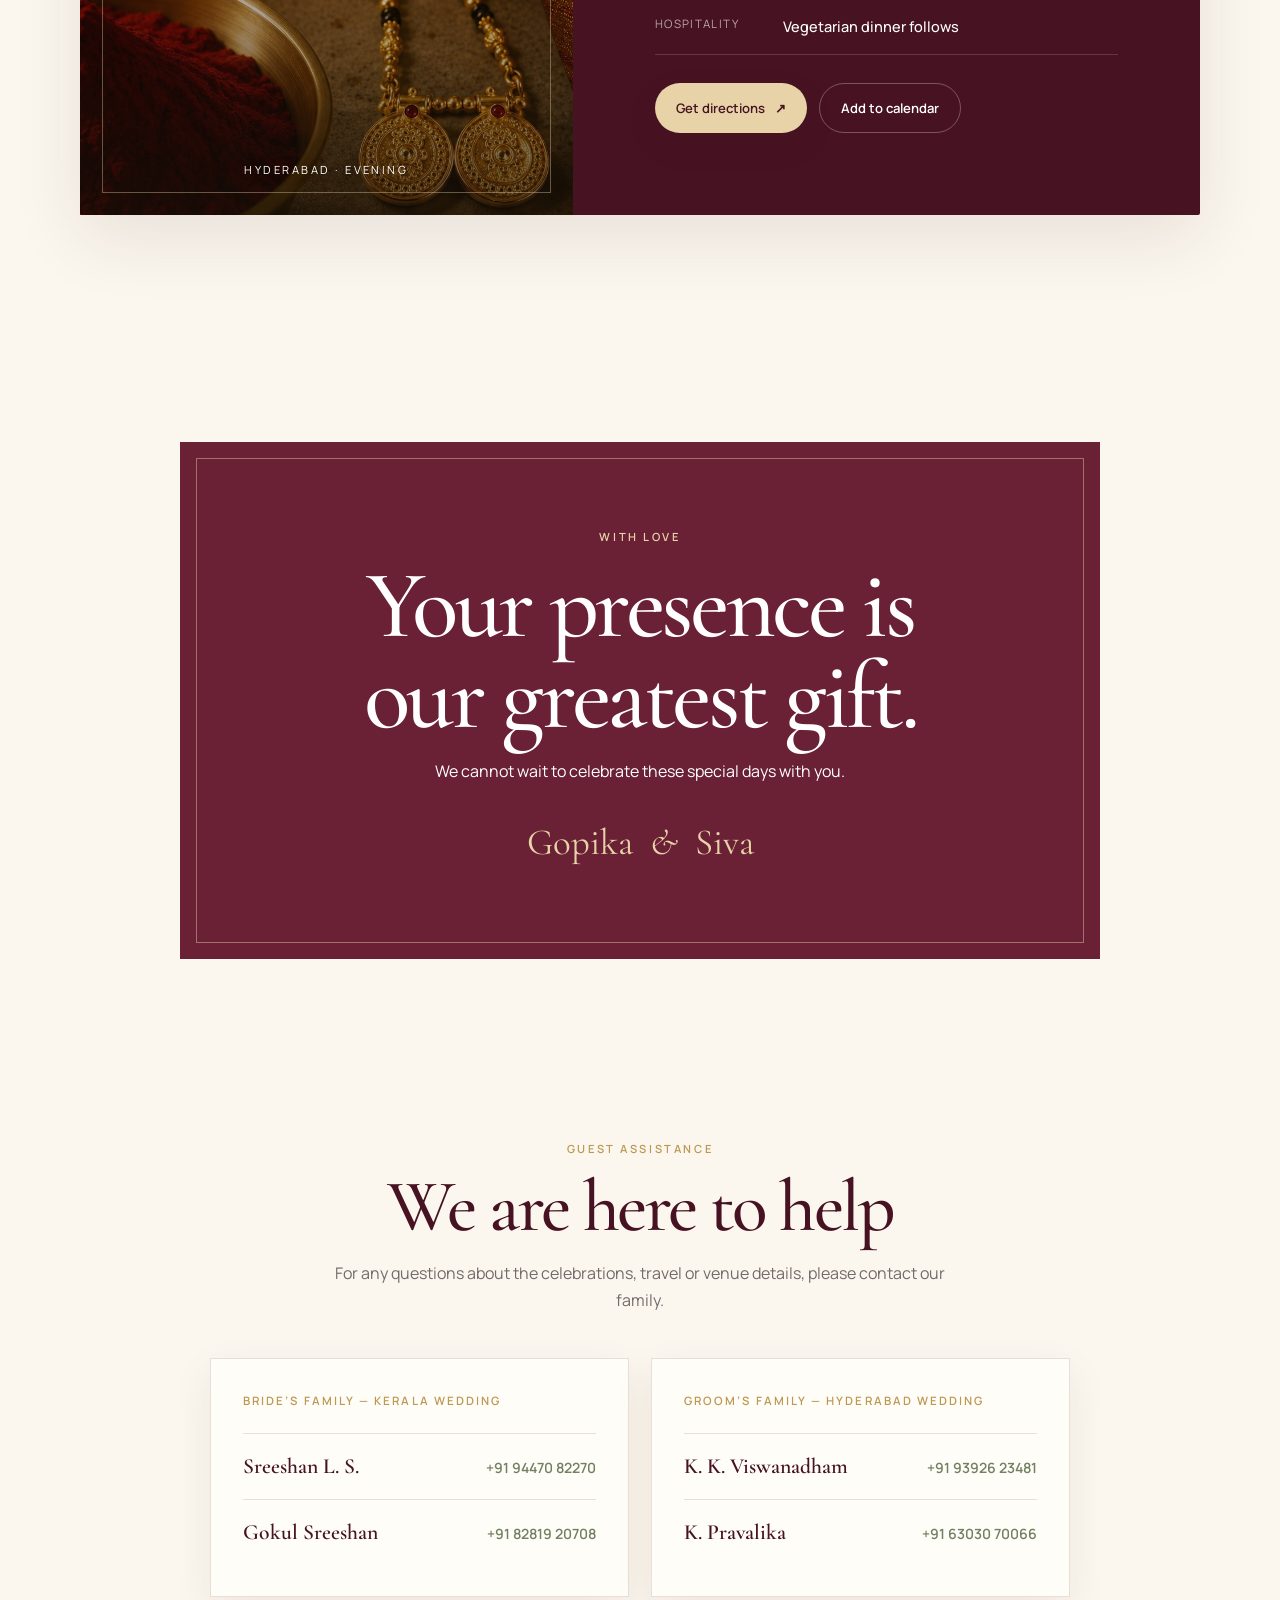
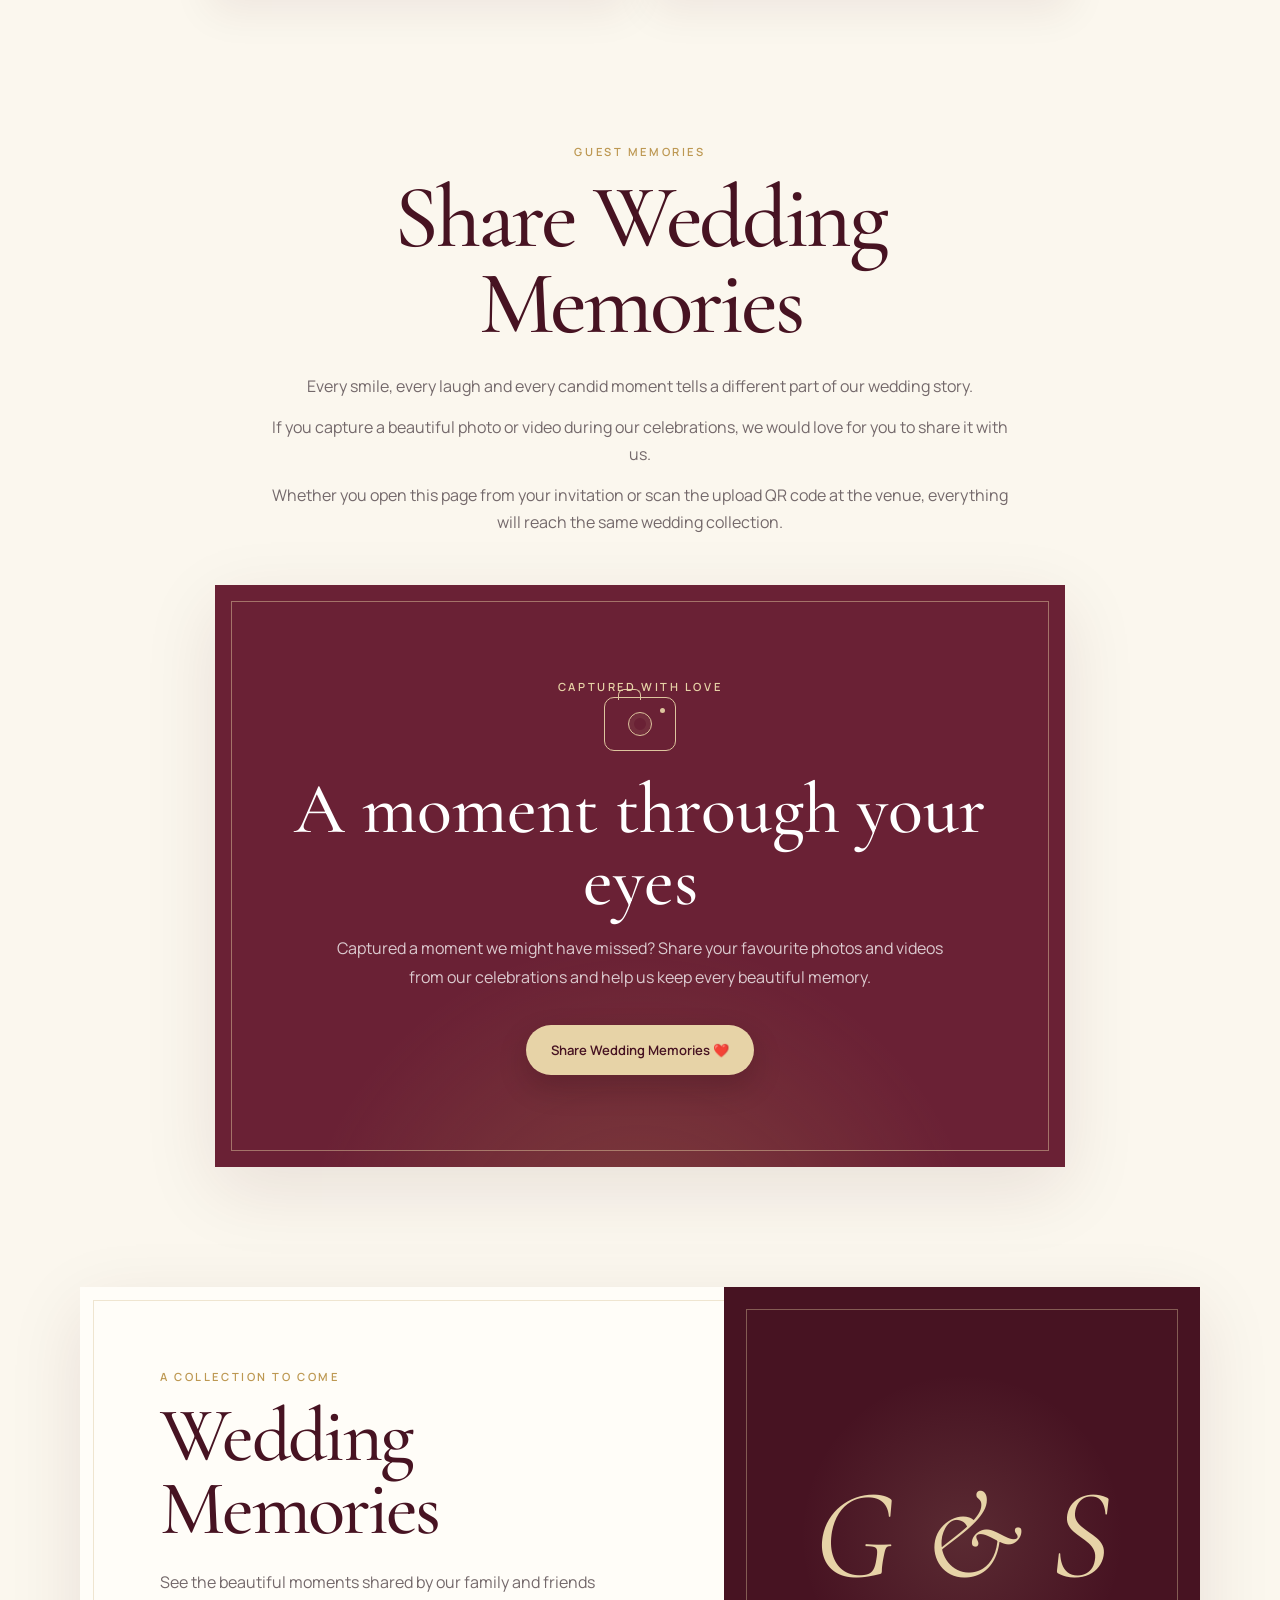
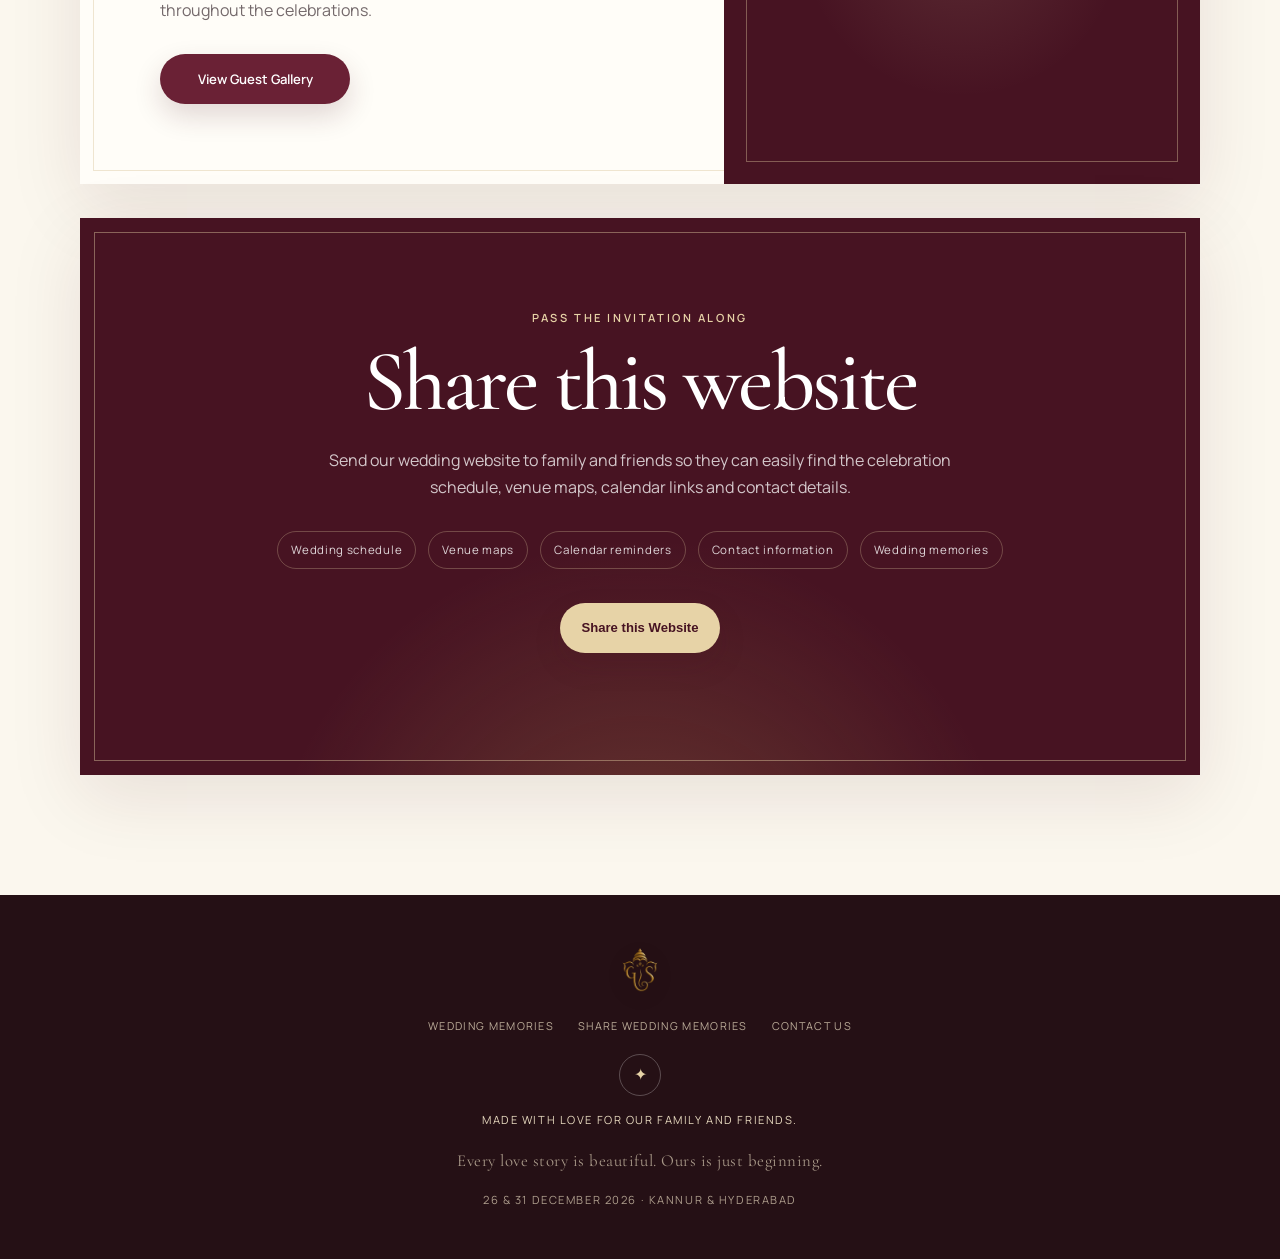
<file: index(20260812-131520).html>
<!DOCTYPE html>

<html lang="en">
<head>
<meta charset="utf-8"/>
<meta content="width=device-width, initial-scale=1" name="viewport"/>
<meta content="#651f32" name="theme-color"/>
<meta content="Join Gopika and Siva for their Kerala and Telugu wedding celebrations in Kannur and Hyderabad on 26 and 31 December 2026." name="description"/>
<title>Gopika &amp; Siva | Wedding Celebrations</title>
<link href="https://fonts.googleapis.com" rel="preconnect"/>
<link crossorigin="" href="https://fonts.gstatic.com" rel="preconnect"/>
<link href="https://fonts.googleapis.com/css2?family=Cormorant+Garamond:ital,wght@0,500;0,600;1,500&amp;family=Manrope:wght@400;500;600&amp;display=swap" rel="stylesheet"/>
<style>
:root {
  --ivory: #fbf7ee;
  --paper: #fffdf8;
  --maroon: #6a2135;
  --deep-maroon: #471322;
  --gold: #bd9852;
  --gold-light: #e7d3a7;
  --olive: #718061;
  --haldi: #f3dd78;
  --haldi-deep: #c38a12;
  --ink: #30272a;
  --muted: #74696b;
  --line: rgba(106, 33, 53, .14);
  --shadow: 0 22px 70px rgba(71, 19, 34, .10);
}

* { box-sizing: border-box; }
html { scroll-behavior: smooth; }
body {
  margin: 0;
  color: var(--ink);
  background: var(--ivory);
  font-family: "Manrope", sans-serif;
  line-height: 1.7;
  overflow-x: hidden;
}
a { color: inherit; }
.skip-link { position: fixed; left: 16px; top: -80px; z-index: 99; padding: 10px 16px; background: white; color: var(--maroon); border-radius: 8px; }
.skip-link:focus { top: 16px; }

.hero {
  position: relative;
  min-height: 100svh;
  display: grid;
  place-items: center;
  padding: 70px 24px;
  overflow: hidden;
  color: white;
  text-align: center;
  background:
    radial-gradient(circle at 50% 115%, rgba(189,152,82,.32), transparent 36%),
    radial-gradient(circle at 8% 6%, rgba(255,255,255,.08), transparent 23%),
    linear-gradient(145deg, #4b1526 0%, #74233a 58%, #551829 100%);
}
.hero::after {
  content: "";
  position: absolute;
  inset: 14px;
  border: 1px solid rgba(231,211,167,.42);
  pointer-events: none;
}
.arch {
  position: absolute;
  width: min(760px, 92vw);
  height: min(760px, 92vw);
  top: 8%;
  border: 1px solid rgba(231,211,167,.26);
  border-radius: 50% 50% 12px 12px;
  box-shadow: inset 0 0 0 8px rgba(255,255,255,.015);
}
.arch::before, .arch::after {
  content: "";
  position: absolute;
  inset: 20px;
  border: 1px solid rgba(231,211,167,.12);
  border-radius: inherit;
}
.arch::after { inset: 38px; }
.arch-dot { position: absolute; width: 7px; height: 7px; border: 1px solid var(--gold-light); transform: rotate(45deg); }
.dot-one { left: 8%; top: 34%; }.dot-two { right: 8%; top: 34%; }.dot-three { left: calc(50% - 3px); top: 1%; }
.hero-inner { position: relative; z-index: 2; width: min(780px, 100%); }
.micro, .eyebrow, .event-tag { text-transform: uppercase; letter-spacing: .23em; font-size: .7rem; font-weight: 600; }
.micro { opacity: .78; }
.welcome { font-family: "Cormorant Garamond", serif; color: var(--gold-light); font-size: 1.05rem; letter-spacing: .12em; margin: 18px 0 2px; }
.welcome span { margin: 0 8px; opacity: .55; }
.hero h1 { margin: 10px 0 16px; font-family: "Cormorant Garamond", serif; font-weight: 500; font-size: clamp(4.8rem, 16vw, 10.5rem); line-height: .78; letter-spacing: -.035em; }
.hero h1 span { display: block; }
.hero h1 i { display: block; margin: .34em 0 .30em; color: var(--gold-light); font-size: .29em; font-weight: 500; letter-spacing: 0; }
.lotus-rule { display: flex; justify-content: center; align-items: center; gap: 12px; color: var(--gold-light); margin: 28px auto 16px; }
.lotus-rule span { width: 70px; height: 1px; background: linear-gradient(90deg, transparent, currentColor); }
.lotus-rule span:last-child { transform: rotate(180deg); }
.invitation { max-width: 610px; margin: 0 auto; font-family: "Cormorant Garamond", serif; font-size: clamp(1.25rem, 3vw, 1.7rem); line-height: 1.5; }
.dates { margin: 26px 0 30px; font-size: .78rem; text-transform: uppercase; letter-spacing: .24em; color: var(--gold-light); }
.hero-leaf { position: absolute; width: 230px; height: 360px; opacity: .13; border: 1px solid var(--gold-light); border-radius: 100% 0 100% 0; transform: rotate(-24deg); }
.hero-leaf::before, .hero-leaf::after { content:""; position:absolute; width:1px; height:80%; background:var(--gold-light); left:50%; top:10%; transform:rotate(-28deg); }
.hero-leaf::after { height: 45%; transform: rotate(62deg); top: 8%; }
.hero-leaf-left { left: -120px; bottom: -70px; }
.hero-leaf-right { right: -130px; top: -50px; transform: rotate(155deg); }

.primary-button, .secondary-button {
  display: inline-flex;
  align-items: center;
  justify-content: center;
  gap: 10px;
  min-height: 50px;
  padding: 12px 21px;
  border-radius: 999px;
  text-decoration: none;
  font-size: .82rem;
  font-weight: 600;
  transition: transform .25s ease, box-shadow .25s ease, background .25s ease;
}
.primary-button { color: white; background: var(--maroon); box-shadow: 0 12px 28px rgba(71,19,34,.16); }
.primary-button:hover, .secondary-button:hover { transform: translateY(-2px); }
.light-button { background: var(--paper); color: var(--deep-maroon); }
.gold-button { background: var(--gold-light); color: var(--deep-maroon); }
.secondary-button { border: 1px solid var(--line); color: var(--maroon); }
.dark-secondary { border-color: rgba(255,255,255,.28); color: white; }

.section { width: min(1120px, calc(100% - 36px)); margin: 0 auto; }
.narrow { width: min(860px, calc(100% - 36px)); }
.story { padding: 120px 0 105px; text-align: center; }
.eyebrow { color: var(--gold); margin: 0 0 14px; }
h2, h3, .signature { font-family: "Cormorant Garamond", serif; }
.story h2, .section-heading h2, .presence h2, .contact h2, .countdown-section h2 { margin: 0; color: var(--deep-maroon); font-size: clamp(3.2rem, 8vw, 6.6rem); font-weight: 500; line-height: .95; letter-spacing: -.035em; }
.story h2 em { color: var(--gold); font-weight: 500; }
.lead { max-width: 730px; margin: 30px auto 0; color: var(--muted); font-size: 1.03rem; }
.culture-pair { display: grid; grid-template-columns: 1fr 110px 1fr; align-items: center; margin-top: 68px; }
.culture-pair article { padding: 34px; }
.culture-symbol { color: var(--gold); font-size: 2rem; }
.culture-script { margin: 6px 0 0; color: var(--olive); font-size: .86rem; letter-spacing: .1em; }
.culture-pair h3 { margin: 4px 0 8px; color: var(--maroon); font-size: 2.5rem; font-weight: 500; }
.culture-pair article > p:last-child { max-width: 350px; margin: auto; color: var(--muted); font-size: .91rem; }
.culture-join { display: flex; align-items: center; color: var(--gold); }
.culture-join span { height: 1px; flex: 1; background: var(--gold-light); }
.culture-join b { padding: 0 10px; font-weight: 400; }

.countdown-section { padding: 92px 0; color: white; text-align: center; background: var(--olive); position: relative; overflow: hidden; }
.countdown-section::before { content:""; position:absolute; width:330px; height:330px; border:1px solid rgba(255,255,255,.12); border-radius:50%; left:-170px; top:-160px; box-shadow:0 0 0 24px rgba(255,255,255,.025),0 0 0 48px rgba(255,255,255,.018); }
.countdown-section h2 { color: white; font-size: clamp(2.7rem, 7vw, 5rem); }
.pale { color: #ebe4ce; }
.countdown { display: grid; grid-template-columns: repeat(4, 1fr); margin-top: 42px; border-top: 1px solid rgba(255,255,255,.25); border-bottom: 1px solid rgba(255,255,255,.25); }
.countdown div { padding: 26px 8px; border-right: 1px solid rgba(255,255,255,.18); }
.countdown div:last-child { border-right: 0; }
.countdown strong { display: block; font-family: "Cormorant Garamond", serif; font-size: clamp(2.5rem, 8vw, 4.8rem); font-weight: 500; line-height: 1; }
.countdown span { display:block; margin-top:8px; font-size:.65rem; text-transform:uppercase; letter-spacing:.2em; opacity:.72; }

.events { padding: 115px 0 125px; }
.section-heading { text-align: center; margin-bottom: 70px; }
.section-heading h2 { font-size: clamp(3.3rem, 8vw, 6rem); }
.section-heading > p:last-child { color: var(--muted); }
.timeline { display: none; }
.chapter { min-height: 570px; display: grid; grid-template-columns: .88fr 1.12fr; margin-bottom: 62px; overflow: hidden; border-radius: 2px; background: var(--paper); box-shadow: var(--shadow); }
.chapter-copy { padding: clamp(42px, 7vw, 82px); display: flex; flex-direction: column; justify-content: center; }
.chapter-art { position: relative; display: grid; place-items: center; min-height: 460px; overflow: hidden; background: #e6e1cd; color: var(--maroon); text-align: center; }
.chapter-art::before { content:""; position:absolute; inset:22px; border:1px solid rgba(106,33,53,.28); }
.chapter-art > p { position: absolute; bottom: 36px; margin:0; font-size:.7rem; text-transform:uppercase; letter-spacing:.22em; }
.art-number { position:absolute; top:34px; left:38px; font-family:"Cormorant Garamond",serif; font-size:2.2rem; color:rgba(106,33,53,.48); }
.event-tag { color: var(--gold); margin: 0; }
.chapter h3 { margin: 10px 0 8px; color: var(--deep-maroon); font-size: clamp(2.7rem, 6vw, 4.8rem); line-height: .95; font-weight: 500; }
.event-date-line { color: var(--olive); font-size: .82rem; font-weight:600; letter-spacing:.06em; text-transform:uppercase; }
.event-details { margin-top: 25px; border-top: 1px solid var(--line); }
.event-details div { display:grid; grid-template-columns:110px 1fr; gap:18px; padding:15px 0; border-bottom:1px solid var(--line); }
.event-details span { color:var(--muted); font-size:.72rem; text-transform:uppercase; letter-spacing:.12em; }
.event-details strong { font-size:.91rem; font-weight:500; }
.actions { display:flex; flex-wrap:wrap; gap:12px; margin-top:28px; }
.temple-arch { width: 190px; height: 275px; border: 2px solid var(--gold); border-radius: 100px 100px 3px 3px; box-shadow: inset 0 0 0 13px #e6e1cd, inset 0 0 0 14px rgba(106,33,53,.34); position: relative; }
.temple-arch::before { content:"✦"; position:absolute; top:30px; left:0; right:0; color:var(--maroon); font-size:2rem; }
.temple-arch::after { content:""; position:absolute; width:104px; height:104px; left:41px; bottom:36px; border:1px solid var(--maroon); transform:rotate(45deg); }
.chapter-haldi { grid-template-columns: 1.12fr .88fr; background:#fffaf0; }
.chapter-haldi .chapter-art { background: var(--haldi); color:#674800; }
.chapter-haldi .chapter-art::before { border-color:rgba(103,72,0,.28); }
.marigold-ring { display:grid; place-items:center; width:220px; height:220px; border:1px solid rgba(103,72,0,.5); border-radius:50%; box-shadow:0 0 0 18px rgba(255,255,255,.11),0 0 0 19px rgba(103,72,0,.16),0 0 0 38px rgba(255,255,255,.09); }
.marigold-ring span { font-size:5rem; color:#a56f00; animation: breathe 4s ease-in-out infinite; }
.dress-note { display:grid; grid-template-columns:auto auto 1fr; align-items:center; gap:10px; width:max-content; max-width:100%; margin-top:20px; padding:9px 14px; border-radius:999px; color:#694900; background:#f9e89e; }
.dress-note p, .dress-note strong { margin:0; font-size:.8rem; }.dress-note strong { text-transform:uppercase; letter-spacing:.12em; }
.chapter-telugu { color:white; background:var(--deep-maroon); }
.chapter-telugu .chapter-copy h3, .chapter-telugu .event-details strong { color:white; }
.chapter-telugu .event-date-line { color:var(--gold-light); }
.chapter-telugu .event-details { border-color:rgba(255,255,255,.15); }
.chapter-telugu .event-details div { border-color:rgba(255,255,255,.15); }
.chapter-telugu .event-details span { color:rgba(255,255,255,.62); }
.chapter-telugu .chapter-art { background:#8b3148; color:var(--gold-light); }
.chapter-telugu .chapter-art::before { border-color:rgba(231,211,167,.38); }
.chapter-telugu .art-number { color:rgba(255,255,255,.42); }
.rangoli { display:grid; place-items:center; width:230px; height:230px; border:1px solid var(--gold-light); transform:rotate(45deg); box-shadow:inset 0 0 0 16px #8b3148,inset 0 0 0 17px rgba(231,211,167,.5); }
.rangoli::before,.rangoli::after { content:""; position:absolute; width:150px; height:150px; border:1px solid var(--gold-light); border-radius:50%; }
.rangoli::after { width:105px; height:105px; }
.rangoli span { transform:rotate(-45deg); font-size:2rem; }

.presence { padding: 40px 20px 110px; }
.presence-frame { position:relative; width:min(920px,100%); margin:auto; padding:85px 35px; color:white; text-align:center; background:var(--maroon); }
.presence-frame::before { content:""; position:absolute; inset:16px; border:1px solid rgba(231,211,167,.45); }
.presence h2 { position:relative; color:white; font-size:clamp(3rem,8vw,6rem); }
.presence p { position:relative; }.presence .eyebrow { color:var(--gold-light); }
.signature { position:relative; margin-top:26px; color:var(--gold-light); font-size:2.3rem; }.signature span { font-style:italic; margin:0 8px; }
.contact { padding: 70px 0 110px; text-align:center; }
.contact h2 { font-size:clamp(2.5rem,6vw,4.6rem); }
.contact > p:last-child { max-width:590px; margin:18px auto 0; color:var(--muted); }
footer { display:flex; flex-direction:column; align-items:center; gap:14px; padding:50px 20px; color:#e5d7bd; background:#251015; text-align:center; }
footer a { display:grid; place-items:center; width:42px; height:42px; border:1px solid rgba(255,255,255,.25); border-radius:50%; text-decoration:none; }
footer p { margin:0; font-size:.7rem; letter-spacing:.14em; text-transform:uppercase; }

.reveal { opacity:0; transform:translateY(28px); transition:opacity .8s ease,transform .8s ease; }
.reveal.visible { opacity:1; transform:none; }
@keyframes breathe { 50% { transform:scale(1.08) rotate(8deg); } }
@media (prefers-reduced-motion: reduce) { html{scroll-behavior:auto}.reveal{opacity:1;transform:none;transition:none}.marigold-ring span{animation:none} }


/* Version 1.1 editorial event photography */
.chapter-photo { background:#241f18; color:#fff; isolation:isolate; }
.chapter-photo::before { z-index:3; inset:22px; border-color:rgba(255,255,255,.35); pointer-events:none; }
.chapter-photo img { position:absolute; inset:0; width:100%; height:100%; object-fit:cover; object-position:center; transform:scale(1.015); transition:transform 1.1s ease; }
.chapter-photo .photo-shade { position:absolute; inset:0; z-index:1; background:linear-gradient(180deg,rgba(20,15,8,.02) 35%,rgba(20,15,8,.68) 100%); }
.chapter-photo .art-number, .chapter-photo > p { z-index:2; color:#fff; text-shadow:0 2px 14px rgba(0,0,0,.45); }
.chapter-photo .art-number { opacity:.8; }
.chapter:hover .chapter-photo img { transform:scale(1.065); }
@media (prefers-reduced-motion: reduce) { .chapter-photo img { transition:none; } .chapter:hover .chapter-photo img { transform:scale(1.015); } }

@media (max-width: 780px) {
  .hero { min-height: 94svh; padding-top:60px; }
  .arch { top:12%; height:74vw; min-height:390px; }
  .hero h1 { font-size:clamp(4.2rem,24vw,7rem); }
  .hero::after { inset:9px; }
  .culture-pair { grid-template-columns:1fr; gap:8px; }
  .culture-pair article { padding:24px 20px; }
  .culture-join { width:120px; margin:auto; transform:rotate(90deg); }
  .countdown div { padding:20px 3px; }
  .countdown strong { font-size:2.1rem; }
  .countdown span { letter-spacing:.08em; font-size:.56rem; }
  .events { padding-top:90px; }
  .chapter, .chapter-haldi { grid-template-columns:1fr; min-height:0; margin-bottom:35px; }
  .chapter-haldi .chapter-copy { order:2; }.chapter-haldi .chapter-art { order:1; }
  .chapter-art { min-height:330px; }
  .chapter-copy { padding:38px 24px 42px; }
  .chapter h3 { font-size:3.1rem; }
  .event-details div { grid-template-columns:82px 1fr; gap:12px; }
  .actions { flex-direction:column; }
  .primary-button,.secondary-button { width:100%; }
  .temple-arch { transform:scale(.8); }.marigold-ring{transform:scale(.8)}.rangoli{transform:rotate(45deg) scale(.75)}
  .presence { padding-left:0; padding-right:0; }.presence-frame{padding:70px 24px;}
}

/* Guest assistance */
.contact-intro {
  max-width: 620px;
  margin: 18px auto 0;
  color: var(--muted);
}
.contact-groups {
  display: grid;
  grid-template-columns: repeat(2, minmax(0, 1fr));
  gap: 22px;
  max-width: 860px;
  margin: 44px auto 0;
  text-align: left;
}
.contact-card {
  padding: 32px;
  background: var(--paper);
  border: 1px solid var(--line);
  box-shadow: 0 14px 40px rgba(71, 19, 34, .07);
}
.contact-label {
  margin: 0 0 22px;
  color: var(--gold);
  font-size: .72rem;
  font-weight: 600;
  letter-spacing: .18em;
  text-transform: uppercase;
}
.contact-person {
  display: flex;
  align-items: baseline;
  justify-content: space-between;
  gap: 18px;
  padding: 14px 0;
  border-top: 1px solid var(--line);
}
.contact-person strong {
  color: var(--deep-maroon);
  font-family: "Cormorant Garamond", serif;
  font-size: 1.35rem;
  font-weight: 600;
}
.contact-person a {
  color: var(--olive);
  font-size: .88rem;
  font-weight: 600;
  text-decoration: none;
  white-space: nowrap;
}
.contact-person a:hover { text-decoration: underline; }
.footer-dates { opacity: .7; }

@media (max-width: 780px) {
  .contact-groups { grid-template-columns: 1fr; }
  .contact-card { padding: 26px 22px; }
  .contact-person { align-items: flex-start; flex-direction: column; gap: 3px; }
}


/* Version 1.1 — G&S Identity Edition */
.hero-inner {
  display: flex;
  flex-direction: column;
  align-items: center;
}

.hero-emblem {
  display: block;
  width: auto;
  height: clamp(82px, 9vw, 102px);
  margin: 20px auto 17px;
  object-fit: contain;
  filter: drop-shadow(0 12px 26px rgba(15,4,8,.22)) drop-shadow(0 0 12px rgba(189,152,82,.16));
}

.hero h1 {
  margin: 1px 0 17px;
  font-size: clamp(4.65rem, 15vw, 9.8rem);
  line-height: .76;
  letter-spacing: -.045em;
  text-wrap: balance;
}

.hero h1 span {
  text-shadow: 0 5px 26px rgba(25, 6, 12, .12);
}

.hero h1 i {
  position: relative;
  width: max-content;
  margin: .35em auto .31em;
  color: var(--gold-light);
  font-size: .27em;
  font-style: italic;
  line-height: 1;
  text-shadow: none;
}

.hero h1 i::before,
.hero h1 i::after {
  content: "";
  position: absolute;
  top: 52%;
  width: 34px;
  height: 1px;
  background: linear-gradient(90deg, transparent, currentColor);
  opacity: .7;
}

.hero h1 i::before { right: calc(100% + 13px); }
.hero h1 i::after { left: calc(100% + 13px); transform: rotate(180deg); }

.hero .lotus-rule { margin-top: 25px; }

.footer-emblem {
  display: block;
  width: auto;
  height: 52px;
  margin: 0 auto 2px;
  object-fit: contain;
  opacity: .76;
  filter: drop-shadow(0 7px 16px rgba(0, 0, 0, .2));
}

@media (max-width: 780px) {
  .hero {
    min-height: 96svh;
    padding: 48px 22px 52px;
  }

  .hero-emblem {
    height: clamp(68px, 20vw, 82px);
    margin: 15px auto 14px;
  }

  .hero h1 {
    margin-top: 0;
    font-size: clamp(4rem, 22vw, 6.7rem);
    line-height: .78;
  }

  .hero h1 i::before,
  .hero h1 i::after { width: 25px; }

  .welcome { margin-top: 12px; }
  .hero .lotus-rule { margin-top: 22px; }
  .footer-emblem { height: 39px; }
}

@media (max-width: 390px) {
  .hero { padding-left: 18px; padding-right: 18px; }
  .hero-emblem { height: 66px; margin-top: 12px; }
  .hero h1 { font-size: clamp(3.75rem, 21.5vw, 5.2rem); }
  .invitation { font-size: 1.16rem; }
  .dates { letter-spacing: .17em; }
}




/* Version 1.2 — Guest Memories Edition */
.memories { padding: 35px 0 120px; }
.memories-heading { max-width: 790px; margin: 0 auto 48px; text-align: center; }
.memories-heading h2, .album-copy h2, .qr-copy h2 {
  margin: 0; color: var(--deep-maroon);
  font-family: "Cormorant Garamond", serif;
  font-size: clamp(3rem, 7vw, 5.7rem);
  font-weight: 500; line-height: .95; letter-spacing: -.035em;
}
.memories-intro { max-width: 740px; margin: 27px auto 0; color: var(--muted); }
.memories-intro p { margin: 0 0 14px; }

.memory-card {
  position: relative; width: min(850px, 100%); margin: 0 auto;
  padding: clamp(48px, 7vw, 82px) clamp(28px, 6vw, 70px);
  color: white; text-align: center;
  background:
    radial-gradient(circle at 50% 120%, rgba(189,152,82,.25), transparent 42%),
    var(--maroon);
  box-shadow: var(--shadow);
}
.memory-card::before {
  content: ""; position: absolute; inset: 16px;
  border: 1px solid rgba(231,211,167,.46); pointer-events: none;
}
.memory-card > * { position: relative; }
.memory-card .eyebrow { color: var(--gold-light); }
.memory-card h3 {
  margin: 4px 0 19px; color: white;
  font-family: "Cormorant Garamond", serif;
  font-size: clamp(2.6rem, 6vw, 4.5rem);
  font-weight: 500; line-height: 1;
}
.memory-card p { max-width: 610px; margin: 0 auto; color: rgba(255,255,255,.76); }
.memory-card .actions { justify-content: center; margin-top: 31px; }

.post-wedding { padding: 0 0 120px; }
.album-panel, .qr-panel { position: relative; overflow: hidden; }
.album-panel {
  display: grid; grid-template-columns: 1.15fr .85fr;
  min-height: 430px; background: var(--paper); box-shadow: var(--shadow);
}
.album-panel::before, .qr-panel::before {
  content: ""; position: absolute; inset: 13px;
  border: 1px solid rgba(189,152,82,.24); pointer-events: none;
}
.album-copy { position: relative; z-index: 1; padding: clamp(45px, 7vw, 80px); }
.album-copy h2, .qr-copy h2 { font-size: clamp(2.8rem, 6vw, 4.8rem); }
.album-copy > p:last-of-type, .qr-copy > p:last-of-type {
  max-width: 620px; margin: 23px 0 0; color: var(--muted);
}
.album-actions { display: flex; flex-wrap: wrap; gap: 12px; margin-top: 30px; }
.album-art {
  position: relative; display: grid; place-items: center; min-height: 350px;
  color: var(--gold-light);
  background: radial-gradient(circle at center, rgba(231,211,167,.12), transparent 47%), var(--deep-maroon);
}
.album-art::before {
  content: ""; position: absolute; inset: 22px;
  border: 1px solid rgba(231,211,167,.38);
}
.album-monogram {
  font-family: "Cormorant Garamond", serif;
  font-size: clamp(5rem, 12vw, 8rem); font-style: italic; line-height: 1;
}

.qr-panel {
  display: grid; grid-template-columns: .72fr 1.28fr; align-items: center;
  margin-top: 34px; padding: clamp(36px, 6vw, 65px);
  background: #f1ecdf; border: 1px solid var(--line);
}
.qr-placeholder {
  position: relative; z-index: 1; display: grid; place-items: center;
  width: min(230px, 100%); aspect-ratio: 1; margin: auto;
  color: var(--gold); background: var(--paper);
  border: 1px solid rgba(106,33,53,.2);
  box-shadow: 0 14px 35px rgba(71,19,34,.07); text-align: center;
}
.qr-placeholder::before, .qr-placeholder::after {
  content: ""; position: absolute; width: 32px; height: 32px;
  border-color: var(--gold); border-style: solid;
}
.qr-placeholder::before { top: 18px; left: 18px; border-width: 1px 0 0 1px; }
.qr-placeholder::after { right: 18px; bottom: 18px; border-width: 0 1px 1px 0; }
.qr-placeholder span {
  max-width: 140px; font-size: .68rem; font-weight: 600;
  letter-spacing: .15em; line-height: 1.6; text-transform: uppercase;
}
.qr-copy { position: relative; z-index: 1; padding-left: clamp(25px, 5vw, 70px); }

.footer-links {
  display: flex; flex-wrap: wrap; justify-content: center;
  gap: 10px 24px; margin: 4px 0;
}
footer .footer-links a {
  display: inline; width: auto; height: auto; color: #e5d7bd;
  border: 0; border-radius: 0; font-size: .68rem;
  letter-spacing: .12em; text-decoration: none; text-transform: uppercase; opacity: .78;
}
footer .footer-links a:hover { opacity: 1; text-decoration: underline; }
.placeholder-link[aria-disabled="true"] { cursor: default; opacity: .72; }

@media (max-width: 780px) {
  .memories { padding-bottom: 90px; }
  .memory-card { padding: 58px 25px; }
  .album-panel, .qr-panel { grid-template-columns: 1fr; }
  .album-art { min-height: 290px; }
  .qr-placeholder { width: 190px; }
  .qr-copy { padding: 34px 0 0; text-align: center; }
  .qr-copy > p:last-of-type { margin-left: auto; margin-right: auto; }
  .album-actions { flex-direction: column; }
  .album-actions .primary-button,
  .album-actions .secondary-button,
  .memory-card .primary-button { width: 100%; }
  .footer-links { gap: 10px 16px; }
}


/* Version 1.2 correction — emblem cache and ampersand spacing */
.hero h1 i {
  margin-top: .44em;
  margin-bottom: .42em;
  line-height: 1.15;
  z-index: 1;
}

@media (max-width: 780px) {
  .hero h1 i {
    margin-top: .48em;
    margin-bottom: .45em;
  }
}



/* Final hero correction — emblem visibility and ampersand balance */
.hero h1 {
  row-gap: 0;
}

.hero h1 i {
  display: block;
  position: relative;
  width: max-content;
  margin: .52em auto .48em;
  color: var(--gold-light);
  font-size: .24em;
  font-style: italic;
  line-height: 1;
  transform: translateY(.04em);
  z-index: 2;
}

.hero h1 i::before,
.hero h1 i::after {
  top: 50%;
  width: 31px;
}

@media (max-width: 780px) {
  .hero h1 i {
    margin-top: .56em;
    margin-bottom: .52em;
    font-size: .23em;
    transform: translateY(.06em);
  }

  .hero h1 i::before,
  .hero h1 i::after {
    width: 23px;
  }
}



/* Version 1.3 — Premium Polish Edition */

/* Subtle hero entrance sequence */
.hero-emblem,
.hero h1,
.hero .invitation,
.hero .dates,
.hero .primary-button {
  opacity: 0;
  transform: translateY(14px);
}

body.hero-ready .hero-emblem {
  animation: heroFadeUp .9s cubic-bezier(.22,.61,.36,1) .12s forwards;
}

body.hero-ready .hero h1 {
  animation: heroFadeUp 1s cubic-bezier(.22,.61,.36,1) .58s forwards;
}

body.hero-ready .hero .invitation {
  animation: heroFadeUp .9s cubic-bezier(.22,.61,.36,1) .96s forwards;
}

body.hero-ready .hero .dates {
  animation: heroFadeUp .85s cubic-bezier(.22,.61,.36,1) 1.16s forwards;
}

body.hero-ready .hero .primary-button {
  animation: heroFadeUp .85s cubic-bezier(.22,.61,.36,1) 1.34s forwards;
}

@keyframes heroFadeUp {
  to {
    opacity: 1;
    transform: translateY(0);
  }
}

/* Countdown enters with a gentle stagger when it reaches the viewport */
.countdown div {
  opacity: 0;
  transform: translateY(10px);
}

.countdown.countdown-ready div {
  animation: countdownFade .65s cubic-bezier(.22,.61,.36,1) forwards;
}

.countdown.countdown-ready div:nth-child(1) { animation-delay: .05s; }
.countdown.countdown-ready div:nth-child(2) { animation-delay: .14s; }
.countdown.countdown-ready div:nth-child(3) { animation-delay: .23s; }
.countdown.countdown-ready div:nth-child(4) { animation-delay: .32s; }

@keyframes countdownFade {
  to {
    opacity: 1;
    transform: translateY(0);
  }
}

/* Share Memories warmth and balance */
.memory-card {
  padding-top: clamp(58px, 8vw, 92px);
  padding-bottom: clamp(58px, 8vw, 92px);
}

.memory-camera {
  position: relative;
  width: 72px;
  height: 54px;
  margin: 0 auto 22px;
  border: 1.5px solid var(--gold-light);
  border-radius: 10px;
  opacity: .92;
}

.memory-camera::before {
  content: "";
  position: absolute;
  width: 21px;
  height: 10px;
  top: -9px;
  left: 13px;
  border: 1.5px solid var(--gold-light);
  border-bottom: 0;
  border-radius: 6px 6px 0 0;
}

.memory-camera::after {
  content: "";
  position: absolute;
  width: 22px;
  height: 22px;
  top: 14px;
  left: 23px;
  border: 1.5px solid var(--gold-light);
  border-radius: 50%;
  box-shadow: inset 0 0 0 5px rgba(231,211,167,.08);
}

.memory-camera span {
  position: absolute;
  width: 5px;
  height: 5px;
  top: 10px;
  right: 10px;
  background: var(--gold-light);
  border-radius: 50%;
}

.memory-card h3 {
  margin-bottom: 17px;
}

.memory-card p {
  line-height: 1.8;
}

.memory-card .primary-button {
  padding-left: 25px;
  padding-right: 25px;
  box-shadow: 0 12px 30px rgba(25,6,12,.20);
}

/* Micro interaction polish */
.primary-button,
.secondary-button,
.footer-links a {
  transition:
    transform .28s ease,
    box-shadow .28s ease,
    background .28s ease,
    opacity .28s ease,
    border-color .28s ease;
}

.primary-button:hover,
.secondary-button:hover {
  transform: translateY(-2px);
}

.primary-button:active,
.secondary-button:active {
  transform: translateY(0);
}

.album-actions,
.memory-card .actions {
  align-items: center;
}

.album-actions .primary-button,
.album-actions .secondary-button {
  min-width: 190px;
}

.footer-thanks {
  margin-top: 4px;
  color: rgba(229,215,189,.68);
  font-family: "Cormorant Garamond", serif;
  font-size: 1.05rem;
  letter-spacing: .03em;
  text-transform: none;
}

@media (prefers-reduced-motion: reduce) {
  .hero-emblem,
  .hero h1,
  .hero .invitation,
  .hero .dates,
  .hero .primary-button,
  .countdown div {
    opacity: 1;
    transform: none;
    animation: none !important;
  }
}

@media (max-width: 780px) {
  .memory-camera {
    width: 64px;
    height: 48px;
    margin-bottom: 20px;
  }

  .memory-camera::after {
    width: 20px;
    height: 20px;
    top: 13px;
    left: 21px;
  }

  .album-actions .primary-button,
  .album-actions .secondary-button {
    min-width: 0;
  }
}


/* Version 2.0 — event clarity */
#events .chapter + .chapter {
  margin-top: clamp(54px, 7vw, 88px);
}

#share-memories .memories-intro {
  max-width: 760px;
}

#share-memories .memory-card .actions {
  margin-top: 34px;
}


/* Version 2.1 — full-scene event photography */
.chapter-art.photo-full-scene {
  background: #2b2118;
}

.chapter-art.photo-full-scene .photo-backdrop {
  position: absolute;
  inset: -20px;
  width: calc(100% + 40px);
  height: calc(100% + 40px);
  object-fit: cover;
  filter: blur(18px) brightness(.62) saturate(.85);
  transform: scale(1.08);
  opacity: .78;
}

.chapter-art.photo-full-scene .photo-main {
  position: absolute;
  inset: 0;
  width: 100%;
  height: 100%;
  object-fit: contain;
  object-position: center;
  transform: none;
  z-index: 1;
  transition: transform 1.1s ease;
}

.chapter:hover .chapter-art.photo-full-scene .photo-main {
  transform: scale(1.018);
}

.chapter-art.photo-full-scene .photo-shade {
  z-index: 2;
  background: linear-gradient(
    180deg,
    rgba(20,15,8,.04) 38%,
    rgba(20,15,8,.66) 100%
  );
}

.chapter-art.photo-full-scene::before {
  z-index: 4;
}

.chapter-art.photo-full-scene .art-number,
.chapter-art.photo-full-scene > p {
  z-index: 3;
}

@media (max-width: 780px) {
  .chapter-art.photo-full-scene {
    min-height: 360px;
  }
}


/* Version 2.2 — remove image gaps and improve framing */
.chapter-kerala-fit .chapter-art.photo-full-scene .photo-main {
  object-fit: cover;
  object-position: 43% center;
  transform: scale(1.035);
}

.chapter-thread-fit .chapter-art.photo-full-scene .photo-main {
  object-fit: cover;
  object-position: 54% center;
  transform: scale(1.055);
}

.chapter-kerala-fit:hover .chapter-art.photo-full-scene .photo-main {
  transform: scale(1.065);
}

.chapter-thread-fit:hover .chapter-art.photo-full-scene .photo-main {
  transform: scale(1.085);
}

@media (max-width: 780px) {
  .chapter-kerala-fit .chapter-art.photo-full-scene .photo-main {
    object-position: 39% center;
    transform: scale(1.03);
  }

  .chapter-thread-fit .chapter-art.photo-full-scene .photo-main {
    object-position: 56% center;
    transform: scale(1.045);
  }
}


/* Version 2.3 — remove remaining Haldi and Telugu image gaps */
.chapter-haldi-fit .chapter-art.photo-full-scene .photo-main {
  object-fit: cover;
  object-position: 47% center;
  transform: scale(1.035);
}

.chapter-telugu-fit .chapter-art.photo-full-scene .photo-main {
  object-fit: cover;
  object-position: 48% center;
  transform: scale(1.04);
}

.chapter-haldi-fit:hover .chapter-art.photo-full-scene .photo-main {
  transform: scale(1.065);
}

.chapter-telugu-fit:hover .chapter-art.photo-full-scene .photo-main {
  transform: scale(1.07);
}

@media (max-width: 780px) {
  .chapter-haldi-fit .chapter-art.photo-full-scene .photo-main {
    object-position: 45% center;
    transform: scale(1.03);
  }

  .chapter-telugu-fit .chapter-art.photo-full-scene .photo-main {
    object-position: 47% center;
    transform: scale(1.035);
  }
}


/* Version 2.6 — native website sharing */
.share-site-panel {
  position: relative;
  margin-top: 34px;
  padding: clamp(56px, 8vw, 90px) clamp(28px, 7vw, 86px);
  overflow: hidden;
  color: white;
  text-align: center;
  background:
    radial-gradient(circle at 50% 125%, rgba(189,152,82,.28), transparent 42%),
    var(--deep-maroon);
  box-shadow: var(--shadow);
}

.share-site-panel::before {
  content: "";
  position: absolute;
  inset: 14px;
  border: 1px solid rgba(231,211,167,.42);
  pointer-events: none;
}

.share-site-copy {
  position: relative;
  z-index: 1;
  max-width: 760px;
  margin: 0 auto;
}

.share-site-copy .eyebrow {
  color: var(--gold-light);
}

.share-site-copy h2 {
  margin: 0;
  color: white;
  font-family: "Cormorant Garamond", serif;
  font-size: clamp(3rem, 7vw, 5.4rem);
  font-weight: 500;
  line-height: .95;
  letter-spacing: -.035em;
}

.share-site-copy > p:not(.eyebrow):not(.share-site-status) {
  max-width: 650px;
  margin: 24px auto 0;
  color: rgba(255,255,255,.76);
}

.share-site-features {
  display: flex;
  flex-wrap: wrap;
  justify-content: center;
  gap: 10px 12px;
  margin: 30px auto 34px;
}

.share-site-features span {
  padding: 8px 13px;
  border: 1px solid rgba(231,211,167,.28);
  border-radius: 999px;
  color: rgba(255,255,255,.82);
  font-size: .72rem;
  letter-spacing: .06em;
}

.share-site-panel .primary-button {
  border: 0;
  cursor: pointer;
  background: var(--gold-light);
  color: var(--deep-maroon);
}

.share-site-status {
  min-height: 1.5em;
  margin: 14px 0 0;
  color: var(--gold-light);
  font-size: .78rem;
}

@media (max-width: 780px) {
  .share-site-panel {
    padding: 62px 25px;
  }

  .share-site-panel .primary-button {
    width: 100%;
  }

  .share-site-features {
    gap: 8px;
  }
}


/* Wedding Edition 3.0 — production polish */
.wedding-welcome {
  position: fixed; inset: 0; z-index: 9999; display: grid; place-items: center;
  color: #e7d3a7; background: #471322;
  transition: opacity .65s ease, visibility .65s ease;
}
.wedding-welcome.is-hidden { opacity: 0; visibility: hidden; pointer-events: none; }
.wedding-welcome-inner { text-align: center; animation: welcomeIn .9s ease both; }
.wedding-welcome img { width: 118px; height: 118px; object-fit: contain; filter: drop-shadow(0 10px 24px rgba(0,0,0,.2)); }
.wedding-welcome p {
  margin: 18px 0 2px; font-family: "Cormorant Garamond", serif;
  font-size: clamp(2.4rem, 8vw, 4rem); line-height: 1; color: white;
}
.wedding-welcome span { font-size: .7rem; letter-spacing: .24em; text-transform: uppercase; }
@keyframes welcomeIn { from { opacity: 0; transform: translateY(10px); } to { opacity: 1; transform: none; } }
.contact-groups { grid-template-columns: repeat(2, minmax(0,1fr)); }
.contact-email-card { grid-column: 1 / -1; }
.contact-email-card .contact-person { justify-content: center; gap: 28px; }
footer > a[aria-label="Back to top"] { color: var(--gold-light); font-size: 1rem; }
@media (max-width:780px) {
  .contact-email-card { grid-column: auto; }
  .contact-email-card .contact-person { justify-content: flex-start; gap: 3px; }
}
@media (prefers-reduced-motion: reduce) {
  .wedding-welcome-inner { animation: none; }
  .wedding-welcome { transition: none; }
}

/* Wedding Edition 3.0.2 — engagement photo trial */
.invitation-line {
  max-width: 860px;
  margin-left: auto;
  margin-right: auto;
  text-wrap: balance;
}
.engagement-trial {
  width: min(100%, 560px);
  margin: 34px auto 38px;
  text-align: center;
}
.engagement-frame {
  position: relative;
  padding: 10px;
  border: 1px solid rgba(189, 152, 82, .75);
  border-radius: 26px;
  background:
    linear-gradient(145deg, rgba(255,255,255,.95), rgba(247,239,222,.92));
  box-shadow:
    0 20px 50px rgba(71, 19, 34, .16),
    inset 0 0 0 1px rgba(255,255,255,.75);
}
.engagement-frame::before,
.engagement-frame::after {
  content: "✦";
  position: absolute;
  z-index: 2;
  width: 30px;
  height: 30px;
  display: grid;
  place-items: center;
  border-radius: 50%;
  color: #8f6a2d;
  background: #fffaf0;
  border: 1px solid rgba(189, 152, 82, .6);
  font-size: .72rem;
}
.engagement-frame::before { top: -13px; left: -13px; }
.engagement-frame::after { right: -13px; bottom: -13px; }
.engagement-frame img {
  display: block;
  width: 100%;
  aspect-ratio: 4 / 5;
  object-fit: cover;
  object-position: center 38%;
  border-radius: 18px;
}
.engagement-caption {
  margin: 18px 0 0;
  font-family: "Cormorant Garamond", Georgia, serif;
  font-size: clamp(1.2rem, 2.5vw, 1.55rem);
  color: #6a3d35;
  letter-spacing: .01em;
}
@media (max-width: 640px) {
  .engagement-trial {
    width: min(88vw, 430px);
    margin: 26px auto 30px;
  }
  .engagement-frame {
    padding: 7px;
    border-radius: 22px;
  }
  .engagement-frame img {
    border-radius: 15px;
  }
}
@media (prefers-reduced-motion: no-preference) {
  .engagement-trial {
    animation: engagementReveal .9s ease both;
  }
  @keyframes engagementReveal {
    from { opacity: 0; transform: translateY(16px); }
    to { opacity: 1; transform: translateY(0); }
  }
}

/* Wedding Edition 3.0.3 — mobile contact polish */
@media (max-width: 780px) {
  .contact-groups {
    grid-template-columns: minmax(0, 1fr) !important;
    gap: 18px;
    width: 100%;
    max-width: 520px;
    margin-top: 30px;
  }

  .contact-card,
  .contact-email-card {
    grid-column: 1 / -1 !important;
    width: 100%;
    min-width: 0;
    padding: 24px 22px;
    box-sizing: border-box;
  }

  .contact-label {
    margin-bottom: 16px;
    font-size: .68rem;
    line-height: 1.65;
    letter-spacing: .15em;
  }

  .contact-person,
  .contact-email-card .contact-person {
    align-items: flex-start;
    flex-direction: column;
    justify-content: flex-start;
    gap: 5px;
    padding: 16px 0;
    min-width: 0;
  }

  .contact-person strong {
    font-size: clamp(1.45rem, 7vw, 1.8rem);
    line-height: 1.08;
    overflow-wrap: normal;
    word-break: normal;
  }

  .contact-person a {
    max-width: 100%;
    font-size: clamp(.91rem, 4vw, 1rem);
    line-height: 1.45;
    white-space: normal;
    overflow-wrap: anywhere;
  }
}

@media (max-width: 420px) {
  .contact-section .section-heading,
  #contact .section-heading {
    font-size: clamp(2.5rem, 13vw, 3.7rem);
  }

  .contact-card,
  .contact-email-card {
    padding: 22px 19px;
  }
}

/* Wedding Edition 3.0.4 — two-card contact layout */
.contact-groups {
  grid-template-columns: repeat(2, minmax(0, 1fr)) !important;
  align-items: stretch;
}

.contact-card {
  width: 100%;
  min-width: 0;
  box-sizing: border-box;
}

@media (max-width: 780px) {
  .contact-groups {
    grid-template-columns: minmax(0, 1fr) !important;
    gap: 18px;
    width: 100%;
    max-width: 520px;
    margin: 30px auto 0;
  }

  .contact-card {
    grid-column: 1 / -1 !important;
    width: 100%;
    padding: 24px 22px;
  }

  .contact-person {
    align-items: flex-start;
    flex-direction: column;
    gap: 5px;
    padding: 16px 0;
  }

  .contact-person strong {
    font-size: clamp(1.45rem, 7vw, 1.8rem);
    line-height: 1.08;
    word-break: normal;
  }

  .contact-person a {
    max-width: 100%;
    font-size: clamp(.91rem, 4vw, 1rem);
    line-height: 1.45;
    overflow-wrap: anywhere;
  }
}

/* Wedding Edition 3.1 — city-based celebration chapters */
.event-group-heading {
  position: relative;
  margin: 84px auto 44px;
  padding: 42px 28px;
  text-align: center;
  border-top: 1px solid rgba(189,152,82,.42);
  border-bottom: 1px solid rgba(189,152,82,.42);
}
.event-group-heading:first-of-type { margin-top: 18px; }
.event-group-heading h3 {
  margin: 4px 0 9px;
  color: var(--deep-maroon);
  font-family: "Cormorant Garamond", serif;
  font-size: clamp(3.2rem, 8vw, 5.8rem);
  font-weight: 500;
  line-height: .95;
}
.event-group-heading > p:last-child {
  max-width: 690px;
  margin: 0 auto;
  color: var(--muted);
}
.event-group-heading::before {
  content: "✦";
  position: absolute;
  top: -13px;
  left: 50%;
  padding: 0 14px;
  color: var(--gold);
  background: var(--ivory);
  transform: translateX(-50%);
}
.city-transition {
  width: min(760px, calc(100% - 32px));
  margin: 95px auto 34px;
  text-align: center;
}
.city-transition span {
  display: block;
  margin-bottom: 15px;
  color: var(--gold);
}
.city-transition p {
  margin: 0;
  color: var(--maroon);
  font-family: "Cormorant Garamond", serif;
  font-size: clamp(1.45rem, 3.5vw, 2rem);
  line-height: 1.5;
}
.chapter-celebration {
  background: #fffaf1;
}
.chapter-celebration .chapter-art {
  background: #39291d;
}
.chapter-celebration-fit .chapter-art.photo-full-scene .photo-main {
  object-fit: cover;
  object-position: center;
  transform: scale(1.025);
}
.chapter-celebration-fit:hover .chapter-art.photo-full-scene .photo-main {
  transform: scale(1.055);
}
.event-description {
  max-width: 620px;
  margin: 21px 0 0;
  color: var(--muted);
}
@media (max-width: 780px) {
  .event-group-heading {
    margin: 62px auto 30px;
    padding: 34px 18px;
  }
  .event-group-heading:first-of-type { margin-top: 8px; }
  .city-transition { margin-top: 65px; }
  .chapter-celebration-fit .chapter-art.photo-full-scene .photo-main {
    object-position: center;
    transform: scale(1.02);
  }
}

/* WedUploader integration + Telugu Wedding number correction */
.chapter-telugu-fit .chapter-art.photo-full-scene .photo-main {
  object-fit: cover;
  object-position: 50% 54%;
  transform: scale(1.20);
}

.chapter-telugu-fit:hover .chapter-art.photo-full-scene .photo-main {
  transform: scale(1.225);
}

@media (max-width: 780px) {
  .chapter-telugu-fit .chapter-art.photo-full-scene .photo-main {
    object-position: 50% 55%;
    transform: scale(1.20);
  }

  .chapter-telugu-fit:hover .chapter-art.photo-full-scene .photo-main {
    transform: scale(1.20);
  }
}

</style>
<meta content="Gopika &amp; Siva — Wedding Celebrations" property="og:title"/><meta content="Join us for our Kerala and Telugu wedding celebrations on 26 and 31 December 2026." property="og:description"/><meta content="website" property="og:type"/><meta content="https://sivaskinthada-web.github.io/Gopika-Siva-Wedding/" property="og:url"/><meta content="https://sivaskinthada-web.github.io/Gopika-Siva-Wedding/social-preview.jpg" property="og:image"/><meta content="1200" property="og:image:width"/><meta content="630" property="og:image:height"/><meta content="summary_large_image" name="twitter:card"/><meta content="Gopika &amp; Siva — Wedding Celebrations" name="twitter:title"/><meta content="Two traditions. One celebration. 26 &amp; 31 December 2026." name="twitter:description"/><meta content="https://sivaskinthada-web.github.io/Gopika-Siva-Wedding/social-preview.jpg" name="twitter:image"/><link href="https://sivaskinthada-web.github.io/Gopika-Siva-Wedding/" rel="canonical"/><link href="favicon.ico" rel="icon"/><link href="favicon-32.png" rel="icon" sizes="32x32"/><link href="favicon-192.png" rel="apple-touch-icon" sizes="192x192"/></head>
<body><div aria-hidden="true" class="wedding-welcome" id="weddingWelcome"><div class="wedding-welcome-inner"><img alt="" src="Logo_GS.png"/><p>Gopika &amp; Siva</p><span>Wedding Celebrations</span></div></div>
<a class="skip-link" href="#events">Skip to event details</a>
<header class="hero" id="top">
<div aria-hidden="true" class="hero-leaf hero-leaf-left"></div>
<div aria-hidden="true" class="hero-leaf hero-leaf-right"></div>
<div aria-hidden="true" class="arch">
<span class="arch-dot dot-one"></span><span class="arch-dot dot-two"></span><span class="arch-dot dot-three"></span>
</div>
<div class="hero-inner reveal visible">
<p class="micro">Together with our families</p>
<p class="welcome">സ്വാഗതം <span>•</span> స్వాగతం</p>
<img alt="G&amp;S Ganesha emblem" class="hero-emblem" src="Logo_GS.png"/>
<h1><span>Gopika</span><i>&amp;</i><span>Siva</span></h1>
<div aria-hidden="true" class="lotus-rule"><span></span><b>✦</b><span></span></div>
<p class="invitation invitation-line">We request the pleasure of your company as we celebrate two traditions, two families, and the beginning of a lifetime together.</p>
<p class="dates">26 &amp; 31 · December · 2026</p>
<a class="primary-button light-button" href="#events">Discover the celebrations <span aria-hidden="true">↓</span></a>
</div>
</header>
<main>
<section class="story section reveal">
<p class="eyebrow">Our beginning</p>
<h2>Two traditions.<br/><em>One celebration.</em></h2>
<p class="lead">From the grace of a Kerala wedding in Kannur to the warmth of a Telugu celebration in Hyderabad, we would be honoured to have you with us.</p>
<div class="culture-pair">
<article>
<div aria-hidden="true" class="culture-symbol">❧</div>
<p class="culture-script">കേരളം</p>
<h3>Kerala</h3>
<p>Timeless simplicity, golden details and a joyful gathering over lunch.</p>
</article>
<div aria-hidden="true" class="culture-join"><span></span><b>♡</b><span></span></div>
<article>
<div aria-hidden="true" class="culture-symbol">✺</div>
<p class="culture-script">తెలుగు</p>
<h3>Telugu</h3>
<p>Vibrant rituals, marigold warmth and an evening of celebration.</p>
</article>
</div>
</section>
<section aria-label="Countdown to the Celebration Evening" class="countdown-section reveal">
<div class="section narrow">
<p class="eyebrow pale">Counting down to</p>
<h2>The celebrations begin soon</h2>
<section aria-label="Engagement portrait" class="engagement-trial"><div class="engagement-frame"><img alt="Gopika and Siva smiling together outdoors" decoding="async" loading="eager" src="engagement-home.jpg"/></div><p class="engagement-caption">Two hearts. Two traditions. One beautiful beginning.</p></section><div class="countdown">
<div><strong id="days">--</strong><span>Days</span></div>
<div><strong id="hours">--</strong><span>Hours</span></div>
<div><strong id="minutes">--</strong><span>Minutes</span></div>
<div><strong id="seconds">--</strong><span>Seconds</span></div>
</div>
</div>
</section>
<section class="events section" id="events">
<div class="section-heading reveal">
<p class="eyebrow">The wedding journey</p>
<h2>Our celebrations</h2>
<p>Five beautiful moments across Kerala and Hyderabad.</p>
</div><div class="event-group-heading reveal event-group-kerala"><p class="eyebrow">25–26 December 2026</p><h3>Kerala Celebrations</h3><p>Where our celebrations begin, surrounded by family, tradition and togetherness.</p></div><article class="reveal chapter chapter-celebration chapter-celebration-fit">
<div aria-hidden="true" class="photo-full-scene chapter-art chapter-photo">
<img alt="" aria-hidden="true" class="photo-backdrop" src="celebration-evening.jpg"/>
<img alt="Elegant celebration setting with warm lights, flowers and a welcoming seating area" class="photo-main" src="celebration-evening.jpg"/>
<div class="photo-shade"></div>
<span class="art-number">01</span>
<p>Kerala · Evening</p>
</div>
<div class="chapter-copy">
<p class="event-tag">Family celebration</p>
<h3>Celebration Evening</h3>
<p class="event-date-line">Friday · 25 December 2026</p>
<p class="event-description">An evening of games, music, dancing and togetherness as our families and friends come together to begin the celebrations.</p>
<div class="event-details">
<div><span>Time</span><strong>4:00 PM</strong></div>
<div><span>Venue</span><strong>Bride's House</strong></div>
<div><span>Evening</span><strong>Games · Music · Dancing</strong></div>
</div>
<div class="actions">
<a class="secondary-button" download="" href="calendar/celebration-evening.ics">Add to calendar</a>
</div>
</div>
</article><article class="reveal chapter chapter-kerala chapter-kerala-fit">
<div aria-hidden="true" class="photo-full-scene chapter-art chapter-photo">
<img alt="" aria-hidden="true" class="photo-backdrop" src="[data-uri]"/><img alt="Kerala wedding ceremony setting" class="photo-main" src="[data-uri]"/>
<div class="photo-shade"></div>
<span class="art-number">02</span>
<p>Kannur · Morning</p>
</div>
<div class="chapter-copy">
<p class="event-tag">Traditional Kerala wedding</p>
<h3>Kerala Wedding Ceremony</h3>
<p class="event-date-line">Saturday · 26 December 2026</p>
<div class="event-details">
<div><span>Time</span><strong>10:30 AM</strong></div>
<div><span>Venue</span><strong>Sadhoo Kalyana Mandapam, Kannur</strong></div>
<div><span>Hospitality</span><strong>Vegetarian lunch follows</strong></div>
</div>
<div class="actions">
<a class="primary-button" href="https://www.google.com/maps/search/?api=1&amp;query=Sadhoo+Kalyana+Mandapam+Kannur" rel="noopener noreferrer" target="_blank">Get directions <span aria-hidden="true">↗</span></a>
<a class="secondary-button" download="" href="calendar/kerala-wedding.ics">Add to calendar</a>
</div>
</div>
</article><div class="city-transition reveal"><span aria-hidden="true">✦</span><p>Our celebrations continue in Hyderabad, where two traditions come together to begin a lifetime together.</p></div><div class="event-group-heading reveal event-group-hyderabad"><p class="eyebrow">31 December 2026</p><h3>Hyderabad Celebrations</h3><p>Three meaningful ceremonies, one joyful day, and the beginning of a lifetime together.</p></div><article class="reveal chapter chapter-haldi chapter-thread-fit">
<div class="chapter-copy">
<p class="event-tag">Morning ceremony</p>
<h3>Thread Ceremony</h3>
<p class="event-date-line">Thursday · 31 December 2026</p>
<div class="event-details">
<div><span>Time</span><strong>6:00 AM – 9:00 AM</strong></div>
<div><span>Venue</span><strong>The Park Hyderabad</strong></div>
<div><span>Hospitality</span><strong>Breakfast follows</strong></div>
</div>
<div class="actions">
<a class="primary-button" href="https://www.google.de/maps/place/THE+PARK+HYDERABAD/@17.4235174,78.4599691,17z/data=!3m1!4b1!4m6!3m5!1s0x3bcb9714a4effb4b:0xa66b360a75ab41e3!8m2!3d17.4235174!4d78.462544!16s%2Fg%2F11fl_x015l?entry=ttu" rel="noopener noreferrer" target="_blank">Get directions <span aria-hidden="true">↗</span></a>
<a class="secondary-button" download="" href="calendar/thread-ceremony.ics">Add to calendar</a>
</div>
</div>
<div aria-hidden="true" class="photo-full-scene chapter-art chapter-photo">
<img alt="" aria-hidden="true" class="photo-backdrop" src="thread-ceremony-new.jpg"/><img alt="Traditional thread ceremony arrangement with white ceremonial cloth, sacred thread, brass lamp, flowers, turmeric and kumkum" class="photo-main" src="thread-ceremony-new.jpg"/>
<div class="photo-shade"></div>
<span class="art-number">03</span>
<p>Hyderabad · Early Morning</p>
</div>
</article><article class="reveal chapter chapter-haldi chapter-haldi-fit">
<div class="chapter-copy">
<p class="event-tag">Morning festivities</p>
<h3>Haldi Ceremony</h3>
<p class="event-date-line">Thursday · 31 December 2026</p>
<div class="event-details">
<div><span>Time</span><strong>10:00 AM – 12:30 PM</strong></div>
<div><span>Venue</span><strong>The Park Hyderabad</strong></div>
<div><span>Hospitality</span><strong>Vegetarian lunch follows</strong></div>
</div>
<div class="dress-note"><span aria-hidden="true">✺</span><p>Dress code</p><strong>Yellow</strong></div>
<div class="actions">
<a class="primary-button" href="https://www.google.de/maps/place/THE+PARK+HYDERABAD/@17.4235174,78.4599691,17z/data=!3m1!4b1!4m6!3m5!1s0x3bcb9714a4effb4b:0xa66b360a75ab41e3!8m2!3d17.4235174!4d78.462544!16s%2Fg%2F11fl_x015l?entry=ttu" rel="noopener noreferrer" target="_blank">Get directions <span aria-hidden="true">↗</span></a>
<a class="secondary-button" download="" href="calendar/haldi-ceremony.ics">Add to calendar</a>
</div>
</div>
<div aria-hidden="true" class="photo-full-scene chapter-art chapter-photo">
<img alt="" aria-hidden="true" class="photo-backdrop" src="[data-uri]"/><img alt="" class="photo-main" src="[data-uri]"/>
<div class="photo-shade"></div>
<span class="art-number">04</span>
<p>Hyderabad · Late Morning</p>
</div>
</article><article class="reveal chapter-telugu-fit chapter-telugu chapter">
<div aria-hidden="true" class="photo-full-scene chapter-art chapter-photo">
<img alt="" aria-hidden="true" class="photo-backdrop" src="hyderabad-wedding-new.jpg"/><img alt="Traditional Telugu mangalsutra beside kumkum, a brass lamp and a red silk saree" class="photo-main" src="hyderabad-wedding-new.jpg"/>
<div class="photo-shade"></div>
<span class="art-number">05</span>
<p>Hyderabad · Evening</p>
</div>
<div class="chapter-copy">
<p class="event-tag">Traditional Telugu wedding</p>
<h3>Wedding Ceremony</h3>
<p class="event-date-line">Thursday · 31 December 2026</p>
<div class="event-details">
<div><span>Time</span><strong>5:00 PM</strong></div>
<div><span>Venue</span><strong>Marigold Hotel, Hyderabad</strong></div>
<div><span>Hospitality</span><strong>Vegetarian dinner follows</strong></div>
</div>
<div class="actions">
<a class="primary-button gold-button" href="https://www.google.com/maps/place/Marigold+Hotel/@17.4372519,78.4519081,17z/data=!3m1!4b1!4m6!3m5!1s0x3bcb90b79018121f:0xeb01dfe78337b14a!8m2!3d17.4372519!4d78.454483!16s%2Fg%2F1jkx9c31q?entry=ttu" rel="noopener noreferrer" target="_blank">Get directions <span aria-hidden="true">↗</span></a>
<a class="secondary-button dark-secondary" download="" href="calendar/telugu-wedding.ics">Add to calendar</a>
</div>
</div>
</article>




</section>
<section class="presence reveal">
<div class="presence-frame">
<p class="eyebrow">With love</p>
<h2>Your presence is<br/>our greatest gift.</h2>
<p>We cannot wait to celebrate these special days with you.</p>
<div class="signature">Gopika <span>&amp;</span> Siva</div>
</div>
</section>
<section class="contact section reveal" id="contact">
<p class="eyebrow">Guest assistance</p>
<h2>We are here to help</h2>
<p class="contact-intro">For any questions about the celebrations, travel or venue details, please contact our family.</p>
<div class="contact-groups">
<article class="contact-card">
<p class="contact-label">Bride’s Family — Kerala Wedding</p>
<div class="contact-person">
<strong>Sreeshan L. S.</strong>
<a href="tel:+919447082270">+91 94470 82270</a>
</div>
<div class="contact-person">
<strong>Gokul Sreeshan</strong>
<a href="tel:+918281920708">+91 82819 20708</a>
</div>
</article>
<article class="contact-card">
<p class="contact-label">Groom’s Family — Hyderabad Wedding</p>
<div class="contact-person">
<strong>K. K. Viswanadham</strong>
<a href="tel:+919392623481">+91 93926 23481</a>
</div>
<div class="contact-person">
<strong>K. Pravalika</strong>
<a href="tel:+916303070066">+91 63030 70066</a>
</div>
</article>
</div>
</section>
<section class="memories section" id="share-memories">
<div class="memories-heading reveal">
<p class="eyebrow">Guest memories</p>
<h2>Share Wedding Memories</h2>
<div class="memories-intro"><p>Every smile, every laugh and every candid moment tells a different part of our wedding story.</p><p>If you capture a beautiful photo or video during our celebrations, we would love for you to share it with us.</p><p>Whether you open this page from your invitation or scan the upload QR code at the venue, everything will reach the same wedding collection.</p></div>
</div>
<div class="memory-card reveal">
<p class="eyebrow">Captured with love</p>
<div aria-hidden="true" class="memory-camera"><span></span></div>
<h3>A moment through your eyes</h3>
<p>Captured a moment we might have missed? Share your favourite photos and videos from our celebrations and help us keep every beautiful memory.</p>
<div class="actions">
<a aria-disabled="true" class="primary-button gold-button placeholder-link" data-link="googleForm" href="#">Share Wedding Memories ❤️</a>
</div>
</div>
</section>
<section class="post-wedding section">
<div class="album-panel reveal">
<div class="album-copy">
<p class="eyebrow">A collection to come</p>
<h2>Wedding Memories</h2>
<p>See the beautiful moments shared by our family and friends throughout the celebrations.</p>
<div class="album-actions">
<a aria-disabled="true" class="primary-button placeholder-link" data-link="weddingAlbum" href="#">View Guest Gallery</a>
</div>
</div>
<div aria-hidden="true" class="album-art">
<span class="album-monogram">G <i>&amp;</i> S</span>
</div>
</div>
<div class="share-site-panel reveal"><div class="share-site-copy"><p class="eyebrow">Pass the invitation along</p><h2>Share this website</h2><p>Send our wedding website to family and friends so they can easily find the celebration schedule, venue maps, calendar links and contact details.</p><div class="share-site-features"><span>Wedding schedule</span><span>Venue maps</span><span>Calendar reminders</span><span>Contact information</span><span>Wedding memories</span></div><button class="primary-button" id="shareWebsiteButton" type="button">Share this Website</button><p aria-live="polite" class="share-site-status" id="shareWebsiteStatus"></p></div></div>
</section>
</main>
<footer>
<img alt="" aria-hidden="true" class="footer-emblem" src="Logo_GS.png"/>
<nav aria-label="Footer" class="footer-links">
<a aria-disabled="true" class="placeholder-link" data-link="weddingAlbum" href="#">Wedding Memories</a>
<a href="#share-memories">Share Wedding Memories</a>
<a href="#contact">Contact Us</a>
</nav>
<a aria-label="Back to top" href="#top" title="Back to top">✦</a>
<p>Made with love for our family and friends.</p>
<p class="footer-thanks">Every love story is beautiful. Ours is just beginning.</p>
<p class="footer-dates">26 &amp; 31 December 2026 · Kannur &amp; Hyderabad</p>
</footer>
<script>


document.addEventListener("DOMContentLoaded", () => {
  requestAnimationFrame(() => document.body.classList.add("hero-ready"));

  const countdownElement = document.querySelector(".countdown");

  if (countdownElement) {
    const countdownObserver = new IntersectionObserver((entries, observer) => {
      entries.forEach((entry) => {
        if (entry.isIntersecting) {
          countdownElement.classList.add("countdown-ready");
          observer.unobserve(entry.target);
        }
      });
    }, { threshold: 0.35 });

    countdownObserver.observe(countdownElement);
  }
});

const LINKS = {
  googleForm: "https://weduploader.com/upload/SmQwgVJose9uJExc",
  weddingAlbum: "https://weduploader.com/upload/SmQwgVJose9uJExc"
};

function isConfiguredLink(value) {
  return Boolean(value) && !value.startsWith("YOUR_");
}

document.querySelectorAll("[data-link]").forEach((link) => {
  const target = LINKS[link.dataset.link];

  if (isConfiguredLink(target)) {
    link.href = target;
    link.target = "_blank";
    link.rel = "noopener noreferrer";
    link.removeAttribute("aria-disabled");
  } else {
    link.href = "#";
    link.setAttribute("aria-disabled", "true");
    link.addEventListener("click", (event) => event.preventDefault());
  }
});

const weddingDate = new Date("2026-12-25T16:00:00+05:30").getTime();

function updateCountdown() {
  const distance = weddingDate - Date.now();
  const values = distance <= 0
    ? [0, 0, 0, 0]
    : [
        Math.floor(distance / 86400000),
        Math.floor((distance / 3600000) % 24),
        Math.floor((distance / 60000) % 60),
        Math.floor((distance / 1000) % 60),
      ];

  ["days", "hours", "minutes", "seconds"].forEach((id, index) => {
    const element = document.getElementById(id);
    if (element) element.textContent = String(values[index]).padStart(2, "0");
  });
}

const observer = new IntersectionObserver(
  (entries) => entries.forEach((entry) => {
    if (entry.isIntersecting) {
      entry.target.classList.add("visible");
      observer.unobserve(entry.target);
    }
  }),
  { threshold: 0.12 }
);

document.querySelectorAll(".reveal:not(.visible)").forEach((element) => observer.observe(element));
updateCountdown();
setInterval(updateCountdown, 1000);


const shareWebsiteButton = document.getElementById("shareWebsiteButton");
const shareWebsiteStatus = document.getElementById("shareWebsiteStatus");

if (shareWebsiteButton) {
  shareWebsiteButton.addEventListener("click", async () => {
    const shareData = {
      title: document.title,
      text: "Gopika & Siva — Wedding Celebrations",
      url: window.location.href
    };

    try {
      if (navigator.share) {
        await navigator.share(shareData);
        if (shareWebsiteStatus) shareWebsiteStatus.textContent = "";
        return;
      }

      await navigator.clipboard.writeText(window.location.href);
      if (shareWebsiteStatus) {
        shareWebsiteStatus.textContent = "Website link copied to your clipboard.";
      }
    } catch (error) {
      if (error && error.name === "AbortError") return;

      try {
        await navigator.clipboard.writeText(window.location.href);
        if (shareWebsiteStatus) {
          shareWebsiteStatus.textContent = "Website link copied to your clipboard.";
        }
      } catch {
        if (shareWebsiteStatus) {
          shareWebsiteStatus.textContent =
            "Please copy the website address from your browser.";
        }
      }
    }
  });
}


window.addEventListener("load", () => {
  const welcome = document.getElementById("weddingWelcome");
  if (!welcome) return;
  const delay = window.matchMedia("(prefers-reduced-motion: reduce)").matches ? 150 : 1450;
  window.setTimeout(() => welcome.classList.add("is-hidden"), delay);
  window.setTimeout(() => welcome.remove(), delay + 800);
});
</script>
</body>
</html>
</file>
